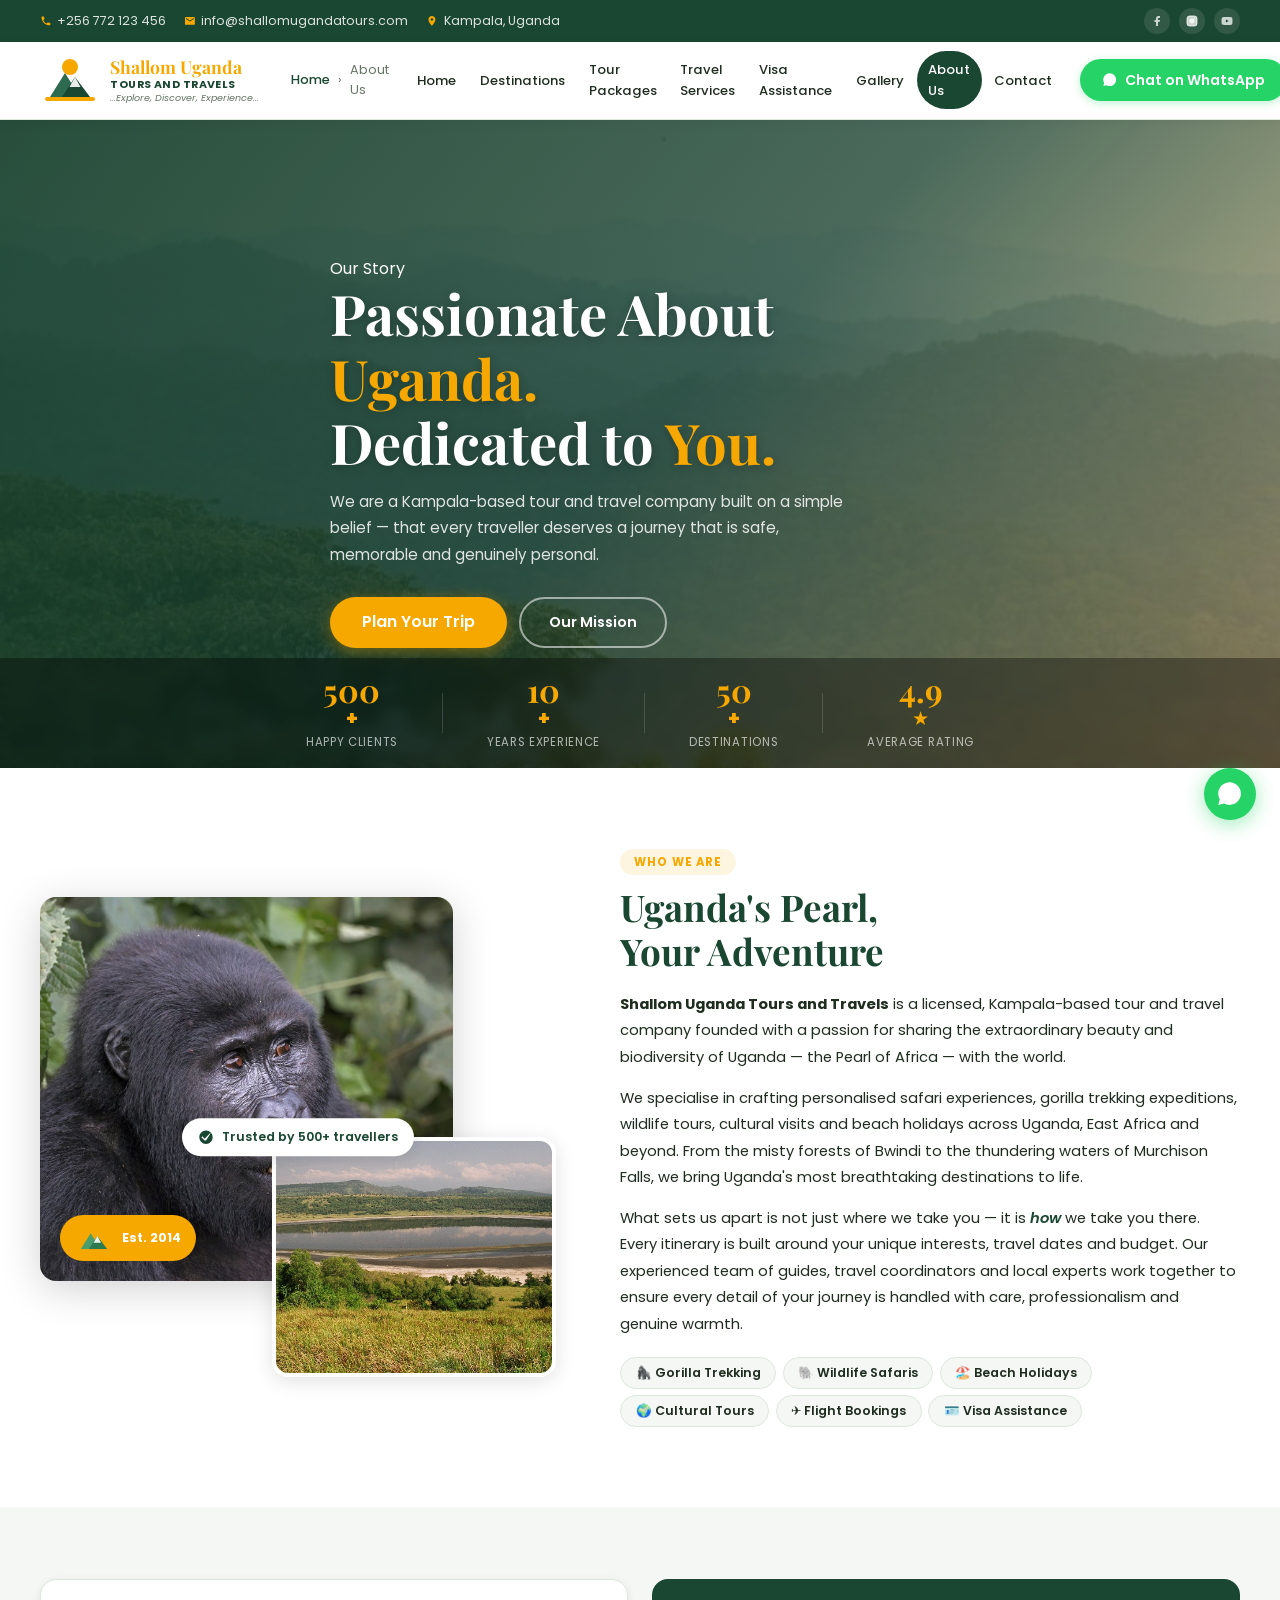
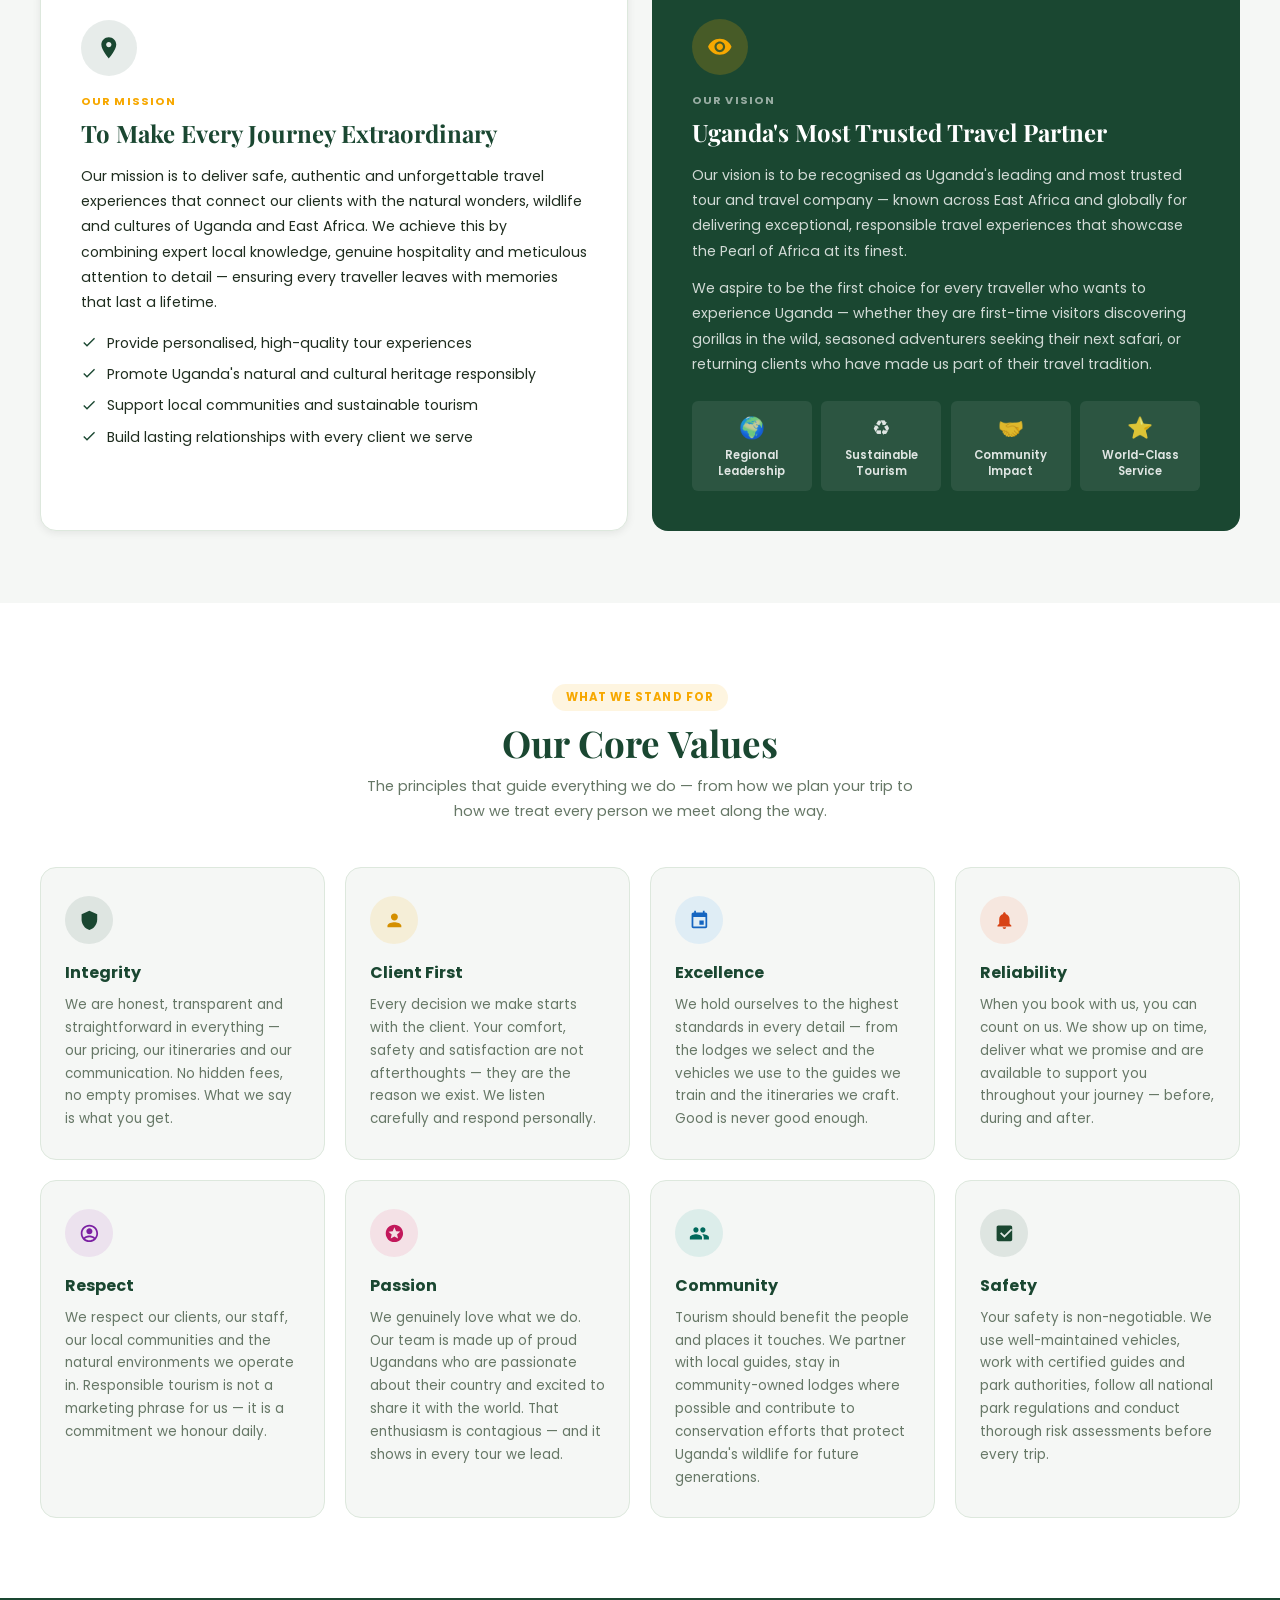
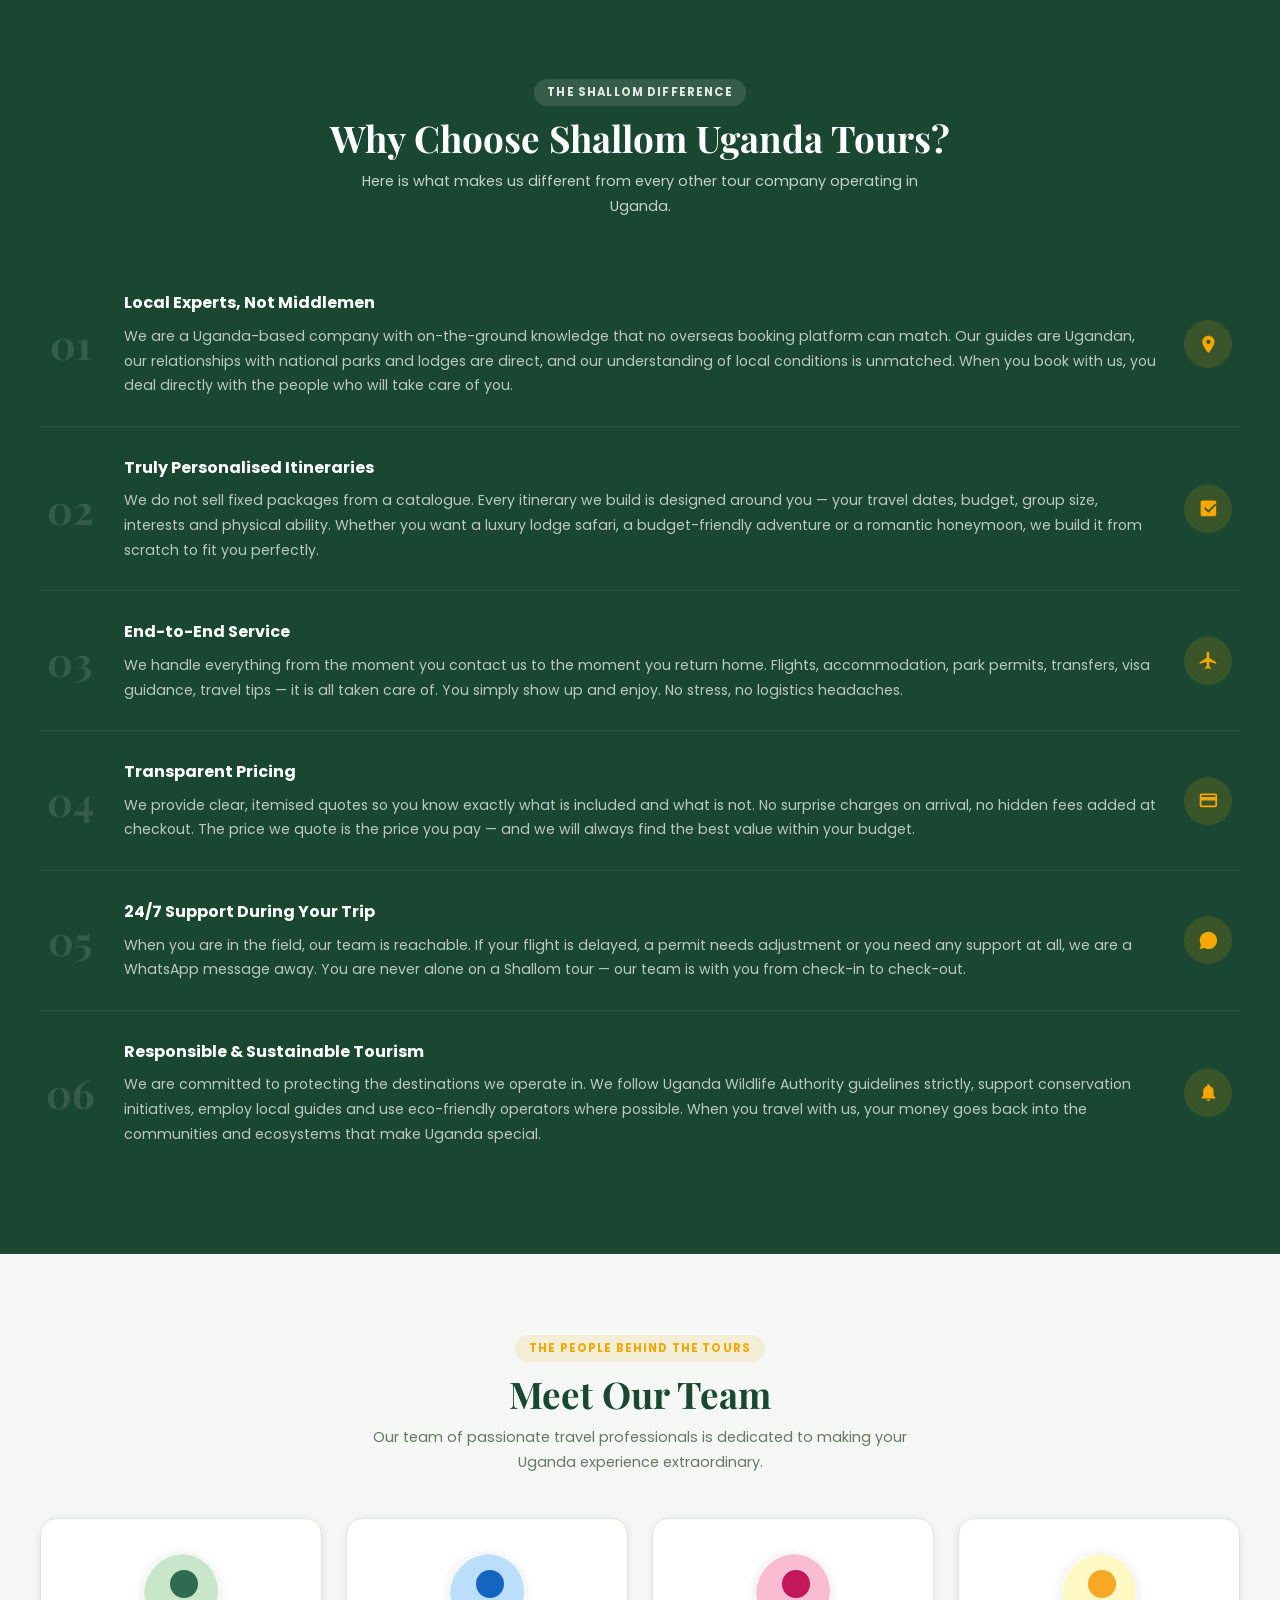
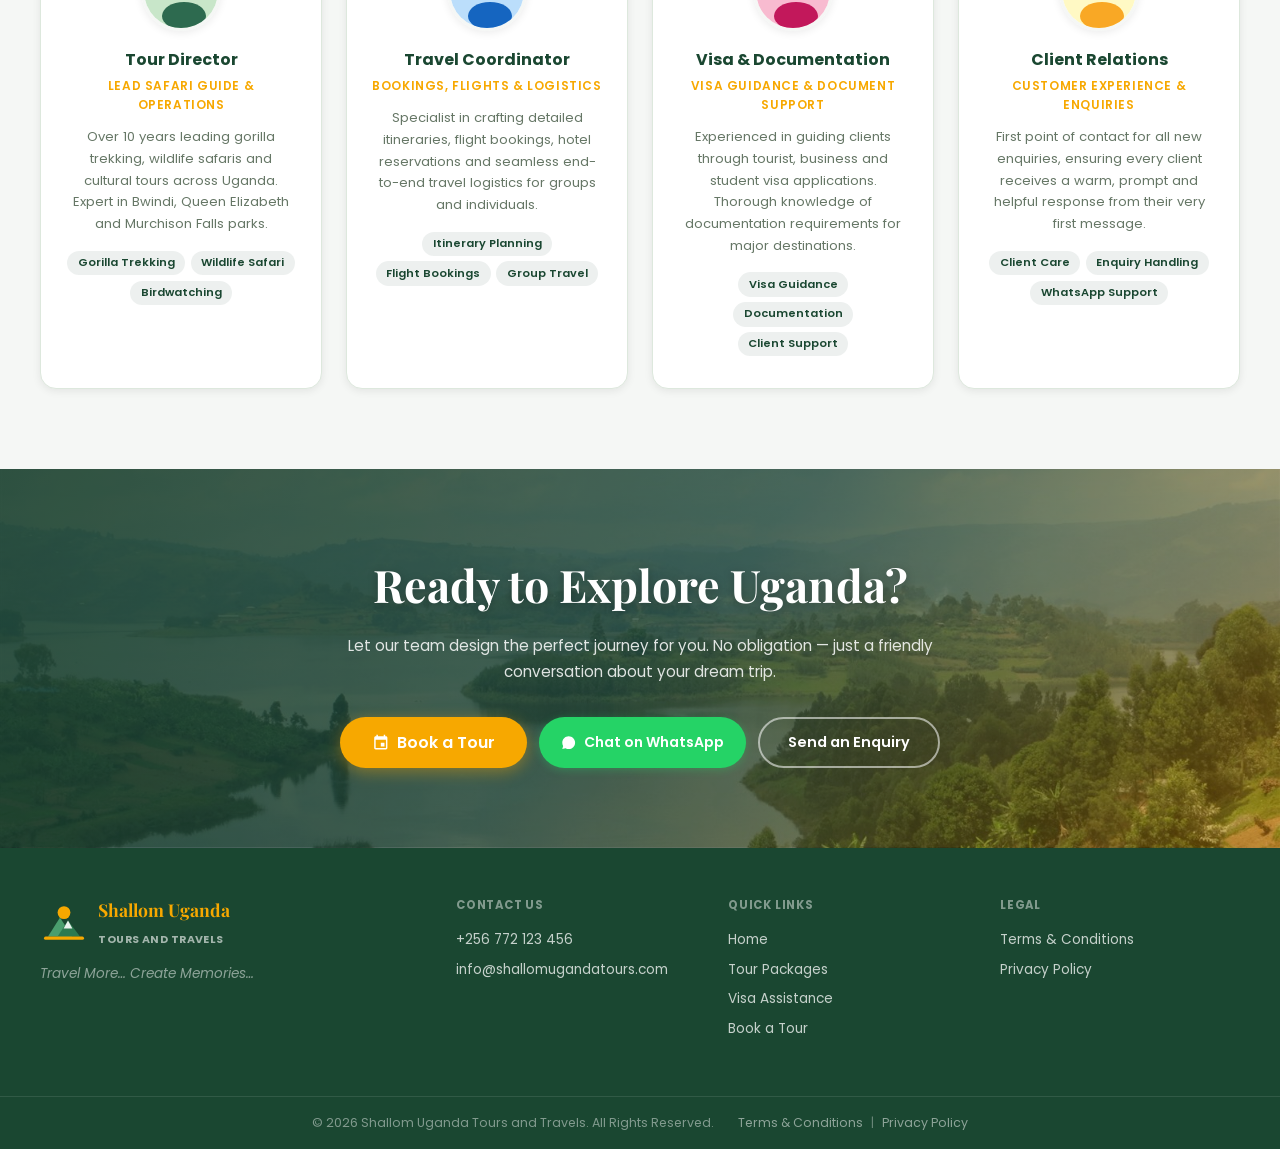
<file: about.html>
<!DOCTYPE html>
<html lang="en">
<head>
  <meta charset="UTF-8" />
  <meta name="viewport" content="width=device-width, initial-scale=1.0" />
  <meta name="description" content="About Shallom Uganda Tours and Travels — Our story, mission, vision, core values and why we are Uganda's trusted travel partner." />
  <meta property="og:type" content="website" />
  <meta property="og:title" content="About Us — Shallom Uganda Tours and Travels" />
  <meta property="og:description" content="Our story, mission, vision, core values and why we are Uganda's trusted travel partner." />
  <link rel="icon" type="image/svg+xml" href="data:image/svg+xml,%3Csvg xmlns='http://www.w3.org/2000/svg' viewBox='0 0 60 50'%3E%3Ccircle cx='30' cy='12' r='8' fill='%23f7a800'/%3E%3Cpolygon points='10,42 25,18 40,42' fill='%232d6a4f'/%3E%3Cpolygon points='22,42 35,22 50,42' fill='%231a4731'/%3E%3Cpolygon points='35,22 40.5,32 29.5,32' fill='%23fff' opacity='.9'/%3E%3Crect x='5' y='42' width='50' height='4' rx='2' fill='%23f7a800'/%3E%3C/svg%3E" />
  <title>About Us — Shallom Uganda Tours and Travels</title>
  <link rel="stylesheet" href="css/style.css" />
  <link rel="stylesheet" href="css/about.css" />
  <link rel="preconnect" href="https://fonts.googleapis.com" />
  <link rel="preconnect" href="https://fonts.gstatic.com" crossorigin />
  <link href="https://fonts.googleapis.com/css2?family=Poppins:wght@400;500;600;700;800&family=Playfair+Display:wght@700&display=swap" rel="stylesheet" />
</head>
<body class="loaded">

  <!-- TOP BAR -->
  <div class="topbar">
    <div class="container topbar__inner">
      <div class="topbar__left">
        <a href="tel:+256772123456" class="topbar__item">
          <svg class="topbar__icon" viewBox="0 0 24 24" aria-hidden="true"><path d="M6.6 10.8c1.4 2.8 3.8 5.1 6.6 6.6l2.2-2.2c.27-.27.67-.36 1.02-.24 1.12.37 2.33.57 3.58.57.55 0 1 .45 1 1V20c0 .55-.45 1-1 1C10.56 21 3 13.44 3 4c0-.55.45-1 1-1h3.5c.55 0 1 .45 1 1 0 1.25.2 2.45.57 3.57.11.35.03.74-.24 1.01L6.6 10.8z"/></svg>
          +256 772 123 456
        </a>
        <a href="mailto:info@shallomugandatours.com" class="topbar__item">
          <svg class="topbar__icon" viewBox="0 0 24 24" aria-hidden="true"><path d="M20 4H4c-1.1 0-2 .9-2 2v12c0 1.1.9 2 2 2h16c1.1 0 2-.9 2-2V6c0-1.1-.9-2-2-2zm0 4l-8 5-8-5V6l8 5 8-5v2z"/></svg>
          info@shallomugandatours.com
        </a>
        <span class="topbar__item">
          <svg class="topbar__icon" viewBox="0 0 24 24" aria-hidden="true"><path d="M12 2C8.13 2 5 5.13 5 9c0 5.25 7 13 7 13s7-7.75 7-13c0-3.87-3.13-7-7-7zm0 9.5c-1.38 0-2.5-1.12-2.5-2.5s1.12-2.5 2.5-2.5 2.5 1.12 2.5 2.5-1.12 2.5-2.5 2.5z"/></svg>
          Kampala, Uganda
        </span>
      </div>
      <div class="topbar__right">
        <a href="https://www.facebook.com/shallomugandatours" class="topbar__social" aria-label="Facebook"><svg viewBox="0 0 24 24" aria-hidden="true"><path d="M18 2h-3a5 5 0 0 0-5 5v3H7v4h3v8h4v-8h3l1-4h-4V7a1 1 0 0 1 1-1h3z"/></svg></a>
        <a href="https://www.instagram.com/shallomugandatours" class="topbar__social" aria-label="Instagram"><svg viewBox="0 0 24 24" aria-hidden="true" fill="none" stroke="currentColor" stroke-width="2"><rect x="2" y="2" width="20" height="20" rx="5"/><circle cx="12" cy="12" r="4"/><circle cx="17.5" cy="6.5" r=".5" fill="currentColor"/></svg></a>
        <a href="https://www.youtube.com/@shallomugandatours" class="topbar__social" aria-label="YouTube"><svg viewBox="0 0 24 24" aria-hidden="true"><path d="M22.54 6.42a2.78 2.78 0 0 0-1.95-1.96C18.88 4 12 4 12 4s-6.88 0-8.59.46a2.78 2.78 0 0 0-1.95 1.96A29 29 0 0 0 1 12a29 29 0 0 0 .46 5.58A2.78 2.78 0 0 0 3.41 19.6C5.12 20 12 20 12 20s6.88 0 8.59-.46a2.78 2.78 0 0 0 1.95-1.95A29 29 0 0 0 23 12a29 29 0 0 0-.46-5.58z"/><polygon points="9.75 15.02 15.5 12 9.75 8.98 9.75 15.02" fill="#1a4731"/></svg></a>
      </div>
    </div>
  </div>

  <!-- HEADER -->
  <header class="header" role="banner">
    <div class="container header__inner">
      <a href="index.html" class="logo" aria-label="Shallom Uganda Tours — home">
        <div class="logo__icon" aria-hidden="true">
          <svg viewBox="0 0 60 50" width="60" height="50">
            <circle cx="30" cy="12" r="8" fill="#f7a800"/>
            <polygon points="10,42 25,18 40,42" fill="#2d6a4f"/>
            <polygon points="22,42 35,22 50,42" fill="#1a4731"/>
            <polygon points="35,22 40.5,32 29.5,32" fill="#fff" opacity=".9"/>
            <rect x="5" y="42" width="50" height="4" rx="2" fill="#f7a800"/>
          </svg>
        </div>
        <div class="logo__text">
          <span class="logo__name">Shallom Uganda</span>
          <span class="logo__sub">Tours and Travels</span>
          <span class="logo__tag">...Explore, Discover, Experience...</span>
        </div>
      </a>
      <nav class="about-breadcrumb" aria-label="Breadcrumb">
        <a href="index.html">Home</a>
        <span aria-hidden="true">›</span>
        <span aria-current="page">About Us</span>
      </nav>
            <button class="nav-toggle" id="nav-toggle" aria-label="Toggle navigation" aria-expanded="false" aria-controls="main-nav"><span></span><span></span><span></span></button>
      <nav class="nav" id="main-nav" aria-label="Main navigation">
        <ul class="nav__list">
          <li class="nav__item"><a href="index.html" class="nav__link">Home</a></li>
          <li class="nav__item"><a href="destinations.html" class="nav__link">Destinations</a></li>
          <li class="nav__item"><a href="packages.html" class="nav__link">Tour Packages</a></li>
          <li class="nav__item"><a href="services.html" class="nav__link">Travel Services</a></li>
          <li class="nav__item"><a href="visa.html" class="nav__link">Visa Assistance</a></li>
          <li class="nav__item"><a href="gallery.html" class="nav__link">Gallery</a></li>
          <li class="nav__item nav__item--active"><a href="about.html" class="nav__link">About Us</a></li>
          <li class="nav__item"><a href="contact.html" class="nav__link">Contact</a></li>
        </ul>
      </nav>
      <div class="header__cta">
        <a href="https://wa.me/256772123456" target="_blank" rel="noopener noreferrer" class="btn btn--wa">
          <svg class="btn__icon" viewBox="0 0 24 24" aria-hidden="true"><path d="M17.472 14.382c-.297-.149-1.758-.867-2.03-.967-.273-.099-.471-.148-.67.15-.197.297-.767.966-.94 1.164-.173.199-.347.223-.644.075-.297-.15-1.255-.463-2.39-1.475-.883-.788-1.48-1.761-1.653-2.059-.173-.297-.018-.458.13-.606.134-.133.298-.347.446-.52.149-.174.198-.298.298-.497.099-.198.05-.371-.025-.52-.075-.149-.669-1.612-.916-2.207-.242-.579-.487-.5-.669-.51-.173-.008-.371-.01-.57-.01-.198 0-.52.074-.792.372-.272.297-1.04 1.016-1.04 2.479 0 1.462 1.065 2.875 1.213 3.074.149.198 2.096 3.2 5.077 4.487.709.306 1.262.489 1.694.625.712.227 1.36.195 1.871.118.571-.085 1.758-.719 2.006-1.413.248-.694.248-1.289.173-1.413-.074-.124-.272-.198-.57-.347z"/><path d="M11.998 2C6.477 2 2 6.477 2 12c0 1.838.493 3.562 1.355 5.055L2 22l5.079-1.33A9.943 9.943 0 0 0 12 22c5.523 0 10-4.477 10-10S17.523 2 11.998 2z"/></svg>
          Chat on WhatsApp
        </a>
        <a href="booking.html" class="btn btn--book">Book a Tour</a>
      </div>
    </div>
  </header>

  <main>

    <!-- ============================================================
         HERO
    ============================================================ -->
    <section class="about-hero" aria-labelledby="about-hero-title">
      <div class="about-hero__bg" aria-hidden="true"></div>
      <div class="about-hero__overlay" aria-hidden="true"></div>
      <div class="container about-hero__content">
        <span class="about-hero__label">Our Story</span>
        <h1 id="about-hero-title" class="about-hero__title">
          Passionate About <span>Uganda.</span><br/>
          Dedicated to <span>You.</span>
        </h1>
        <p class="about-hero__sub">We are a Kampala-based tour and travel company built on a simple belief — that every traveller deserves a journey that is safe, memorable and genuinely personal.</p>
        <div class="about-hero__cta">
          <a href="booking.html" class="btn btn--hero">Plan Your Trip</a>
          <a href="#mission" class="btn btn--outline-white">Our Mission</a>
        </div>
      </div>

      <!-- Quick stat strip -->
      <div class="about-hero__stats">
        <div class="container about-hero__stats-inner">
          <div class="about-stat">
            <strong class="about-stat__num" data-target="500">0</strong>
            <span class="about-stat__suffix">+</span>
            <span class="about-stat__label">Happy Clients</span>
          </div>
          <div class="about-stat__div" aria-hidden="true"></div>
          <div class="about-stat">
            <strong class="about-stat__num" data-target="10">0</strong>
            <span class="about-stat__suffix">+</span>
            <span class="about-stat__label">Years Experience</span>
          </div>
          <div class="about-stat__div" aria-hidden="true"></div>
          <div class="about-stat">
            <strong class="about-stat__num" data-target="50">0</strong>
            <span class="about-stat__suffix">+</span>
            <span class="about-stat__label">Destinations</span>
          </div>
          <div class="about-stat__div" aria-hidden="true"></div>
          <div class="about-stat">
            <strong class="about-stat__num" data-target="4.9">0</strong>
            <span class="about-stat__suffix">★</span>
            <span class="about-stat__label">Average Rating</span>
          </div>
        </div>
      </div>
    </section>

    <!-- ============================================================
         COMPANY INTRODUCTION
    ============================================================ -->
    <section class="about-intro" aria-labelledby="intro-title">
      <div class="container about-intro__inner">

        <!-- Image side -->
        <div class="about-intro__visual" aria-hidden="true">
          <div class="about-intro__img-main about-intro__img-main--placeholder">
            <div class="about-intro__img-badge">
              <svg viewBox="0 0 60 50" width="40" height="34">
                <circle cx="30" cy="12" r="8" fill="#f7a800"/>
                <polygon points="10,42 25,18 40,42" fill="#4a9e6e"/>
                <polygon points="22,42 35,22 50,42" fill="#2d7a50"/>
                <polygon points="35,22 40.5,32 29.5,32" fill="#fff" opacity=".9"/>
                <rect x="5" y="42" width="50" height="4" rx="2" fill="#f7a800"/>
              </svg>
              <span>Est. 2014</span>
            </div>
          </div>
          <div class="about-intro__img-secondary about-intro__img-secondary--placeholder"></div>
          <div class="about-intro__experience-pill">
            <svg viewBox="0 0 24 24" aria-hidden="true"><path d="M12 2C6.48 2 2 6.48 2 12s4.48 10 10 10 10-4.48 10-10S17.52 2 12 2zm-2 15l-5-5 1.41-1.41L10 14.17l7.59-7.59L19 6l-7 11z"/></svg>
            <span>Trusted by 500+ travellers</span>
          </div>
        </div>

        <!-- Text side -->
        <div class="about-intro__text">
          <span class="about-label">Who We Are</span>
          <h2 id="intro-title" class="about-intro__title">
            Uganda's Pearl, <br/>Your Adventure
          </h2>
          <p><strong>Shallom Uganda Tours and Travels</strong> is a licensed, Kampala-based tour and travel company founded with a passion for sharing the extraordinary beauty and biodiversity of Uganda — the Pearl of Africa — with the world.</p>
          <p>We specialise in crafting personalised safari experiences, gorilla trekking expeditions, wildlife tours, cultural visits and beach holidays across Uganda, East Africa and beyond. From the misty forests of Bwindi to the thundering waters of Murchison Falls, we bring Uganda's most breathtaking destinations to life.</p>
          <p>What sets us apart is not just where we take you — it is <em>how</em> we take you there. Every itinerary is built around your unique interests, travel dates and budget. Our experienced team of guides, travel coordinators and local experts work together to ensure every detail of your journey is handled with care, professionalism and genuine warmth.</p>

          <div class="about-intro__tags">
            <span class="about-tag">🦍 Gorilla Trekking</span>
            <span class="about-tag">🐘 Wildlife Safaris</span>
            <span class="about-tag">🏖️ Beach Holidays</span>
            <span class="about-tag">🌍 Cultural Tours</span>
            <span class="about-tag">✈️ Flight Bookings</span>
            <span class="about-tag">🪪 Visa Assistance</span>
          </div>
        </div>

      </div>
    </section>

    <!-- ============================================================
         MISSION & VISION
    ============================================================ -->
    <section class="about-mv" id="mission" aria-labelledby="mv-title">
      <div class="container">
        <div class="about-mv__grid">

          <!-- Mission -->
          <div class="about-mv__card about-mv__card--mission">
            <div class="about-mv__icon" aria-hidden="true">
              <svg viewBox="0 0 24 24"><path d="M12 2C8.13 2 5 5.13 5 9c0 5.25 7 13 7 13s7-7.75 7-13c0-3.87-3.13-7-7-7zm0 9.5c-1.38 0-2.5-1.12-2.5-2.5s1.12-2.5 2.5-2.5 2.5 1.12 2.5 2.5-1.12 2.5-2.5 2.5z"/></svg>
            </div>
            <span class="about-mv__label">Our Mission</span>
            <h2 id="mv-title" class="about-mv__title">To Make Every Journey Extraordinary</h2>
            <p class="about-mv__text">Our mission is to deliver safe, authentic and unforgettable travel experiences that connect our clients with the natural wonders, wildlife and cultures of Uganda and East Africa. We achieve this by combining expert local knowledge, genuine hospitality and meticulous attention to detail — ensuring every traveller leaves with memories that last a lifetime.</p>
            <ul class="about-mv__list">
              <li>
                <svg viewBox="0 0 24 24" aria-hidden="true"><path d="M9 16.17L4.83 12l-1.42 1.41L9 19 21 7l-1.41-1.41z"/></svg>
                Provide personalised, high-quality tour experiences
              </li>
              <li>
                <svg viewBox="0 0 24 24" aria-hidden="true"><path d="M9 16.17L4.83 12l-1.42 1.41L9 19 21 7l-1.41-1.41z"/></svg>
                Promote Uganda's natural and cultural heritage responsibly
              </li>
              <li>
                <svg viewBox="0 0 24 24" aria-hidden="true"><path d="M9 16.17L4.83 12l-1.42 1.41L9 19 21 7l-1.41-1.41z"/></svg>
                Support local communities and sustainable tourism
              </li>
              <li>
                <svg viewBox="0 0 24 24" aria-hidden="true"><path d="M9 16.17L4.83 12l-1.42 1.41L9 19 21 7l-1.41-1.41z"/></svg>
                Build lasting relationships with every client we serve
              </li>
            </ul>
          </div>

          <!-- Vision -->
          <div class="about-mv__card about-mv__card--vision">
            <div class="about-mv__icon" aria-hidden="true">
              <svg viewBox="0 0 24 24"><path d="M12 4.5C7 4.5 2.73 7.61 1 12c1.73 4.39 6 7.5 11 7.5s9.27-3.11 11-7.5c-1.73-4.39-6-7.5-11-7.5zM12 17c-2.76 0-5-2.24-5-5s2.24-5 5-5 5 2.24 5 5-2.24 5-5 5zm0-8c-1.66 0-3 1.34-3 3s1.34 3 3 3 3-1.34 3-3-1.34-3-3-3z"/></svg>
            </div>
            <span class="about-mv__label">Our Vision</span>
            <h2 class="about-mv__title">Uganda's Most Trusted Travel Partner</h2>
            <p class="about-mv__text">Our vision is to be recognised as Uganda's leading and most trusted tour and travel company — known across East Africa and globally for delivering exceptional, responsible travel experiences that showcase the Pearl of Africa at its finest.</p>
            <p class="about-mv__text">We aspire to be the first choice for every traveller who wants to experience Uganda — whether they are first-time visitors discovering gorillas in the wild, seasoned adventurers seeking their next safari, or returning clients who have made us part of their travel tradition.</p>
            <div class="about-mv__vision-pillars">
              <div class="about-mv__pillar">
                <span>🌍</span>
                <span>Regional<br/>Leadership</span>
              </div>
              <div class="about-mv__pillar">
                <span>♻️</span>
                <span>Sustainable<br/>Tourism</span>
              </div>
              <div class="about-mv__pillar">
                <span>🤝</span>
                <span>Community<br/>Impact</span>
              </div>
              <div class="about-mv__pillar">
                <span>⭐</span>
                <span>World-Class<br/>Service</span>
              </div>
            </div>
          </div>

        </div>
      </div>
    </section>

    <!-- ============================================================
         CORE VALUES
    ============================================================ -->
    <section class="about-values" aria-labelledby="values-title">
      <div class="container">
        <div class="about-section-head">
          <span class="about-label">What We Stand For</span>
          <h2 id="values-title" class="about-section-head__title">Our Core Values</h2>
          <p class="about-section-head__sub">The principles that guide everything we do — from how we plan your trip to how we treat every person we meet along the way.</p>
        </div>

        <div class="values-grid">

          <div class="value-card">
            <div class="value-card__icon value-card__icon--1" aria-hidden="true">
              <svg viewBox="0 0 24 24"><path d="M12 1L3 5v6c0 5.55 3.84 10.74 9 12 5.16-1.26 9-6.45 9-12V5l-9-4z"/></svg>
            </div>
            <h3 class="value-card__name">Integrity</h3>
            <p class="value-card__desc">We are honest, transparent and straightforward in everything — our pricing, our itineraries and our communication. No hidden fees, no empty promises. What we say is what you get.</p>
          </div>

          <div class="value-card">
            <div class="value-card__icon value-card__icon--2" aria-hidden="true">
              <svg viewBox="0 0 24 24"><path d="M12 12c2.21 0 4-1.79 4-4s-1.79-4-4-4-4 1.79-4 4 1.79 4 4 4zm0 2c-2.67 0-8 1.34-8 4v2h16v-2c0-2.66-5.33-4-8-4z"/></svg>
            </div>
            <h3 class="value-card__name">Client First</h3>
            <p class="value-card__desc">Every decision we make starts with the client. Your comfort, safety and satisfaction are not afterthoughts — they are the reason we exist. We listen carefully and respond personally.</p>
          </div>

          <div class="value-card">
            <div class="value-card__icon value-card__icon--3" aria-hidden="true">
              <svg viewBox="0 0 24 24"><path d="M17 12h-5v5h5v-5zM16 1v2H8V1H6v2H5c-1.11 0-1.99.9-1.99 2L3 19c0 1.1.89 2 2 2h14c1.1 0 2-.9 2-2V5c0-1.1-.9-2-2-2h-1V1h-2zm3 18H5V8h14v11z"/></svg>
            </div>
            <h3 class="value-card__name">Excellence</h3>
            <p class="value-card__desc">We hold ourselves to the highest standards in every detail — from the lodges we select and the vehicles we use to the guides we train and the itineraries we craft. Good is never good enough.</p>
          </div>

          <div class="value-card">
            <div class="value-card__icon value-card__icon--4" aria-hidden="true">
              <svg viewBox="0 0 24 24"><path d="M12 22c1.1 0 2-.9 2-2h-4c0 1.1.9 2 2 2zm6-6v-5c0-3.07-1.64-5.64-4.5-6.32V4c0-.83-.67-1.5-1.5-1.5s-1.5.67-1.5 1.5v.68C7.63 5.36 6 7.92 6 11v5l-2 2v1h16v-1l-2-2z"/></svg>
            </div>
            <h3 class="value-card__name">Reliability</h3>
            <p class="value-card__desc">When you book with us, you can count on us. We show up on time, deliver what we promise and are available to support you throughout your journey — before, during and after.</p>
          </div>

          <div class="value-card">
            <div class="value-card__icon value-card__icon--5" aria-hidden="true">
              <svg viewBox="0 0 24 24"><path d="M12 2C6.48 2 2 6.48 2 12s4.48 10 10 10 10-4.48 10-10S17.52 2 12 2zM7.07 18.28c.43-.9 3.05-1.78 4.93-1.78s4.51.88 4.93 1.78C15.57 19.36 13.86 20 12 20s-3.57-.64-4.93-1.72zm11.29-1.45c-1.43-1.74-4.9-2.33-6.36-2.33s-4.93.59-6.36 2.33A7.95 7.95 0 0 1 4 12c0-4.41 3.59-8 8-8s8 3.59 8 8c0 1.82-.62 3.49-1.64 4.83zM12 6c-1.94 0-3.5 1.56-3.5 3.5S10.06 13 12 13s3.5-1.56 3.5-3.5S13.94 6 12 6z"/></svg>
            </div>
            <h3 class="value-card__name">Respect</h3>
            <p class="value-card__desc">We respect our clients, our staff, our local communities and the natural environments we operate in. Responsible tourism is not a marketing phrase for us — it is a commitment we honour daily.</p>
          </div>

          <div class="value-card">
            <div class="value-card__icon value-card__icon--6" aria-hidden="true">
              <svg viewBox="0 0 24 24"><path d="M11.99 2C6.47 2 2 6.48 2 12s4.47 10 9.99 10C17.52 22 22 17.52 22 12S17.52 2 11.99 2zm4.24 16L12 15.45 7.77 18l1.12-4.81-3.73-3.23 4.92-.42L12 5l1.92 4.53 4.92.42-3.73 3.23L16.23 18z"/></svg>
            </div>
            <h3 class="value-card__name">Passion</h3>
            <p class="value-card__desc">We genuinely love what we do. Our team is made up of proud Ugandans who are passionate about their country and excited to share it with the world. That enthusiasm is contagious — and it shows in every tour we lead.</p>
          </div>

          <div class="value-card">
            <div class="value-card__icon value-card__icon--7" aria-hidden="true">
              <svg viewBox="0 0 24 24"><path d="M16 11c1.66 0 2.99-1.34 2.99-3S17.66 5 16 5c-1.66 0-3 1.34-3 3s1.34 3 3 3zm-8 0c1.66 0 2.99-1.34 2.99-3S9.66 5 8 5C6.34 5 5 6.34 5 8s1.34 3 3 3zm0 2c-2.33 0-7 1.17-7 3.5V19h14v-2.5c0-2.33-4.67-3.5-7-3.5zm8 0c-.29 0-.62.02-.97.05 1.16.84 1.97 1.97 1.97 3.45V19h6v-2.5c0-2.33-4.67-3.5-7-3.5z"/></svg>
            </div>
            <h3 class="value-card__name">Community</h3>
            <p class="value-card__desc">Tourism should benefit the people and places it touches. We partner with local guides, stay in community-owned lodges where possible and contribute to conservation efforts that protect Uganda's wildlife for future generations.</p>
          </div>

          <div class="value-card">
            <div class="value-card__icon value-card__icon--8" aria-hidden="true">
              <svg viewBox="0 0 24 24"><path d="M19 3H5c-1.1 0-2 .9-2 2v14c0 1.1.9 2 2 2h14c1.1 0 2-.9 2-2V5c0-1.1-.9-2-2-2zm-7 14l-5-5 1.41-1.41L12 14.17l7.59-7.59L21 8l-9 9z"/></svg>
            </div>
            <h3 class="value-card__name">Safety</h3>
            <p class="value-card__desc">Your safety is non-negotiable. We use well-maintained vehicles, work with certified guides and park authorities, follow all national park regulations and conduct thorough risk assessments before every trip.</p>
          </div>

        </div>
      </div>
    </section>

    <!-- ============================================================
         WHY CHOOSE SHALLOM
    ============================================================ -->
    <section class="about-why" aria-labelledby="why-title">
      <div class="container">
        <div class="about-section-head about-section-head--light">
          <span class="about-label about-label--light">The Shallom Difference</span>
          <h2 id="why-title" class="about-section-head__title about-section-head__title--light">Why Choose Shallom Uganda Tours?</h2>
          <p class="about-section-head__sub about-section-head__sub--light">Here is what makes us different from every other tour company operating in Uganda.</p>
        </div>

        <div class="why-features">

          <div class="why-feature">
            <div class="why-feature__num" aria-hidden="true">01</div>
            <div class="why-feature__content">
              <h3>Local Experts, Not Middlemen</h3>
              <p>We are a Uganda-based company with on-the-ground knowledge that no overseas booking platform can match. Our guides are Ugandan, our relationships with national parks and lodges are direct, and our understanding of local conditions is unmatched. When you book with us, you deal directly with the people who will take care of you.</p>
            </div>
            <div class="why-feature__icon" aria-hidden="true">
              <svg viewBox="0 0 24 24"><path d="M12 2C8.13 2 5 5.13 5 9c0 5.25 7 13 7 13s7-7.75 7-13c0-3.87-3.13-7-7-7zm0 9.5c-1.38 0-2.5-1.12-2.5-2.5s1.12-2.5 2.5-2.5 2.5 1.12 2.5 2.5-1.12 2.5-2.5 2.5z"/></svg>
            </div>
          </div>

          <div class="why-feature">
            <div class="why-feature__num" aria-hidden="true">02</div>
            <div class="why-feature__content">
              <h3>Truly Personalised Itineraries</h3>
              <p>We do not sell fixed packages from a catalogue. Every itinerary we build is designed around you — your travel dates, budget, group size, interests and physical ability. Whether you want a luxury lodge safari, a budget-friendly adventure or a romantic honeymoon, we build it from scratch to fit you perfectly.</p>
            </div>
            <div class="why-feature__icon" aria-hidden="true">
              <svg viewBox="0 0 24 24"><path d="M19 3H5c-1.1 0-2 .9-2 2v14c0 1.1.9 2 2 2h14c1.1 0 2-.9 2-2V5c0-1.1-.9-2-2-2zm-7 14l-5-5 1.41-1.41L12 14.17l7.59-7.59L21 8l-9 9z"/></svg>
            </div>
          </div>

          <div class="why-feature">
            <div class="why-feature__num" aria-hidden="true">03</div>
            <div class="why-feature__content">
              <h3>End-to-End Service</h3>
              <p>We handle everything from the moment you contact us to the moment you return home. Flights, accommodation, park permits, transfers, visa guidance, travel tips — it is all taken care of. You simply show up and enjoy. No stress, no logistics headaches.</p>
            </div>
            <div class="why-feature__icon" aria-hidden="true">
              <svg viewBox="0 0 24 24"><path d="M21 16v-2l-8-5V3.5c0-.83-.67-1.5-1.5-1.5S10 2.67 10 3.5V9l-8 5v2l8-2.5V19l-2 1.5V22l3.5-1 3.5 1v-1.5L13 19v-5.5l8 2.5z"/></svg>
            </div>
          </div>

          <div class="why-feature">
            <div class="why-feature__num" aria-hidden="true">04</div>
            <div class="why-feature__content">
              <h3>Transparent Pricing</h3>
              <p>We provide clear, itemised quotes so you know exactly what is included and what is not. No surprise charges on arrival, no hidden fees added at checkout. The price we quote is the price you pay — and we will always find the best value within your budget.</p>
            </div>
            <div class="why-feature__icon" aria-hidden="true">
              <svg viewBox="0 0 24 24"><path d="M20 4H4c-1.11 0-2 .89-2 2v12c0 1.11.89 2 2 2h16c1.11 0 2-.89 2-2V6c0-1.11-.89-2-2-2zm0 14H4v-6h16v6zm0-10H4V6h16v2z"/></svg>
            </div>
          </div>

          <div class="why-feature">
            <div class="why-feature__num" aria-hidden="true">05</div>
            <div class="why-feature__content">
              <h3>24/7 Support During Your Trip</h3>
              <p>When you are in the field, our team is reachable. If your flight is delayed, a permit needs adjustment or you need any support at all, we are a WhatsApp message away. You are never alone on a Shallom tour — our team is with you from check-in to check-out.</p>
            </div>
            <div class="why-feature__icon" aria-hidden="true">
              <svg viewBox="0 0 24 24"><path d="M17.472 14.382c-.297-.149-1.758-.867-2.03-.967-.273-.099-.471-.148-.67.15-.197.297-.767.966-.94 1.164-.173.199-.347.223-.644.075-.297-.15-1.255-.463-2.39-1.475-.883-.788-1.48-1.761-1.653-2.059-.173-.297-.018-.458.13-.606.134-.133.298-.347.446-.52.149-.174.198-.298.298-.497.099-.198.05-.371-.025-.52-.075-.149-.669-1.612-.916-2.207-.242-.579-.487-.5-.669-.51-.173-.008-.371-.01-.57-.01-.198 0-.52.074-.792.372-.272.297-1.04 1.016-1.04 2.479 0 1.462 1.065 2.875 1.213 3.074.149.198 2.096 3.2 5.077 4.487.709.306 1.262.489 1.694.625.712.227 1.36.195 1.871.118.571-.085 1.758-.719 2.006-1.413.248-.694.248-1.289.173-1.413-.074-.124-.272-.198-.57-.347z"/><path d="M11.998 2C6.477 2 2 6.477 2 12c0 1.838.493 3.562 1.355 5.055L2 22l5.079-1.33A9.943 9.943 0 0 0 12 22c5.523 0 10-4.477 10-10S17.523 2 11.998 2z"/></svg>
            </div>
          </div>

          <div class="why-feature">
            <div class="why-feature__num" aria-hidden="true">06</div>
            <div class="why-feature__content">
              <h3>Responsible &amp; Sustainable Tourism</h3>
              <p>We are committed to protecting the destinations we operate in. We follow Uganda Wildlife Authority guidelines strictly, support conservation initiatives, employ local guides and use eco-friendly operators where possible. When you travel with us, your money goes back into the communities and ecosystems that make Uganda special.</p>
            </div>
            <div class="why-feature__icon" aria-hidden="true">
              <svg viewBox="0 0 24 24"><path d="M12 22c1.1 0 2-.9 2-2h-4c0 1.1.9 2 2 2zm6-6v-5c0-3.07-1.64-5.64-4.5-6.32V4c0-.83-.67-1.5-1.5-1.5s-1.5.67-1.5 1.5v.68C7.63 5.36 6 7.92 6 11v5l-2 2v1h16v-1l-2-2z"/></svg>
            </div>
          </div>

        </div>
      </div>
    </section>

    <!-- ============================================================
         TEAM SECTION
    ============================================================ -->
    <section class="about-team" aria-labelledby="team-title">
      <div class="container">
        <div class="about-section-head">
          <span class="about-label">The People Behind the Tours</span>
          <h2 id="team-title" class="about-section-head__title">Meet Our Team</h2>
          <p class="about-section-head__sub">Our team of passionate travel professionals is dedicated to making your Uganda experience extraordinary.</p>
        </div>

        <div class="team-grid">
          <div class="team-card">
            <div class="team-card__avatar team-card__avatar--1" aria-hidden="true">
              <svg viewBox="0 0 80 80" width="80" height="80">
                <circle cx="40" cy="40" r="40" fill="#c8e6c9"/>
                <circle cx="40" cy="30" r="14" fill="#2d6a4f"/>
                <ellipse cx="40" cy="62" rx="22" ry="14" fill="#2d6a4f"/>
              </svg>
            </div>
            <h3 class="team-card__name">Tour Director</h3>
            <span class="team-card__role">Lead Safari Guide &amp; Operations</span>
            <p class="team-card__bio">Over 10 years leading gorilla trekking, wildlife safaris and cultural tours across Uganda. Expert in Bwindi, Queen Elizabeth and Murchison Falls parks.</p>
            <div class="team-card__skills">
              <span>Gorilla Trekking</span>
              <span>Wildlife Safari</span>
              <span>Birdwatching</span>
            </div>
          </div>

          <div class="team-card">
            <div class="team-card__avatar team-card__avatar--2" aria-hidden="true">
              <svg viewBox="0 0 80 80" width="80" height="80">
                <circle cx="40" cy="40" r="40" fill="#bbdefb"/>
                <circle cx="40" cy="30" r="14" fill="#1565c0"/>
                <ellipse cx="40" cy="62" rx="22" ry="14" fill="#1565c0"/>
              </svg>
            </div>
            <h3 class="team-card__name">Travel Coordinator</h3>
            <span class="team-card__role">Bookings, Flights &amp; Logistics</span>
            <p class="team-card__bio">Specialist in crafting detailed itineraries, flight bookings, hotel reservations and seamless end-to-end travel logistics for groups and individuals.</p>
            <div class="team-card__skills">
              <span>Itinerary Planning</span>
              <span>Flight Bookings</span>
              <span>Group Travel</span>
            </div>
          </div>

          <div class="team-card">
            <div class="team-card__avatar team-card__avatar--3" aria-hidden="true">
              <svg viewBox="0 0 80 80" width="80" height="80">
                <circle cx="40" cy="40" r="40" fill="#f8bbd0"/>
                <circle cx="40" cy="30" r="14" fill="#c2185b"/>
                <ellipse cx="40" cy="62" rx="22" ry="14" fill="#c2185b"/>
              </svg>
            </div>
            <h3 class="team-card__name">Visa &amp; Documentation</h3>
            <span class="team-card__role">Visa Guidance &amp; Document Support</span>
            <p class="team-card__bio">Experienced in guiding clients through tourist, business and student visa applications. Thorough knowledge of documentation requirements for major destinations.</p>
            <div class="team-card__skills">
              <span>Visa Guidance</span>
              <span>Documentation</span>
              <span>Client Support</span>
            </div>
          </div>

          <div class="team-card">
            <div class="team-card__avatar team-card__avatar--4" aria-hidden="true">
              <svg viewBox="0 0 80 80" width="80" height="80">
                <circle cx="40" cy="40" r="40" fill="#fff9c4"/>
                <circle cx="40" cy="30" r="14" fill="#f9a825"/>
                <ellipse cx="40" cy="62" rx="22" ry="14" fill="#f9a825"/>
              </svg>
            </div>
            <h3 class="team-card__name">Client Relations</h3>
            <span class="team-card__role">Customer Experience &amp; Enquiries</span>
            <p class="team-card__bio">First point of contact for all new enquiries, ensuring every client receives a warm, prompt and helpful response from their very first message.</p>
            <div class="team-card__skills">
              <span>Client Care</span>
              <span>Enquiry Handling</span>
              <span>WhatsApp Support</span>
            </div>
          </div>
        </div>
      </div>
    </section>

    <!-- ============================================================
         CTA BANNER
    ============================================================ -->
    <section class="about-cta" aria-labelledby="cta-title">
      <div class="about-cta__bg" aria-hidden="true"></div>
      <div class="about-cta__overlay" aria-hidden="true"></div>
      <div class="container about-cta__content">
        <h2 id="cta-title" class="about-cta__title">Ready to Explore Uganda?</h2>
        <p class="about-cta__sub">Let our team design the perfect journey for you. No obligation — just a friendly conversation about your dream trip.</p>
        <div class="about-cta__actions">
          <a href="booking.html" class="btn btn--hero">
            <svg class="btn__icon" viewBox="0 0 24 24" aria-hidden="true"><path d="M17 12h-5v5h5v-5zM16 1v2H8V1H6v2H5c-1.11 0-1.99.9-1.99 2L3 19c0 1.1.89 2 2 2h14c1.1 0 2-.9 2-2V5c0-1.1-.9-2-2-2h-1V1h-2zm3 18H5V8h14v11z"/></svg>
            Book a Tour
          </a>
          <a href="https://wa.me/256772123456?text=Hello%2C%20I%27d%20like%20to%20find%20out%20more%20about%20your%20tours." target="_blank" rel="noopener noreferrer" class="btn btn--wa btn--lg">
            <svg class="btn__icon" viewBox="0 0 24 24" aria-hidden="true"><path d="M17.472 14.382c-.297-.149-1.758-.867-2.03-.967-.273-.099-.471-.148-.67.15-.197.297-.767.966-.94 1.164-.173.199-.347.223-.644.075-.297-.15-1.255-.463-2.39-1.475-.883-.788-1.48-1.761-1.653-2.059-.173-.297-.018-.458.13-.606.134-.133.298-.347.446-.52.149-.174.198-.298.298-.497.099-.198.05-.371-.025-.52-.075-.149-.669-1.612-.916-2.207-.242-.579-.487-.5-.669-.51-.173-.008-.371-.01-.57-.01-.198 0-.52.074-.792.372-.272.297-1.04 1.016-1.04 2.479 0 1.462 1.065 2.875 1.213 3.074.149.198 2.096 3.2 5.077 4.487.709.306 1.262.489 1.694.625.712.227 1.36.195 1.871.118.571-.085 1.758-.719 2.006-1.413.248-.694.248-1.289.173-1.413-.074-.124-.272-.198-.57-.347z"/><path d="M11.998 2C6.477 2 2 6.477 2 12c0 1.838.493 3.562 1.355 5.055L2 22l5.079-1.33A9.943 9.943 0 0 0 12 22c5.523 0 10-4.477 10-10S17.523 2 11.998 2z"/></svg>
            Chat on WhatsApp
          </a>
          <a href="index.html#contact" class="btn btn--outline-white">Send an Enquiry</a>
        </div>
      </div>
    </section>

  </main>

  <!-- FOOTER -->
  <footer class="footer" role="contentinfo">
    <div class="footer__main">
      <div class="container footer__grid">
        <div class="footer__brand">
          <div class="footer__logo">
            <div class="logo__icon logo__icon--sm" aria-hidden="true">
              <svg viewBox="0 0 60 50" width="48" height="40">
                <circle cx="30" cy="12" r="8" fill="#f7a800"/>
                <polygon points="10,42 25,18 40,42" fill="#4a9e6e"/>
                <polygon points="22,42 35,22 50,42" fill="#2d7a50"/>
                <polygon points="35,22 40.5,32 29.5,32" fill="#fff" opacity=".9"/>
                <rect x="5" y="42" width="50" height="4" rx="2" fill="#f7a800"/>
              </svg>
            </div>
            <div>
              <span class="logo__name">Shallom Uganda</span><br/>
              <span class="logo__sub">Tours and Travels</span>
            </div>
          </div>
          <p class="footer__tagline"><em>Travel More… Create Memories…</em></p>
        </div>
        <div class="footer__col">
          <h4 class="footer__col-title">Contact Us</h4>
          <a href="tel:+256772123456" class="footer__link">+256 772 123 456</a>
          <a href="mailto:info@shallomugandatours.com" class="footer__link">info@shallomugandatours.com</a>
        </div>
        <div class="footer__col">
          <h4 class="footer__col-title">Quick Links</h4>
          <a href="index.html" class="footer__link">Home</a>
          <a href="index.html#packages" class="footer__link">Tour Packages</a>
          <a href="visa.html" class="footer__link">Visa Assistance</a>
          <a href="booking.html" class="footer__link">Book a Tour</a>
        </div>
        <div class="footer__col">
          <h4 class="footer__col-title">Legal</h4>
          <a href="terms.html" class="footer__link">Terms &amp; Conditions</a>
          <a href="privacy.html" class="footer__link">Privacy Policy</a>
        </div>
      </div>
    </div>
    <div class="footer__bottom">
      <div class="container footer__bottom-inner">
        <p>&copy; <span id="footer-year"></span> Shallom Uganda Tours and Travels. All Rights Reserved.</p>
        <nav aria-label="Legal">
          <a href="terms.html" class="footer__legal-link">Terms &amp; Conditions</a>
          <span aria-hidden="true">|</span>
          <a href="privacy.html" class="footer__legal-link">Privacy Policy</a>
        </nav>
      </div>
    </div>
  </footer>

  <!-- Floating WhatsApp -->
  <a href="https://wa.me/256772123456" target="_blank" rel="noopener noreferrer" class="wa-float" aria-label="Chat on WhatsApp">
    <svg viewBox="0 0 24 24" aria-hidden="true"><path d="M17.472 14.382c-.297-.149-1.758-.867-2.03-.967-.273-.099-.471-.148-.67.15-.197.297-.767.966-.94 1.164-.173.199-.347.223-.644.075-.297-.15-1.255-.463-2.39-1.475-.883-.788-1.48-1.761-1.653-2.059-.173-.297-.018-.458.13-.606.134-.133.298-.347.446-.52.149-.174.198-.298.298-.497.099-.198.05-.371-.025-.52-.075-.149-.669-1.612-.916-2.207-.242-.579-.487-.5-.669-.51-.173-.008-.371-.01-.57-.01-.198 0-.52.074-.792.372-.272.297-1.04 1.016-1.04 2.479 0 1.462 1.065 2.875 1.213 3.074.149.198 2.096 3.2 5.077 4.487.709.306 1.262.489 1.694.625.712.227 1.36.195 1.871.118.571-.085 1.758-.719 2.006-1.413.248-.694.248-1.289.173-1.413-.074-.124-.272-.198-.57-.347z"/><path d="M11.998 2C6.477 2 2 6.477 2 12c0 1.838.493 3.562 1.355 5.055L2 22l5.079-1.33A9.943 9.943 0 0 0 12 22c5.523 0 10-4.477 10-10S17.523 2 11.998 2z"/></svg>
    <span class="wa-float__tooltip">Chat with us</span>
  </a>

  <script>
    document.getElementById('footer-year').textContent = new Date().getFullYear();

    // Animated counters
    function animateCounter(el) {
      const target = parseFloat(el.dataset.target);
      const isDecimal = target % 1 !== 0;
      const duration = 1800;
      const start = performance.now();
      function step(now) {
        const p = Math.min((now - start) / duration, 1);
        const eased = 1 - Math.pow(1 - p, 3);
        el.textContent = isDecimal ? (eased * target).toFixed(1) : Math.floor(eased * target);
        if (p < 1) requestAnimationFrame(step);
        else el.textContent = isDecimal ? target.toFixed(1) : target;
      }
      requestAnimationFrame(step);
    }

    if ('IntersectionObserver' in window) {
      const statsSection = document.querySelector('.about-hero__stats');
      if (statsSection) {
        const obs = new IntersectionObserver(entries => {
          if (entries[0].isIntersecting) {
            document.querySelectorAll('.about-stat__num').forEach(animateCounter);
            obs.disconnect();
          }
        }, { threshold: 0.5 });
        obs.observe(statsSection);
      }

      // Scroll reveal
      const style = document.createElement('style');
      style.textContent = `.reveal{opacity:0;transform:translateY(26px);transition:opacity .55s ease,transform .55s ease}.reveal.in-view{opacity:1;transform:none}`;
      document.head.appendChild(style);
      const els = document.querySelectorAll('.value-card,.why-feature,.team-card,.about-mv__card');
      els.forEach((el, i) => { el.classList.add('reveal'); el.style.transitionDelay = `${(i % 4) * 70}ms`; });
      const io = new IntersectionObserver(entries => {
        entries.forEach(en => { if (en.isIntersecting) { en.target.classList.add('in-view'); io.unobserve(en.target); } });
      }, { threshold: 0.1 });
      els.forEach(el => io.observe(el));
    }
  </script>
</body>
</html>
</file>
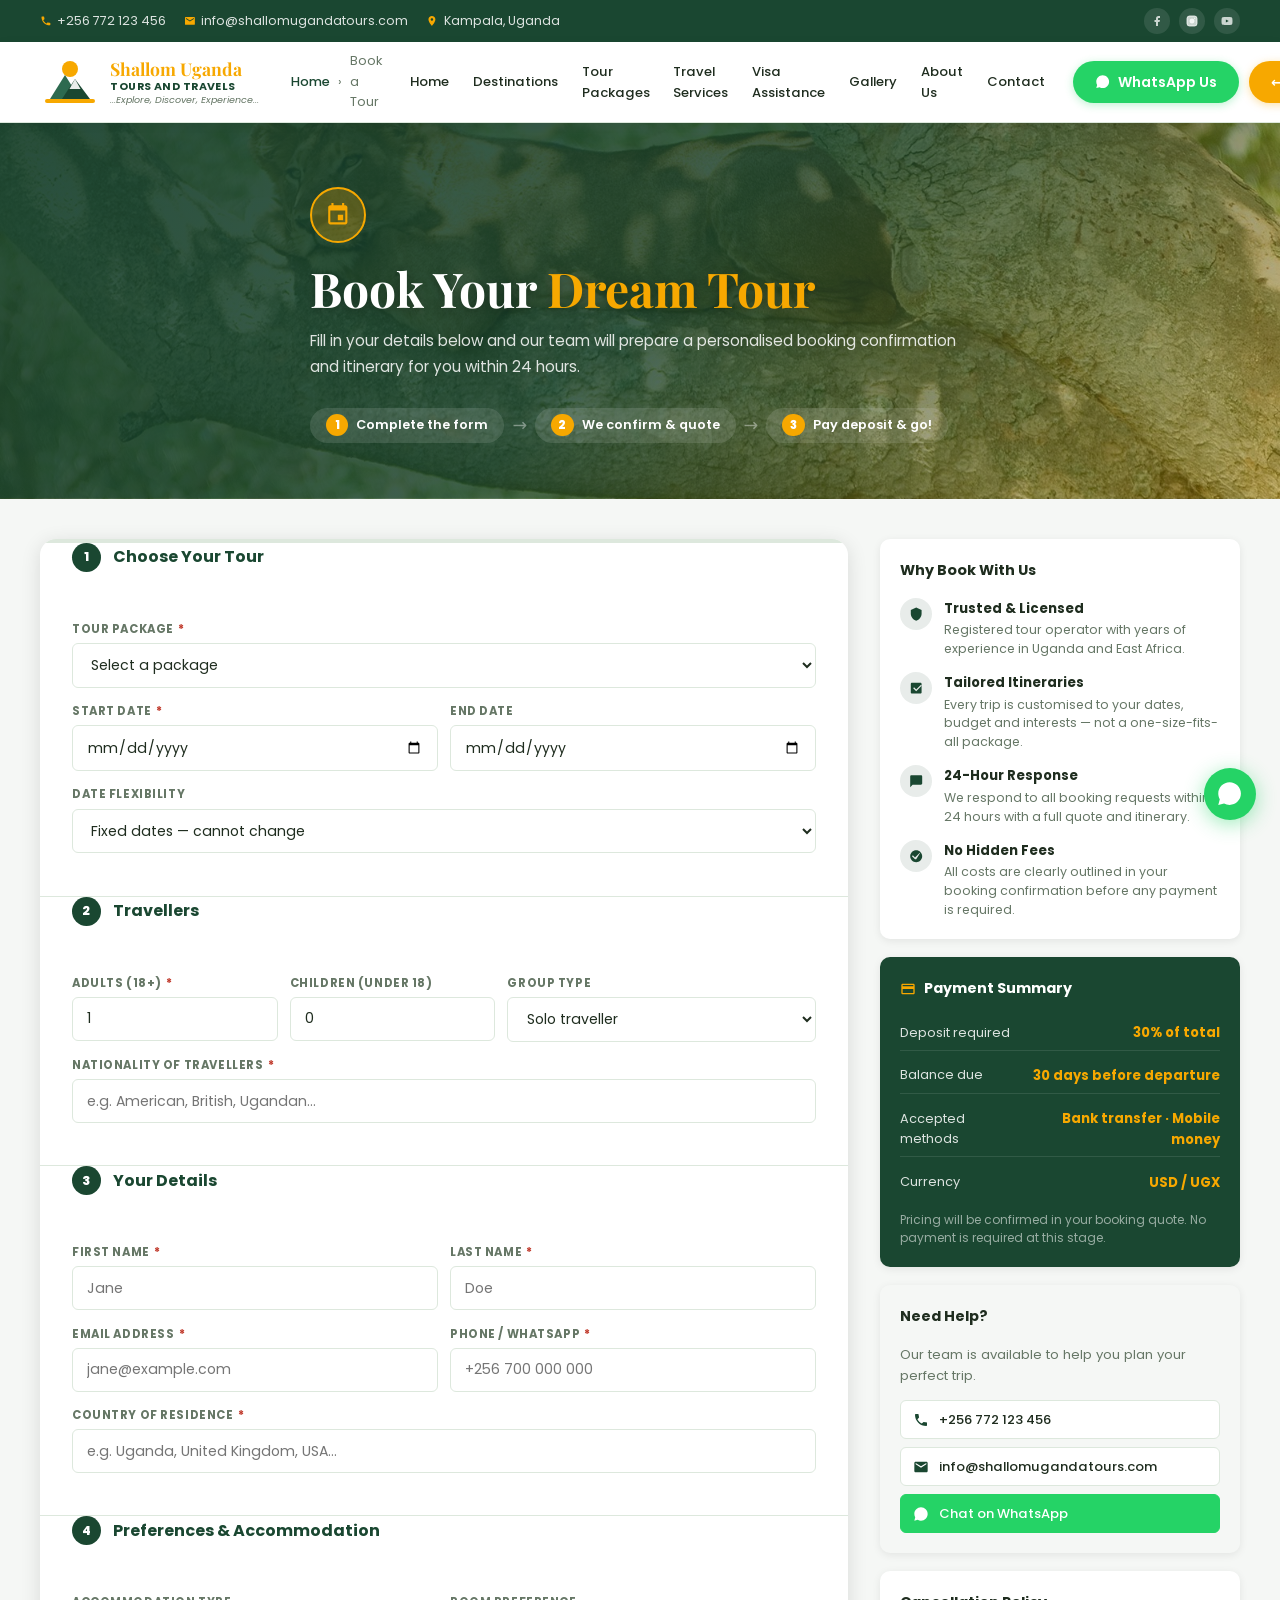
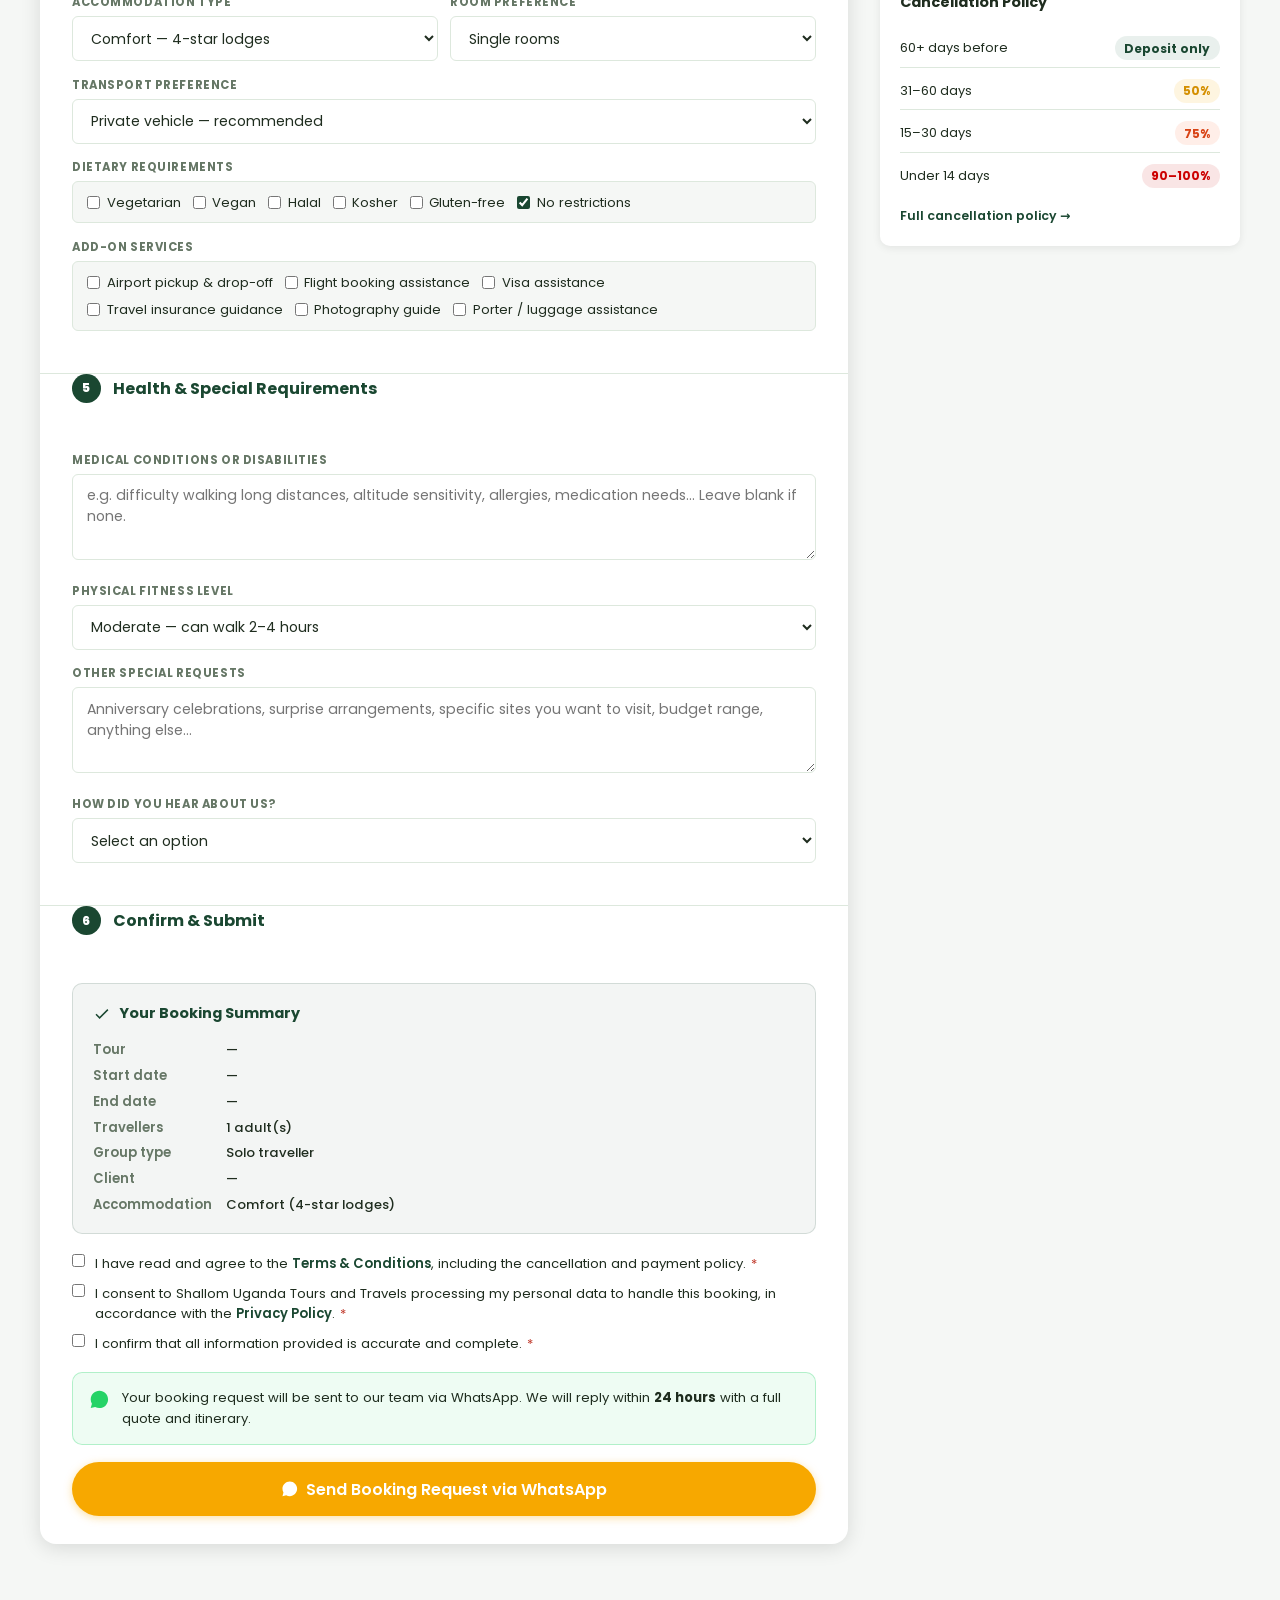
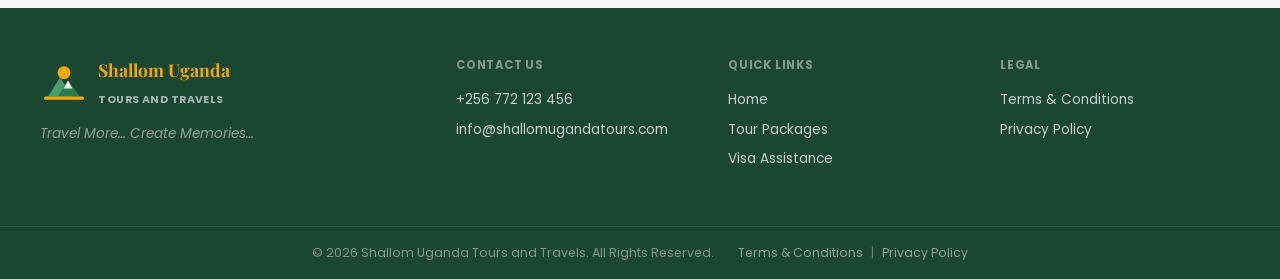
<file: booking.html>
<!DOCTYPE html>
<html lang="en">
<head>
  <meta charset="UTF-8" />
  <meta name="viewport" content="width=device-width, initial-scale=1.0" />
  <meta name="description" content="Book a Tour — Shallom Uganda Tours and Travels. Complete your booking request and receive a confirmation from our team." />
  <meta property="og:type" content="website" />
  <meta property="og:title" content="Book a Tour — Shallom Uganda Tours and Travels" />
  <meta property="og:description" content="Complete your booking request and receive a confirmation from our team." />
  <link rel="icon" type="image/svg+xml" href="data:image/svg+xml,%3Csvg xmlns='http://www.w3.org/2000/svg' viewBox='0 0 60 50'%3E%3Ccircle cx='30' cy='12' r='8' fill='%23f7a800'/%3E%3Cpolygon points='10,42 25,18 40,42' fill='%232d6a4f'/%3E%3Cpolygon points='22,42 35,22 50,42' fill='%231a4731'/%3E%3Cpolygon points='35,22 40.5,32 29.5,32' fill='%23fff' opacity='.9'/%3E%3Crect x='5' y='42' width='50' height='4' rx='2' fill='%23f7a800'/%3E%3C/svg%3E" />
  <title>Book a Tour — Shallom Uganda Tours and Travels</title>
  <link rel="stylesheet" href="css/style.css" />
  <link rel="stylesheet" href="css/booking.css" />
  <link rel="preconnect" href="https://fonts.googleapis.com" />
  <link rel="preconnect" href="https://fonts.gstatic.com" crossorigin />
  <link href="https://fonts.googleapis.com/css2?family=Poppins:wght@400;500;600;700;800&family=Playfair+Display:wght@700&display=swap" rel="stylesheet" />
</head>
<body class="loaded">

  <!-- TOP BAR -->
  <div class="topbar">
    <div class="container topbar__inner">
      <div class="topbar__left">
        <a href="tel:+256772123456" class="topbar__item">
          <svg class="topbar__icon" viewBox="0 0 24 24" aria-hidden="true"><path d="M6.6 10.8c1.4 2.8 3.8 5.1 6.6 6.6l2.2-2.2c.27-.27.67-.36 1.02-.24 1.12.37 2.33.57 3.58.57.55 0 1 .45 1 1V20c0 .55-.45 1-1 1C10.56 21 3 13.44 3 4c0-.55.45-1 1-1h3.5c.55 0 1 .45 1 1 0 1.25.2 2.45.57 3.57.11.35.03.74-.24 1.01L6.6 10.8z"/></svg>
          +256 772 123 456
        </a>
        <a href="mailto:info@shallomugandatours.com" class="topbar__item">
          <svg class="topbar__icon" viewBox="0 0 24 24" aria-hidden="true"><path d="M20 4H4c-1.1 0-2 .9-2 2v12c0 1.1.9 2 2 2h16c1.1 0 2-.9 2-2V6c0-1.1-.9-2-2-2zm0 4l-8 5-8-5V6l8 5 8-5v2z"/></svg>
          info@shallomugandatours.com
        </a>
        <span class="topbar__item">
          <svg class="topbar__icon" viewBox="0 0 24 24" aria-hidden="true"><path d="M12 2C8.13 2 5 5.13 5 9c0 5.25 7 13 7 13s7-7.75 7-13c0-3.87-3.13-7-7-7zm0 9.5c-1.38 0-2.5-1.12-2.5-2.5s1.12-2.5 2.5-2.5 2.5 1.12 2.5 2.5-1.12 2.5-2.5 2.5z"/></svg>
          Kampala, Uganda
        </span>
      </div>
      <div class="topbar__right">
        <a href="https://www.facebook.com/shallomugandatours" class="topbar__social" aria-label="Facebook"><svg viewBox="0 0 24 24" aria-hidden="true"><path d="M18 2h-3a5 5 0 0 0-5 5v3H7v4h3v8h4v-8h3l1-4h-4V7a1 1 0 0 1 1-1h3z"/></svg></a>
        <a href="https://www.instagram.com/shallomugandatours" class="topbar__social" aria-label="Instagram"><svg viewBox="0 0 24 24" aria-hidden="true" fill="none" stroke="currentColor" stroke-width="2"><rect x="2" y="2" width="20" height="20" rx="5"/><circle cx="12" cy="12" r="4"/><circle cx="17.5" cy="6.5" r=".5" fill="currentColor"/></svg></a>
        <a href="https://www.youtube.com/@shallomugandatours" class="topbar__social" aria-label="YouTube"><svg viewBox="0 0 24 24" aria-hidden="true"><path d="M22.54 6.42a2.78 2.78 0 0 0-1.95-1.96C18.88 4 12 4 12 4s-6.88 0-8.59.46a2.78 2.78 0 0 0-1.95 1.96A29 29 0 0 0 1 12a29 29 0 0 0 .46 5.58A2.78 2.78 0 0 0 3.41 19.6C5.12 20 12 20 12 20s6.88 0 8.59-.46a2.78 2.78 0 0 0 1.95-1.95A29 29 0 0 0 23 12a29 29 0 0 0-.46-5.58z"/><polygon points="9.75 15.02 15.5 12 9.75 8.98 9.75 15.02" fill="#1a4731"/></svg></a>
      </div>
    </div>
  </div>

  <!-- HEADER -->
  <header class="header" role="banner">
    <div class="container header__inner">
      <a href="index.html" class="logo" aria-label="Shallom Uganda Tours — home">
        <div class="logo__icon" aria-hidden="true">
          <svg viewBox="0 0 60 50" width="60" height="50">
            <circle cx="30" cy="12" r="8" fill="#f7a800"/>
            <polygon points="10,42 25,18 40,42" fill="#2d6a4f"/>
            <polygon points="22,42 35,22 50,42" fill="#1a4731"/>
            <polygon points="35,22 40.5,32 29.5,32" fill="#fff" opacity=".9"/>
            <rect x="5" y="42" width="50" height="4" rx="2" fill="#f7a800"/>
          </svg>
        </div>
        <div class="logo__text">
          <span class="logo__name">Shallom Uganda</span>
          <span class="logo__sub">Tours and Travels</span>
          <span class="logo__tag">...Explore, Discover, Experience...</span>
        </div>
      </a>
      <nav class="bk-breadcrumb" aria-label="Breadcrumb">
        <a href="index.html">Home</a>
        <span aria-hidden="true">›</span>
        <span aria-current="page">Book a Tour</span>
      </nav>
            <button class="nav-toggle" id="nav-toggle" aria-label="Toggle navigation" aria-expanded="false" aria-controls="main-nav"><span></span><span></span><span></span></button>
      <nav class="nav" id="main-nav" aria-label="Main navigation">
        <ul class="nav__list">
          <li class="nav__item"><a href="index.html" class="nav__link">Home</a></li>
          <li class="nav__item"><a href="destinations.html" class="nav__link">Destinations</a></li>
          <li class="nav__item"><a href="packages.html" class="nav__link">Tour Packages</a></li>
          <li class="nav__item"><a href="services.html" class="nav__link">Travel Services</a></li>
          <li class="nav__item"><a href="visa.html" class="nav__link">Visa Assistance</a></li>
          <li class="nav__item"><a href="gallery.html" class="nav__link">Gallery</a></li>
          <li class="nav__item"><a href="about.html" class="nav__link">About Us</a></li>
          <li class="nav__item"><a href="contact.html" class="nav__link">Contact</a></li>
        </ul>
      </nav>
      <div class="header__cta">
        <a href="https://wa.me/256772123456?text=Hello%2C%20I%27d%20like%20to%20book%20a%20tour." target="_blank" rel="noopener noreferrer" class="btn btn--wa">
          <svg class="btn__icon" viewBox="0 0 24 24" aria-hidden="true"><path d="M17.472 14.382c-.297-.149-1.758-.867-2.03-.967-.273-.099-.471-.148-.67.15-.197.297-.767.966-.94 1.164-.173.199-.347.223-.644.075-.297-.15-1.255-.463-2.39-1.475-.883-.788-1.48-1.761-1.653-2.059-.173-.297-.018-.458.13-.606.134-.133.298-.347.446-.52.149-.174.198-.298.298-.497.099-.198.05-.371-.025-.52-.075-.149-.669-1.612-.916-2.207-.242-.579-.487-.5-.669-.51-.173-.008-.371-.01-.57-.01-.198 0-.52.074-.792.372-.272.297-1.04 1.016-1.04 2.479 0 1.462 1.065 2.875 1.213 3.074.149.198 2.096 3.2 5.077 4.487.709.306 1.262.489 1.694.625.712.227 1.36.195 1.871.118.571-.085 1.758-.719 2.006-1.413.248-.694.248-1.289.173-1.413-.074-.124-.272-.198-.57-.347z"/><path d="M11.998 2C6.477 2 2 6.477 2 12c0 1.838.493 3.562 1.355 5.055L2 22l5.079-1.33A9.943 9.943 0 0 0 12 22c5.523 0 10-4.477 10-10S17.523 2 11.998 2z"/></svg>
          WhatsApp Us
        </a>
        <a href="index.html" class="btn btn--book">← Home</a>
      </div>
    </div>
  </header>

  <main>

    <!-- ============================================================
         HERO
    ============================================================ -->
    <section class="bk-hero" aria-labelledby="bk-hero-title">
      <div class="bk-hero__bg" aria-hidden="true"></div>
      <div class="bk-hero__overlay" aria-hidden="true"></div>
      <div class="container bk-hero__content">
        <div class="bk-hero__icon" aria-hidden="true">
          <svg viewBox="0 0 24 24"><path d="M17 12h-5v5h5v-5zM16 1v2H8V1H6v2H5c-1.11 0-1.99.9-1.99 2L3 19c0 1.1.89 2 2 2h14c1.1 0 2-.9 2-2V5c0-1.1-.9-2-2-2h-1V1h-2zm3 18H5V8h14v11z"/></svg>
        </div>
        <h1 id="bk-hero-title" class="bk-hero__title">Book Your <span>Dream Tour</span></h1>
        <p class="bk-hero__sub">Fill in your details below and our team will prepare a personalised booking confirmation and itinerary for you within 24 hours.</p>
        <div class="bk-hero__steps" aria-label="Booking process">
          <div class="bk-hero__step">
            <span class="bk-hero__step-num">1</span>
            <span>Complete the form</span>
          </div>
          <span class="bk-hero__step-sep" aria-hidden="true">→</span>
          <div class="bk-hero__step">
            <span class="bk-hero__step-num">2</span>
            <span>We confirm &amp; quote</span>
          </div>
          <span class="bk-hero__step-sep" aria-hidden="true">→</span>
          <div class="bk-hero__step">
            <span class="bk-hero__step-num">3</span>
            <span>Pay deposit &amp; go!</span>
          </div>
        </div>
      </div>
    </section>

    <!-- ============================================================
         MAIN BOOKING LAYOUT
    ============================================================ -->
    <section class="bk-main" aria-label="Booking form and information">
      <div class="container bk-layout">

        <!-- ===== LEFT: FORM ===== -->
        <div class="bk-form-wrap">
          <form class="bk-form" id="booking-form" novalidate>

            <!-- Progress bar -->
            <div class="bk-progress" aria-label="Form progress">
              <div class="bk-progress__bar" id="bk-progress-bar" style="width:0%"></div>
            </div>

            <!-- STEP 1: Choose your tour -->
            <fieldset class="bk-step" id="bk-step-1" data-step="1">
              <legend class="bk-step__legend">
                <span class="bk-step__num">1</span>
                Choose Your Tour
              </legend>

              <div class="fg">
                <label class="fg__label" for="bk-package">Tour Package <span class="fg__req">*</span></label>
                <select class="fg__input" id="bk-package" name="package" required>
                  <option value="">Select a package</option>
                  <optgroup label="Uganda Safaris">
                    <option value="Gorilla Trekking Adventure — 3 Days Bwindi">🦍 Gorilla Trekking Adventure (3 Days)</option>
                    <option value="Classic Safari Experience — 5 Days Queen Elizabeth NP">🐘 Classic Safari Experience (5 Days)</option>
                    <option value="Murchison Falls Safari — 4 Days">🌊 Murchison Falls Safari (4 Days)</option>
                    <option value="Chimpanzee Tracking — Kibale Forest">🐒 Chimpanzee Tracking — Kibale Forest</option>
                    <option value="Uganda Big Five Safari — 7 Days">🦁 Uganda Big Five Safari (7 Days)</option>
                  </optgroup>
                  <optgroup label="Beach & Island">
                    <option value="Zanzibar Beach Holiday — 7 Days">🏖️ Zanzibar Beach Holiday (7 Days)</option>
                    <option value="Lake Bunyonyi Retreat — 3 Days">🛶 Lake Bunyonyi Retreat (3 Days)</option>
                  </optgroup>
                  <optgroup label="Combined Packages">
                    <option value="Gorilla & Safari Combo — 7 Days">🦍🐘 Gorilla &amp; Safari Combo (7 Days)</option>
                    <option value="Uganda & Rwanda Gorilla Safari — 6 Days">🌍 Uganda &amp; Rwanda Gorilla Safari (6 Days)</option>
                  </optgroup>
                  <option value="Custom Trip — I'll describe below">✏️ Custom Trip (describe below)</option>
                </select>
              </div>

              <div class="fg fg--row">
                <div class="fg">
                  <label class="fg__label" for="bk-start">Start Date <span class="fg__req">*</span></label>
                  <input class="fg__input" id="bk-start" name="start_date" type="date" required />
                </div>
                <div class="fg">
                  <label class="fg__label" for="bk-end">End Date</label>
                  <input class="fg__input" id="bk-end" name="end_date" type="date" />
                </div>
              </div>

              <div class="fg">
                <label class="fg__label" for="bk-flexibility">Date Flexibility</label>
                <select class="fg__input" id="bk-flexibility" name="flexibility">
                  <option value="Fixed dates">Fixed dates — cannot change</option>
                  <option value="Flexible ±3 days">Flexible ± 3 days</option>
                  <option value="Flexible ±1 week">Flexible ± 1 week</option>
                  <option value="Very flexible">Very flexible — open to suggestions</option>
                </select>
              </div>
            </fieldset>

            <!-- STEP 2: Travellers -->
            <fieldset class="bk-step" id="bk-step-2" data-step="2">
              <legend class="bk-step__legend">
                <span class="bk-step__num">2</span>
                Travellers
              </legend>

              <div class="bk-travellers-row">
                <div class="fg">
                  <label class="fg__label" for="bk-adults">Adults (18+) <span class="fg__req">*</span></label>
                  <input class="fg__input" id="bk-adults" name="adults" type="number" min="1" max="50" value="1" required />
                </div>
                <div class="fg">
                  <label class="fg__label" for="bk-children">Children (under 18)</label>
                  <input class="fg__input" id="bk-children" name="children" type="number" min="0" max="20" value="0" />
                </div>
                <div class="fg">
                  <label class="fg__label" for="bk-group-type">Group Type</label>
                  <select class="fg__input" id="bk-group-type" name="group_type">
                    <option value="Solo traveller">Solo traveller</option>
                    <option value="Couple">Couple</option>
                    <option value="Family">Family</option>
                    <option value="Friends group">Friends group</option>
                    <option value="Corporate / Organisation">Corporate / Organisation</option>
                    <option value="Honeymoon">Honeymoon</option>
                  </select>
                </div>
              </div>

              <div class="fg">
                <label class="fg__label" for="bk-nationality">Nationality of Travellers <span class="fg__req">*</span></label>
                <input class="fg__input" id="bk-nationality" name="nationality" type="text" placeholder="e.g. American, British, Ugandan…" required />
              </div>
            </fieldset>

            <!-- STEP 3: Personal Details -->
            <fieldset class="bk-step" id="bk-step-3" data-step="3">
              <legend class="bk-step__legend">
                <span class="bk-step__num">3</span>
                Your Details
              </legend>

              <div class="fg fg--row">
                <div class="fg">
                  <label class="fg__label" for="bk-fname">First Name <span class="fg__req">*</span></label>
                  <input class="fg__input" id="bk-fname" name="first_name" type="text" placeholder="Jane" autocomplete="given-name" required />
                </div>
                <div class="fg">
                  <label class="fg__label" for="bk-lname">Last Name <span class="fg__req">*</span></label>
                  <input class="fg__input" id="bk-lname" name="last_name" type="text" placeholder="Doe" autocomplete="family-name" required />
                </div>
              </div>

              <div class="fg fg--row">
                <div class="fg">
                  <label class="fg__label" for="bk-email">Email Address <span class="fg__req">*</span></label>
                  <input class="fg__input" id="bk-email" name="email" type="email" placeholder="jane@example.com" autocomplete="email" required />
                </div>
                <div class="fg">
                  <label class="fg__label" for="bk-phone">Phone / WhatsApp <span class="fg__req">*</span></label>
                  <input class="fg__input" id="bk-phone" name="phone" type="tel" placeholder="+256 700 000 000" autocomplete="tel" required />
                </div>
              </div>

              <div class="fg">
                <label class="fg__label" for="bk-country">Country of Residence <span class="fg__req">*</span></label>
                <input class="fg__input" id="bk-country" name="country" type="text" placeholder="e.g. Uganda, United Kingdom, USA…" autocomplete="country-name" required />
              </div>
            </fieldset>

            <!-- STEP 4: Preferences & Accommodation -->
            <fieldset class="bk-step" id="bk-step-4" data-step="4">
              <legend class="bk-step__legend">
                <span class="bk-step__num">4</span>
                Preferences &amp; Accommodation
              </legend>

              <div class="fg fg--row">
                <div class="fg">
                  <label class="fg__label" for="bk-accom">Accommodation Type</label>
                  <select class="fg__input" id="bk-accom" name="accommodation">
                    <option value="Budget (guesthouses / campsites)">Budget — guesthouses / campsites</option>
                    <option value="Mid-range (3-star lodges)">Mid-range — 3-star lodges</option>
                    <option value="Comfort (4-star lodges)" selected>Comfort — 4-star lodges</option>
                    <option value="Luxury (5-star / premium lodges)">Luxury — 5-star / premium lodges</option>
                    <option value="Mixed">Mixed / flexible</option>
                  </select>
                </div>
                <div class="fg">
                  <label class="fg__label" for="bk-room">Room Preference</label>
                  <select class="fg__input" id="bk-room" name="room_type">
                    <option value="Single rooms">Single rooms</option>
                    <option value="Double / Twin rooms">Double / Twin rooms</option>
                    <option value="Family rooms">Family rooms</option>
                    <option value="Mix — to be advised">Mix — to be advised</option>
                  </select>
                </div>
              </div>

              <div class="fg">
                <label class="fg__label" for="bk-transport">Transport Preference</label>
                <select class="fg__input" id="bk-transport" name="transport">
                  <option value="Private vehicle (recommended)">Private vehicle — recommended</option>
                  <option value="Shared shuttle / group vehicle">Shared shuttle / group vehicle</option>
                  <option value="Self-drive (car hire)">Self-drive (car hire)</option>
                  <option value="Domestic flights included">Include domestic flights where possible</option>
                </select>
              </div>

              <div class="fg">
                <label class="fg__label">Dietary Requirements</label>
                <div class="bk-checkgroup">
                  <label class="bk-check"><input type="checkbox" name="dietary" value="Vegetarian" /> Vegetarian</label>
                  <label class="bk-check"><input type="checkbox" name="dietary" value="Vegan" /> Vegan</label>
                  <label class="bk-check"><input type="checkbox" name="dietary" value="Halal" /> Halal</label>
                  <label class="bk-check"><input type="checkbox" name="dietary" value="Kosher" /> Kosher</label>
                  <label class="bk-check"><input type="checkbox" name="dietary" value="Gluten-free" /> Gluten-free</label>
                  <label class="bk-check"><input type="checkbox" name="dietary" value="No restrictions" checked /> No restrictions</label>
                </div>
              </div>

              <div class="fg">
                <label class="fg__label">Add-on Services</label>
                <div class="bk-checkgroup">
                  <label class="bk-check"><input type="checkbox" name="addons" value="Airport pickup &amp; drop-off" /> Airport pickup &amp; drop-off</label>
                  <label class="bk-check"><input type="checkbox" name="addons" value="Flight booking assistance" /> Flight booking assistance</label>
                  <label class="bk-check"><input type="checkbox" name="addons" value="Visa assistance" /> Visa assistance</label>
                  <label class="bk-check"><input type="checkbox" name="addons" value="Travel insurance guidance" /> Travel insurance guidance</label>
                  <label class="bk-check"><input type="checkbox" name="addons" value="Photography guide" /> Photography guide</label>
                  <label class="bk-check"><input type="checkbox" name="addons" value="Porter / luggage assistance" /> Porter / luggage assistance</label>
                </div>
              </div>
            </fieldset>

            <!-- STEP 5: Health & Special Needs -->
            <fieldset class="bk-step" id="bk-step-5" data-step="5">
              <legend class="bk-step__legend">
                <span class="bk-step__num">5</span>
                Health &amp; Special Requirements
              </legend>

              <div class="fg">
                <label class="fg__label" for="bk-health">Medical Conditions or Disabilities</label>
                <textarea class="fg__input fg__textarea" id="bk-health" name="health" rows="3" placeholder="e.g. difficulty walking long distances, altitude sensitivity, allergies, medication needs… Leave blank if none."></textarea>
              </div>

              <div class="fg">
                <label class="fg__label" for="bk-fitness">Physical Fitness Level</label>
                <select class="fg__input" id="bk-fitness" name="fitness">
                  <option value="Low — gentle walks only">Low — gentle walks only</option>
                  <option value="Moderate — can walk 2–4 hrs" selected>Moderate — can walk 2–4 hours</option>
                  <option value="Good — comfortable with full-day hikes">Good — comfortable with full-day hikes</option>
                  <option value="High — experienced hiker / trekker">High — experienced hiker / trekker</option>
                </select>
              </div>

              <div class="fg">
                <label class="fg__label" for="bk-special">Other Special Requests</label>
                <textarea class="fg__input fg__textarea" id="bk-special" name="special_requests" rows="3" placeholder="Anniversary celebrations, surprise arrangements, specific sites you want to visit, budget range, anything else…"></textarea>
              </div>

              <div class="fg">
                <label class="fg__label" for="bk-hear">How did you hear about us?</label>
                <select class="fg__input" id="bk-hear" name="how_heard">
                  <option value="">Select an option</option>
                  <option value="Google search">Google search</option>
                  <option value="Social media (Facebook / Instagram)">Social media (Facebook / Instagram)</option>
                  <option value="Friend or family referral">Friend or family referral</option>
                  <option value="Travel agent">Travel agent</option>
                  <option value="Repeat client">Repeat client</option>
                  <option value="Other">Other</option>
                </select>
              </div>
            </fieldset>

            <!-- STEP 6: Terms & Confirmation -->
            <fieldset class="bk-step" id="bk-step-6" data-step="6">
              <legend class="bk-step__legend">
                <span class="bk-step__num">6</span>
                Confirm &amp; Submit
              </legend>

              <!-- Summary box (filled by JS) -->
              <div class="bk-summary" id="bk-summary" aria-label="Booking summary">
                <h3 class="bk-summary__title">
                  <svg viewBox="0 0 24 24" aria-hidden="true"><path d="M9 16.17L4.83 12l-1.42 1.41L9 19 21 7l-1.41-1.41z"/></svg>
                  Your Booking Summary
                </h3>
                <div class="bk-summary__grid" id="bk-summary-grid">
                  <!-- populated by JS -->
                </div>
              </div>

              <div class="bk-terms-checks">
                <label class="bk-check bk-check--terms">
                  <input type="checkbox" id="bk-terms" name="terms" required />
                  <span>I have read and agree to the <a href="terms.html" target="_blank">Terms &amp; Conditions</a>, including the cancellation and payment policy. <span class="fg__req">*</span></span>
                </label>
                <label class="bk-check bk-check--terms">
                  <input type="checkbox" id="bk-privacy" name="privacy" required />
                  <span>I consent to Shallom Uganda Tours and Travels processing my personal data to handle this booking, in accordance with the <a href="privacy.html" target="_blank">Privacy Policy</a>. <span class="fg__req">*</span></span>
                </label>
                <label class="bk-check bk-check--terms">
                  <input type="checkbox" id="bk-accurate" name="accurate" required />
                  <span>I confirm that all information provided is accurate and complete. <span class="fg__req">*</span></span>
                </label>
              </div>

              <div class="bk-whatsapp-note">
                <svg viewBox="0 0 24 24" aria-hidden="true"><path d="M17.472 14.382c-.297-.149-1.758-.867-2.03-.967-.273-.099-.471-.148-.67.15-.197.297-.767.966-.94 1.164-.173.199-.347.223-.644.075-.297-.15-1.255-.463-2.39-1.475-.883-.788-1.48-1.761-1.653-2.059-.173-.297-.018-.458.13-.606.134-.133.298-.347.446-.52.149-.174.198-.298.298-.497.099-.198.05-.371-.025-.52-.075-.149-.669-1.612-.916-2.207-.242-.579-.487-.5-.669-.51-.173-.008-.371-.01-.57-.01-.198 0-.52.074-.792.372-.272.297-1.04 1.016-1.04 2.479 0 1.462 1.065 2.875 1.213 3.074.149.198 2.096 3.2 5.077 4.487.709.306 1.262.489 1.694.625.712.227 1.36.195 1.871.118.571-.085 1.758-.719 2.006-1.413.248-.694.248-1.289.173-1.413-.074-.124-.272-.198-.57-.347z"/><path d="M11.998 2C6.477 2 2 6.477 2 12c0 1.838.493 3.562 1.355 5.055L2 22l5.079-1.33A9.943 9.943 0 0 0 12 22c5.523 0 10-4.477 10-10S17.523 2 11.998 2z"/></svg>
                <p>Your booking request will be sent to our team via WhatsApp. We will reply within <strong>24 hours</strong> with a full quote and itinerary.</p>
              </div>

              <button type="submit" class="btn btn--book btn--full bk-submit-btn">
                <svg class="btn__icon" viewBox="0 0 24 24" aria-hidden="true"><path d="M17.472 14.382c-.297-.149-1.758-.867-2.03-.967-.273-.099-.471-.148-.67.15-.197.297-.767.966-.94 1.164-.173.199-.347.223-.644.075-.297-.15-1.255-.463-2.39-1.475-.883-.788-1.48-1.761-1.653-2.059-.173-.297-.018-.458.13-.606.134-.133.298-.347.446-.52.149-.174.198-.298.298-.497.099-.198.05-.371-.025-.52-.075-.149-.669-1.612-.916-2.207-.242-.579-.487-.5-.669-.51-.173-.008-.371-.01-.57-.01-.198 0-.52.074-.792.372-.272.297-1.04 1.016-1.04 2.479 0 1.462 1.065 2.875 1.213 3.074.149.198 2.096 3.2 5.077 4.487.709.306 1.262.489 1.694.625.712.227 1.36.195 1.871.118.571-.085 1.758-.719 2.006-1.413.248-.694.248-1.289.173-1.413-.074-.124-.272-.198-.57-.347z"/><path d="M11.998 2C6.477 2 2 6.477 2 12c0 1.838.493 3.562 1.355 5.055L2 22l5.079-1.33A9.943 9.943 0 0 0 12 22c5.523 0 10-4.477 10-10S17.523 2 11.998 2z"/></svg>
                Send Booking Request via WhatsApp
              </button>

            </fieldset>

          </form>
        </div>

        <!-- ===== RIGHT: SIDEBAR ===== -->
        <aside class="bk-sidebar" aria-label="Booking information">

          <!-- Why book with us -->
          <div class="bk-sidebar__card">
            <h3 class="bk-sidebar__title">Why Book With Us</h3>
            <ul class="bk-why-list">
              <li>
                <span class="bk-why-list__icon" aria-hidden="true"><svg viewBox="0 0 24 24"><path d="M12 1L3 5v6c0 5.55 3.84 10.74 9 12 5.16-1.26 9-6.45 9-12V5l-9-4z"/></svg></span>
                <div><strong>Trusted &amp; Licensed</strong><p>Registered tour operator with years of experience in Uganda and East Africa.</p></div>
              </li>
              <li>
                <span class="bk-why-list__icon" aria-hidden="true"><svg viewBox="0 0 24 24"><path d="M19 3H5c-1.1 0-2 .9-2 2v14c0 1.1.9 2 2 2h14c1.1 0 2-.9 2-2V5c0-1.1-.9-2-2-2zm-7 14l-5-5 1.41-1.41L12 14.17l7.59-7.59L21 8l-9 9z"/></svg></span>
                <div><strong>Tailored Itineraries</strong><p>Every trip is customised to your dates, budget and interests — not a one-size-fits-all package.</p></div>
              </li>
              <li>
                <span class="bk-why-list__icon" aria-hidden="true"><svg viewBox="0 0 24 24"><path d="M20 2H4c-1.1 0-2 .9-2 2v18l4-4h14c1.1 0 2-.9 2-2V4c0-1.1-.9-2-2-2z"/></svg></span>
                <div><strong>24-Hour Response</strong><p>We respond to all booking requests within 24 hours with a full quote and itinerary.</p></div>
              </li>
              <li>
                <span class="bk-why-list__icon" aria-hidden="true"><svg viewBox="0 0 24 24"><path d="M12 2C6.48 2 2 6.48 2 12s4.48 10 10 10 10-4.48 10-10S17.52 2 12 2zm-2 15l-5-5 1.41-1.41L10 14.17l7.59-7.59L19 6l-7 11z"/></svg></span>
                <div><strong>No Hidden Fees</strong><p>All costs are clearly outlined in your booking confirmation before any payment is required.</p></div>
              </li>
            </ul>
          </div>

          <!-- Payment info -->
          <div class="bk-sidebar__card bk-sidebar__card--payment">
            <h3 class="bk-sidebar__title">
              <svg viewBox="0 0 24 24" aria-hidden="true"><path d="M20 4H4c-1.11 0-2 .89-2 2v12c0 1.11.89 2 2 2h16c1.11 0 2-.89 2-2V6c0-1.11-.89-2-2-2zm0 14H4v-6h16v6zm0-10H4V6h16v2z"/></svg>
              Payment Summary
            </h3>
            <div class="bk-payment-info">
              <div class="bk-payment-row">
                <span>Deposit required</span>
                <span class="bk-payment-val">30% of total</span>
              </div>
              <div class="bk-payment-row">
                <span>Balance due</span>
                <span class="bk-payment-val">30 days before departure</span>
              </div>
              <div class="bk-payment-row">
                <span>Accepted methods</span>
                <span class="bk-payment-val">Bank transfer · Mobile money</span>
              </div>
              <div class="bk-payment-row">
                <span>Currency</span>
                <span class="bk-payment-val">USD / UGX</span>
              </div>
            </div>
            <p class="bk-payment-note">Pricing will be confirmed in your booking quote. No payment is required at this stage.</p>
          </div>

          <!-- Contact -->
          <div class="bk-sidebar__card bk-sidebar__card--contact">
            <h3 class="bk-sidebar__title">Need Help?</h3>
            <p class="bk-sidebar__text">Our team is available to help you plan your perfect trip.</p>
            <div class="bk-contact-list">
              <a href="tel:+256772123456" class="bk-contact-item">
                <svg viewBox="0 0 24 24" aria-hidden="true"><path d="M6.6 10.8c1.4 2.8 3.8 5.1 6.6 6.6l2.2-2.2c.27-.27.67-.36 1.02-.24 1.12.37 2.33.57 3.58.57.55 0 1 .45 1 1V20c0 .55-.45 1-1 1C10.56 21 3 13.44 3 4c0-.55.45-1 1-1h3.5c.55 0 1 .45 1 1 0 1.25.2 2.45.57 3.57.11.35.03.74-.24 1.01L6.6 10.8z"/></svg>
                +256 772 123 456
              </a>
              <a href="mailto:info@shallomugandatours.com" class="bk-contact-item">
                <svg viewBox="0 0 24 24" aria-hidden="true"><path d="M20 4H4c-1.1 0-2 .9-2 2v12c0 1.1.9 2 2 2h16c1.1 0 2-.9 2-2V6c0-1.1-.9-2-2-2zm0 4l-8 5-8-5V6l8 5 8-5v2z"/></svg>
                info@shallomugandatours.com
              </a>
              <a href="https://wa.me/256772123456?text=Hello%2C%20I%20need%20help%20with%20my%20booking." target="_blank" rel="noopener noreferrer" class="bk-contact-item bk-contact-item--wa">
                <svg viewBox="0 0 24 24" aria-hidden="true"><path d="M17.472 14.382c-.297-.149-1.758-.867-2.03-.967-.273-.099-.471-.148-.67.15-.197.297-.767.966-.94 1.164-.173.199-.347.223-.644.075-.297-.15-1.255-.463-2.39-1.475-.883-.788-1.48-1.761-1.653-2.059-.173-.297-.018-.458.13-.606.134-.133.298-.347.446-.52.149-.174.198-.298.298-.497.099-.198.05-.371-.025-.52-.075-.149-.669-1.612-.916-2.207-.242-.579-.487-.5-.669-.51-.173-.008-.371-.01-.57-.01-.198 0-.52.074-.792.372-.272.297-1.04 1.016-1.04 2.479 0 1.462 1.065 2.875 1.213 3.074.149.198 2.096 3.2 5.077 4.487.709.306 1.262.489 1.694.625.712.227 1.36.195 1.871.118.571-.085 1.758-.719 2.006-1.413.248-.694.248-1.289.173-1.413-.074-.124-.272-.198-.57-.347z"/><path d="M11.998 2C6.477 2 2 6.477 2 12c0 1.838.493 3.562 1.355 5.055L2 22l5.079-1.33A9.943 9.943 0 0 0 12 22c5.523 0 10-4.477 10-10S17.523 2 11.998 2z"/></svg>
                Chat on WhatsApp
              </a>
            </div>
          </div>

          <!-- Cancellation summary -->
          <div class="bk-sidebar__card">
            <h3 class="bk-sidebar__title">Cancellation Policy</h3>
            <div class="bk-cancel-list">
              <div class="bk-cancel-row"><span>60+ days before</span><span class="bk-cancel-fee bk-cancel-fee--low">Deposit only</span></div>
              <div class="bk-cancel-row"><span>31–60 days</span><span class="bk-cancel-fee bk-cancel-fee--med">50%</span></div>
              <div class="bk-cancel-row"><span>15–30 days</span><span class="bk-cancel-fee bk-cancel-fee--high">75%</span></div>
              <div class="bk-cancel-row"><span>Under 14 days</span><span class="bk-cancel-fee bk-cancel-fee--full">90–100%</span></div>
            </div>
            <a href="terms.html" class="bk-sidebar__more">Full cancellation policy →</a>
          </div>

        </aside>
      </div>
    </section>

    <!-- ============================================================
         SUCCESS STATE (shown after submission)
    ============================================================ -->
    <section class="bk-success" id="bk-success" hidden aria-live="polite">
      <div class="container bk-success__inner">
        <div class="bk-success__icon" aria-hidden="true">
          <svg viewBox="0 0 24 24"><path d="M9 16.17L4.83 12l-1.42 1.41L9 19 21 7l-1.41-1.41z"/></svg>
        </div>
        <h2 class="bk-success__title">Booking Request Sent!</h2>
        <p class="bk-success__msg">Your booking request has been sent to our team via WhatsApp. We will review your details and get back to you within <strong>24 hours</strong> with a full quote and personalised itinerary.</p>

        <div class="bk-success__ref">
          <span>Reference number:</span>
          <strong id="bk-ref-num">—</strong>
        </div>

        <div class="bk-success__next">
          <h3>What happens next?</h3>
          <ol>
            <li>Our team reviews your booking request and checks availability.</li>
            <li>We send you a personalised itinerary and pricing via WhatsApp or email.</li>
            <li>You confirm the itinerary and pay the 30% deposit to secure your dates.</li>
            <li>We issue your official booking confirmation document.</li>
            <li>Balance payment is due 30 days before departure.</li>
          </ol>
        </div>

        <div class="bk-success__actions">
          <a href="index.html" class="btn btn--book">Back to Home</a>
          <a href="https://wa.me/256772123456" target="_blank" rel="noopener noreferrer" class="btn btn--wa">
            <svg class="btn__icon" viewBox="0 0 24 24" aria-hidden="true"><path d="M17.472 14.382c-.297-.149-1.758-.867-2.03-.967-.273-.099-.471-.148-.67.15-.197.297-.767.966-.94 1.164-.173.199-.347.223-.644.075-.297-.15-1.255-.463-2.39-1.475-.883-.788-1.48-1.761-1.653-2.059-.173-.297-.018-.458.13-.606.134-.133.298-.347.446-.52.149-.174.198-.298.298-.497.099-.198.05-.371-.025-.52-.075-.149-.669-1.612-.916-2.207-.242-.579-.487-.5-.669-.51-.173-.008-.371-.01-.57-.01-.198 0-.52.074-.792.372-.272.297-1.04 1.016-1.04 2.479 0 1.462 1.065 2.875 1.213 3.074.149.198 2.096 3.2 5.077 4.487.709.306 1.262.489 1.694.625.712.227 1.36.195 1.871.118.571-.085 1.758-.719 2.006-1.413.248-.694.248-1.289.173-1.413-.074-.124-.272-.198-.57-.347z"/><path d="M11.998 2C6.477 2 2 6.477 2 12c0 1.838.493 3.562 1.355 5.055L2 22l5.079-1.33A9.943 9.943 0 0 0 12 22c5.523 0 10-4.477 10-10S17.523 2 11.998 2z"/></svg>
            Follow up on WhatsApp
          </a>
        </div>
      </div>
    </section>

  </main>

  <!-- FOOTER -->
  <footer class="footer" role="contentinfo">
    <div class="footer__main">
      <div class="container footer__grid">
        <div class="footer__brand">
          <div class="footer__logo">
            <div class="logo__icon logo__icon--sm" aria-hidden="true">
              <svg viewBox="0 0 60 50" width="48" height="40">
                <circle cx="30" cy="12" r="8" fill="#f7a800"/>
                <polygon points="10,42 25,18 40,42" fill="#4a9e6e"/>
                <polygon points="22,42 35,22 50,42" fill="#2d7a50"/>
                <polygon points="35,22 40.5,32 29.5,32" fill="#fff" opacity=".9"/>
                <rect x="5" y="42" width="50" height="4" rx="2" fill="#f7a800"/>
              </svg>
            </div>
            <div>
              <span class="logo__name">Shallom Uganda</span><br/>
              <span class="logo__sub">Tours and Travels</span>
            </div>
          </div>
          <p class="footer__tagline"><em>Travel More… Create Memories…</em></p>
        </div>
        <div class="footer__col">
          <h4 class="footer__col-title">Contact Us</h4>
          <a href="tel:+256772123456" class="footer__link">+256 772 123 456</a>
          <a href="mailto:info@shallomugandatours.com" class="footer__link">info@shallomugandatours.com</a>
        </div>
        <div class="footer__col">
          <h4 class="footer__col-title">Quick Links</h4>
          <a href="index.html" class="footer__link">Home</a>
          <a href="index.html#packages" class="footer__link">Tour Packages</a>
          <a href="visa.html" class="footer__link">Visa Assistance</a>
        </div>
        <div class="footer__col">
          <h4 class="footer__col-title">Legal</h4>
          <a href="terms.html" class="footer__link">Terms &amp; Conditions</a>
          <a href="privacy.html" class="footer__link">Privacy Policy</a>
        </div>
      </div>
    </div>
    <div class="footer__bottom">
      <div class="container footer__bottom-inner">
        <p>&copy; <span id="footer-year"></span> Shallom Uganda Tours and Travels. All Rights Reserved.</p>
        <nav aria-label="Legal">
          <a href="terms.html" class="footer__legal-link">Terms &amp; Conditions</a>
          <span aria-hidden="true">|</span>
          <a href="privacy.html" class="footer__legal-link">Privacy Policy</a>
        </nav>
      </div>
    </div>
  </footer>

  <!-- Floating WhatsApp -->
  <a href="https://wa.me/256772123456?text=Hello%2C%20I%27d%20like%20to%20book%20a%20tour." target="_blank" rel="noopener noreferrer" class="wa-float" aria-label="Chat on WhatsApp">
    <svg viewBox="0 0 24 24" aria-hidden="true"><path d="M17.472 14.382c-.297-.149-1.758-.867-2.03-.967-.273-.099-.471-.148-.67.15-.197.297-.767.966-.94 1.164-.173.199-.347.223-.644.075-.297-.15-1.255-.463-2.39-1.475-.883-.788-1.48-1.761-1.653-2.059-.173-.297-.018-.458.13-.606.134-.133.298-.347.446-.52.149-.174.198-.298.298-.497.099-.198.05-.371-.025-.52-.075-.149-.669-1.612-.916-2.207-.242-.579-.487-.5-.669-.51-.173-.008-.371-.01-.57-.01-.198 0-.52.074-.792.372-.272.297-1.04 1.016-1.04 2.479 0 1.462 1.065 2.875 1.213 3.074.149.198 2.096 3.2 5.077 4.487.709.306 1.262.489 1.694.625.712.227 1.36.195 1.871.118.571-.085 1.758-.719 2.006-1.413.248-.694.248-1.289.173-1.413-.074-.124-.272-.198-.57-.347z"/><path d="M11.998 2C6.477 2 2 6.477 2 12c0 1.838.493 3.562 1.355 5.055L2 22l5.079-1.33A9.943 9.943 0 0 0 12 22c5.523 0 10-4.477 10-10S17.523 2 11.998 2z"/></svg>
    <span class="wa-float__tooltip">Book a tour</span>
  </a>

  <script src="js/booking.js"></script>
</body>
</html>
</file>
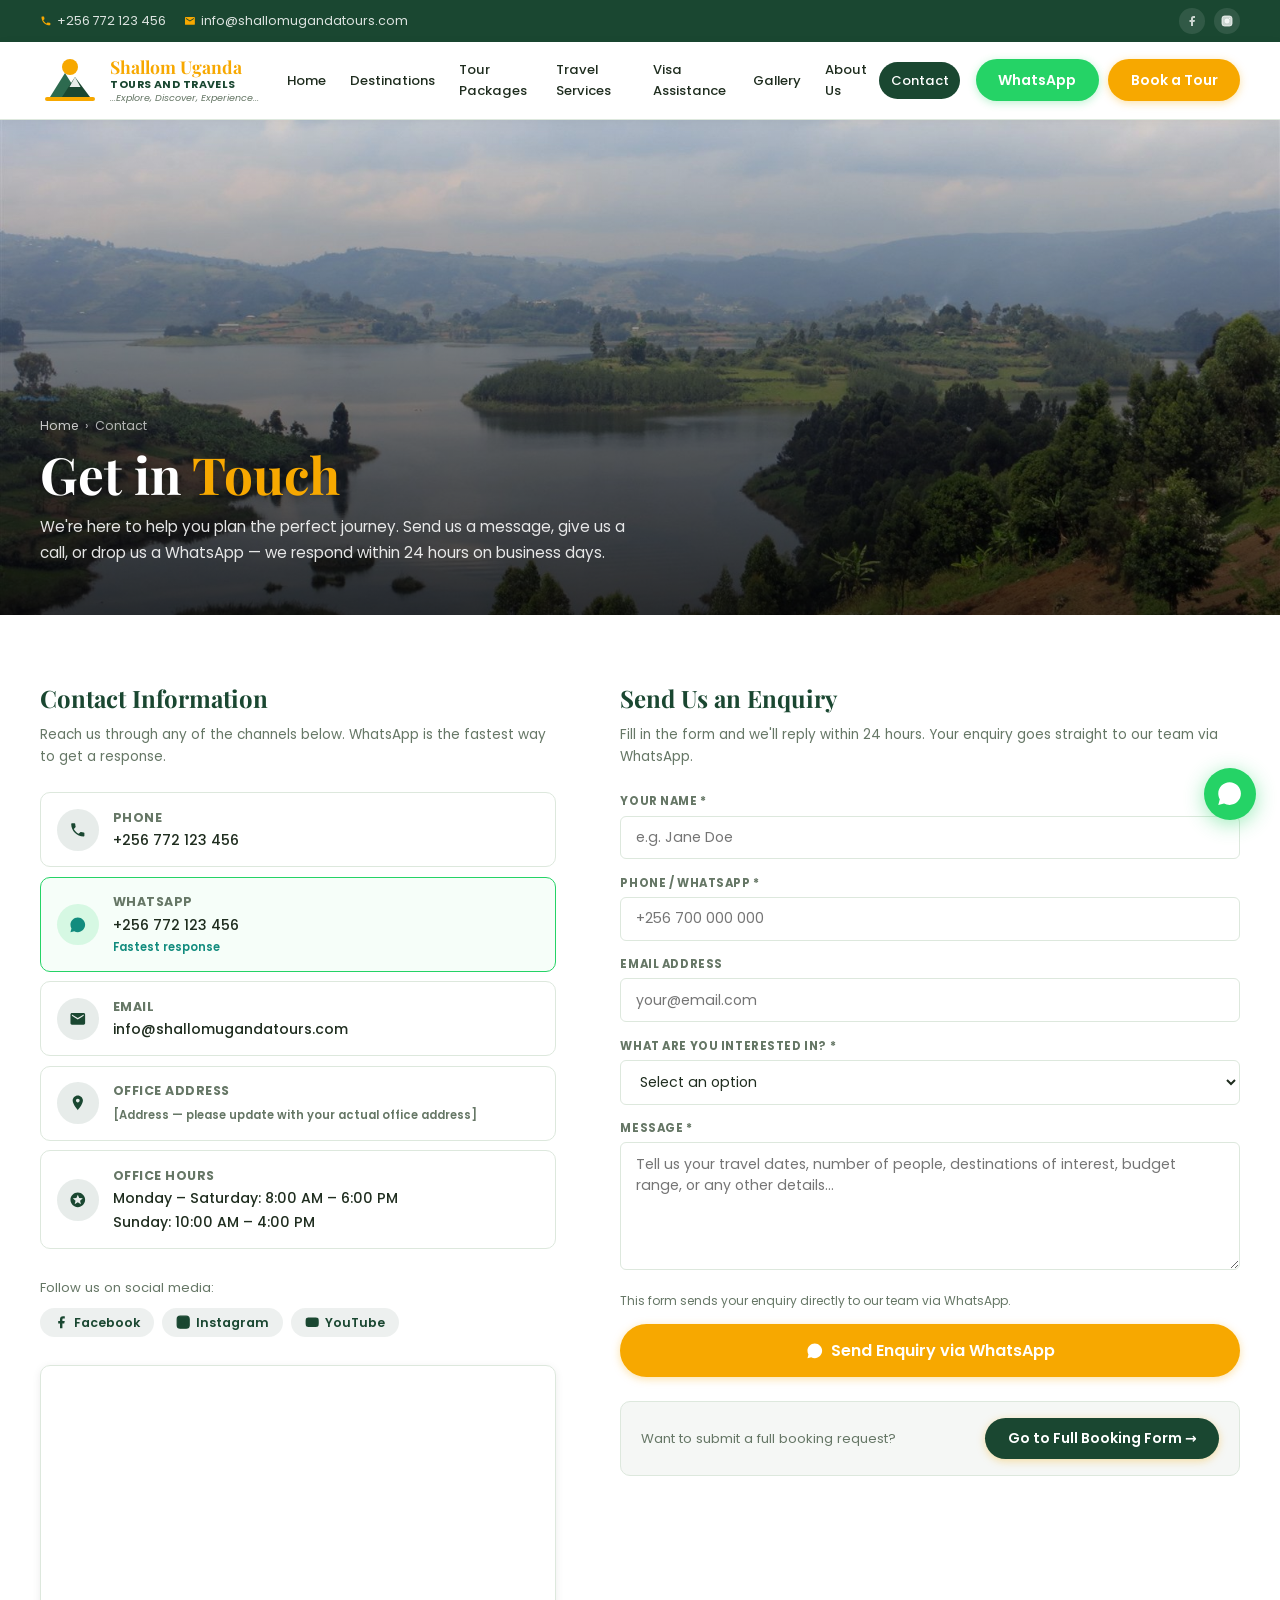
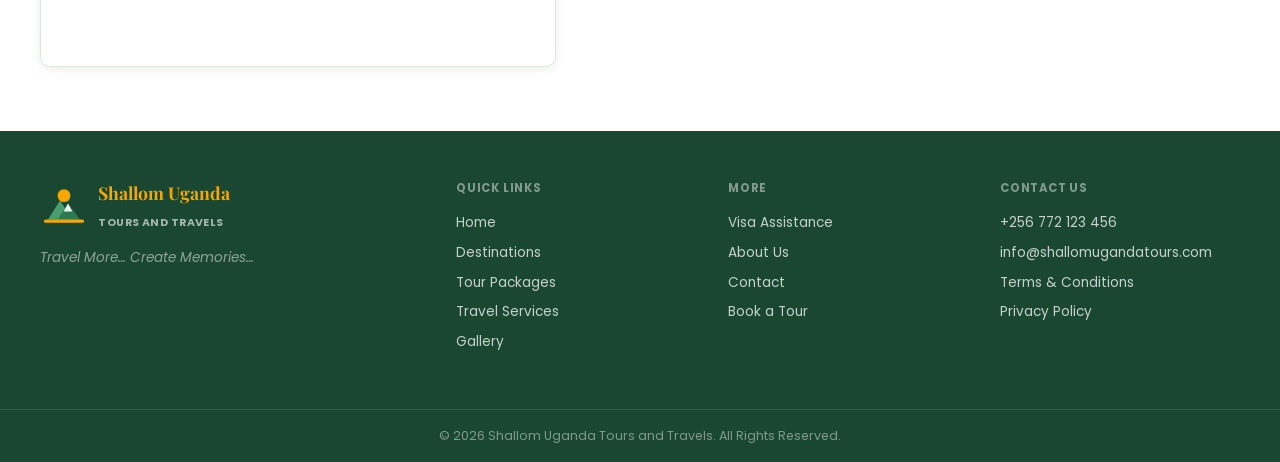
<file: contact.html>
<!DOCTYPE html>
<html lang="en">
<head>
  <meta charset="UTF-8" />
  <meta name="viewport" content="width=device-width, initial-scale=1.0" />
  <meta name="description" content="Contact Shallom Uganda Tours and Travels — Phone, WhatsApp, email, physical address and enquiry form. We respond within 24 hours." />
  <meta property="og:title" content="Contact Us — Shallom Uganda Tours and Travels" />
  <meta property="og:image" content="images/lake-bunyonyi.jpg" />
  <link rel="icon" type="image/svg+xml" href="data:image/svg+xml,%3Csvg xmlns='http://www.w3.org/2000/svg' viewBox='0 0 60 50'%3E%3Ccircle cx='30' cy='12' r='8' fill='%23f7a800'/%3E%3Cpolygon points='10,42 25,18 40,42' fill='%232d6a4f'/%3E%3Cpolygon points='22,42 35,22 50,42' fill='%231a4731'/%3E%3Cpolygon points='35,22 40.5,32 29.5,32' fill='%23fff' opacity='.9'/%3E%3Crect x='5' y='42' width='50' height='4' rx='2' fill='%23f7a800'/%3E%3C/svg%3E" />
  <title>Contact Us — Shallom Uganda Tours and Travels</title>
  <link rel="stylesheet" href="css/style.css" />
  <link rel="stylesheet" href="css/destinations.css" />
  <link rel="preconnect" href="https://fonts.googleapis.com" />
  <link rel="preconnect" href="https://fonts.gstatic.com" crossorigin />
  <link href="https://fonts.googleapis.com/css2?family=Poppins:wght@400;500;600;700;800&family=Playfair+Display:wght@700&display=swap" rel="stylesheet" />
</head>
<body class="loaded">

  <div class="topbar"><div class="container topbar__inner"><div class="topbar__left"><a href="tel:+256772123456" class="topbar__item"><svg class="topbar__icon" viewBox="0 0 24 24" aria-hidden="true"><path d="M6.6 10.8c1.4 2.8 3.8 5.1 6.6 6.6l2.2-2.2c.27-.27.67-.36 1.02-.24 1.12.37 2.33.57 3.58.57.55 0 1 .45 1 1V20c0 .55-.45 1-1 1C10.56 21 3 13.44 3 4c0-.55.45-1 1-1h3.5c.55 0 1 .45 1 1 0 1.25.2 2.45.57 3.57.11.35.03.74-.24 1.01L6.6 10.8z"/></svg>+256 772 123 456</a><a href="mailto:info@shallomugandatours.com" class="topbar__item"><svg class="topbar__icon" viewBox="0 0 24 24" aria-hidden="true"><path d="M20 4H4c-1.1 0-2 .9-2 2v12c0 1.1.9 2 2 2h16c1.1 0 2-.9 2-2V6c0-1.1-.9-2-2-2zm0 4l-8 5-8-5V6l8 5 8-5v2z"/></svg>info@shallomugandatours.com</a></div><div class="topbar__right"><a href="https://www.facebook.com/shallomugandatours" class="topbar__social" aria-label="Facebook"><svg viewBox="0 0 24 24" aria-hidden="true"><path d="M18 2h-3a5 5 0 0 0-5 5v3H7v4h3v8h4v-8h3l1-4h-4V7a1 1 0 0 1 1-1h3z"/></svg></a><a href="https://www.instagram.com/shallomugandatours" class="topbar__social" aria-label="Instagram"><svg viewBox="0 0 24 24" aria-hidden="true" fill="none" stroke="currentColor" stroke-width="2"><rect x="2" y="2" width="20" height="20" rx="5"/><circle cx="12" cy="12" r="4"/><circle cx="17.5" cy="6.5" r=".5" fill="currentColor"/></svg></a></div></div></div>

  <header class="header" role="banner">
    <div class="container header__inner">
      <a href="index.html" class="logo" aria-label="Shallom Uganda Tours — home"><div class="logo__icon" aria-hidden="true"><svg viewBox="0 0 60 50" width="60" height="50"><circle cx="30" cy="12" r="8" fill="#f7a800"/><polygon points="10,42 25,18 40,42" fill="#2d6a4f"/><polygon points="22,42 35,22 50,42" fill="#1a4731"/><polygon points="35,22 40.5,32 29.5,32" fill="#fff" opacity=".9"/><rect x="5" y="42" width="50" height="4" rx="2" fill="#f7a800"/></svg></div><div class="logo__text"><span class="logo__name">Shallom Uganda</span><span class="logo__sub">Tours and Travels</span><span class="logo__tag">...Explore, Discover, Experience...</span></div></a>
      <button class="nav-toggle" id="nav-toggle" aria-label="Toggle navigation" aria-expanded="false" aria-controls="main-nav"><span></span><span></span><span></span></button>
      <nav class="nav" id="main-nav" aria-label="Main navigation"><ul class="nav__list">
        <li class="nav__item"><a href="index.html" class="nav__link">Home</a></li>
        <li class="nav__item"><a href="destinations.html" class="nav__link">Destinations</a></li>
        <li class="nav__item"><a href="packages.html" class="nav__link">Tour Packages</a></li>
        <li class="nav__item"><a href="services.html" class="nav__link">Travel Services</a></li>
        <li class="nav__item"><a href="visa.html" class="nav__link">Visa Assistance</a></li>
        <li class="nav__item"><a href="gallery.html" class="nav__link">Gallery</a></li>
        <li class="nav__item"><a href="about.html" class="nav__link">About Us</a></li>
        <li class="nav__item nav__item--active"><a href="contact.html" class="nav__link">Contact</a></li>
      </ul></nav>
      <div class="header__cta"><a href="https://wa.me/256772123456" target="_blank" rel="noopener noreferrer" class="btn btn--wa">WhatsApp</a><a href="booking.html" class="btn btn--book">Book a Tour</a></div>
    </div>
  </header>

  <main>
    <!-- HERO -->
    <section class="page-hero page-hero--contact" aria-labelledby="contact-hero-title">
      <div class="page-hero__overlay"></div>
      <div class="container page-hero__content">
        <nav class="breadcrumb" aria-label="Breadcrumb"><a href="index.html">Home</a><span>›</span><span aria-current="page">Contact</span></nav>
        <h1 id="contact-hero-title" class="page-hero__title">Get in <span>Touch</span></h1>
        <p class="page-hero__sub">We're here to help you plan the perfect journey. Send us a message, give us a call, or drop us a WhatsApp — we respond within 24 hours on business days.</p>
      </div>
    </section>

    <!-- CONTACT CONTENT -->
    <section class="contact-page" aria-label="Contact information and form">
      <div class="container contact-page__inner">

        <!-- LEFT: INFO + MAP -->
        <div class="contact-page__info">
          <h2 class="contact-page__title">Contact Information</h2>
          <p class="contact-page__sub">Reach us through any of the channels below. WhatsApp is the fastest way to get a response.</p>

          <div class="contact-cards">
            <a href="tel:+256772123456" class="contact-card">
              <div class="contact-card__icon"><svg viewBox="0 0 24 24" aria-hidden="true"><path d="M6.6 10.8c1.4 2.8 3.8 5.1 6.6 6.6l2.2-2.2c.27-.27.67-.36 1.02-.24 1.12.37 2.33.57 3.58.57.55 0 1 .45 1 1V20c0 .55-.45 1-1 1C10.56 21 3 13.44 3 4c0-.55.45-1 1-1h3.5c.55 0 1 .45 1 1 0 1.25.2 2.45.57 3.57.11.35.03.74-.24 1.01L6.6 10.8z"/></svg></div>
              <div><strong>Phone</strong><span>+256 772 123 456</span></div>
            </a>
            <a href="https://wa.me/256772123456" target="_blank" rel="noopener noreferrer" class="contact-card contact-card--wa">
              <div class="contact-card__icon"><svg viewBox="0 0 24 24" aria-hidden="true"><path d="M17.472 14.382c-.297-.149-1.758-.867-2.03-.967-.273-.099-.471-.148-.67.15-.197.297-.767.966-.94 1.164-.173.199-.347.223-.644.075-.297-.15-1.255-.463-2.39-1.475-.883-.788-1.48-1.761-1.653-2.059-.173-.297-.018-.458.13-.606.134-.133.298-.347.446-.52.149-.174.198-.298.298-.497.099-.198.05-.371-.025-.52-.075-.149-.669-1.612-.916-2.207-.242-.579-.487-.5-.669-.51-.173-.008-.371-.01-.57-.01-.198 0-.52.074-.792.372-.272.297-1.04 1.016-1.04 2.479 0 1.462 1.065 2.875 1.213 3.074.149.198 2.096 3.2 5.077 4.487.709.306 1.262.489 1.694.625.712.227 1.36.195 1.871.118.571-.085 1.758-.719 2.006-1.413.248-.694.248-1.289.173-1.413-.074-.124-.272-.198-.57-.347z"/><path d="M11.998 2C6.477 2 2 6.477 2 12c0 1.838.493 3.562 1.355 5.055L2 22l5.079-1.33A9.943 9.943 0 0 0 12 22c5.523 0 10-4.477 10-10S17.523 2 11.998 2z"/></svg></div>
              <div><strong>WhatsApp</strong><span>+256 772 123 456</span><em>Fastest response</em></div>
            </a>
            <a href="mailto:info@shallomugandatours.com" class="contact-card">
              <div class="contact-card__icon"><svg viewBox="0 0 24 24" aria-hidden="true"><path d="M20 4H4c-1.1 0-2 .9-2 2v12c0 1.1.9 2 2 2h16c1.1 0 2-.9 2-2V6c0-1.1-.9-2-2-2zm0 4l-8 5-8-5V6l8 5 8-5v2z"/></svg></div>
              <div><strong>Email</strong><span>info@shallomugandatours.com</span></div>
            </a>
            <div class="contact-card">
              <div class="contact-card__icon"><svg viewBox="0 0 24 24" aria-hidden="true"><path d="M12 2C8.13 2 5 5.13 5 9c0 5.25 7 13 7 13s7-7.75 7-13c0-3.87-3.13-7-7-7zm0 9.5c-1.38 0-2.5-1.12-2.5-2.5s1.12-2.5 2.5-2.5 2.5 1.12 2.5 2.5-1.12 2.5-2.5 2.5z"/></svg></div>
              <div><strong>Office Address</strong><span><!-- [PLACEHOLDER: Enter your physical address in Kampala, Uganda] --><em style="color:var(--text-muted);">[Address — please update with your actual office address]</em></span></div>
            </div>
            <div class="contact-card">
              <div class="contact-card__icon"><svg viewBox="0 0 24 24" aria-hidden="true"><path d="M11.99 2C6.47 2 2 6.48 2 12s4.47 10 9.99 10C17.52 22 22 17.52 22 12S17.52 2 11.99 2zm4.24 16L12 15.45 7.77 18l1.12-4.81-3.73-3.23 4.92-.42L12 5l1.92 4.53 4.92.42-3.73 3.23L16.23 18z"/></svg></div>
              <div><strong>Office Hours</strong><span>Monday – Saturday: 8:00 AM – 6:00 PM</span><span>Sunday: 10:00 AM – 4:00 PM</span></div>
            </div>
          </div>

          <!-- SOCIAL -->
          <div class="contact-social">
            <p>Follow us on social media:</p>
            <div class="contact-social__links">
              <a href="https://www.facebook.com/shallomugandatours" target="_blank" rel="noopener noreferrer" class="contact-social__link" aria-label="Facebook">
                <svg viewBox="0 0 24 24" aria-hidden="true"><path d="M18 2h-3a5 5 0 0 0-5 5v3H7v4h3v8h4v-8h3l1-4h-4V7a1 1 0 0 1 1-1h3z"/></svg> Facebook
              </a>
              <a href="https://www.instagram.com/shallomugandatours" target="_blank" rel="noopener noreferrer" class="contact-social__link" aria-label="Instagram">
                <svg viewBox="0 0 24 24" aria-hidden="true" fill="none" stroke="currentColor" stroke-width="2"><rect x="2" y="2" width="20" height="20" rx="5"/><circle cx="12" cy="12" r="4"/></svg> Instagram
              </a>
              <a href="https://www.youtube.com/@shallomugandatours" target="_blank" rel="noopener noreferrer" class="contact-social__link" aria-label="YouTube">
                <svg viewBox="0 0 24 24" aria-hidden="true"><path d="M22.54 6.42a2.78 2.78 0 0 0-1.95-1.96C18.88 4 12 4 12 4s-6.88 0-8.59.46a2.78 2.78 0 0 0-1.95 1.96A29 29 0 0 0 1 12a29 29 0 0 0 .46 5.58A2.78 2.78 0 0 0 3.41 19.6C5.12 20 12 20 12 20s6.88 0 8.59-.46a2.78 2.78 0 0 0 1.95-1.95A29 29 0 0 0 23 12a29 29 0 0 0-.46-5.58z"/><polygon points="9.75 15.02 15.5 12 9.75 8.98 9.75 15.02" fill="currentColor"/></svg> YouTube
              </a>
            </div>
          </div>

          <!-- MAP -->
          <div class="contact-map">
            <iframe title="Shallom Uganda Tours — Kampala" src="https://maps.google.com/maps?q=Kampala%2C%20Uganda&t=&z=13&ie=UTF8&iwloc=&output=embed" loading="lazy" referrerpolicy="no-referrer-when-downgrade" aria-label="Map of Kampala, Uganda"></iframe>
          </div>
        </div>

        <!-- RIGHT: FORM -->
        <div class="contact-page__form-wrap">
          <h2 class="contact-page__title">Send Us an Enquiry</h2>
          <p class="contact-page__sub">Fill in the form and we'll reply within 24 hours. Your enquiry goes straight to our team via WhatsApp.</p>

          <form class="contact-form" id="contact-form" novalidate>
            <div class="fg">
              <label class="fg__label" for="ct-name">Your Name <span class="fg__req">*</span></label>
              <input class="fg__input" id="ct-name" name="name" type="text" placeholder="e.g. Jane Doe" autocomplete="name" required />
            </div>
            <div class="fg">
              <label class="fg__label" for="ct-phone">Phone / WhatsApp <span class="fg__req">*</span></label>
              <input class="fg__input" id="ct-phone" name="phone" type="tel" placeholder="+256 700 000 000" autocomplete="tel" required />
            </div>
            <div class="fg">
              <label class="fg__label" for="ct-email">Email Address</label>
              <input class="fg__input" id="ct-email" name="email" type="email" placeholder="your@email.com" autocomplete="email" />
            </div>
            <div class="fg">
              <label class="fg__label" for="ct-interest">What are you interested in? <span class="fg__req">*</span></label>
              <select class="fg__input" id="ct-interest" name="interest" required>
                <option value="">Select an option</option>
                <option>Tour package enquiry</option>
                <option>Flight booking</option>
                <option>Hotel reservation</option>
                <option>Car hire / airport transfer</option>
                <option>Group or corporate travel</option>
                <option>Visa assistance</option>
                <option>Holiday planning</option>
                <option>Other</option>
              </select>
            </div>
            <div class="fg">
              <label class="fg__label" for="ct-msg">Message <span class="fg__req">*</span></label>
              <textarea class="fg__input fg__textarea" id="ct-msg" name="message" rows="5" placeholder="Tell us your travel dates, number of people, destinations of interest, budget range, or any other details…" required></textarea>
            </div>
            <p class="fg__note">This form sends your enquiry directly to our team via WhatsApp.</p>
            <button type="submit" class="btn btn--book btn--full" style="font-size:1rem;padding:.85rem 1.5rem;">
              <svg class="btn__icon" viewBox="0 0 24 24" aria-hidden="true"><path d="M17.472 14.382c-.297-.149-1.758-.867-2.03-.967-.273-.099-.471-.148-.67.15-.197.297-.767.966-.94 1.164-.173.199-.347.223-.644.075-.297-.15-1.255-.463-2.39-1.475-.883-.788-1.48-1.761-1.653-2.059-.173-.297-.018-.458.13-.606.134-.133.298-.347.446-.52.149-.174.198-.298.298-.497.099-.198.05-.371-.025-.52-.075-.149-.669-1.612-.916-2.207-.242-.579-.487-.5-.669-.51-.173-.008-.371-.01-.57-.01-.198 0-.52.074-.792.372-.272.297-1.04 1.016-1.04 2.479 0 1.462 1.065 2.875 1.213 3.074.149.198 2.096 3.2 5.077 4.487.709.306 1.262.489 1.694.625.712.227 1.36.195 1.871.118.571-.085 1.758-.719 2.006-1.413.248-.694.248-1.289.173-1.413-.074-.124-.272-.198-.57-.347z"/><path d="M11.998 2C6.477 2 2 6.477 2 12c0 1.838.493 3.562 1.355 5.055L2 22l5.079-1.33A9.943 9.943 0 0 0 12 22c5.523 0 10-4.477 10-10S17.523 2 11.998 2z"/></svg>
              Send Enquiry via WhatsApp
            </button>
          </form>

          <!-- Also book directly -->
          <div class="contact-alt-cta">
            <p>Want to submit a full booking request?</p>
            <a href="booking.html" class="btn btn--book" style="background:var(--green-dark);">Go to Full Booking Form →</a>
          </div>
        </div>

      </div>
    </section>
  </main>

  <footer class="footer" role="contentinfo"><div class="footer__main"><div class="container footer__grid"><div class="footer__brand"><div class="footer__logo"><div class="logo__icon logo__icon--sm" aria-hidden="true"><svg viewBox="0 0 60 50" width="48" height="40"><circle cx="30" cy="12" r="8" fill="#f7a800"/><polygon points="10,42 25,18 40,42" fill="#4a9e6e"/><polygon points="22,42 35,22 50,42" fill="#2d7a50"/><polygon points="35,22 40.5,32 29.5,32" fill="#fff" opacity=".9"/><rect x="5" y="42" width="50" height="4" rx="2" fill="#f7a800"/></svg></div><div><span class="logo__name">Shallom Uganda</span><br/><span class="logo__sub">Tours and Travels</span></div></div><p class="footer__tagline"><em>Travel More… Create Memories…</em></p></div><div class="footer__col"><h4 class="footer__col-title">Quick Links</h4><a href="index.html" class="footer__link">Home</a><a href="destinations.html" class="footer__link">Destinations</a><a href="packages.html" class="footer__link">Tour Packages</a><a href="services.html" class="footer__link">Travel Services</a><a href="gallery.html" class="footer__link">Gallery</a></div><div class="footer__col"><h4 class="footer__col-title">More</h4><a href="visa.html" class="footer__link">Visa Assistance</a><a href="about.html" class="footer__link">About Us</a><a href="contact.html" class="footer__link">Contact</a><a href="booking.html" class="footer__link">Book a Tour</a></div><div class="footer__col"><h4 class="footer__col-title">Contact Us</h4><a href="tel:+256772123456" class="footer__link">+256 772 123 456</a><a href="mailto:info@shallomugandatours.com" class="footer__link">info@shallomugandatours.com</a><a href="terms.html" class="footer__link">Terms &amp; Conditions</a><a href="privacy.html" class="footer__link">Privacy Policy</a></div></div></div><div class="footer__bottom"><div class="container footer__bottom-inner"><p>&copy; <span id="footer-year"></span> Shallom Uganda Tours and Travels. All Rights Reserved.</p></div></div></footer>
  <a href="https://wa.me/256772123456" target="_blank" rel="noopener noreferrer" class="wa-float" aria-label="Chat on WhatsApp"><svg viewBox="0 0 24 24" aria-hidden="true"><path d="M17.472 14.382c-.297-.149-1.758-.867-2.03-.967-.273-.099-.471-.148-.67.15-.197.297-.767.966-.94 1.164-.173.199-.347.223-.644.075-.297-.15-1.255-.463-2.39-1.475-.883-.788-1.48-1.761-1.653-2.059-.173-.297-.018-.458.13-.606.134-.133.298-.347.446-.52.149-.174.198-.298.298-.497.099-.198.05-.371-.025-.52-.075-.149-.669-1.612-.916-2.207-.242-.579-.487-.5-.669-.51-.173-.008-.371-.01-.57-.01-.198 0-.52.074-.792.372-.272.297-1.04 1.016-1.04 2.479 0 1.462 1.065 2.875 1.213 3.074.149.198 2.096 3.2 5.077 4.487.709.306 1.262.489 1.694.625.712.227 1.36.195 1.871.118.571-.085 1.758-.719 2.006-1.413.248-.694.248-1.289.173-1.413-.074-.124-.272-.198-.57-.347z"/><path d="M11.998 2C6.477 2 2 6.477 2 12c0 1.838.493 3.562 1.355 5.055L2 22l5.079-1.33A9.943 9.943 0 0 0 12 22c5.523 0 10-4.477 10-10S17.523 2 11.998 2z"/></svg><span class="wa-float__tooltip">Chat with us</span></a>
  <script src="js/nav.js"></script>
</body>
</html>
</file>
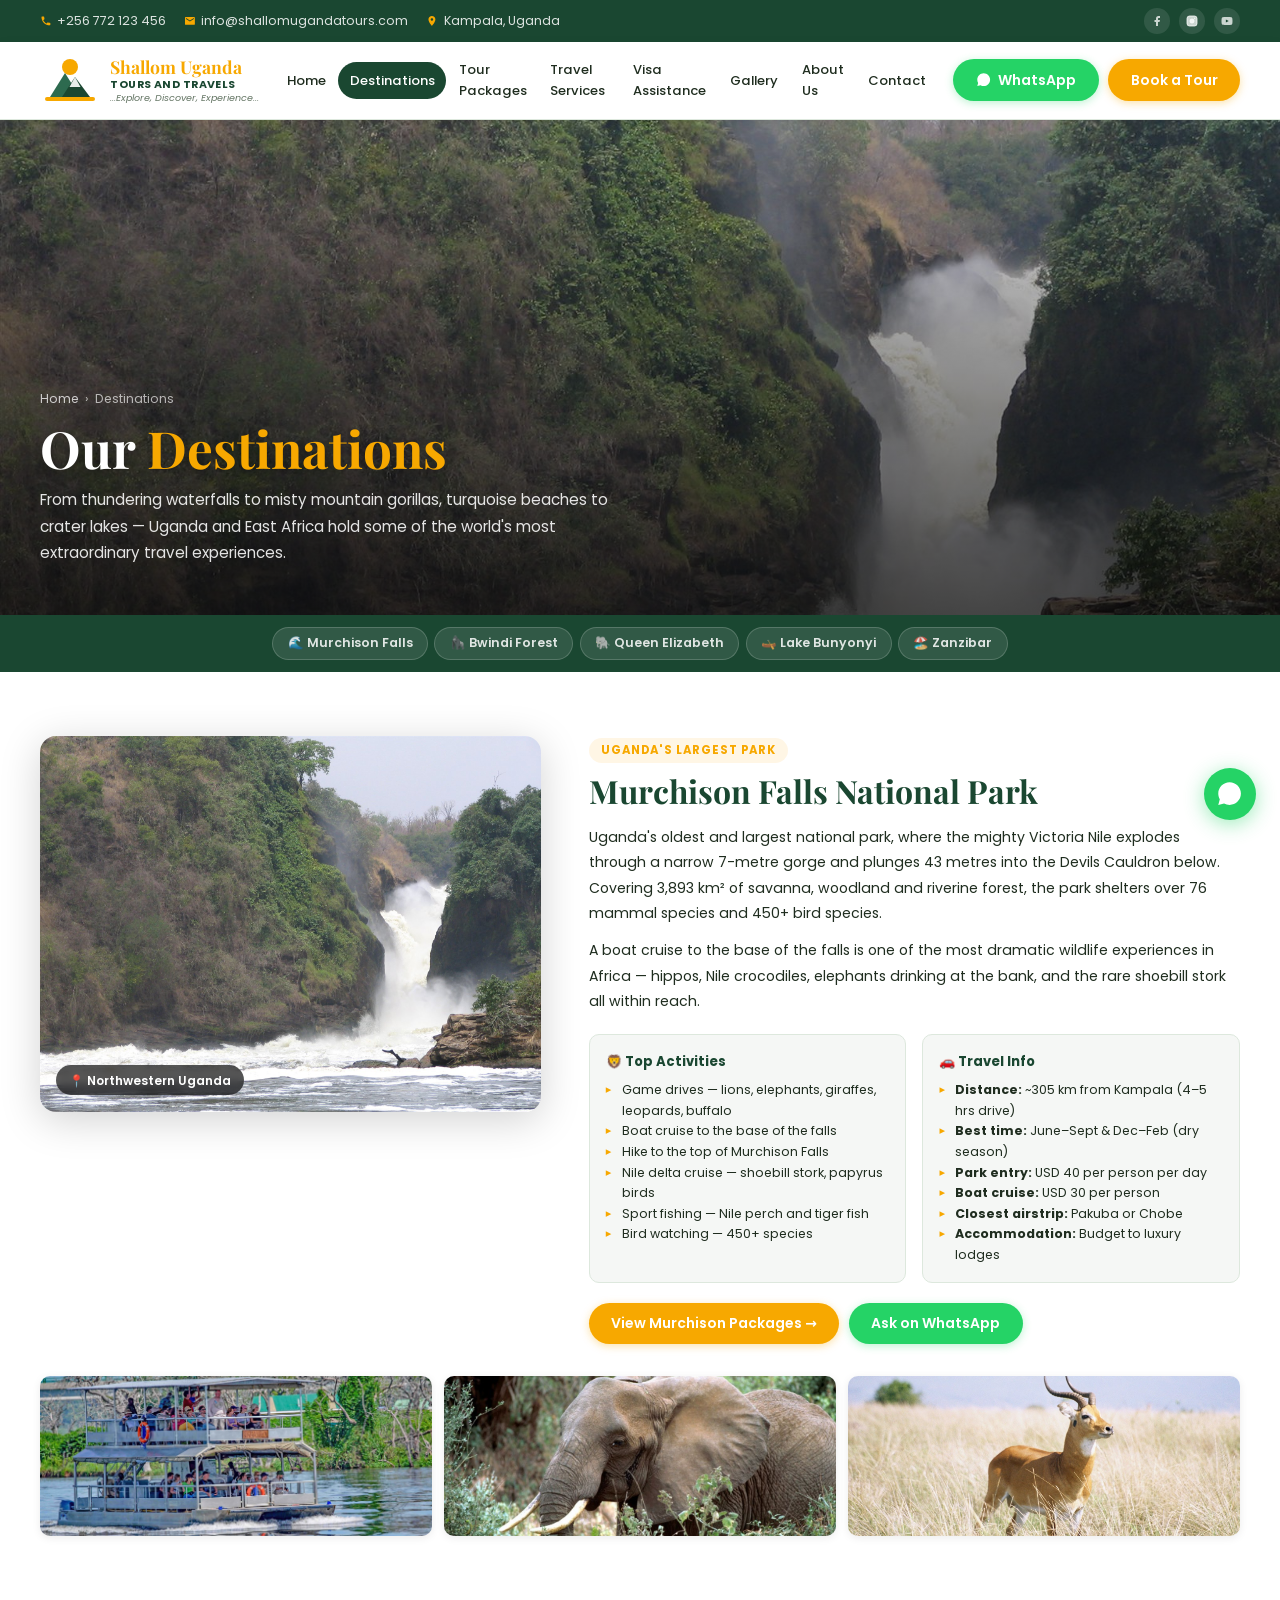
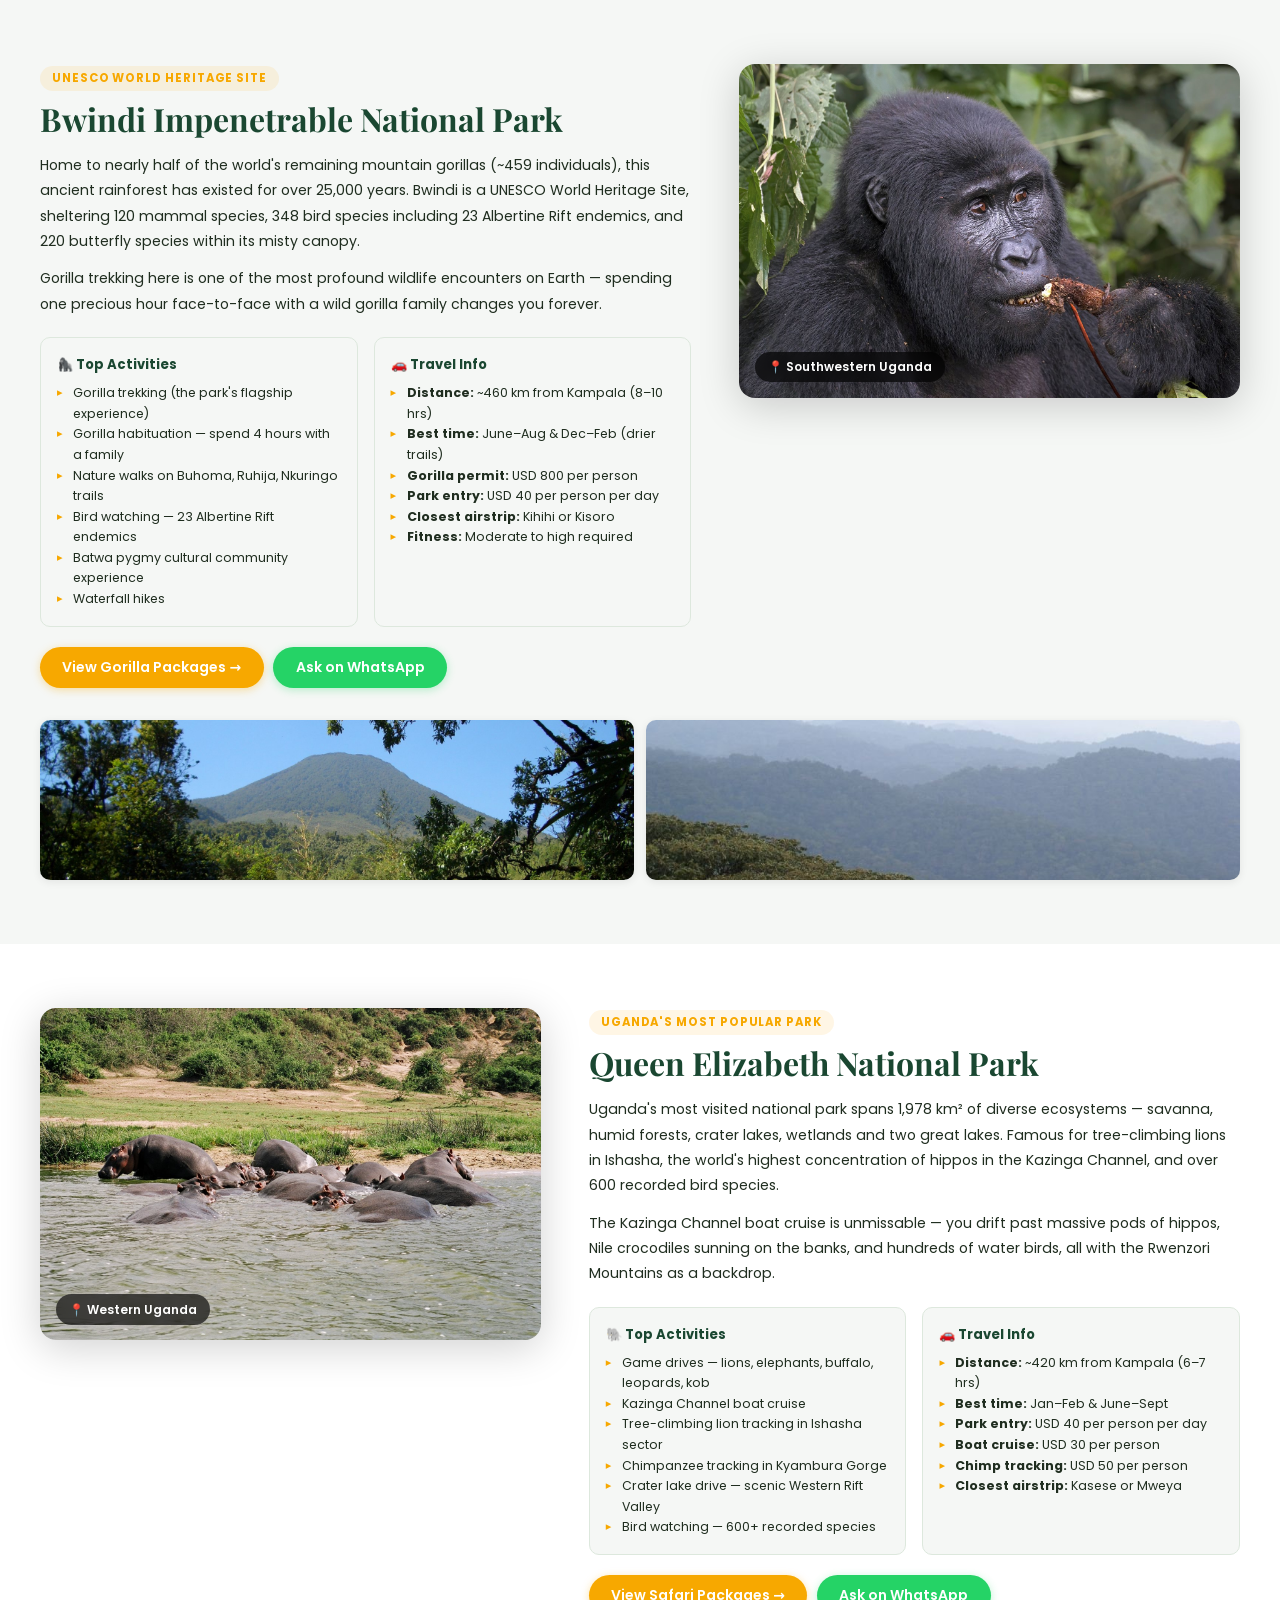
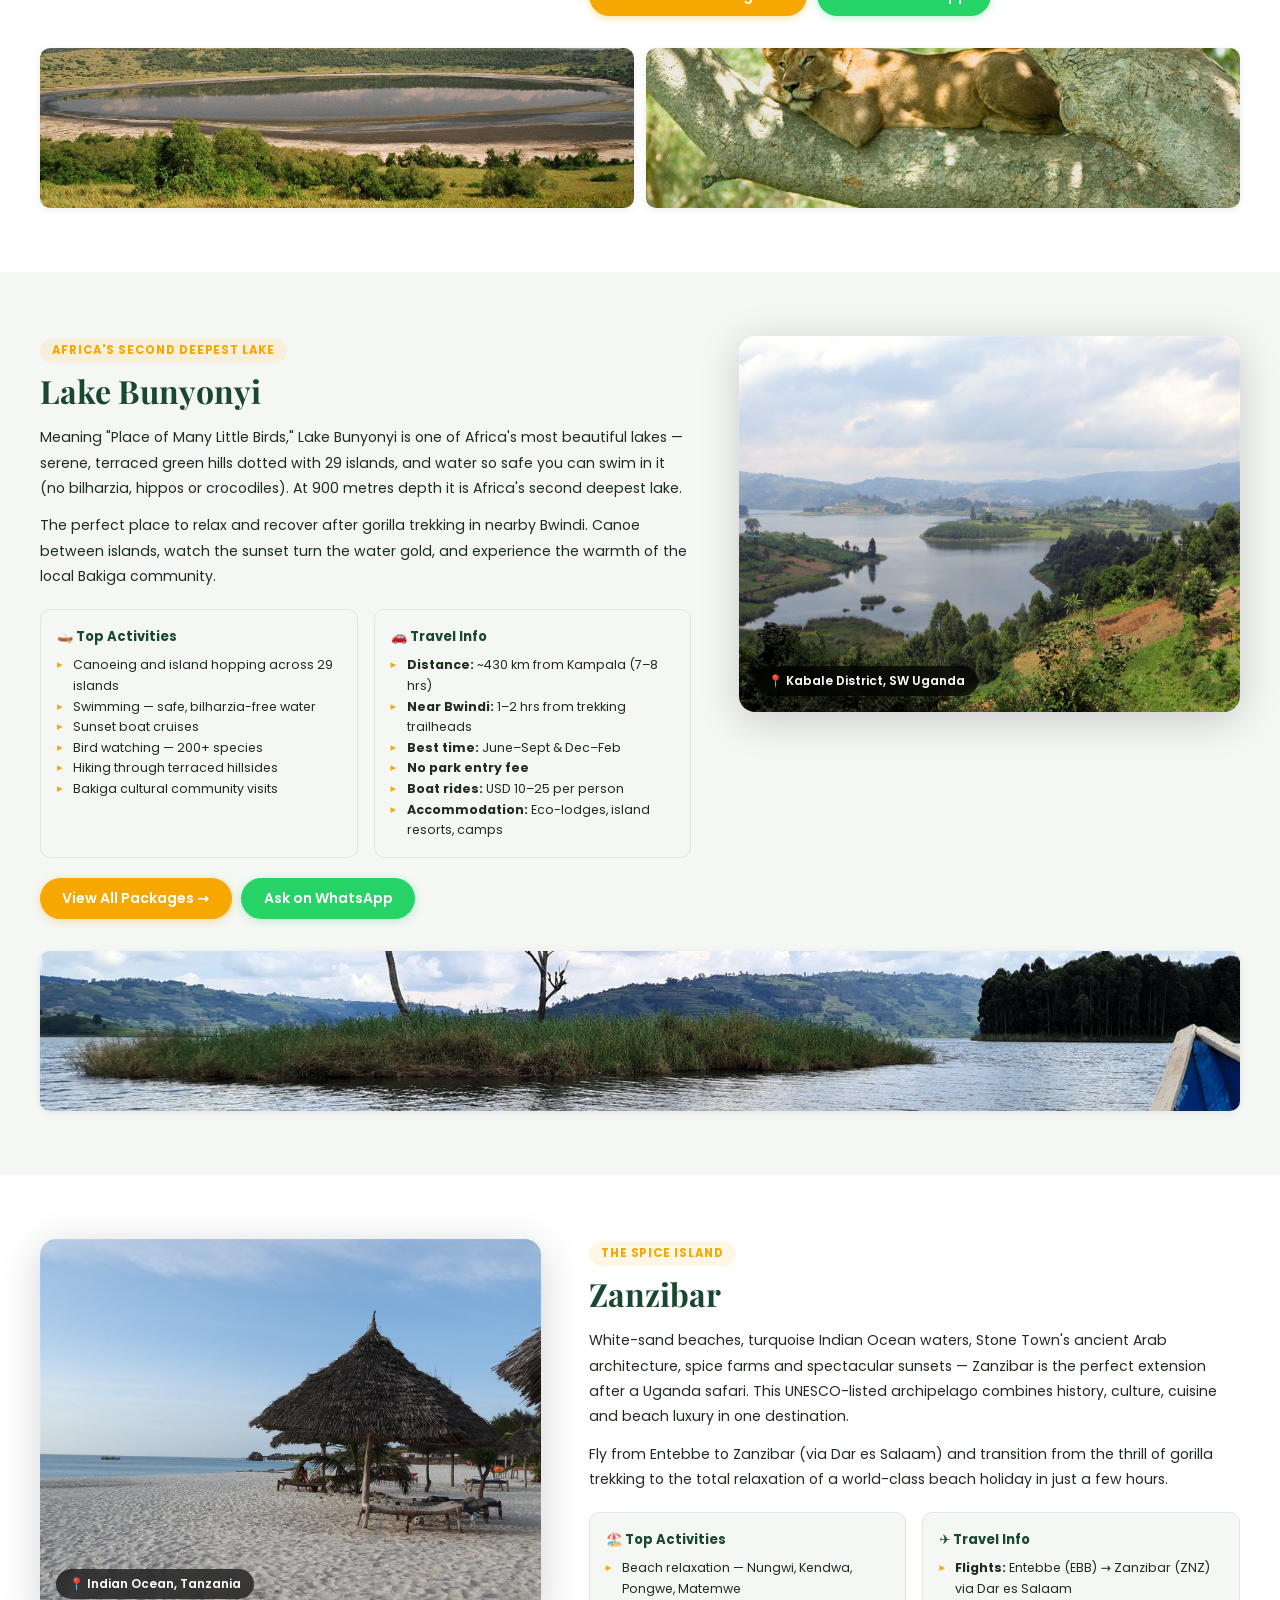
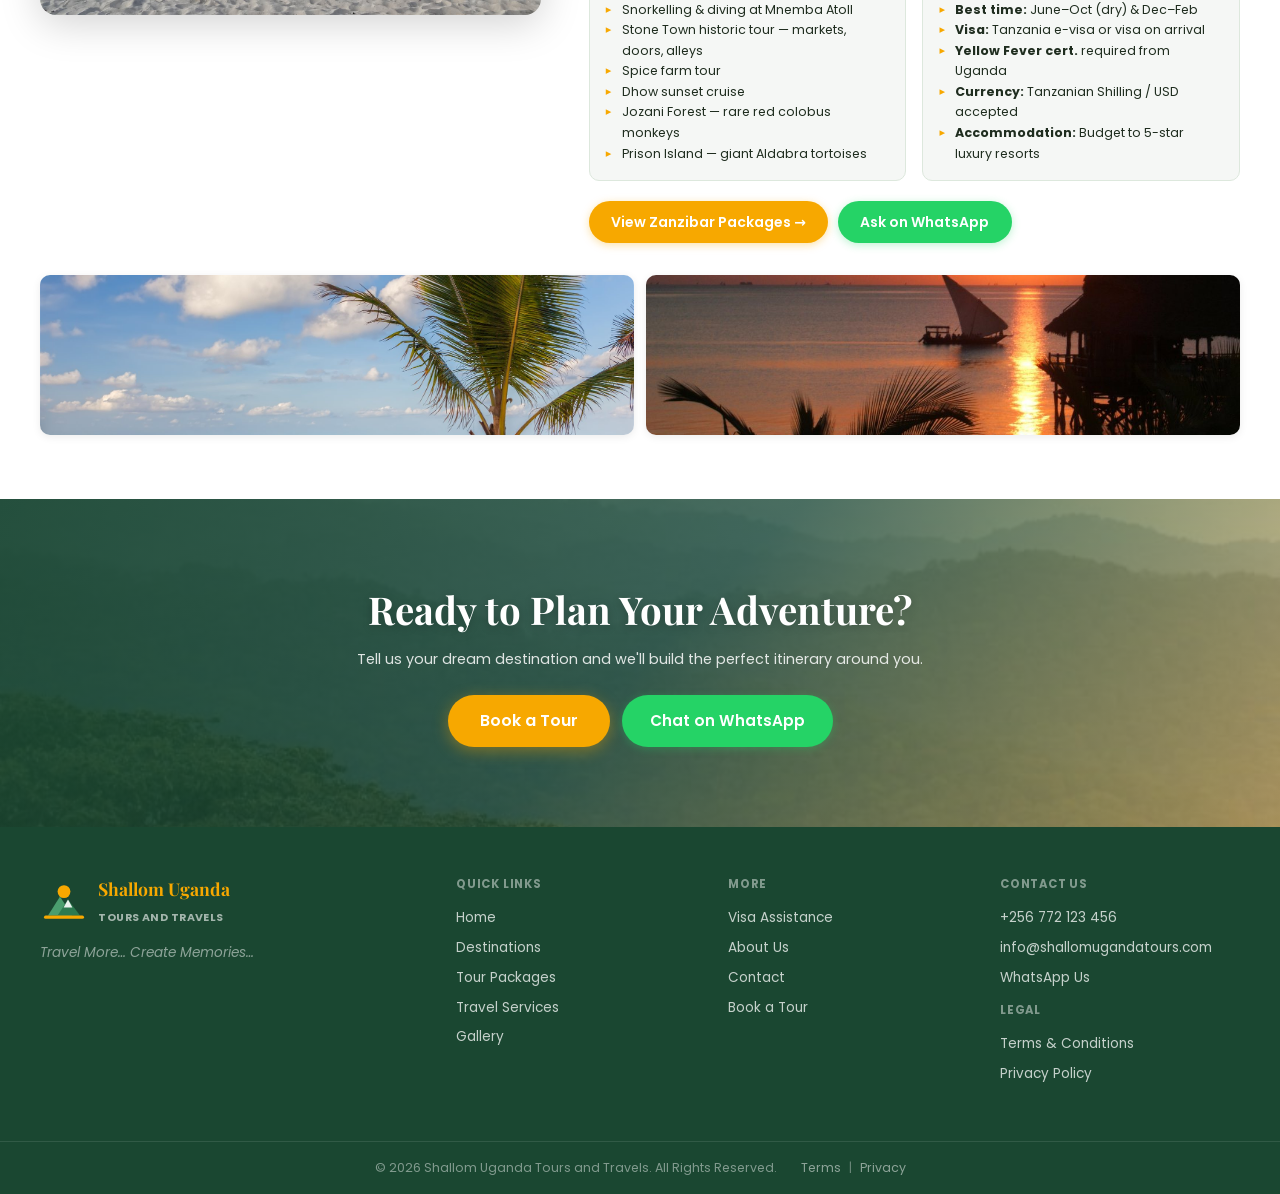
<file: destinations.html>
<!DOCTYPE html>
<html lang="en">
<head>
  <meta charset="UTF-8" />
  <meta name="viewport" content="width=device-width, initial-scale=1.0" />
  <meta name="description" content="Destinations — Shallom Uganda Tours. Murchison Falls, Bwindi Impenetrable Forest, Queen Elizabeth NP, Lake Bunyonyi and Zanzibar." />
  <meta property="og:title" content="Destinations — Shallom Uganda Tours and Travels" />
  <meta property="og:description" content="Explore Uganda's top safari destinations — gorilla trekking, waterfalls, wildlife, beaches and more." />
  <meta property="og:image" content="images/murchison-falls.jpg" />
  <link rel="icon" type="image/svg+xml" href="data:image/svg+xml,%3Csvg xmlns='http://www.w3.org/2000/svg' viewBox='0 0 60 50'%3E%3Ccircle cx='30' cy='12' r='8' fill='%23f7a800'/%3E%3Cpolygon points='10,42 25,18 40,42' fill='%232d6a4f'/%3E%3Cpolygon points='22,42 35,22 50,42' fill='%231a4731'/%3E%3Cpolygon points='35,22 40.5,32 29.5,32' fill='%23fff' opacity='.9'/%3E%3Crect x='5' y='42' width='50' height='4' rx='2' fill='%23f7a800'/%3E%3C/svg%3E" />
  <title>Destinations — Shallom Uganda Tours and Travels</title>
  <link rel="stylesheet" href="css/style.css" />
  <link rel="stylesheet" href="css/destinations.css" />
  <link rel="preconnect" href="https://fonts.googleapis.com" />
  <link rel="preconnect" href="https://fonts.gstatic.com" crossorigin />
  <link href="https://fonts.googleapis.com/css2?family=Poppins:wght@400;500;600;700;800&family=Playfair+Display:wght@700&display=swap" rel="stylesheet" />
</head>
<body class="loaded">

  <!-- TOP BAR -->
  <div class="topbar">
    <div class="container topbar__inner">
      <div class="topbar__left">
        <a href="tel:+256772123456" class="topbar__item"><svg class="topbar__icon" viewBox="0 0 24 24" aria-hidden="true"><path d="M6.6 10.8c1.4 2.8 3.8 5.1 6.6 6.6l2.2-2.2c.27-.27.67-.36 1.02-.24 1.12.37 2.33.57 3.58.57.55 0 1 .45 1 1V20c0 .55-.45 1-1 1C10.56 21 3 13.44 3 4c0-.55.45-1 1-1h3.5c.55 0 1 .45 1 1 0 1.25.2 2.45.57 3.57.11.35.03.74-.24 1.01L6.6 10.8z"/></svg>+256 772 123 456</a>
        <a href="mailto:info@shallomugandatours.com" class="topbar__item"><svg class="topbar__icon" viewBox="0 0 24 24" aria-hidden="true"><path d="M20 4H4c-1.1 0-2 .9-2 2v12c0 1.1.9 2 2 2h16c1.1 0 2-.9 2-2V6c0-1.1-.9-2-2-2zm0 4l-8 5-8-5V6l8 5 8-5v2z"/></svg>info@shallomugandatours.com</a>
        <span class="topbar__item"><svg class="topbar__icon" viewBox="0 0 24 24" aria-hidden="true"><path d="M12 2C8.13 2 5 5.13 5 9c0 5.25 7 13 7 13s7-7.75 7-13c0-3.87-3.13-7-7-7zm0 9.5c-1.38 0-2.5-1.12-2.5-2.5s1.12-2.5 2.5-2.5 2.5 1.12 2.5 2.5-1.12 2.5-2.5 2.5z"/></svg>Kampala, Uganda</span>
      </div>
      <div class="topbar__right">
        <a href="https://www.facebook.com/shallomugandatours" class="topbar__social" aria-label="Facebook"><svg viewBox="0 0 24 24" aria-hidden="true"><path d="M18 2h-3a5 5 0 0 0-5 5v3H7v4h3v8h4v-8h3l1-4h-4V7a1 1 0 0 1 1-1h3z"/></svg></a>
        <a href="https://www.instagram.com/shallomugandatours" class="topbar__social" aria-label="Instagram"><svg viewBox="0 0 24 24" aria-hidden="true" fill="none" stroke="currentColor" stroke-width="2"><rect x="2" y="2" width="20" height="20" rx="5"/><circle cx="12" cy="12" r="4"/><circle cx="17.5" cy="6.5" r=".5" fill="currentColor"/></svg></a>
        <a href="https://www.youtube.com/@shallomugandatours" class="topbar__social" aria-label="YouTube"><svg viewBox="0 0 24 24" aria-hidden="true"><path d="M22.54 6.42a2.78 2.78 0 0 0-1.95-1.96C18.88 4 12 4 12 4s-6.88 0-8.59.46a2.78 2.78 0 0 0-1.95 1.96A29 29 0 0 0 1 12a29 29 0 0 0 .46 5.58A2.78 2.78 0 0 0 3.41 19.6C5.12 20 12 20 12 20s6.88 0 8.59-.46a2.78 2.78 0 0 0 1.95-1.95A29 29 0 0 0 23 12a29 29 0 0 0-.46-5.58z"/><polygon points="9.75 15.02 15.5 12 9.75 8.98 9.75 15.02" fill="#1a4731"/></svg></a>
      </div>
    </div>
  </div>

  <!-- HEADER -->
  <header class="header" role="banner">
    <div class="container header__inner">
      <a href="index.html" class="logo" aria-label="Shallom Uganda Tours — home">
        <div class="logo__icon" aria-hidden="true"><svg viewBox="0 0 60 50" width="60" height="50"><circle cx="30" cy="12" r="8" fill="#f7a800"/><polygon points="10,42 25,18 40,42" fill="#2d6a4f"/><polygon points="22,42 35,22 50,42" fill="#1a4731"/><polygon points="35,22 40.5,32 29.5,32" fill="#fff" opacity=".9"/><rect x="5" y="42" width="50" height="4" rx="2" fill="#f7a800"/></svg></div>
        <div class="logo__text"><span class="logo__name">Shallom Uganda</span><span class="logo__sub">Tours and Travels</span><span class="logo__tag">...Explore, Discover, Experience...</span></div>
      </a>
      <button class="nav-toggle" id="nav-toggle" aria-label="Toggle navigation" aria-expanded="false" aria-controls="main-nav"><span></span><span></span><span></span></button>
      <nav class="nav" id="main-nav" aria-label="Main navigation">
        <ul class="nav__list">
          <li class="nav__item"><a href="index.html" class="nav__link">Home</a></li>
          <li class="nav__item nav__item--active"><a href="destinations.html" class="nav__link">Destinations</a></li>
          <li class="nav__item"><a href="packages.html" class="nav__link">Tour Packages</a></li>
          <li class="nav__item"><a href="services.html" class="nav__link">Travel Services</a></li>
          <li class="nav__item"><a href="visa.html" class="nav__link">Visa Assistance</a></li>
          <li class="nav__item"><a href="gallery.html" class="nav__link">Gallery</a></li>
          <li class="nav__item"><a href="about.html" class="nav__link">About Us</a></li>
          <li class="nav__item"><a href="contact.html" class="nav__link">Contact</a></li>
        </ul>
      </nav>
      <div class="header__cta">
        <a href="https://wa.me/256772123456" target="_blank" rel="noopener noreferrer" class="btn btn--wa"><svg class="btn__icon" viewBox="0 0 24 24" aria-hidden="true"><path d="M17.472 14.382c-.297-.149-1.758-.867-2.03-.967-.273-.099-.471-.148-.67.15-.197.297-.767.966-.94 1.164-.173.199-.347.223-.644.075-.297-.15-1.255-.463-2.39-1.475-.883-.788-1.48-1.761-1.653-2.059-.173-.297-.018-.458.13-.606.134-.133.298-.347.446-.52.149-.174.198-.298.298-.497.099-.198.05-.371-.025-.52-.075-.149-.669-1.612-.916-2.207-.242-.579-.487-.5-.669-.51-.173-.008-.371-.01-.57-.01-.198 0-.52.074-.792.372-.272.297-1.04 1.016-1.04 2.479 0 1.462 1.065 2.875 1.213 3.074.149.198 2.096 3.2 5.077 4.487.709.306 1.262.489 1.694.625.712.227 1.36.195 1.871.118.571-.085 1.758-.719 2.006-1.413.248-.694.248-1.289.173-1.413-.074-.124-.272-.198-.57-.347z"/><path d="M11.998 2C6.477 2 2 6.477 2 12c0 1.838.493 3.562 1.355 5.055L2 22l5.079-1.33A9.943 9.943 0 0 0 12 22c5.523 0 10-4.477 10-10S17.523 2 11.998 2z"/></svg>WhatsApp</a>
        <a href="booking.html" class="btn btn--book">Book a Tour</a>
      </div>
    </div>
  </header>

  <main>

    <!-- HERO -->
    <section class="page-hero page-hero--destinations" aria-labelledby="dest-hero-title">
      <div class="page-hero__overlay"></div>
      <div class="container page-hero__content">
        <nav class="breadcrumb" aria-label="Breadcrumb"><a href="index.html">Home</a><span>›</span><span aria-current="page">Destinations</span></nav>
        <h1 id="dest-hero-title" class="page-hero__title">Our <span>Destinations</span></h1>
        <p class="page-hero__sub">From thundering waterfalls to misty mountain gorillas, turquoise beaches to crater lakes — Uganda and East Africa hold some of the world's most extraordinary travel experiences.</p>
      </div>
    </section>

    <!-- DESTINATION CARDS OVERVIEW -->
    <section class="dest-overview" aria-label="Destination overview">
      <div class="container">
        <div class="dest-nav-pills">
          <a href="#murchison" class="dest-pill">🌊 Murchison Falls</a>
          <a href="#bwindi" class="dest-pill">🦍 Bwindi Forest</a>
          <a href="#queen" class="dest-pill">🐘 Queen Elizabeth</a>
          <a href="#bunyonyi" class="dest-pill">🛶 Lake Bunyonyi</a>
          <a href="#zanzibar" class="dest-pill">🏖️ Zanzibar</a>
        </div>
      </div>
    </section>

    <!-- MURCHISON FALLS -->
    <section class="dest-section" id="murchison" aria-labelledby="murchison-title">
      <div class="container">
        <div class="dest-layout">
          <div class="dest-layout__media">
            <img src="images/murchison-falls.jpg" alt="Murchison Falls — the Nile exploding through a narrow gorge" class="dest-layout__img" loading="lazy" />
            <div class="dest-layout__badge">📍 Northwestern Uganda</div>
          </div>
          <div class="dest-layout__content">
            <span class="dest-label">Uganda's Largest Park</span>
            <h2 id="murchison-title" class="dest-layout__title">Murchison Falls National Park</h2>
            <p>Uganda's oldest and largest national park, where the mighty Victoria Nile explodes through a narrow 7-metre gorge and plunges 43 metres into the Devils Cauldron below. Covering 3,893 km² of savanna, woodland and riverine forest, the park shelters over 76 mammal species and 450+ bird species.</p>
            <p>A boat cruise to the base of the falls is one of the most dramatic wildlife experiences in Africa — hippos, Nile crocodiles, elephants drinking at the bank, and the rare shoebill stork all within reach.</p>
            <div class="dest-info-grid">
              <div class="dest-info-box">
                <h3>🦁 Top Activities</h3>
                <ul>
                  <li>Game drives — lions, elephants, giraffes, leopards, buffalo</li>
                  <li>Boat cruise to the base of the falls</li>
                  <li>Hike to the top of Murchison Falls</li>
                  <li>Nile delta cruise — shoebill stork, papyrus birds</li>
                  <li>Sport fishing — Nile perch and tiger fish</li>
                  <li>Bird watching — 450+ species</li>
                </ul>
              </div>
              <div class="dest-info-box">
                <h3>🚗 Travel Info</h3>
                <ul>
                  <li><strong>Distance:</strong> ~305 km from Kampala (4–5 hrs drive)</li>
                  <li><strong>Best time:</strong> June–Sept &amp; Dec–Feb (dry season)</li>
                  <li><strong>Park entry:</strong> USD 40 per person per day</li>
                  <li><strong>Boat cruise:</strong> USD 30 per person</li>
                  <li><strong>Closest airstrip:</strong> Pakuba or Chobe</li>
                  <li><strong>Accommodation:</strong> Budget to luxury lodges</li>
                </ul>
              </div>
            </div>
            <div class="dest-cta">
              <a href="packages.html#murchison-safari" class="btn btn--book">View Murchison Packages →</a>
              <a href="https://wa.me/256772123456?text=I%27d%20like%20to%20visit%20Murchison%20Falls%20National%20Park." target="_blank" rel="noopener noreferrer" class="btn btn--wa">Ask on WhatsApp</a>
            </div>
          </div>
        </div>
        <div class="dest-gallery-row">
          <img src="images/murchison-park.jpg" alt="Wildlife in Murchison Falls NP" loading="lazy" />
          <img src="images/elephant.jpg" alt="African elephant" loading="lazy" />
          <img src="images/uganda-kob.jpg" alt="Uganda Kob antelope" loading="lazy" />
        </div>
      </div>
    </section>

    <!-- BWINDI -->
    <section class="dest-section dest-section--alt" id="bwindi" aria-labelledby="bwindi-title">
      <div class="container">
        <div class="dest-layout dest-layout--reverse">
          <div class="dest-layout__media">
            <img src="images/gorilla.jpg" alt="Mountain gorilla in Bwindi Impenetrable Forest" class="dest-layout__img" loading="lazy" />
            <div class="dest-layout__badge">📍 Southwestern Uganda</div>
          </div>
          <div class="dest-layout__content">
            <span class="dest-label">UNESCO World Heritage Site</span>
            <h2 id="bwindi-title" class="dest-layout__title">Bwindi Impenetrable National Park</h2>
            <p>Home to nearly half of the world's remaining mountain gorillas (~459 individuals), this ancient rainforest has existed for over 25,000 years. Bwindi is a UNESCO World Heritage Site, sheltering 120 mammal species, 348 bird species including 23 Albertine Rift endemics, and 220 butterfly species within its misty canopy.</p>
            <p>Gorilla trekking here is one of the most profound wildlife encounters on Earth — spending one precious hour face-to-face with a wild gorilla family changes you forever.</p>
            <div class="dest-info-grid">
              <div class="dest-info-box">
                <h3>🦍 Top Activities</h3>
                <ul>
                  <li>Gorilla trekking (the park's flagship experience)</li>
                  <li>Gorilla habituation — spend 4 hours with a family</li>
                  <li>Nature walks on Buhoma, Ruhija, Nkuringo trails</li>
                  <li>Bird watching — 23 Albertine Rift endemics</li>
                  <li>Batwa pygmy cultural community experience</li>
                  <li>Waterfall hikes</li>
                </ul>
              </div>
              <div class="dest-info-box">
                <h3>🚗 Travel Info</h3>
                <ul>
                  <li><strong>Distance:</strong> ~460 km from Kampala (8–10 hrs)</li>
                  <li><strong>Best time:</strong> June–Aug &amp; Dec–Feb (drier trails)</li>
                  <li><strong>Gorilla permit:</strong> USD 800 per person</li>
                  <li><strong>Park entry:</strong> USD 40 per person per day</li>
                  <li><strong>Closest airstrip:</strong> Kihihi or Kisoro</li>
                  <li><strong>Fitness:</strong> Moderate to high required</li>
                </ul>
              </div>
            </div>
            <div class="dest-cta">
              <a href="packages.html#gorilla-trekking" class="btn btn--book">View Gorilla Packages →</a>
              <a href="https://wa.me/256772123456?text=I%27d%20like%20to%20book%20gorilla%20trekking%20in%20Bwindi." target="_blank" rel="noopener noreferrer" class="btn btn--wa">Ask on WhatsApp</a>
            </div>
          </div>
        </div>
        <div class="dest-gallery-row">
          <img src="images/bwindi-forest.jpg" alt="Bwindi Impenetrable Forest" loading="lazy" />
          <img src="images/bwindi-mountains.jpg" alt="Bwindi mountain landscape" loading="lazy" />
        </div>
      </div>
    </section>

    <!-- QUEEN ELIZABETH -->
    <section class="dest-section" id="queen" aria-labelledby="queen-title">
      <div class="container">
        <div class="dest-layout">
          <div class="dest-layout__media">
            <img src="images/kazinga-hippos.jpg" alt="Hippos in the Kazinga Channel, Queen Elizabeth NP" class="dest-layout__img" loading="lazy" />
            <div class="dest-layout__badge">📍 Western Uganda</div>
          </div>
          <div class="dest-layout__content">
            <span class="dest-label">Uganda's Most Popular Park</span>
            <h2 id="queen-title" class="dest-layout__title">Queen Elizabeth National Park</h2>
            <p>Uganda's most visited national park spans 1,978 km² of diverse ecosystems — savanna, humid forests, crater lakes, wetlands and two great lakes. Famous for tree-climbing lions in Ishasha, the world's highest concentration of hippos in the Kazinga Channel, and over 600 recorded bird species.</p>
            <p>The Kazinga Channel boat cruise is unmissable — you drift past massive pods of hippos, Nile crocodiles sunning on the banks, and hundreds of water birds, all with the Rwenzori Mountains as a backdrop.</p>
            <div class="dest-info-grid">
              <div class="dest-info-box">
                <h3>🐘 Top Activities</h3>
                <ul>
                  <li>Game drives — lions, elephants, buffalo, leopards, kob</li>
                  <li>Kazinga Channel boat cruise</li>
                  <li>Tree-climbing lion tracking in Ishasha sector</li>
                  <li>Chimpanzee tracking in Kyambura Gorge</li>
                  <li>Crater lake drive — scenic Western Rift Valley</li>
                  <li>Bird watching — 600+ recorded species</li>
                </ul>
              </div>
              <div class="dest-info-box">
                <h3>🚗 Travel Info</h3>
                <ul>
                  <li><strong>Distance:</strong> ~420 km from Kampala (6–7 hrs)</li>
                  <li><strong>Best time:</strong> Jan–Feb &amp; June–Sept</li>
                  <li><strong>Park entry:</strong> USD 40 per person per day</li>
                  <li><strong>Boat cruise:</strong> USD 30 per person</li>
                  <li><strong>Chimp tracking:</strong> USD 50 per person</li>
                  <li><strong>Closest airstrip:</strong> Kasese or Mweya</li>
                </ul>
              </div>
            </div>
            <div class="dest-cta">
              <a href="packages.html#classic-safari" class="btn btn--book">View Safari Packages →</a>
              <a href="https://wa.me/256772123456?text=I%27d%20like%20to%20visit%20Queen%20Elizabeth%20National%20Park." target="_blank" rel="noopener noreferrer" class="btn btn--wa">Ask on WhatsApp</a>
            </div>
          </div>
        </div>
        <div class="dest-gallery-row">
          <img src="images/crater-lake.jpg" alt="Crater lake in Queen Elizabeth NP" loading="lazy" />
          <img src="images/tree-lion.jpg" alt="Tree-climbing lion in Ishasha" loading="lazy" />
        </div>
      </div>
    </section>

    <!-- LAKE BUNYONYI -->
    <section class="dest-section dest-section--alt" id="bunyonyi" aria-labelledby="bunyonyi-title">
      <div class="container">
        <div class="dest-layout dest-layout--reverse">
          <div class="dest-layout__media">
            <img src="images/lake-bunyonyi.jpg" alt="Lake Bunyonyi — Place of Many Little Birds" class="dest-layout__img" loading="lazy" />
            <div class="dest-layout__badge">📍 Kabale District, SW Uganda</div>
          </div>
          <div class="dest-layout__content">
            <span class="dest-label">Africa's Second Deepest Lake</span>
            <h2 id="bunyonyi-title" class="dest-layout__title">Lake Bunyonyi</h2>
            <p>Meaning "Place of Many Little Birds," Lake Bunyonyi is one of Africa's most beautiful lakes — serene, terraced green hills dotted with 29 islands, and water so safe you can swim in it (no bilharzia, hippos or crocodiles). At 900 metres depth it is Africa's second deepest lake.</p>
            <p>The perfect place to relax and recover after gorilla trekking in nearby Bwindi. Canoe between islands, watch the sunset turn the water gold, and experience the warmth of the local Bakiga community.</p>
            <div class="dest-info-grid">
              <div class="dest-info-box">
                <h3>🛶 Top Activities</h3>
                <ul>
                  <li>Canoeing and island hopping across 29 islands</li>
                  <li>Swimming — safe, bilharzia-free water</li>
                  <li>Sunset boat cruises</li>
                  <li>Bird watching — 200+ species</li>
                  <li>Hiking through terraced hillsides</li>
                  <li>Bakiga cultural community visits</li>
                </ul>
              </div>
              <div class="dest-info-box">
                <h3>🚗 Travel Info</h3>
                <ul>
                  <li><strong>Distance:</strong> ~430 km from Kampala (7–8 hrs)</li>
                  <li><strong>Near Bwindi:</strong> 1–2 hrs from trekking trailheads</li>
                  <li><strong>Best time:</strong> June–Sept &amp; Dec–Feb</li>
                  <li><strong>No park entry fee</strong></li>
                  <li><strong>Boat rides:</strong> USD 10–25 per person</li>
                  <li><strong>Accommodation:</strong> Eco-lodges, island resorts, camps</li>
                </ul>
              </div>
            </div>
            <div class="dest-cta">
              <a href="packages.html" class="btn btn--book">View All Packages →</a>
              <a href="https://wa.me/256772123456?text=I%27d%20like%20to%20visit%20Lake%20Bunyonyi." target="_blank" rel="noopener noreferrer" class="btn btn--wa">Ask on WhatsApp</a>
            </div>
          </div>
        </div>
        <div class="dest-gallery-row">
          <img src="images/punishment-island.jpg" alt="Punishment Island, Lake Bunyonyi" loading="lazy" />
        </div>
      </div>
    </section>

    <!-- ZANZIBAR -->
    <section class="dest-section" id="zanzibar" aria-labelledby="zanzibar-title">
      <div class="container">
        <div class="dest-layout">
          <div class="dest-layout__media">
            <img src="images/zanzibar-kendwa.jpg" alt="Kendwa Beach, Zanzibar" class="dest-layout__img" loading="lazy" />
            <div class="dest-layout__badge">📍 Indian Ocean, Tanzania</div>
          </div>
          <div class="dest-layout__content">
            <span class="dest-label">The Spice Island</span>
            <h2 id="zanzibar-title" class="dest-layout__title">Zanzibar</h2>
            <p>White-sand beaches, turquoise Indian Ocean waters, Stone Town's ancient Arab architecture, spice farms and spectacular sunsets — Zanzibar is the perfect extension after a Uganda safari. This UNESCO-listed archipelago combines history, culture, cuisine and beach luxury in one destination.</p>
            <p>Fly from Entebbe to Zanzibar (via Dar es Salaam) and transition from the thrill of gorilla trekking to the total relaxation of a world-class beach holiday in just a few hours.</p>
            <div class="dest-info-grid">
              <div class="dest-info-box">
                <h3>🏖️ Top Activities</h3>
                <ul>
                  <li>Beach relaxation — Nungwi, Kendwa, Pongwe, Matemwe</li>
                  <li>Snorkelling &amp; diving at Mnemba Atoll</li>
                  <li>Stone Town historic tour — markets, doors, alleys</li>
                  <li>Spice farm tour</li>
                  <li>Dhow sunset cruise</li>
                  <li>Jozani Forest — rare red colobus monkeys</li>
                  <li>Prison Island — giant Aldabra tortoises</li>
                </ul>
              </div>
              <div class="dest-info-box">
                <h3>✈️ Travel Info</h3>
                <ul>
                  <li><strong>Flights:</strong> Entebbe (EBB) → Zanzibar (ZNZ) via Dar es Salaam</li>
                  <li><strong>Best time:</strong> June–Oct (dry) &amp; Dec–Feb</li>
                  <li><strong>Visa:</strong> Tanzania e-visa or visa on arrival</li>
                  <li><strong>Yellow Fever cert.</strong> required from Uganda</li>
                  <li><strong>Currency:</strong> Tanzanian Shilling / USD accepted</li>
                  <li><strong>Accommodation:</strong> Budget to 5-star luxury resorts</li>
                </ul>
              </div>
            </div>
            <div class="dest-cta">
              <a href="packages.html#zanzibar-beach" class="btn btn--book">View Zanzibar Packages →</a>
              <a href="https://wa.me/256772123456?text=I%27d%20like%20to%20visit%20Zanzibar." target="_blank" rel="noopener noreferrer" class="btn btn--wa">Ask on WhatsApp</a>
            </div>
          </div>
        </div>
        <div class="dest-gallery-row">
          <img src="images/zanzibar-pongwe.jpg" alt="Pongwe Beach, Zanzibar" loading="lazy" />
          <img src="images/zanzibar-sunset.jpg" alt="Zanzibar sunset" loading="lazy" />
        </div>
      </div>
    </section>

    <!-- CTA BANNER -->
    <section class="page-cta" aria-labelledby="dest-cta-title">
      <div class="page-cta__bg"></div>
      <div class="container page-cta__content">
        <h2 id="dest-cta-title">Ready to Plan Your Adventure?</h2>
        <p>Tell us your dream destination and we'll build the perfect itinerary around you.</p>
        <div class="page-cta__actions">
          <a href="booking.html" class="btn btn--hero">Book a Tour</a>
          <a href="https://wa.me/256772123456?text=I%27d%20like%20to%20enquire%20about%20a%20destination." target="_blank" rel="noopener noreferrer" class="btn btn--wa btn--lg">Chat on WhatsApp</a>
        </div>
      </div>
    </section>

  </main>

  <!-- FOOTER -->
  <footer class="footer" role="contentinfo">
    <div class="footer__main">
      <div class="container footer__grid">
        <div class="footer__brand">
          <div class="footer__logo"><div class="logo__icon logo__icon--sm" aria-hidden="true"><svg viewBox="0 0 60 50" width="48" height="40"><circle cx="30" cy="12" r="8" fill="#f7a800"/><polygon points="10,42 25,18 40,42" fill="#4a9e6e"/><polygon points="22,42 35,22 50,42" fill="#2d7a50"/><polygon points="35,22 40.5,32 29.5,32" fill="#fff" opacity=".9"/><rect x="5" y="42" width="50" height="4" rx="2" fill="#f7a800"/></svg></div><div><span class="logo__name">Shallom Uganda</span><br/><span class="logo__sub">Tours and Travels</span></div></div>
          <p class="footer__tagline"><em>Travel More… Create Memories…</em></p>
        </div>
        <div class="footer__col"><h4 class="footer__col-title">Quick Links</h4>
          <a href="index.html" class="footer__link">Home</a>
          <a href="destinations.html" class="footer__link">Destinations</a>
          <a href="packages.html" class="footer__link">Tour Packages</a>
          <a href="services.html" class="footer__link">Travel Services</a>
          <a href="gallery.html" class="footer__link">Gallery</a>
        </div>
        <div class="footer__col"><h4 class="footer__col-title">More</h4>
          <a href="visa.html" class="footer__link">Visa Assistance</a>
          <a href="about.html" class="footer__link">About Us</a>
          <a href="contact.html" class="footer__link">Contact</a>
          <a href="booking.html" class="footer__link">Book a Tour</a>
        </div>
        <div class="footer__col"><h4 class="footer__col-title">Contact Us</h4>
          <a href="tel:+256772123456" class="footer__link">+256 772 123 456</a>
          <a href="mailto:info@shallomugandatours.com" class="footer__link">info@shallomugandatours.com</a>
          <a href="https://wa.me/256772123456" target="_blank" rel="noopener noreferrer" class="footer__link">WhatsApp Us</a>
          <div class="footer__col"><h4 class="footer__col-title" style="margin-top:.75rem;">Legal</h4>
          <a href="terms.html" class="footer__link">Terms &amp; Conditions</a>
          <a href="privacy.html" class="footer__link">Privacy Policy</a></div>
        </div>
      </div>
    </div>
    <div class="footer__bottom"><div class="container footer__bottom-inner"><p>&copy; <span id="footer-year"></span> Shallom Uganda Tours and Travels. All Rights Reserved.</p><nav aria-label="Legal"><a href="terms.html" class="footer__legal-link">Terms</a><span aria-hidden="true">|</span><a href="privacy.html" class="footer__legal-link">Privacy</a></nav></div></div>
  </footer>

  <a href="https://wa.me/256772123456?text=Hello%2C%20I%20have%20a%20question%20about%20your%20destinations." target="_blank" rel="noopener noreferrer" class="wa-float" aria-label="Chat on WhatsApp"><svg viewBox="0 0 24 24" aria-hidden="true"><path d="M17.472 14.382c-.297-.149-1.758-.867-2.03-.967-.273-.099-.471-.148-.67.15-.197.297-.767.966-.94 1.164-.173.199-.347.223-.644.075-.297-.15-1.255-.463-2.39-1.475-.883-.788-1.48-1.761-1.653-2.059-.173-.297-.018-.458.13-.606.134-.133.298-.347.446-.52.149-.174.198-.298.298-.497.099-.198.05-.371-.025-.52-.075-.149-.669-1.612-.916-2.207-.242-.579-.487-.5-.669-.51-.173-.008-.371-.01-.57-.01-.198 0-.52.074-.792.372-.272.297-1.04 1.016-1.04 2.479 0 1.462 1.065 2.875 1.213 3.074.149.198 2.096 3.2 5.077 4.487.709.306 1.262.489 1.694.625.712.227 1.36.195 1.871.118.571-.085 1.758-.719 2.006-1.413.248-.694.248-1.289.173-1.413-.074-.124-.272-.198-.57-.347z"/><path d="M11.998 2C6.477 2 2 6.477 2 12c0 1.838.493 3.562 1.355 5.055L2 22l5.079-1.33A9.943 9.943 0 0 0 12 22c5.523 0 10-4.477 10-10S17.523 2 11.998 2z"/></svg><span class="wa-float__tooltip">Chat with us</span></a>

  <script src="js/nav.js"></script>
</body>
</html>
</file>
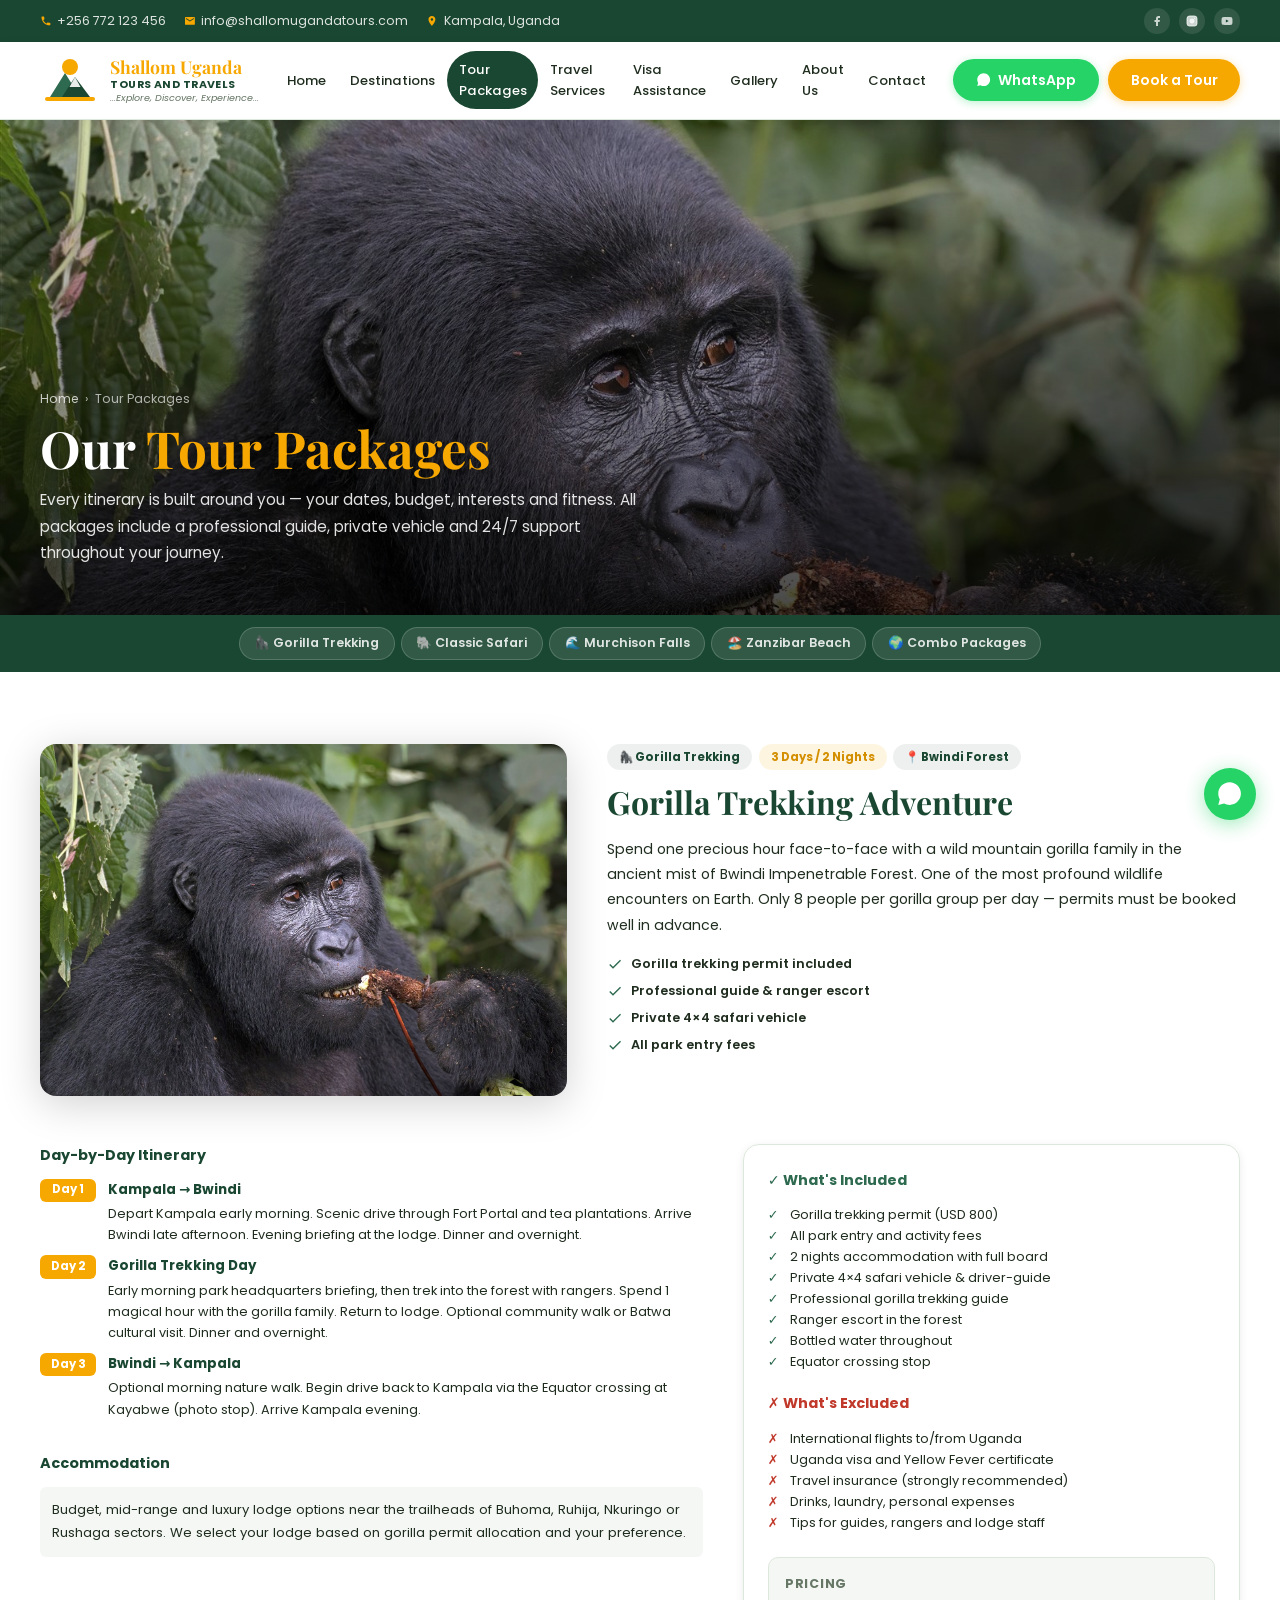
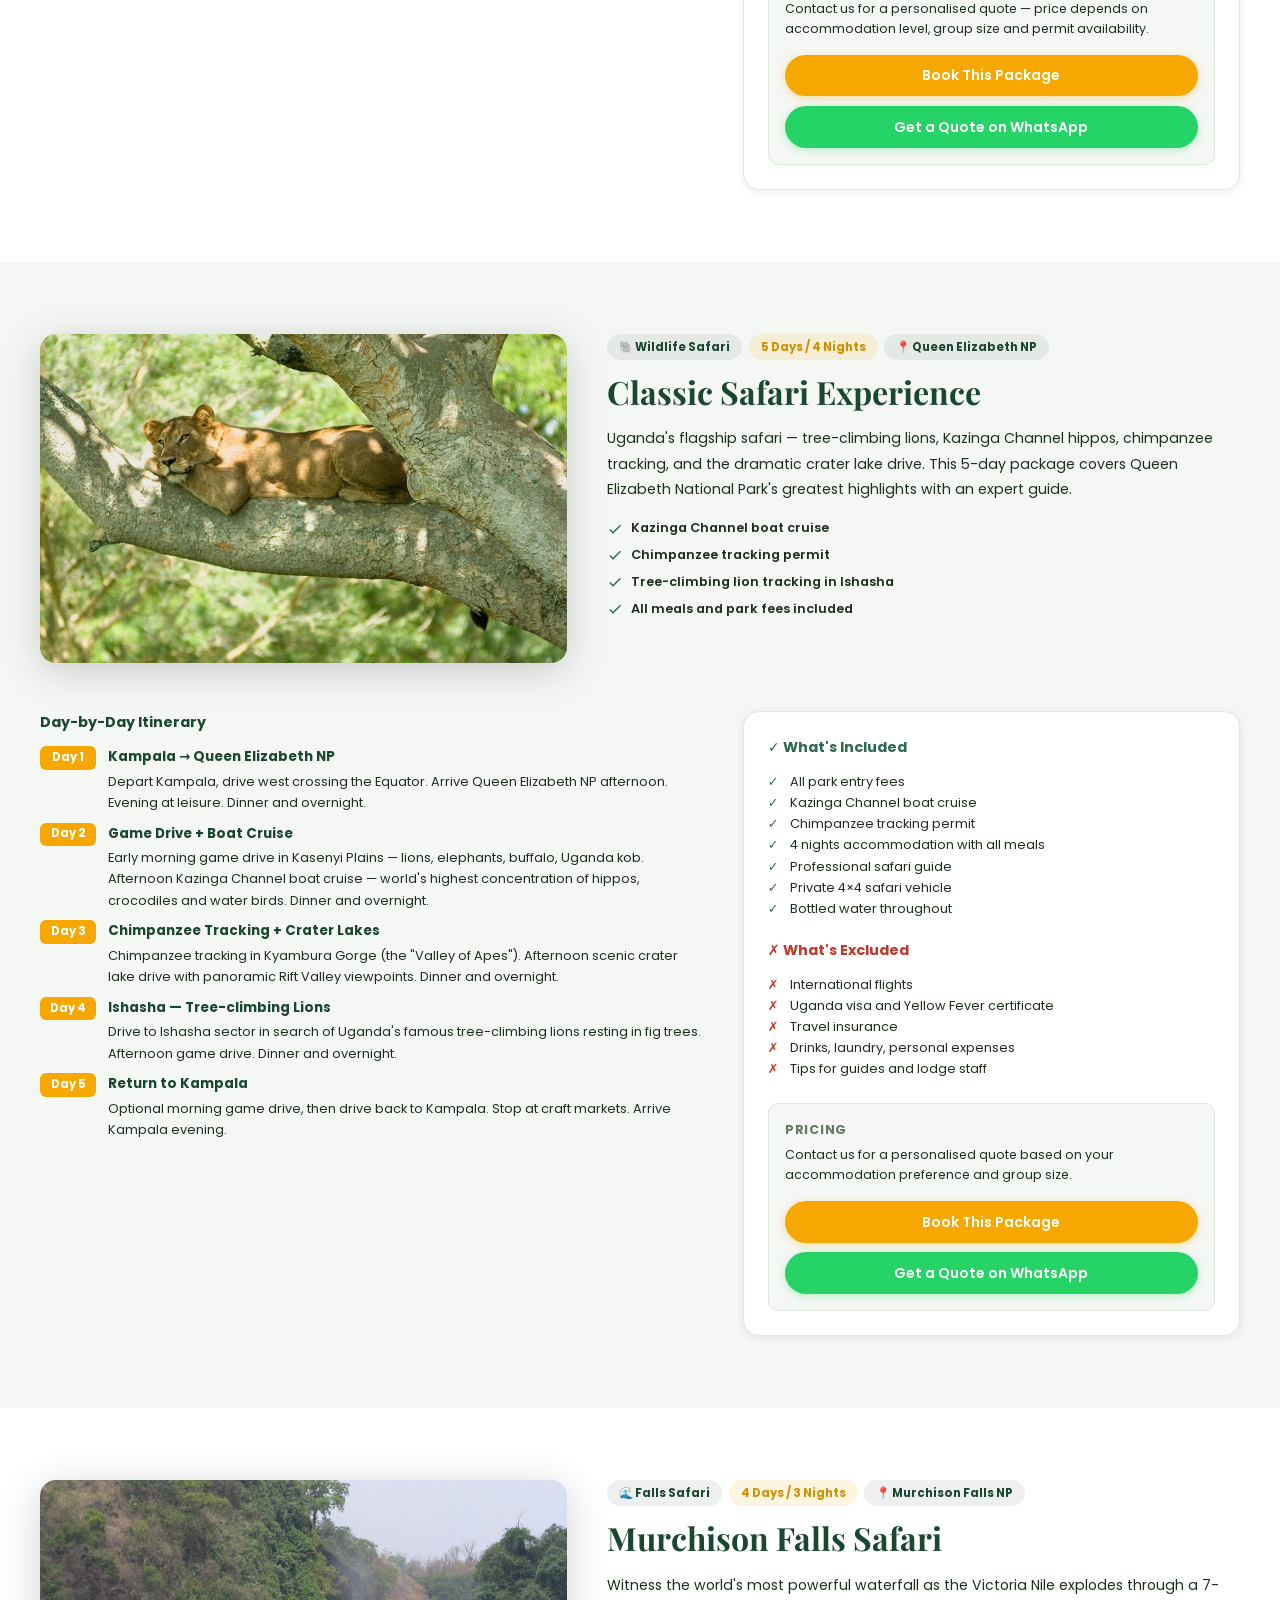
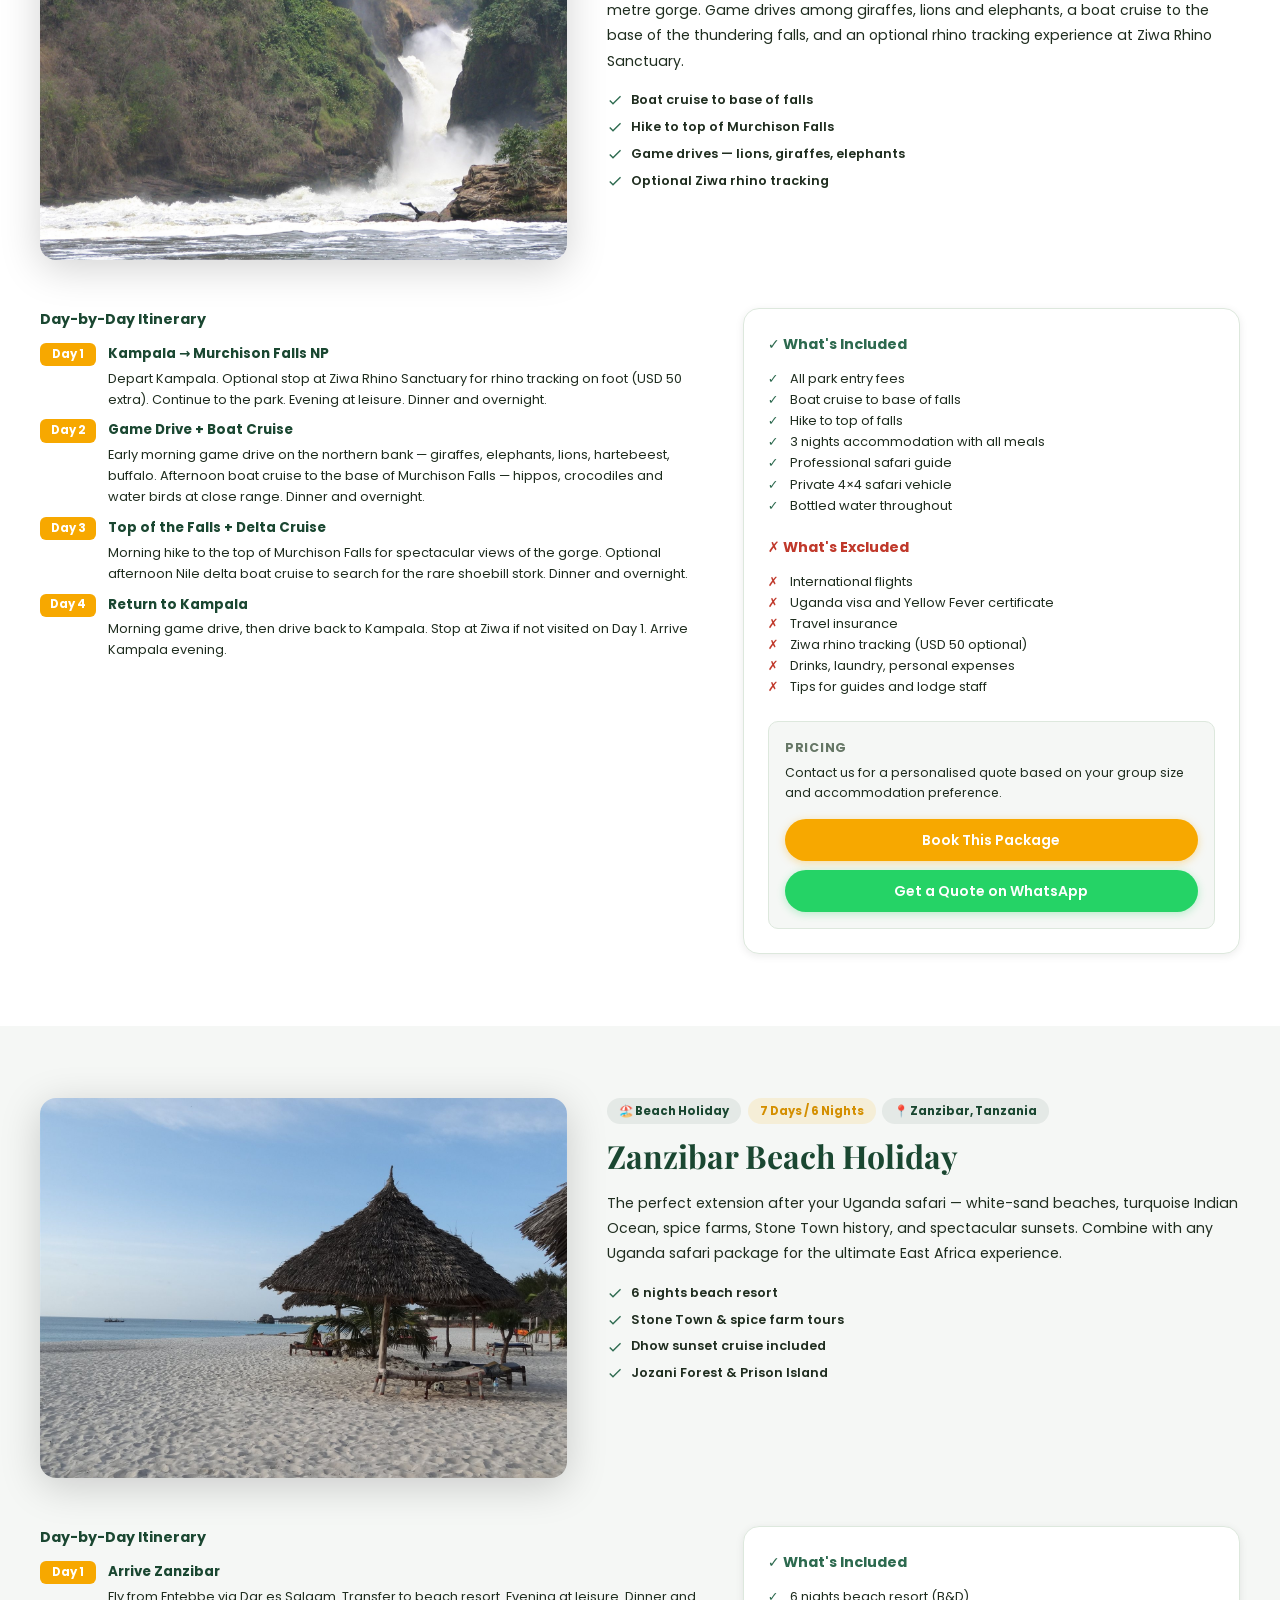
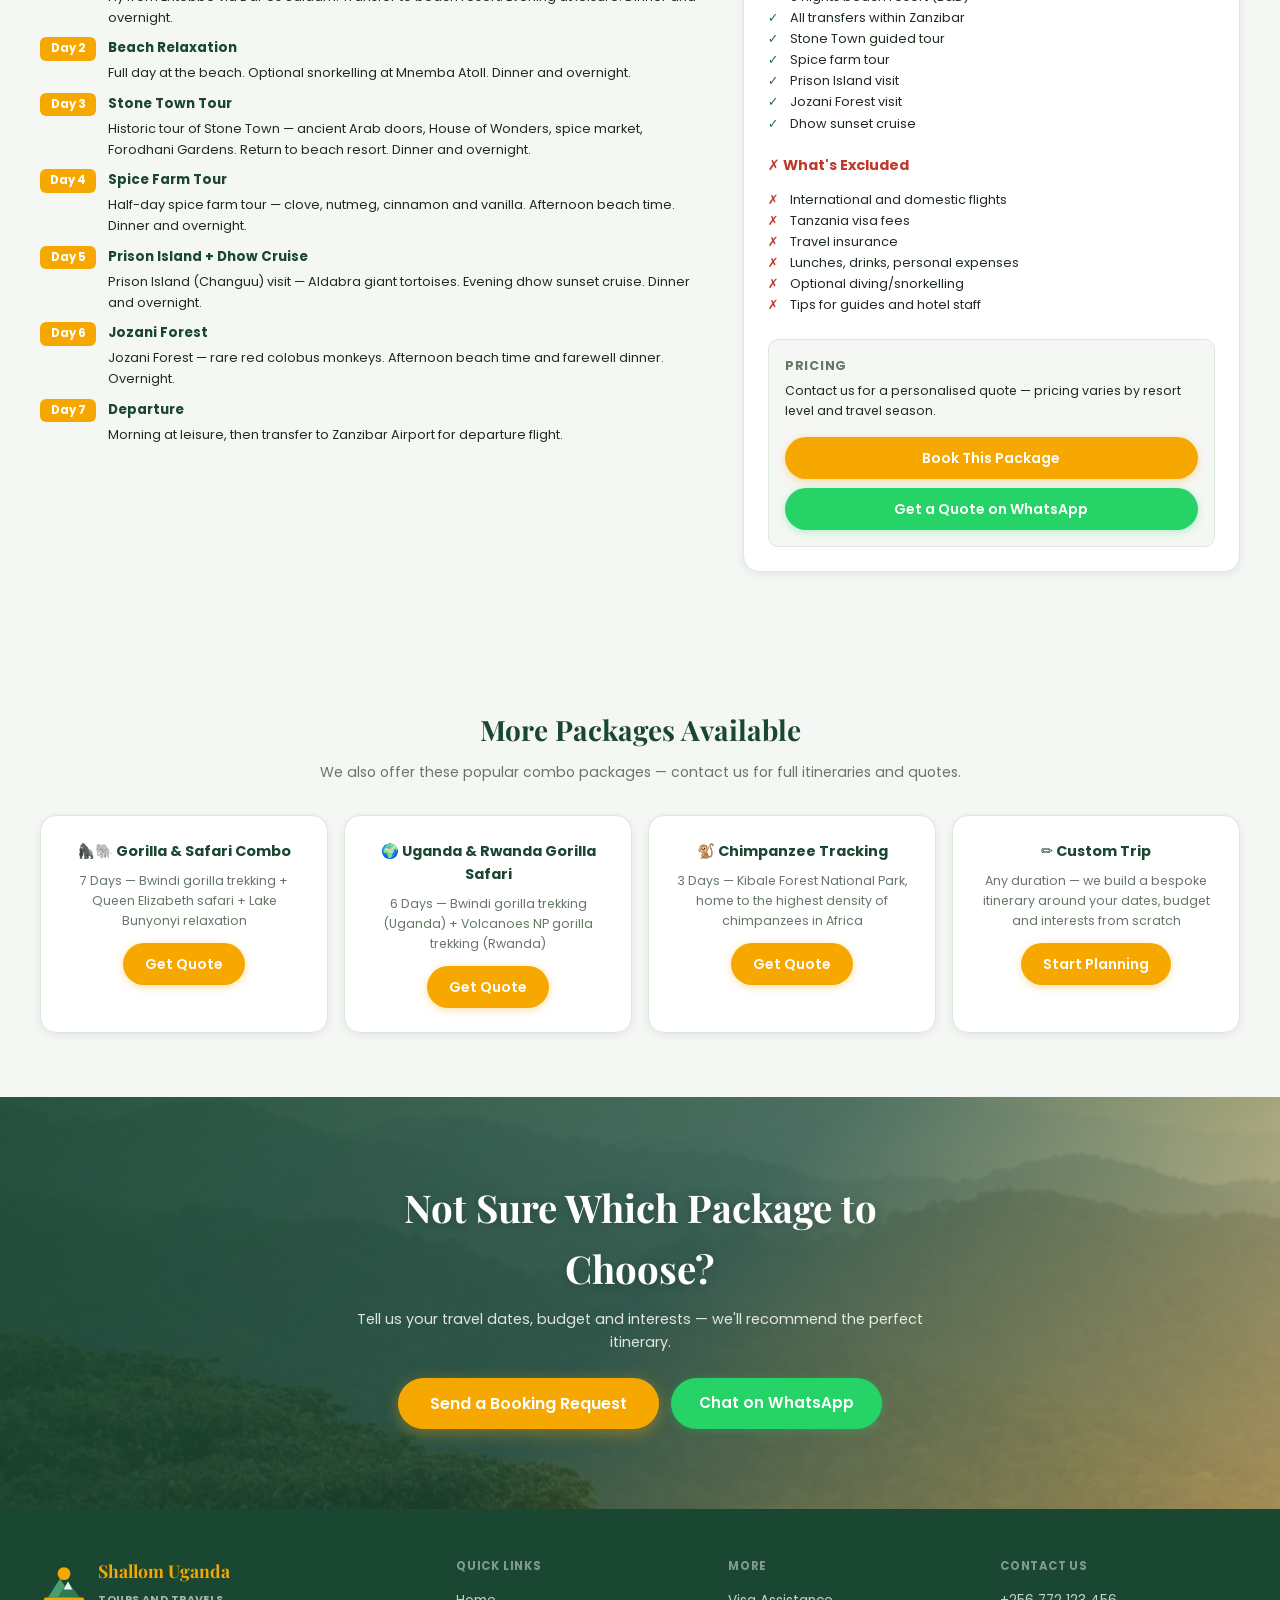
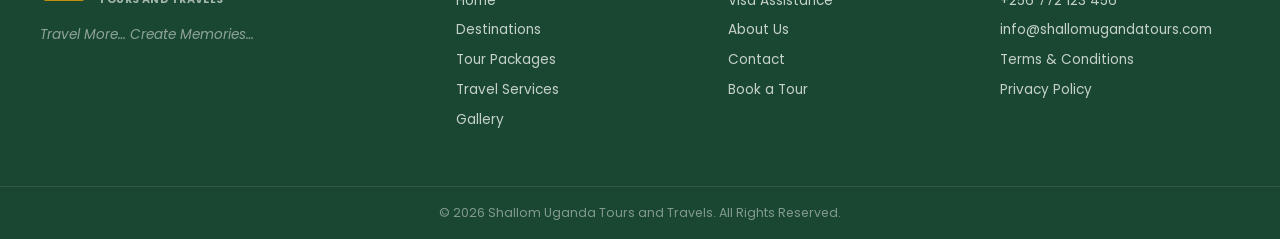
<file: packages.html>
<!DOCTYPE html>
<html lang="en">
<head>
  <meta charset="UTF-8" />
  <meta name="viewport" content="width=device-width, initial-scale=1.0" />
  <meta name="description" content="Tour Packages — Shallom Uganda Tours. Gorilla trekking, wildlife safaris, Murchison Falls, Zanzibar beach holidays and more with full day-by-day itineraries." />
  <meta property="og:title" content="Tour Packages — Shallom Uganda Tours and Travels" />
  <meta property="og:image" content="images/gorilla.jpg" />
  <link rel="icon" type="image/svg+xml" href="data:image/svg+xml,%3Csvg xmlns='http://www.w3.org/2000/svg' viewBox='0 0 60 50'%3E%3Ccircle cx='30' cy='12' r='8' fill='%23f7a800'/%3E%3Cpolygon points='10,42 25,18 40,42' fill='%232d6a4f'/%3E%3Cpolygon points='22,42 35,22 50,42' fill='%231a4731'/%3E%3Cpolygon points='35,22 40.5,32 29.5,32' fill='%23fff' opacity='.9'/%3E%3Crect x='5' y='42' width='50' height='4' rx='2' fill='%23f7a800'/%3E%3C/svg%3E" />
  <title>Tour Packages — Shallom Uganda Tours and Travels</title>
  <link rel="stylesheet" href="css/style.css" />
  <link rel="stylesheet" href="css/destinations.css" />
  <link rel="preconnect" href="https://fonts.googleapis.com" />
  <link rel="preconnect" href="https://fonts.gstatic.com" crossorigin />
  <link href="https://fonts.googleapis.com/css2?family=Poppins:wght@400;500;600;700;800&family=Playfair+Display:wght@700&display=swap" rel="stylesheet" />
</head>
<body class="loaded">

  <!-- TOP BAR -->
  <div class="topbar">
    <div class="container topbar__inner">
      <div class="topbar__left">
        <a href="tel:+256772123456" class="topbar__item"><svg class="topbar__icon" viewBox="0 0 24 24" aria-hidden="true"><path d="M6.6 10.8c1.4 2.8 3.8 5.1 6.6 6.6l2.2-2.2c.27-.27.67-.36 1.02-.24 1.12.37 2.33.57 3.58.57.55 0 1 .45 1 1V20c0 .55-.45 1-1 1C10.56 21 3 13.44 3 4c0-.55.45-1 1-1h3.5c.55 0 1 .45 1 1 0 1.25.2 2.45.57 3.57.11.35.03.74-.24 1.01L6.6 10.8z"/></svg>+256 772 123 456</a>
        <a href="mailto:info@shallomugandatours.com" class="topbar__item"><svg class="topbar__icon" viewBox="0 0 24 24" aria-hidden="true"><path d="M20 4H4c-1.1 0-2 .9-2 2v12c0 1.1.9 2 2 2h16c1.1 0 2-.9 2-2V6c0-1.1-.9-2-2-2zm0 4l-8 5-8-5V6l8 5 8-5v2z"/></svg>info@shallomugandatours.com</a>
        <span class="topbar__item"><svg class="topbar__icon" viewBox="0 0 24 24" aria-hidden="true"><path d="M12 2C8.13 2 5 5.13 5 9c0 5.25 7 13 7 13s7-7.75 7-13c0-3.87-3.13-7-7-7zm0 9.5c-1.38 0-2.5-1.12-2.5-2.5s1.12-2.5 2.5-2.5 2.5 1.12 2.5 2.5-1.12 2.5-2.5 2.5z"/></svg>Kampala, Uganda</span>
      </div>
      <div class="topbar__right">
        <a href="https://www.facebook.com/shallomugandatours" class="topbar__social" aria-label="Facebook"><svg viewBox="0 0 24 24" aria-hidden="true"><path d="M18 2h-3a5 5 0 0 0-5 5v3H7v4h3v8h4v-8h3l1-4h-4V7a1 1 0 0 1 1-1h3z"/></svg></a>
        <a href="https://www.instagram.com/shallomugandatours" class="topbar__social" aria-label="Instagram"><svg viewBox="0 0 24 24" aria-hidden="true" fill="none" stroke="currentColor" stroke-width="2"><rect x="2" y="2" width="20" height="20" rx="5"/><circle cx="12" cy="12" r="4"/><circle cx="17.5" cy="6.5" r=".5" fill="currentColor"/></svg></a>
        <a href="https://www.youtube.com/@shallomugandatours" class="topbar__social" aria-label="YouTube"><svg viewBox="0 0 24 24" aria-hidden="true"><path d="M22.54 6.42a2.78 2.78 0 0 0-1.95-1.96C18.88 4 12 4 12 4s-6.88 0-8.59.46a2.78 2.78 0 0 0-1.95 1.96A29 29 0 0 0 1 12a29 29 0 0 0 .46 5.58A2.78 2.78 0 0 0 3.41 19.6C5.12 20 12 20 12 20s6.88 0 8.59-.46a2.78 2.78 0 0 0 1.95-1.95A29 29 0 0 0 23 12a29 29 0 0 0-.46-5.58z"/><polygon points="9.75 15.02 15.5 12 9.75 8.98 9.75 15.02" fill="#1a4731"/></svg></a>
      </div>
    </div>
  </div>

  <!-- HEADER -->
  <header class="header" role="banner">
    <div class="container header__inner">
      <a href="index.html" class="logo" aria-label="Shallom Uganda Tours — home">
        <div class="logo__icon" aria-hidden="true"><svg viewBox="0 0 60 50" width="60" height="50"><circle cx="30" cy="12" r="8" fill="#f7a800"/><polygon points="10,42 25,18 40,42" fill="#2d6a4f"/><polygon points="22,42 35,22 50,42" fill="#1a4731"/><polygon points="35,22 40.5,32 29.5,32" fill="#fff" opacity=".9"/><rect x="5" y="42" width="50" height="4" rx="2" fill="#f7a800"/></svg></div>
        <div class="logo__text"><span class="logo__name">Shallom Uganda</span><span class="logo__sub">Tours and Travels</span><span class="logo__tag">...Explore, Discover, Experience...</span></div>
      </a>
      <button class="nav-toggle" id="nav-toggle" aria-label="Toggle navigation" aria-expanded="false" aria-controls="main-nav"><span></span><span></span><span></span></button>
      <nav class="nav" id="main-nav" aria-label="Main navigation">
        <ul class="nav__list">
          <li class="nav__item"><a href="index.html" class="nav__link">Home</a></li>
          <li class="nav__item"><a href="destinations.html" class="nav__link">Destinations</a></li>
          <li class="nav__item nav__item--active"><a href="packages.html" class="nav__link">Tour Packages</a></li>
          <li class="nav__item"><a href="services.html" class="nav__link">Travel Services</a></li>
          <li class="nav__item"><a href="visa.html" class="nav__link">Visa Assistance</a></li>
          <li class="nav__item"><a href="gallery.html" class="nav__link">Gallery</a></li>
          <li class="nav__item"><a href="about.html" class="nav__link">About Us</a></li>
          <li class="nav__item"><a href="contact.html" class="nav__link">Contact</a></li>
        </ul>
      </nav>
      <div class="header__cta">
        <a href="https://wa.me/256772123456" target="_blank" rel="noopener noreferrer" class="btn btn--wa"><svg class="btn__icon" viewBox="0 0 24 24" aria-hidden="true"><path d="M17.472 14.382c-.297-.149-1.758-.867-2.03-.967-.273-.099-.471-.148-.67.15-.197.297-.767.966-.94 1.164-.173.199-.347.223-.644.075-.297-.15-1.255-.463-2.39-1.475-.883-.788-1.48-1.761-1.653-2.059-.173-.297-.018-.458.13-.606.134-.133.298-.347.446-.52.149-.174.198-.298.298-.497.099-.198.05-.371-.025-.52-.075-.149-.669-1.612-.916-2.207-.242-.579-.487-.5-.669-.51-.173-.008-.371-.01-.57-.01-.198 0-.52.074-.792.372-.272.297-1.04 1.016-1.04 2.479 0 1.462 1.065 2.875 1.213 3.074.149.198 2.096 3.2 5.077 4.487.709.306 1.262.489 1.694.625.712.227 1.36.195 1.871.118.571-.085 1.758-.719 2.006-1.413.248-.694.248-1.289.173-1.413-.074-.124-.272-.198-.57-.347z"/><path d="M11.998 2C6.477 2 2 6.477 2 12c0 1.838.493 3.562 1.355 5.055L2 22l5.079-1.33A9.943 9.943 0 0 0 12 22c5.523 0 10-4.477 10-10S17.523 2 11.998 2z"/></svg>WhatsApp</a>
        <a href="booking.html" class="btn btn--book">Book a Tour</a>
      </div>
    </div>
  </header>

  <main>

    <!-- HERO -->
    <section class="page-hero page-hero--packages" aria-labelledby="pkg-hero-title">
      <div class="page-hero__overlay"></div>
      <div class="container page-hero__content">
        <nav class="breadcrumb" aria-label="Breadcrumb"><a href="index.html">Home</a><span>›</span><span aria-current="page">Tour Packages</span></nav>
        <h1 id="pkg-hero-title" class="page-hero__title">Our <span>Tour Packages</span></h1>
        <p class="page-hero__sub">Every itinerary is built around you — your dates, budget, interests and fitness. All packages include a professional guide, private vehicle and 24/7 support throughout your journey.</p>
      </div>
    </section>

    <!-- FILTER PILLS -->
    <section class="dest-overview" aria-label="Package navigation">
      <div class="container">
        <div class="dest-nav-pills">
          <a href="#gorilla-trekking" class="dest-pill">🦍 Gorilla Trekking</a>
          <a href="#classic-safari" class="dest-pill">🐘 Classic Safari</a>
          <a href="#murchison-safari" class="dest-pill">🌊 Murchison Falls</a>
          <a href="#zanzibar-beach" class="dest-pill">🏖️ Zanzibar Beach</a>
          <a href="#combo" class="dest-pill">🌍 Combo Packages</a>
        </div>
      </div>
    </section>

    <!-- PACKAGE: GORILLA TREKKING -->
    <section class="pkg-full" id="gorilla-trekking" aria-labelledby="gorilla-title">
      <div class="container">
        <div class="pkg-full__header">
          <img src="images/gorilla.jpg" alt="Mountain gorilla, Bwindi Impenetrable Forest" class="pkg-full__hero-img" loading="lazy" />
          <div class="pkg-full__intro">
            <div class="pkg-full__tags"><span class="pkg-tag">🦍 Gorilla Trekking</span><span class="pkg-tag pkg-tag--days">3 Days / 2 Nights</span><span class="pkg-tag">📍 Bwindi Forest</span></div>
            <h2 id="gorilla-title" class="pkg-full__title">Gorilla Trekking Adventure</h2>
            <p class="pkg-full__desc">Spend one precious hour face-to-face with a wild mountain gorilla family in the ancient mist of Bwindi Impenetrable Forest. One of the most profound wildlife encounters on Earth. Only 8 people per gorilla group per day — permits must be booked well in advance.</p>
            <div class="pkg-full__highlights">
              <div class="pkg-highlight"><svg viewBox="0 0 24 24" aria-hidden="true"><path d="M9 16.17L4.83 12l-1.42 1.41L9 19 21 7l-1.41-1.41z"/></svg>Gorilla trekking permit included</div>
              <div class="pkg-highlight"><svg viewBox="0 0 24 24" aria-hidden="true"><path d="M9 16.17L4.83 12l-1.42 1.41L9 19 21 7l-1.41-1.41z"/></svg>Professional guide &amp; ranger escort</div>
              <div class="pkg-highlight"><svg viewBox="0 0 24 24" aria-hidden="true"><path d="M9 16.17L4.83 12l-1.42 1.41L9 19 21 7l-1.41-1.41z"/></svg>Private 4×4 safari vehicle</div>
              <div class="pkg-highlight"><svg viewBox="0 0 24 24" aria-hidden="true"><path d="M9 16.17L4.83 12l-1.42 1.41L9 19 21 7l-1.41-1.41z"/></svg>All park entry fees</div>
            </div>
          </div>
        </div>
        <div class="pkg-full__body">
          <div class="pkg-full__left">
            <h3 class="pkg-section-title">Day-by-Day Itinerary</h3>
            <div class="itinerary">
              <div class="itinerary__day"><span class="itinerary__num">Day 1</span><div><strong>Kampala → Bwindi</strong><p>Depart Kampala early morning. Scenic drive through Fort Portal and tea plantations. Arrive Bwindi late afternoon. Evening briefing at the lodge. Dinner and overnight.</p></div></div>
              <div class="itinerary__day"><span class="itinerary__num">Day 2</span><div><strong>Gorilla Trekking Day</strong><p>Early morning park headquarters briefing, then trek into the forest with rangers. Spend 1 magical hour with the gorilla family. Return to lodge. Optional community walk or Batwa cultural visit. Dinner and overnight.</p></div></div>
              <div class="itinerary__day"><span class="itinerary__num">Day 3</span><div><strong>Bwindi → Kampala</strong><p>Optional morning nature walk. Begin drive back to Kampala via the Equator crossing at Kayabwe (photo stop). Arrive Kampala evening.</p></div></div>
            </div>
            <h3 class="pkg-section-title" style="margin-top:2rem;">Accommodation</h3>
            <p class="pkg-accom">Budget, mid-range and luxury lodge options near the trailheads of Buhoma, Ruhija, Nkuringo or Rushaga sectors. We select your lodge based on gorilla permit allocation and your preference.</p>
          </div>
          <div class="pkg-full__right">
            <div class="pkg-incl-box">
              <h3 class="pkg-section-title" style="color:var(--green);">✓ What's Included</h3>
              <ul class="pkg-list pkg-list--incl">
                <li>Gorilla trekking permit (USD 800)</li>
                <li>All park entry and activity fees</li>
                <li>2 nights accommodation with full board</li>
                <li>Private 4×4 safari vehicle &amp; driver-guide</li>
                <li>Professional gorilla trekking guide</li>
                <li>Ranger escort in the forest</li>
                <li>Bottled water throughout</li>
                <li>Equator crossing stop</li>
              </ul>
              <h3 class="pkg-section-title" style="color:#c0392b;margin-top:1.25rem;">✗ What's Excluded</h3>
              <ul class="pkg-list pkg-list--excl">
                <li>International flights to/from Uganda</li>
                <li>Uganda visa and Yellow Fever certificate</li>
                <li>Travel insurance (strongly recommended)</li>
                <li>Drinks, laundry, personal expenses</li>
                <li>Tips for guides, rangers and lodge staff</li>
              </ul>
              <div class="pkg-price-box">
                <p class="pkg-price-label">Pricing</p>
                <p class="pkg-price-note">Contact us for a personalised quote — price depends on accommodation level, group size and permit availability.</p>
                <div style="display:flex;gap:.6rem;flex-wrap:wrap;margin-top:1rem;">
                  <a href="booking.html?pkg=Gorilla+Trekking+Adventure" class="btn btn--book btn--full">Book This Package</a>
                  <a href="https://wa.me/256772123456?text=I%27d%20like%20a%20quote%20for%20the%20Gorilla%20Trekking%20Adventure%20(3%20Days)." target="_blank" rel="noopener noreferrer" class="btn btn--wa btn--full">Get a Quote on WhatsApp</a>
                </div>
              </div>
            </div>
          </div>
        </div>
      </div>
    </section>

    <!-- PACKAGE: CLASSIC SAFARI -->
    <section class="pkg-full pkg-full--alt" id="classic-safari" aria-labelledby="safari-title">
      <div class="container">
        <div class="pkg-full__header">
          <img src="images/tree-lion.jpg" alt="Tree-climbing lion, Queen Elizabeth NP" class="pkg-full__hero-img" loading="lazy" />
          <div class="pkg-full__intro">
            <div class="pkg-full__tags"><span class="pkg-tag">🐘 Wildlife Safari</span><span class="pkg-tag pkg-tag--days">5 Days / 4 Nights</span><span class="pkg-tag">📍 Queen Elizabeth NP</span></div>
            <h2 id="safari-title" class="pkg-full__title">Classic Safari Experience</h2>
            <p class="pkg-full__desc">Uganda's flagship safari — tree-climbing lions, Kazinga Channel hippos, chimpanzee tracking, and the dramatic crater lake drive. This 5-day package covers Queen Elizabeth National Park's greatest highlights with an expert guide.</p>
            <div class="pkg-full__highlights">
              <div class="pkg-highlight"><svg viewBox="0 0 24 24" aria-hidden="true"><path d="M9 16.17L4.83 12l-1.42 1.41L9 19 21 7l-1.41-1.41z"/></svg>Kazinga Channel boat cruise</div>
              <div class="pkg-highlight"><svg viewBox="0 0 24 24" aria-hidden="true"><path d="M9 16.17L4.83 12l-1.42 1.41L9 19 21 7l-1.41-1.41z"/></svg>Chimpanzee tracking permit</div>
              <div class="pkg-highlight"><svg viewBox="0 0 24 24" aria-hidden="true"><path d="M9 16.17L4.83 12l-1.42 1.41L9 19 21 7l-1.41-1.41z"/></svg>Tree-climbing lion tracking in Ishasha</div>
              <div class="pkg-highlight"><svg viewBox="0 0 24 24" aria-hidden="true"><path d="M9 16.17L4.83 12l-1.42 1.41L9 19 21 7l-1.41-1.41z"/></svg>All meals and park fees included</div>
            </div>
          </div>
        </div>
        <div class="pkg-full__body">
          <div class="pkg-full__left">
            <h3 class="pkg-section-title">Day-by-Day Itinerary</h3>
            <div class="itinerary">
              <div class="itinerary__day"><span class="itinerary__num">Day 1</span><div><strong>Kampala → Queen Elizabeth NP</strong><p>Depart Kampala, drive west crossing the Equator. Arrive Queen Elizabeth NP afternoon. Evening at leisure. Dinner and overnight.</p></div></div>
              <div class="itinerary__day"><span class="itinerary__num">Day 2</span><div><strong>Game Drive + Boat Cruise</strong><p>Early morning game drive in Kasenyi Plains — lions, elephants, buffalo, Uganda kob. Afternoon Kazinga Channel boat cruise — world's highest concentration of hippos, crocodiles and water birds. Dinner and overnight.</p></div></div>
              <div class="itinerary__day"><span class="itinerary__num">Day 3</span><div><strong>Chimpanzee Tracking + Crater Lakes</strong><p>Chimpanzee tracking in Kyambura Gorge (the "Valley of Apes"). Afternoon scenic crater lake drive with panoramic Rift Valley viewpoints. Dinner and overnight.</p></div></div>
              <div class="itinerary__day"><span class="itinerary__num">Day 4</span><div><strong>Ishasha — Tree-climbing Lions</strong><p>Drive to Ishasha sector in search of Uganda's famous tree-climbing lions resting in fig trees. Afternoon game drive. Dinner and overnight.</p></div></div>
              <div class="itinerary__day"><span class="itinerary__num">Day 5</span><div><strong>Return to Kampala</strong><p>Optional morning game drive, then drive back to Kampala. Stop at craft markets. Arrive Kampala evening.</p></div></div>
            </div>
          </div>
          <div class="pkg-full__right">
            <div class="pkg-incl-box">
              <h3 class="pkg-section-title" style="color:var(--green);">✓ What's Included</h3>
              <ul class="pkg-list pkg-list--incl">
                <li>All park entry fees</li>
                <li>Kazinga Channel boat cruise</li>
                <li>Chimpanzee tracking permit</li>
                <li>4 nights accommodation with all meals</li>
                <li>Professional safari guide</li>
                <li>Private 4×4 safari vehicle</li>
                <li>Bottled water throughout</li>
              </ul>
              <h3 class="pkg-section-title" style="color:#c0392b;margin-top:1.25rem;">✗ What's Excluded</h3>
              <ul class="pkg-list pkg-list--excl">
                <li>International flights</li>
                <li>Uganda visa and Yellow Fever certificate</li>
                <li>Travel insurance</li>
                <li>Drinks, laundry, personal expenses</li>
                <li>Tips for guides and lodge staff</li>
              </ul>
              <div class="pkg-price-box">
                <p class="pkg-price-label">Pricing</p>
                <p class="pkg-price-note">Contact us for a personalised quote based on your accommodation preference and group size.</p>
                <div style="display:flex;gap:.6rem;flex-wrap:wrap;margin-top:1rem;">
                  <a href="booking.html?pkg=Classic+Safari+Experience" class="btn btn--book btn--full">Book This Package</a>
                  <a href="https://wa.me/256772123456?text=I%27d%20like%20a%20quote%20for%20the%20Classic%20Safari%20(5%20Days)." target="_blank" rel="noopener noreferrer" class="btn btn--wa btn--full">Get a Quote on WhatsApp</a>
                </div>
              </div>
            </div>
          </div>
        </div>
      </div>
    </section>

    <!-- PACKAGE: MURCHISON FALLS -->
    <section class="pkg-full" id="murchison-safari" aria-labelledby="murchison-title">
      <div class="container">
        <div class="pkg-full__header">
          <img src="images/murchison-falls.jpg" alt="Murchison Falls, Victoria Nile" class="pkg-full__hero-img" loading="lazy" />
          <div class="pkg-full__intro">
            <div class="pkg-full__tags"><span class="pkg-tag">🌊 Falls Safari</span><span class="pkg-tag pkg-tag--days">4 Days / 3 Nights</span><span class="pkg-tag">📍 Murchison Falls NP</span></div>
            <h2 id="murchison-title" class="pkg-full__title">Murchison Falls Safari</h2>
            <p class="pkg-full__desc">Witness the world's most powerful waterfall as the Victoria Nile explodes through a 7-metre gorge. Game drives among giraffes, lions and elephants, a boat cruise to the base of the thundering falls, and an optional rhino tracking experience at Ziwa Rhino Sanctuary.</p>
            <div class="pkg-full__highlights">
              <div class="pkg-highlight"><svg viewBox="0 0 24 24" aria-hidden="true"><path d="M9 16.17L4.83 12l-1.42 1.41L9 19 21 7l-1.41-1.41z"/></svg>Boat cruise to base of falls</div>
              <div class="pkg-highlight"><svg viewBox="0 0 24 24" aria-hidden="true"><path d="M9 16.17L4.83 12l-1.42 1.41L9 19 21 7l-1.41-1.41z"/></svg>Hike to top of Murchison Falls</div>
              <div class="pkg-highlight"><svg viewBox="0 0 24 24" aria-hidden="true"><path d="M9 16.17L4.83 12l-1.42 1.41L9 19 21 7l-1.41-1.41z"/></svg>Game drives — lions, giraffes, elephants</div>
              <div class="pkg-highlight"><svg viewBox="0 0 24 24" aria-hidden="true"><path d="M9 16.17L4.83 12l-1.42 1.41L9 19 21 7l-1.41-1.41z"/></svg>Optional Ziwa rhino tracking</div>
            </div>
          </div>
        </div>
        <div class="pkg-full__body">
          <div class="pkg-full__left">
            <h3 class="pkg-section-title">Day-by-Day Itinerary</h3>
            <div class="itinerary">
              <div class="itinerary__day"><span class="itinerary__num">Day 1</span><div><strong>Kampala → Murchison Falls NP</strong><p>Depart Kampala. Optional stop at Ziwa Rhino Sanctuary for rhino tracking on foot (USD 50 extra). Continue to the park. Evening at leisure. Dinner and overnight.</p></div></div>
              <div class="itinerary__day"><span class="itinerary__num">Day 2</span><div><strong>Game Drive + Boat Cruise</strong><p>Early morning game drive on the northern bank — giraffes, elephants, lions, hartebeest, buffalo. Afternoon boat cruise to the base of Murchison Falls — hippos, crocodiles and water birds at close range. Dinner and overnight.</p></div></div>
              <div class="itinerary__day"><span class="itinerary__num">Day 3</span><div><strong>Top of the Falls + Delta Cruise</strong><p>Morning hike to the top of Murchison Falls for spectacular views of the gorge. Optional afternoon Nile delta boat cruise to search for the rare shoebill stork. Dinner and overnight.</p></div></div>
              <div class="itinerary__day"><span class="itinerary__num">Day 4</span><div><strong>Return to Kampala</strong><p>Morning game drive, then drive back to Kampala. Stop at Ziwa if not visited on Day 1. Arrive Kampala evening.</p></div></div>
            </div>
          </div>
          <div class="pkg-full__right">
            <div class="pkg-incl-box">
              <h3 class="pkg-section-title" style="color:var(--green);">✓ What's Included</h3>
              <ul class="pkg-list pkg-list--incl">
                <li>All park entry fees</li>
                <li>Boat cruise to base of falls</li>
                <li>Hike to top of falls</li>
                <li>3 nights accommodation with all meals</li>
                <li>Professional safari guide</li>
                <li>Private 4×4 safari vehicle</li>
                <li>Bottled water throughout</li>
              </ul>
              <h3 class="pkg-section-title" style="color:#c0392b;margin-top:1.25rem;">✗ What's Excluded</h3>
              <ul class="pkg-list pkg-list--excl">
                <li>International flights</li>
                <li>Uganda visa and Yellow Fever certificate</li>
                <li>Travel insurance</li>
                <li>Ziwa rhino tracking (USD 50 optional)</li>
                <li>Drinks, laundry, personal expenses</li>
                <li>Tips for guides and lodge staff</li>
              </ul>
              <div class="pkg-price-box">
                <p class="pkg-price-label">Pricing</p>
                <p class="pkg-price-note">Contact us for a personalised quote based on your group size and accommodation preference.</p>
                <div style="display:flex;gap:.6rem;flex-wrap:wrap;margin-top:1rem;">
                  <a href="booking.html?pkg=Murchison+Falls+Safari" class="btn btn--book btn--full">Book This Package</a>
                  <a href="https://wa.me/256772123456?text=I%27d%20like%20a%20quote%20for%20the%20Murchison%20Falls%20Safari%20(4%20Days)." target="_blank" rel="noopener noreferrer" class="btn btn--wa btn--full">Get a Quote on WhatsApp</a>
                </div>
              </div>
            </div>
          </div>
        </div>
      </div>
    </section>

    <!-- PACKAGE: ZANZIBAR -->
    <section class="pkg-full pkg-full--alt" id="zanzibar-beach" aria-labelledby="zanzibar-title">
      <div class="container">
        <div class="pkg-full__header">
          <img src="images/zanzibar-kendwa.jpg" alt="Kendwa Beach, Zanzibar" class="pkg-full__hero-img" loading="lazy" />
          <div class="pkg-full__intro">
            <div class="pkg-full__tags"><span class="pkg-tag">🏖️ Beach Holiday</span><span class="pkg-tag pkg-tag--days">7 Days / 6 Nights</span><span class="pkg-tag">📍 Zanzibar, Tanzania</span></div>
            <h2 id="zanzibar-title" class="pkg-full__title">Zanzibar Beach Holiday</h2>
            <p class="pkg-full__desc">The perfect extension after your Uganda safari — white-sand beaches, turquoise Indian Ocean, spice farms, Stone Town history, and spectacular sunsets. Combine with any Uganda safari package for the ultimate East Africa experience.</p>
            <div class="pkg-full__highlights">
              <div class="pkg-highlight"><svg viewBox="0 0 24 24" aria-hidden="true"><path d="M9 16.17L4.83 12l-1.42 1.41L9 19 21 7l-1.41-1.41z"/></svg>6 nights beach resort</div>
              <div class="pkg-highlight"><svg viewBox="0 0 24 24" aria-hidden="true"><path d="M9 16.17L4.83 12l-1.42 1.41L9 19 21 7l-1.41-1.41z"/></svg>Stone Town &amp; spice farm tours</div>
              <div class="pkg-highlight"><svg viewBox="0 0 24 24" aria-hidden="true"><path d="M9 16.17L4.83 12l-1.42 1.41L9 19 21 7l-1.41-1.41z"/></svg>Dhow sunset cruise included</div>
              <div class="pkg-highlight"><svg viewBox="0 0 24 24" aria-hidden="true"><path d="M9 16.17L4.83 12l-1.42 1.41L9 19 21 7l-1.41-1.41z"/></svg>Jozani Forest &amp; Prison Island</div>
            </div>
          </div>
        </div>
        <div class="pkg-full__body">
          <div class="pkg-full__left">
            <h3 class="pkg-section-title">Day-by-Day Itinerary</h3>
            <div class="itinerary">
              <div class="itinerary__day"><span class="itinerary__num">Day 1</span><div><strong>Arrive Zanzibar</strong><p>Fly from Entebbe via Dar es Salaam. Transfer to beach resort. Evening at leisure. Dinner and overnight.</p></div></div>
              <div class="itinerary__day"><span class="itinerary__num">Day 2</span><div><strong>Beach Relaxation</strong><p>Full day at the beach. Optional snorkelling at Mnemba Atoll. Dinner and overnight.</p></div></div>
              <div class="itinerary__day"><span class="itinerary__num">Day 3</span><div><strong>Stone Town Tour</strong><p>Historic tour of Stone Town — ancient Arab doors, House of Wonders, spice market, Forodhani Gardens. Return to beach resort. Dinner and overnight.</p></div></div>
              <div class="itinerary__day"><span class="itinerary__num">Day 4</span><div><strong>Spice Farm Tour</strong><p>Half-day spice farm tour — clove, nutmeg, cinnamon and vanilla. Afternoon beach time. Dinner and overnight.</p></div></div>
              <div class="itinerary__day"><span class="itinerary__num">Day 5</span><div><strong>Prison Island + Dhow Cruise</strong><p>Prison Island (Changuu) visit — Aldabra giant tortoises. Evening dhow sunset cruise. Dinner and overnight.</p></div></div>
              <div class="itinerary__day"><span class="itinerary__num">Day 6</span><div><strong>Jozani Forest</strong><p>Jozani Forest — rare red colobus monkeys. Afternoon beach time and farewell dinner. Overnight.</p></div></div>
              <div class="itinerary__day"><span class="itinerary__num">Day 7</span><div><strong>Departure</strong><p>Morning at leisure, then transfer to Zanzibar Airport for departure flight.</p></div></div>
            </div>
          </div>
          <div class="pkg-full__right">
            <div class="pkg-incl-box">
              <h3 class="pkg-section-title" style="color:var(--green);">✓ What's Included</h3>
              <ul class="pkg-list pkg-list--incl">
                <li>6 nights beach resort (B&amp;D)</li>
                <li>All transfers within Zanzibar</li>
                <li>Stone Town guided tour</li>
                <li>Spice farm tour</li>
                <li>Prison Island visit</li>
                <li>Jozani Forest visit</li>
                <li>Dhow sunset cruise</li>
              </ul>
              <h3 class="pkg-section-title" style="color:#c0392b;margin-top:1.25rem;">✗ What's Excluded</h3>
              <ul class="pkg-list pkg-list--excl">
                <li>International and domestic flights</li>
                <li>Tanzania visa fees</li>
                <li>Travel insurance</li>
                <li>Lunches, drinks, personal expenses</li>
                <li>Optional diving/snorkelling</li>
                <li>Tips for guides and hotel staff</li>
              </ul>
              <div class="pkg-price-box">
                <p class="pkg-price-label">Pricing</p>
                <p class="pkg-price-note">Contact us for a personalised quote — pricing varies by resort level and travel season.</p>
                <div style="display:flex;gap:.6rem;flex-wrap:wrap;margin-top:1rem;">
                  <a href="booking.html?pkg=Zanzibar+Beach+Holiday" class="btn btn--book btn--full">Book This Package</a>
                  <a href="https://wa.me/256772123456?text=I%27d%20like%20a%20quote%20for%20the%20Zanzibar%20Beach%20Holiday%20(7%20Days)." target="_blank" rel="noopener noreferrer" class="btn btn--wa btn--full">Get a Quote on WhatsApp</a>
                </div>
              </div>
            </div>
          </div>
        </div>
      </div>
    </section>

    <!-- COMBO PACKAGES TEASER -->
    <section class="pkg-combo" id="combo" aria-labelledby="combo-title">
      <div class="container">
        <h2 id="combo-title" class="pkg-combo__title">More Packages Available</h2>
        <p class="pkg-combo__sub">We also offer these popular combo packages — contact us for full itineraries and quotes.</p>
        <div class="pkg-combo__grid">
          <div class="pkg-combo__card"><h3>🦍🐘 Gorilla &amp; Safari Combo</h3><p>7 Days — Bwindi gorilla trekking + Queen Elizabeth safari + Lake Bunyonyi relaxation</p><a href="https://wa.me/256772123456?text=I%27d%20like%20a%20quote%20for%20the%20Gorilla%20and%20Safari%20Combo%207%20Days." target="_blank" rel="noopener noreferrer" class="btn btn--book" style="margin-top:.75rem;">Get Quote</a></div>
          <div class="pkg-combo__card"><h3>🌍 Uganda &amp; Rwanda Gorilla Safari</h3><p>6 Days — Bwindi gorilla trekking (Uganda) + Volcanoes NP gorilla trekking (Rwanda)</p><a href="https://wa.me/256772123456?text=I%27d%20like%20a%20quote%20for%20the%20Uganda%20Rwanda%20Gorilla%20Safari%206%20Days." target="_blank" rel="noopener noreferrer" class="btn btn--book" style="margin-top:.75rem;">Get Quote</a></div>
          <div class="pkg-combo__card"><h3>🐒 Chimpanzee Tracking</h3><p>3 Days — Kibale Forest National Park, home to the highest density of chimpanzees in Africa</p><a href="https://wa.me/256772123456?text=I%27d%20like%20a%20quote%20for%20Chimpanzee%20Tracking%20in%20Kibale." target="_blank" rel="noopener noreferrer" class="btn btn--book" style="margin-top:.75rem;">Get Quote</a></div>
          <div class="pkg-combo__card"><h3>✏️ Custom Trip</h3><p>Any duration — we build a bespoke itinerary around your dates, budget and interests from scratch</p><a href="booking.html" class="btn btn--book" style="margin-top:.75rem;">Start Planning</a></div>
        </div>
      </div>
    </section>

    <!-- CTA -->
    <section class="page-cta" aria-labelledby="pkg-cta-title">
      <div class="page-cta__bg"></div>
      <div class="container page-cta__content">
        <h2 id="pkg-cta-title">Not Sure Which Package to Choose?</h2>
        <p>Tell us your travel dates, budget and interests — we'll recommend the perfect itinerary.</p>
        <div class="page-cta__actions">
          <a href="booking.html" class="btn btn--hero">Send a Booking Request</a>
          <a href="https://wa.me/256772123456?text=I%27d%20like%20help%20choosing%20a%20tour%20package." target="_blank" rel="noopener noreferrer" class="btn btn--wa btn--lg">Chat on WhatsApp</a>
        </div>
      </div>
    </section>

  </main>

  <!-- FOOTER -->
  <footer class="footer" role="contentinfo">
    <div class="footer__main"><div class="container footer__grid">
      <div class="footer__brand"><div class="footer__logo"><div class="logo__icon logo__icon--sm" aria-hidden="true"><svg viewBox="0 0 60 50" width="48" height="40"><circle cx="30" cy="12" r="8" fill="#f7a800"/><polygon points="10,42 25,18 40,42" fill="#4a9e6e"/><polygon points="22,42 35,22 50,42" fill="#2d7a50"/><polygon points="35,22 40.5,32 29.5,32" fill="#fff" opacity=".9"/><rect x="5" y="42" width="50" height="4" rx="2" fill="#f7a800"/></svg></div><div><span class="logo__name">Shallom Uganda</span><br/><span class="logo__sub">Tours and Travels</span></div></div><p class="footer__tagline"><em>Travel More… Create Memories…</em></p></div>
      <div class="footer__col"><h4 class="footer__col-title">Quick Links</h4><a href="index.html" class="footer__link">Home</a><a href="destinations.html" class="footer__link">Destinations</a><a href="packages.html" class="footer__link">Tour Packages</a><a href="services.html" class="footer__link">Travel Services</a><a href="gallery.html" class="footer__link">Gallery</a></div>
      <div class="footer__col"><h4 class="footer__col-title">More</h4><a href="visa.html" class="footer__link">Visa Assistance</a><a href="about.html" class="footer__link">About Us</a><a href="contact.html" class="footer__link">Contact</a><a href="booking.html" class="footer__link">Book a Tour</a></div>
      <div class="footer__col"><h4 class="footer__col-title">Contact Us</h4><a href="tel:+256772123456" class="footer__link">+256 772 123 456</a><a href="mailto:info@shallomugandatours.com" class="footer__link">info@shallomugandatours.com</a><a href="terms.html" class="footer__link">Terms &amp; Conditions</a><a href="privacy.html" class="footer__link">Privacy Policy</a></div>
    </div></div>
    <div class="footer__bottom"><div class="container footer__bottom-inner"><p>&copy; <span id="footer-year"></span> Shallom Uganda Tours and Travels. All Rights Reserved.</p></div></div>
  </footer>

  <a href="https://wa.me/256772123456" target="_blank" rel="noopener noreferrer" class="wa-float" aria-label="Chat on WhatsApp"><svg viewBox="0 0 24 24" aria-hidden="true"><path d="M17.472 14.382c-.297-.149-1.758-.867-2.03-.967-.273-.099-.471-.148-.67.15-.197.297-.767.966-.94 1.164-.173.199-.347.223-.644.075-.297-.15-1.255-.463-2.39-1.475-.883-.788-1.48-1.761-1.653-2.059-.173-.297-.018-.458.13-.606.134-.133.298-.347.446-.52.149-.174.198-.298.298-.497.099-.198.05-.371-.025-.52-.075-.149-.669-1.612-.916-2.207-.242-.579-.487-.5-.669-.51-.173-.008-.371-.01-.57-.01-.198 0-.52.074-.792.372-.272.297-1.04 1.016-1.04 2.479 0 1.462 1.065 2.875 1.213 3.074.149.198 2.096 3.2 5.077 4.487.709.306 1.262.489 1.694.625.712.227 1.36.195 1.871.118.571-.085 1.758-.719 2.006-1.413.248-.694.248-1.289.173-1.413-.074-.124-.272-.198-.57-.347z"/><path d="M11.998 2C6.477 2 2 6.477 2 12c0 1.838.493 3.562 1.355 5.055L2 22l5.079-1.33A9.943 9.943 0 0 0 12 22c5.523 0 10-4.477 10-10S17.523 2 11.998 2z"/></svg><span class="wa-float__tooltip">Chat with us</span></a>
  <script src="js/nav.js"></script>
</body>
</html>
</file>
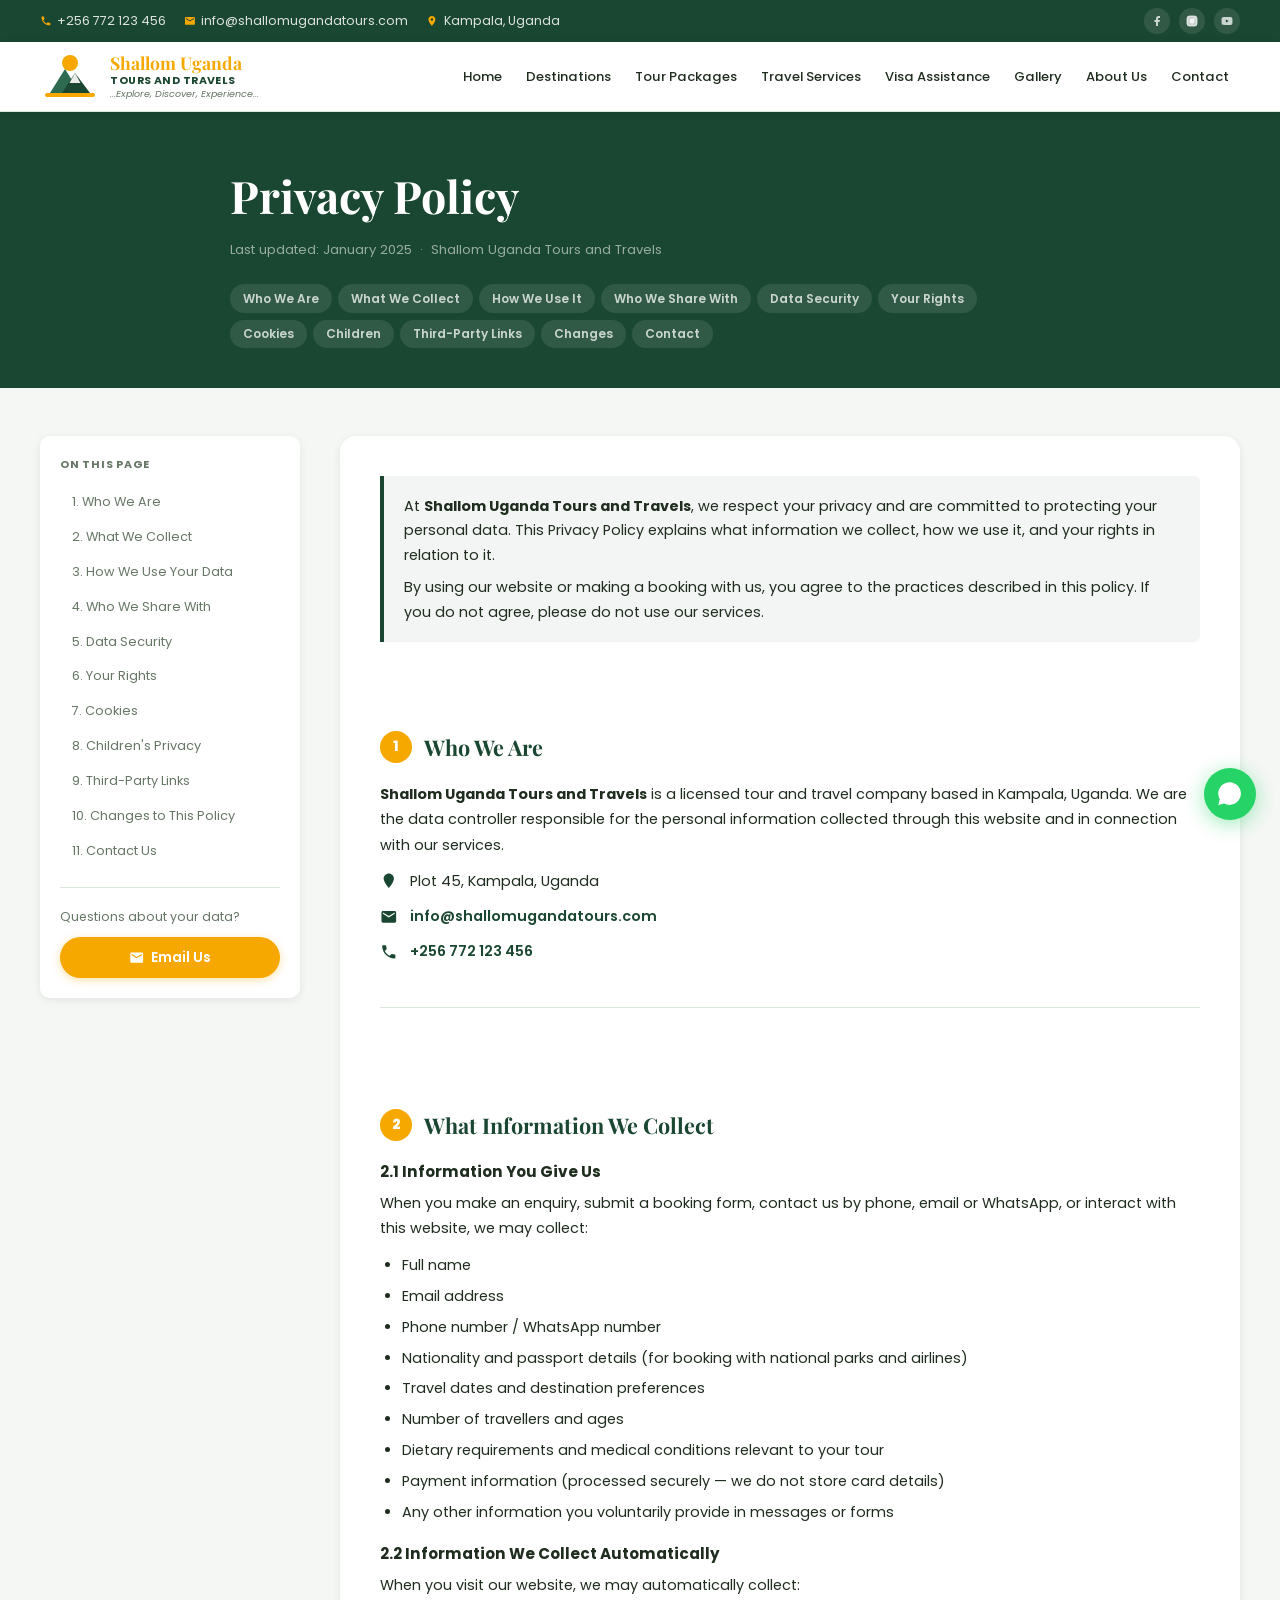
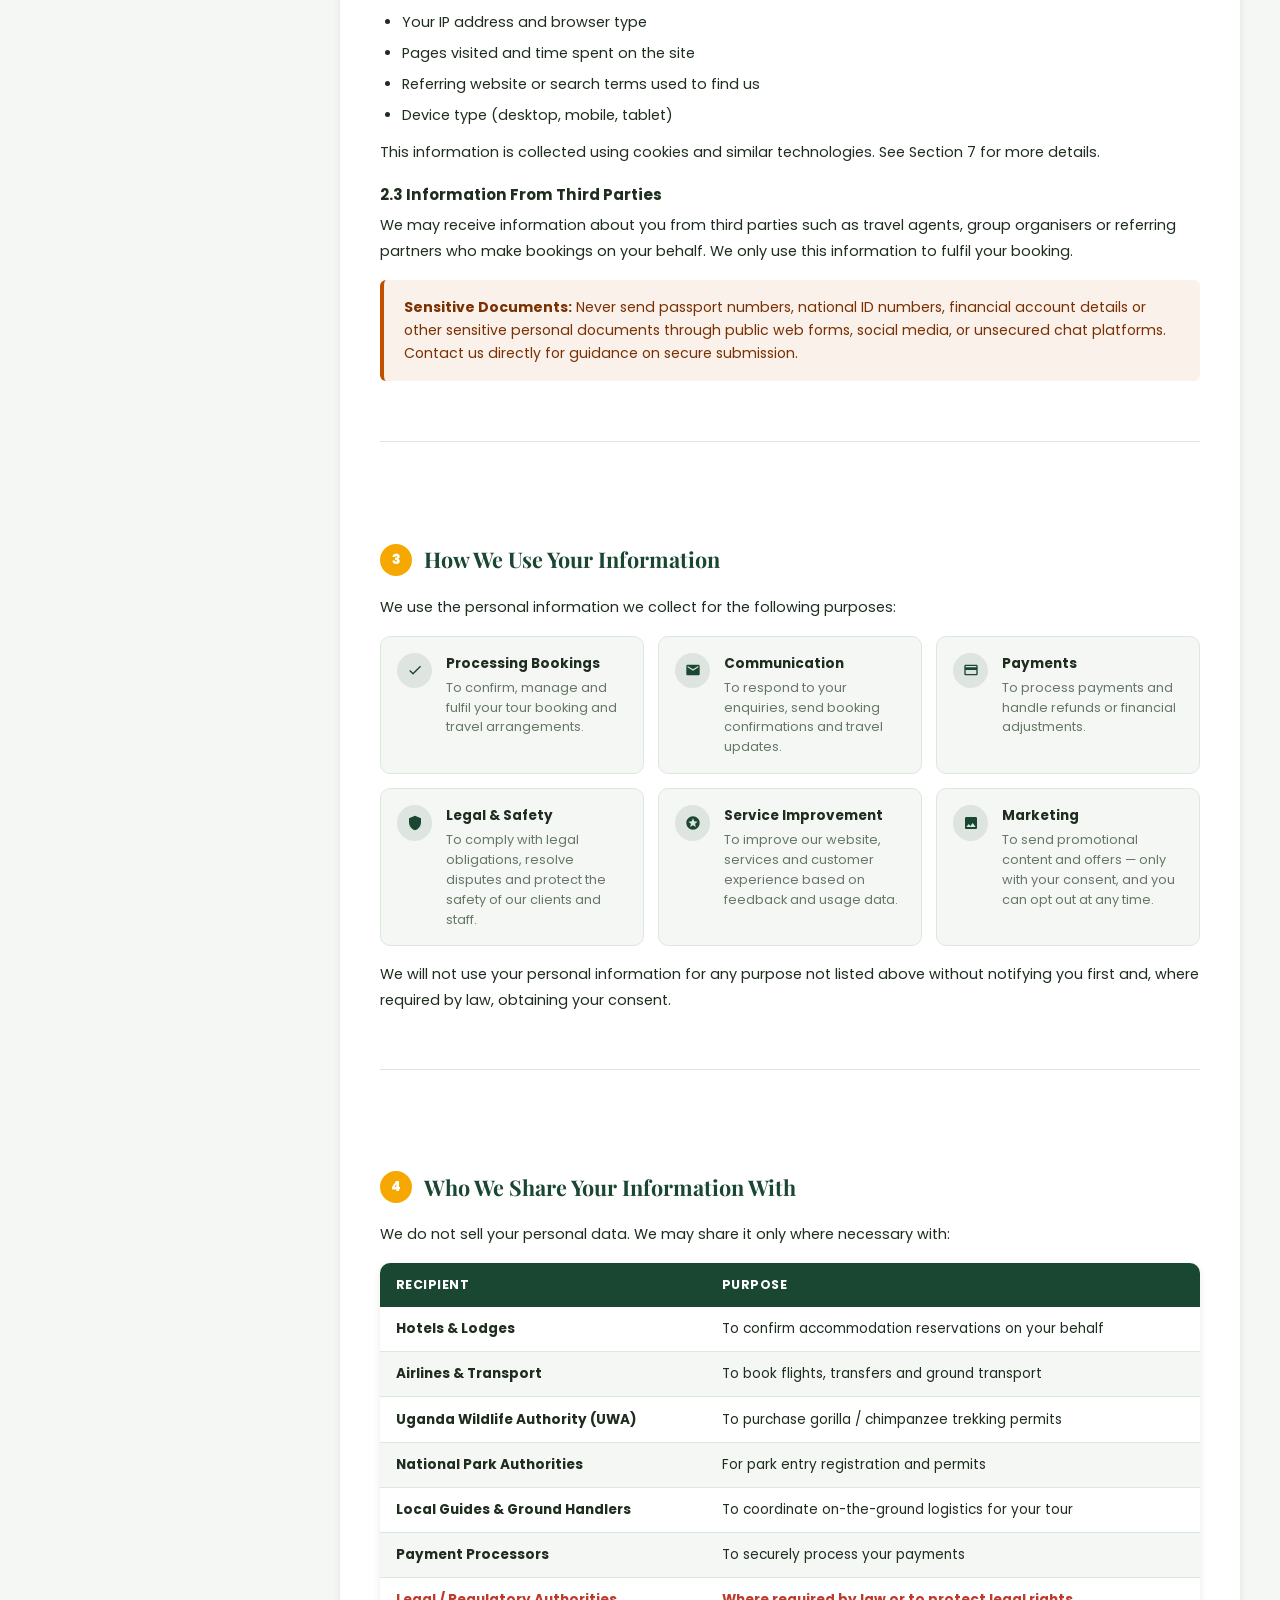
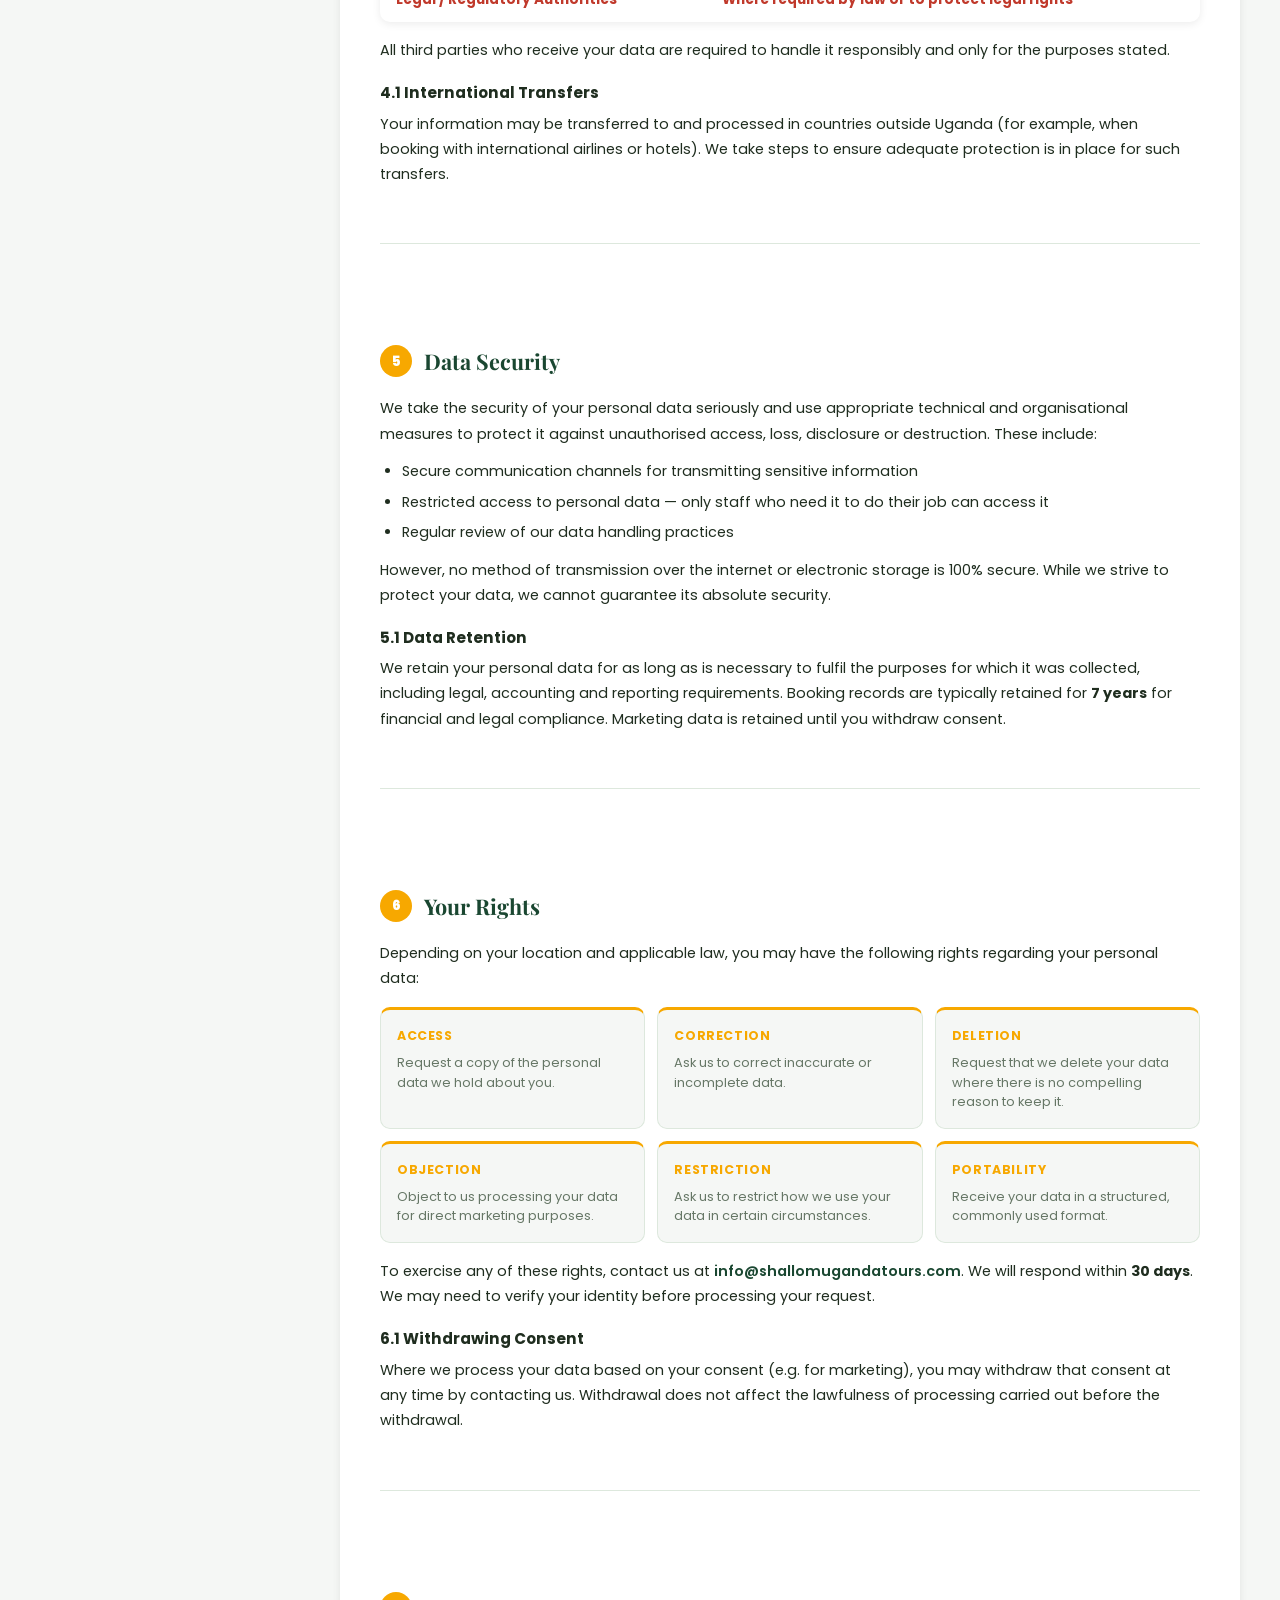
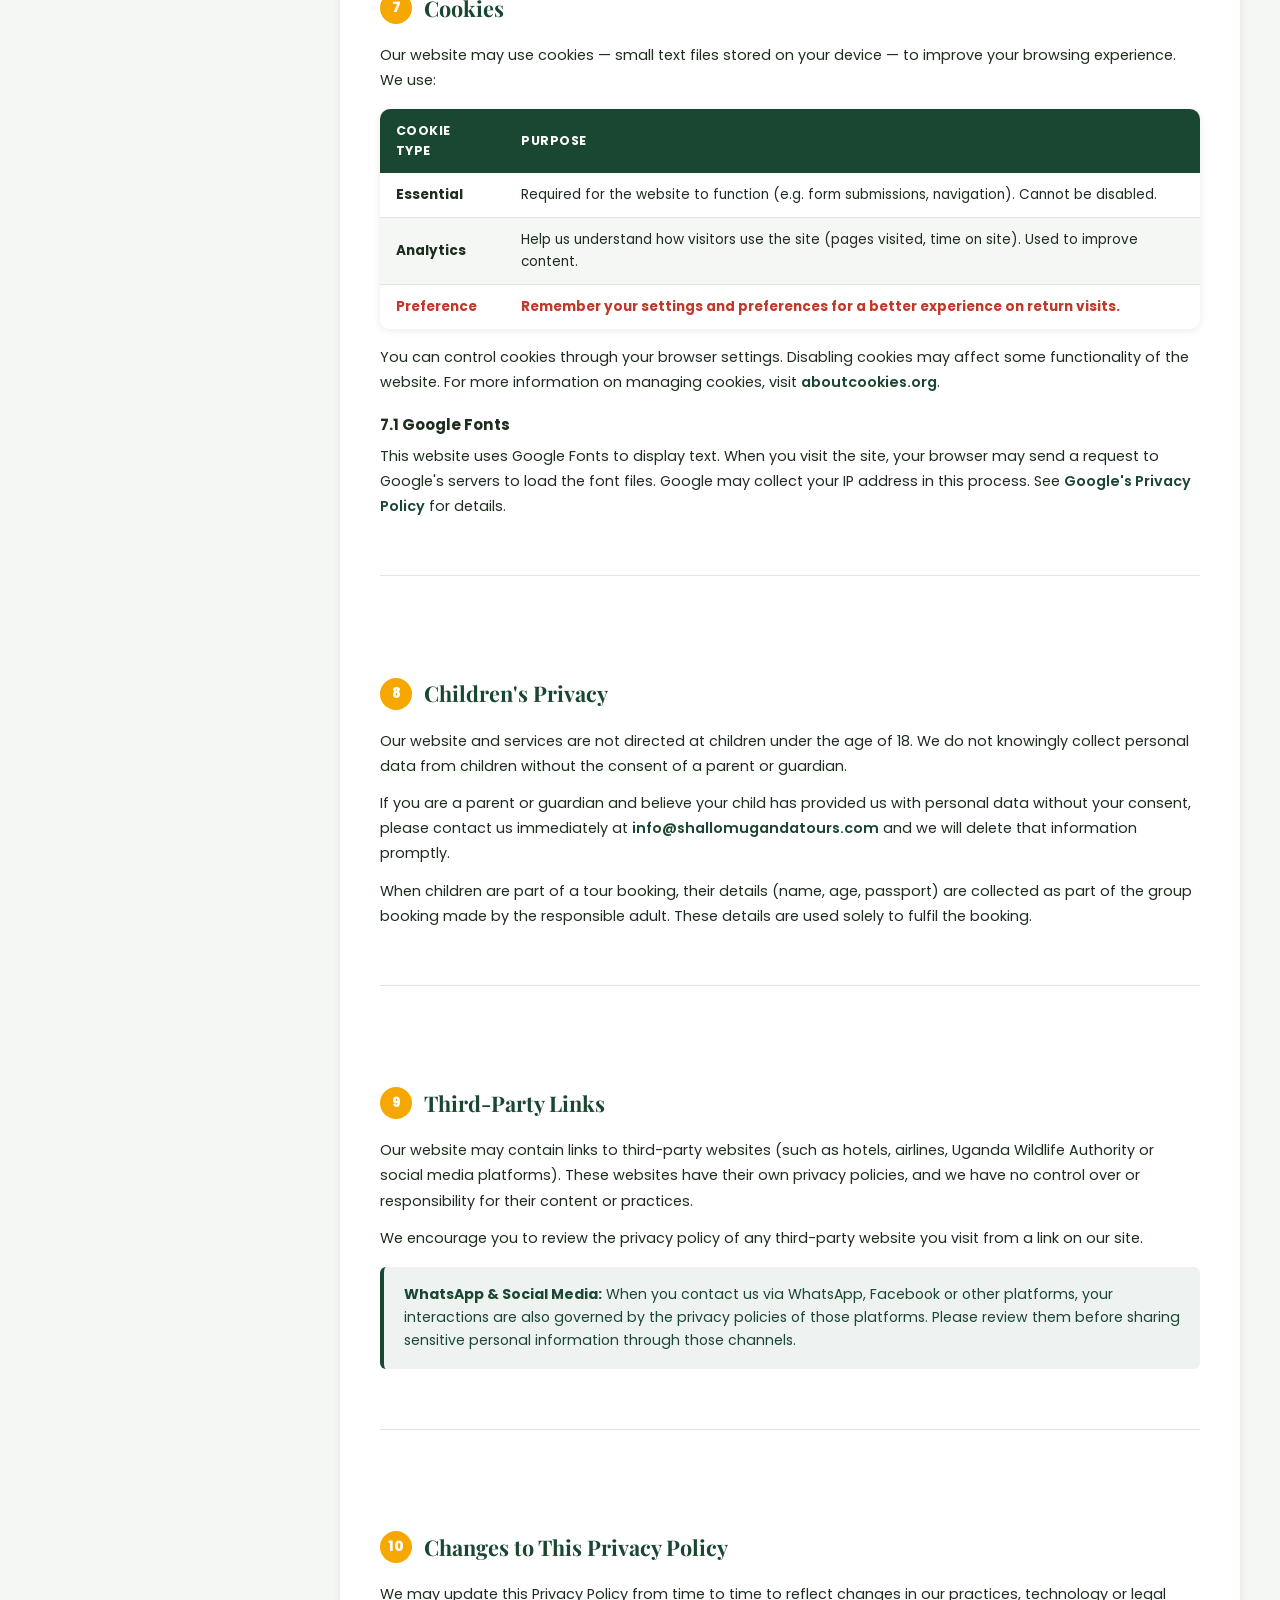
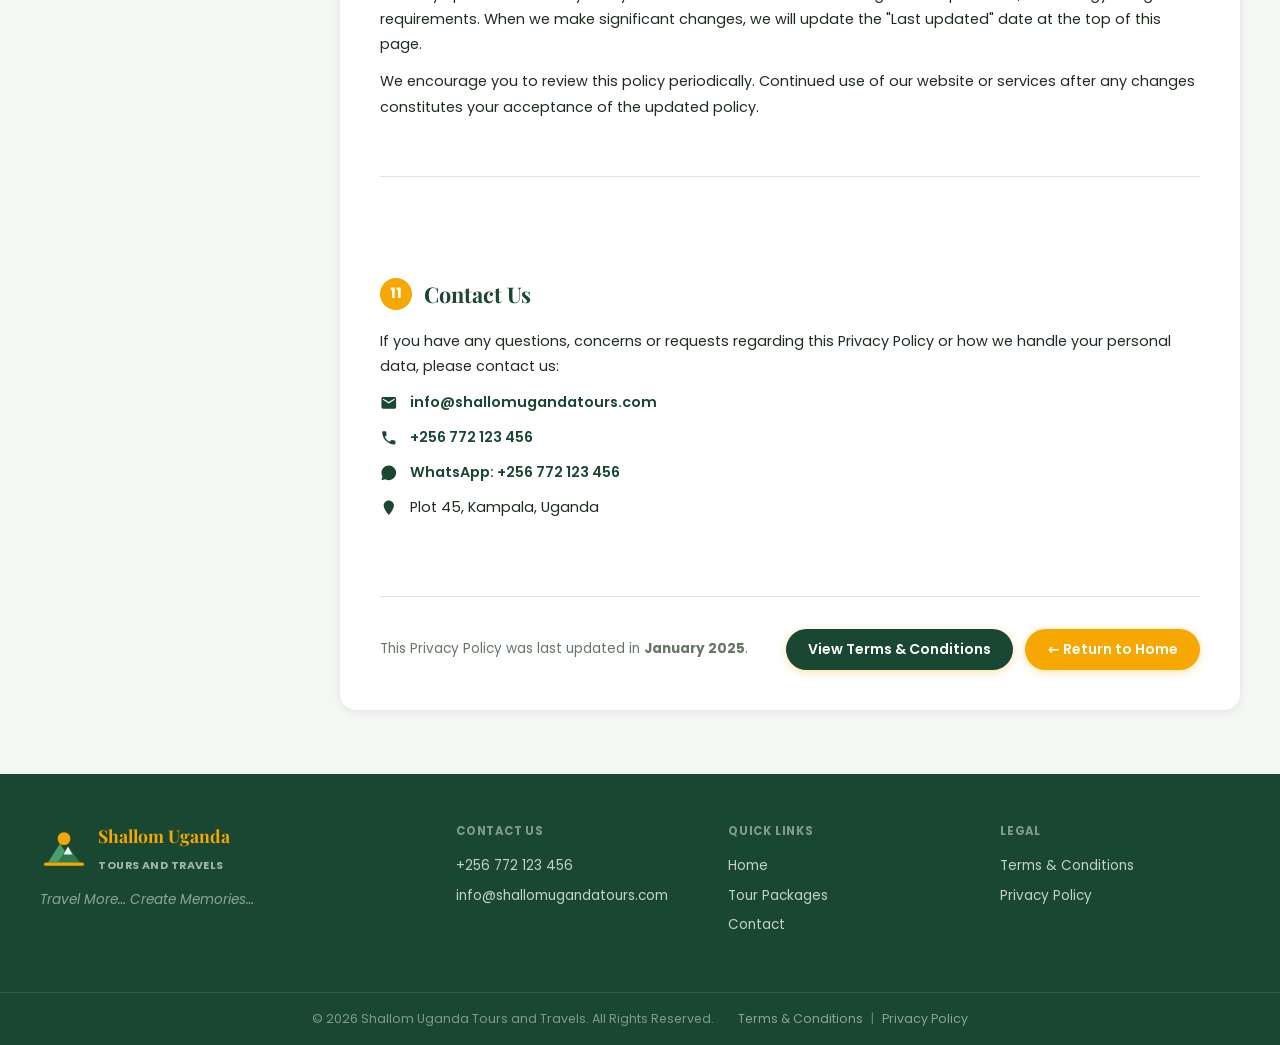
<file: privacy.html>
<!DOCTYPE html>
<html lang="en">
<head>
  <meta charset="UTF-8" />
  <meta name="viewport" content="width=device-width, initial-scale=1.0" />
  <meta name="description" content="Privacy Policy — Shallom Uganda Tours and Travels. Learn how we collect, use and protect your personal information." />
  <link rel="icon" type="image/svg+xml" href="data:image/svg+xml,%3Csvg xmlns='http://www.w3.org/2000/svg' viewBox='0 0 60 50'%3E%3Ccircle cx='30' cy='12' r='8' fill='%23f7a800'/%3E%3Cpolygon points='10,42 25,18 40,42' fill='%232d6a4f'/%3E%3Cpolygon points='22,42 35,22 50,42' fill='%231a4731'/%3E%3Cpolygon points='35,22 40.5,32 29.5,32' fill='%23fff' opacity='.9'/%3E%3Crect x='5' y='42' width='50' height='4' rx='2' fill='%23f7a800'/%3E%3C/svg%3E" />
  <title>Privacy Policy — Shallom Uganda Tours and Travels</title>
  <link rel="stylesheet" href="css/style.css" />
  <link rel="stylesheet" href="css/legal.css" />
  <link rel="preconnect" href="https://fonts.googleapis.com" />
  <link rel="preconnect" href="https://fonts.gstatic.com" crossorigin />
  <link href="https://fonts.googleapis.com/css2?family=Poppins:wght@400;500;600;700;800&family=Playfair+Display:wght@700&display=swap" rel="stylesheet" />
</head>
<body class="loaded">

  <!-- TOP BAR -->
  <div class="topbar">
    <div class="container topbar__inner">
      <div class="topbar__left">
        <a href="tel:+256772123456" class="topbar__item">
          <svg class="topbar__icon" viewBox="0 0 24 24" aria-hidden="true"><path d="M6.6 10.8c1.4 2.8 3.8 5.1 6.6 6.6l2.2-2.2c.27-.27.67-.36 1.02-.24 1.12.37 2.33.57 3.58.57.55 0 1 .45 1 1V20c0 .55-.45 1-1 1C10.56 21 3 13.44 3 4c0-.55.45-1 1-1h3.5c.55 0 1 .45 1 1 0 1.25.2 2.45.57 3.57.11.35.03.74-.24 1.01L6.6 10.8z"/></svg>
          +256 772 123 456
        </a>
        <a href="mailto:info@shallomugandatours.com" class="topbar__item">
          <svg class="topbar__icon" viewBox="0 0 24 24" aria-hidden="true"><path d="M20 4H4c-1.1 0-2 .9-2 2v12c0 1.1.9 2 2 2h16c1.1 0 2-.9 2-2V6c0-1.1-.9-2-2-2zm0 4l-8 5-8-5V6l8 5 8-5v2z"/></svg>
          info@shallomugandatours.com
        </a>
        <span class="topbar__item">
          <svg class="topbar__icon" viewBox="0 0 24 24" aria-hidden="true"><path d="M12 2C8.13 2 5 5.13 5 9c0 5.25 7 13 7 13s7-7.75 7-13c0-3.87-3.13-7-7-7zm0 9.5c-1.38 0-2.5-1.12-2.5-2.5s1.12-2.5 2.5-2.5 2.5 1.12 2.5 2.5-1.12 2.5-2.5 2.5z"/></svg>
          Kampala, Uganda
        </span>
      </div>
      <div class="topbar__right">
        <a href="https://www.facebook.com/shallomugandatours" class="topbar__social" aria-label="Facebook"><svg viewBox="0 0 24 24" aria-hidden="true"><path d="M18 2h-3a5 5 0 0 0-5 5v3H7v4h3v8h4v-8h3l1-4h-4V7a1 1 0 0 1 1-1h3z"/></svg></a>
        <a href="https://www.instagram.com/shallomugandatours" class="topbar__social" aria-label="Instagram"><svg viewBox="0 0 24 24" aria-hidden="true" fill="none" stroke="currentColor" stroke-width="2"><rect x="2" y="2" width="20" height="20" rx="5"/><circle cx="12" cy="12" r="4"/><circle cx="17.5" cy="6.5" r=".5" fill="currentColor"/></svg></a>
        <a href="https://www.youtube.com/@shallomugandatours" class="topbar__social" aria-label="YouTube"><svg viewBox="0 0 24 24" aria-hidden="true"><path d="M22.54 6.42a2.78 2.78 0 0 0-1.95-1.96C18.88 4 12 4 12 4s-6.88 0-8.59.46a2.78 2.78 0 0 0-1.95 1.96A29 29 0 0 0 1 12a29 29 0 0 0 .46 5.58A2.78 2.78 0 0 0 3.41 19.6C5.12 20 12 20 12 20s6.88 0 8.59-.46a2.78 2.78 0 0 0 1.95-1.95A29 29 0 0 0 23 12a29 29 0 0 0-.46-5.58z"/><polygon points="9.75 15.02 15.5 12 9.75 8.98 9.75 15.02" fill="#1a4731"/></svg></a>
      </div>
    </div>
  </div>

  <!-- HEADER -->
  <header class="header" role="banner">
    <div class="container header__inner">
      <a href="index.html" class="logo" aria-label="Shallom Uganda Tours — home">
        <div class="logo__icon" aria-hidden="true">
          <svg viewBox="0 0 60 50" width="60" height="50">
            <circle cx="30" cy="12" r="8" fill="#f7a800"/>
            <polygon points="10,42 25,18 40,42" fill="#2d6a4f"/>
            <polygon points="22,42 35,22 50,42" fill="#1a4731"/>
            <polygon points="35,22 40.5,32 29.5,32" fill="#fff" opacity=".9"/>
            <rect x="5" y="42" width="50" height="4" rx="2" fill="#f7a800"/>
          </svg>
        </div>
        <div class="logo__text">
          <span class="logo__name">Shallom Uganda</span>
          <span class="logo__sub">Tours and Travels</span>
          <span class="logo__tag">...Explore, Discover, Experience...</span>
        </div>
      </a>
      
      <button class="nav-toggle" id="nav-toggle" aria-label="Toggle navigation" aria-expanded="false" aria-controls="main-nav"><span></span><span></span><span></span></button>
      <nav class="nav" id="main-nav" aria-label="Main navigation"><ul class="nav__list"><li class="nav__item"><a href="index.html" class="nav__link">Home</a></li><li class="nav__item"><a href="destinations.html" class="nav__link">Destinations</a></li><li class="nav__item"><a href="packages.html" class="nav__link">Tour Packages</a></li><li class="nav__item"><a href="services.html" class="nav__link">Travel Services</a></li><li class="nav__item"><a href="visa.html" class="nav__link">Visa Assistance</a></li><li class="nav__item"><a href="gallery.html" class="nav__link">Gallery</a></li><li class="nav__item"><a href="about.html" class="nav__link">About Us</a></li><li class="nav__item"><a href="contact.html" class="nav__link">Contact</a></li></ul></nav>
    </div>
  </header>

  <!-- HERO BANNER -->
  <div class="legal-hero" role="banner">
    <div class="container legal-hero__inner">
      <h1 class="legal-hero__title">Privacy Policy</h1>
      <p class="legal-hero__meta">Last updated: January 2025 &nbsp;·&nbsp; Shallom Uganda Tours and Travels</p>
      <nav class="legal-toc" aria-label="Table of contents">
        <a href="#p1">Who We Are</a>
        <a href="#p2">What We Collect</a>
        <a href="#p3">How We Use It</a>
        <a href="#p4">Who We Share With</a>
        <a href="#p5">Data Security</a>
        <a href="#p6">Your Rights</a>
        <a href="#p7">Cookies</a>
        <a href="#p8">Children</a>
        <a href="#p9">Third-Party Links</a>
        <a href="#p10">Changes</a>
        <a href="#p11">Contact</a>
      </nav>
    </div>
  </div>

  <!-- CONTENT -->
  <main class="legal-wrap">
    <div class="container legal-layout">

      <!-- Sidebar -->
      <aside class="legal-sidebar" aria-label="Quick navigation">
        <div class="legal-sidebar__box">
          <p class="legal-sidebar__heading">On this page</p>
          <nav>
            <a class="legal-sidebar__link" href="#p1">1. Who We Are</a>
            <a class="legal-sidebar__link" href="#p2">2. What We Collect</a>
            <a class="legal-sidebar__link" href="#p3">3. How We Use Your Data</a>
            <a class="legal-sidebar__link" href="#p4">4. Who We Share With</a>
            <a class="legal-sidebar__link" href="#p5">5. Data Security</a>
            <a class="legal-sidebar__link" href="#p6">6. Your Rights</a>
            <a class="legal-sidebar__link" href="#p7">7. Cookies</a>
            <a class="legal-sidebar__link" href="#p8">8. Children's Privacy</a>
            <a class="legal-sidebar__link" href="#p9">9. Third-Party Links</a>
            <a class="legal-sidebar__link" href="#p10">10. Changes to This Policy</a>
            <a class="legal-sidebar__link" href="#p11">11. Contact Us</a>
          </nav>

          <div class="legal-sidebar__cta">
            <p>Questions about your data?</p>
            <a href="mailto:info@shallomugandatours.com" class="btn btn--book btn--full">
              <svg class="btn__icon" viewBox="0 0 24 24" aria-hidden="true"><path d="M20 4H4c-1.1 0-2 .9-2 2v12c0 1.1.9 2 2 2h16c1.1 0 2-.9 2-2V6c0-1.1-.9-2-2-2zm0 4l-8 5-8-5V6l8 5 8-5v2z"/></svg>
              Email Us
            </a>
          </div>
        </div>
      </aside>

      <!-- Document -->
      <article class="legal-doc" role="main">

        <div class="legal-intro">
          <p>At <strong>Shallom Uganda Tours and Travels</strong>, we respect your privacy and are committed to protecting your personal data. This Privacy Policy explains what information we collect, how we use it, and your rights in relation to it.</p>
          <p>By using our website or making a booking with us, you agree to the practices described in this policy. If you do not agree, please do not use our services.</p>
        </div>

        <!-- Section 1 -->
        <section id="p1" class="legal-section">
          <h2 class="legal-section__title">
            <span class="legal-section__num">1</span>
            Who We Are
          </h2>
          <p><strong>Shallom Uganda Tours and Travels</strong> is a licensed tour and travel company based in Kampala, Uganda. We are the data controller responsible for the personal information collected through this website and in connection with our services.</p>
          <div class="legal-contact" style="margin-top:.75rem;">
            <div class="legal-contact__item">
              <svg viewBox="0 0 24 24" aria-hidden="true"><path d="M12 2C8.13 2 5 5.13 5 9c0 5.25 7 13 7 13s7-7.75 7-13c0-3.87-3.13-7-7-7z"/></svg>
              <span>Plot 45, Kampala, Uganda</span>
            </div>
            <div class="legal-contact__item">
              <svg viewBox="0 0 24 24" aria-hidden="true"><path d="M20 4H4c-1.1 0-2 .9-2 2v12c0 1.1.9 2 2 2h16c1.1 0 2-.9 2-2V6c0-1.1-.9-2-2-2zm0 4l-8 5-8-5V6l8 5 8-5v2z"/></svg>
              <a href="mailto:info@shallomugandatours.com">info@shallomugandatours.com</a>
            </div>
            <div class="legal-contact__item">
              <svg viewBox="0 0 24 24" aria-hidden="true"><path d="M6.6 10.8c1.4 2.8 3.8 5.1 6.6 6.6l2.2-2.2c.27-.27.67-.36 1.02-.24 1.12.37 2.33.57 3.58.57.55 0 1 .45 1 1V20c0 .55-.45 1-1 1C10.56 21 3 13.44 3 4c0-.55.45-1 1-1h3.5c.55 0 1 .45 1 1 0 1.25.2 2.45.57 3.57.11.35.03.74-.24 1.01L6.6 10.8z"/></svg>
              <a href="tel:+256772123456">+256 772 123 456</a>
            </div>
          </div>
        </section>

        <!-- Section 2 -->
        <section id="p2" class="legal-section">
          <h2 class="legal-section__title">
            <span class="legal-section__num">2</span>
            What Information We Collect
          </h2>

          <h3>2.1 Information You Give Us</h3>
          <p>When you make an enquiry, submit a booking form, contact us by phone, email or WhatsApp, or interact with this website, we may collect:</p>
          <ul>
            <li>Full name</li>
            <li>Email address</li>
            <li>Phone number / WhatsApp number</li>
            <li>Nationality and passport details (for booking with national parks and airlines)</li>
            <li>Travel dates and destination preferences</li>
            <li>Number of travellers and ages</li>
            <li>Dietary requirements and medical conditions relevant to your tour</li>
            <li>Payment information (processed securely — we do not store card details)</li>
            <li>Any other information you voluntarily provide in messages or forms</li>
          </ul>

          <h3>2.2 Information We Collect Automatically</h3>
          <p>When you visit our website, we may automatically collect:</p>
          <ul>
            <li>Your IP address and browser type</li>
            <li>Pages visited and time spent on the site</li>
            <li>Referring website or search terms used to find us</li>
            <li>Device type (desktop, mobile, tablet)</li>
          </ul>
          <p>This information is collected using cookies and similar technologies. See Section 7 for more details.</p>

          <h3>2.3 Information From Third Parties</h3>
          <p>We may receive information about you from third parties such as travel agents, group organisers or referring partners who make bookings on your behalf. We only use this information to fulfil your booking.</p>

          <div class="legal-callout legal-callout--warning">
            <strong>Sensitive Documents:</strong> Never send passport numbers, national ID numbers, financial account details or other sensitive personal documents through public web forms, social media, or unsecured chat platforms. Contact us directly for guidance on secure submission.
          </div>
        </section>

        <!-- Section 3 -->
        <section id="p3" class="legal-section">
          <h2 class="legal-section__title">
            <span class="legal-section__num">3</span>
            How We Use Your Information
          </h2>
          <p>We use the personal information we collect for the following purposes:</p>

          <div class="privacy-purpose-grid">
            <div class="privacy-purpose">
              <div class="privacy-purpose__icon" aria-hidden="true">
                <svg viewBox="0 0 24 24"><path d="M9 16.17L4.83 12l-1.42 1.41L9 19 21 7l-1.41-1.41z"/></svg>
              </div>
              <div>
                <strong>Processing Bookings</strong>
                <p>To confirm, manage and fulfil your tour booking and travel arrangements.</p>
              </div>
            </div>
            <div class="privacy-purpose">
              <div class="privacy-purpose__icon" aria-hidden="true">
                <svg viewBox="0 0 24 24"><path d="M20 4H4c-1.1 0-2 .9-2 2v12c0 1.1.9 2 2 2h16c1.1 0 2-.9 2-2V6c0-1.1-.9-2-2-2zm0 4l-8 5-8-5V6l8 5 8-5v2z"/></svg>
              </div>
              <div>
                <strong>Communication</strong>
                <p>To respond to your enquiries, send booking confirmations and travel updates.</p>
              </div>
            </div>
            <div class="privacy-purpose">
              <div class="privacy-purpose__icon" aria-hidden="true">
                <svg viewBox="0 0 24 24"><path d="M20 4H4c-1.11 0-2 .89-2 2v12c0 1.11.89 2 2 2h16c1.11 0 2-.89 2-2V6c0-1.11-.89-2-2-2zm0 14H4v-6h16v6zm0-10H4V6h16v2z"/></svg>
              </div>
              <div>
                <strong>Payments</strong>
                <p>To process payments and handle refunds or financial adjustments.</p>
              </div>
            </div>
            <div class="privacy-purpose">
              <div class="privacy-purpose__icon" aria-hidden="true">
                <svg viewBox="0 0 24 24"><path d="M12 1L3 5v6c0 5.55 3.84 10.74 9 12 5.16-1.26 9-6.45 9-12V5l-9-4z"/></svg>
              </div>
              <div>
                <strong>Legal &amp; Safety</strong>
                <p>To comply with legal obligations, resolve disputes and protect the safety of our clients and staff.</p>
              </div>
            </div>
            <div class="privacy-purpose">
              <div class="privacy-purpose__icon" aria-hidden="true">
                <svg viewBox="0 0 24 24"><path d="M11.99 2C6.47 2 2 6.48 2 12s4.47 10 9.99 10C17.52 22 22 17.52 22 12S17.52 2 11.99 2zm4.24 16L12 15.45 7.77 18l1.12-4.81-3.73-3.23 4.92-.42L12 5l1.92 4.53 4.92.42-3.73 3.23L16.23 18z"/></svg>
              </div>
              <div>
                <strong>Service Improvement</strong>
                <p>To improve our website, services and customer experience based on feedback and usage data.</p>
              </div>
            </div>
            <div class="privacy-purpose">
              <div class="privacy-purpose__icon" aria-hidden="true">
                <svg viewBox="0 0 24 24"><path d="M21 19V5c0-1.1-.9-2-2-2H5c-1.1 0-2 .9-2 2v14c0 1.1.9 2 2 2h14c1.1 0 2-.9 2-2zM8.5 13.5l2.5 3.01L14.5 12l4.5 6H5l3.5-4.5z"/></svg>
              </div>
              <div>
                <strong>Marketing</strong>
                <p>To send promotional content and offers — only with your consent, and you can opt out at any time.</p>
              </div>
            </div>
          </div>

          <p style="margin-top:1rem;">We will not use your personal information for any purpose not listed above without notifying you first and, where required by law, obtaining your consent.</p>
        </section>

        <!-- Section 4 -->
        <section id="p4" class="legal-section">
          <h2 class="legal-section__title">
            <span class="legal-section__num">4</span>
            Who We Share Your Information With
          </h2>
          <p>We do not sell your personal data. We may share it only where necessary with:</p>

          <div class="legal-table-wrap">
            <table class="legal-table">
              <thead>
                <tr>
                  <th>Recipient</th>
                  <th>Purpose</th>
                </tr>
              </thead>
              <tbody>
                <tr>
                  <td><strong>Hotels &amp; Lodges</strong></td>
                  <td>To confirm accommodation reservations on your behalf</td>
                </tr>
                <tr>
                  <td><strong>Airlines &amp; Transport</strong></td>
                  <td>To book flights, transfers and ground transport</td>
                </tr>
                <tr>
                  <td><strong>Uganda Wildlife Authority (UWA)</strong></td>
                  <td>To purchase gorilla / chimpanzee trekking permits</td>
                </tr>
                <tr>
                  <td><strong>National Park Authorities</strong></td>
                  <td>For park entry registration and permits</td>
                </tr>
                <tr>
                  <td><strong>Local Guides &amp; Ground Handlers</strong></td>
                  <td>To coordinate on-the-ground logistics for your tour</td>
                </tr>
                <tr>
                  <td><strong>Payment Processors</strong></td>
                  <td>To securely process your payments</td>
                </tr>
                <tr>
                  <td><strong>Legal / Regulatory Authorities</strong></td>
                  <td>Where required by law or to protect legal rights</td>
                </tr>
              </tbody>
            </table>
          </div>

          <p>All third parties who receive your data are required to handle it responsibly and only for the purposes stated.</p>

          <h3>4.1 International Transfers</h3>
          <p>Your information may be transferred to and processed in countries outside Uganda (for example, when booking with international airlines or hotels). We take steps to ensure adequate protection is in place for such transfers.</p>
        </section>

        <!-- Section 5 -->
        <section id="p5" class="legal-section">
          <h2 class="legal-section__title">
            <span class="legal-section__num">5</span>
            Data Security
          </h2>
          <p>We take the security of your personal data seriously and use appropriate technical and organisational measures to protect it against unauthorised access, loss, disclosure or destruction. These include:</p>
          <ul>
            <li>Secure communication channels for transmitting sensitive information</li>
            <li>Restricted access to personal data — only staff who need it to do their job can access it</li>
            <li>Regular review of our data handling practices</li>
          </ul>
          <p>However, no method of transmission over the internet or electronic storage is 100% secure. While we strive to protect your data, we cannot guarantee its absolute security.</p>

          <h3>5.1 Data Retention</h3>
          <p>We retain your personal data for as long as is necessary to fulfil the purposes for which it was collected, including legal, accounting and reporting requirements. Booking records are typically retained for <strong>7 years</strong> for financial and legal compliance. Marketing data is retained until you withdraw consent.</p>
        </section>

        <!-- Section 6 -->
        <section id="p6" class="legal-section">
          <h2 class="legal-section__title">
            <span class="legal-section__num">6</span>
            Your Rights
          </h2>
          <p>Depending on your location and applicable law, you may have the following rights regarding your personal data:</p>

          <div class="privacy-rights-grid">
            <div class="privacy-right">
              <span class="privacy-right__label">Access</span>
              <p>Request a copy of the personal data we hold about you.</p>
            </div>
            <div class="privacy-right">
              <span class="privacy-right__label">Correction</span>
              <p>Ask us to correct inaccurate or incomplete data.</p>
            </div>
            <div class="privacy-right">
              <span class="privacy-right__label">Deletion</span>
              <p>Request that we delete your data where there is no compelling reason to keep it.</p>
            </div>
            <div class="privacy-right">
              <span class="privacy-right__label">Objection</span>
              <p>Object to us processing your data for direct marketing purposes.</p>
            </div>
            <div class="privacy-right">
              <span class="privacy-right__label">Restriction</span>
              <p>Ask us to restrict how we use your data in certain circumstances.</p>
            </div>
            <div class="privacy-right">
              <span class="privacy-right__label">Portability</span>
              <p>Receive your data in a structured, commonly used format.</p>
            </div>
          </div>

          <p>To exercise any of these rights, contact us at <a href="mailto:info@shallomugandatours.com" style="color:var(--green-dark);font-weight:600;">info@shallomugandatours.com</a>. We will respond within <strong>30 days</strong>. We may need to verify your identity before processing your request.</p>

          <h3>6.1 Withdrawing Consent</h3>
          <p>Where we process your data based on your consent (e.g. for marketing), you may withdraw that consent at any time by contacting us. Withdrawal does not affect the lawfulness of processing carried out before the withdrawal.</p>
        </section>

        <!-- Section 7 -->
        <section id="p7" class="legal-section">
          <h2 class="legal-section__title">
            <span class="legal-section__num">7</span>
            Cookies
          </h2>
          <p>Our website may use cookies — small text files stored on your device — to improve your browsing experience. We use:</p>

          <div class="legal-table-wrap">
            <table class="legal-table">
              <thead>
                <tr>
                  <th>Cookie Type</th>
                  <th>Purpose</th>
                </tr>
              </thead>
              <tbody>
                <tr>
                  <td><strong>Essential</strong></td>
                  <td>Required for the website to function (e.g. form submissions, navigation). Cannot be disabled.</td>
                </tr>
                <tr>
                  <td><strong>Analytics</strong></td>
                  <td>Help us understand how visitors use the site (pages visited, time on site). Used to improve content.</td>
                </tr>
                <tr>
                  <td><strong>Preference</strong></td>
                  <td>Remember your settings and preferences for a better experience on return visits.</td>
                </tr>
              </tbody>
            </table>
          </div>

          <p>You can control cookies through your browser settings. Disabling cookies may affect some functionality of the website. For more information on managing cookies, visit <a href="https://www.aboutcookies.org" target="_blank" rel="noopener noreferrer" style="color:var(--green-dark);font-weight:600;">aboutcookies.org</a>.</p>

          <h3>7.1 Google Fonts</h3>
          <p>This website uses Google Fonts to display text. When you visit the site, your browser may send a request to Google's servers to load the font files. Google may collect your IP address in this process. See <a href="https://policies.google.com/privacy" target="_blank" rel="noopener noreferrer" style="color:var(--green-dark);font-weight:600;">Google's Privacy Policy</a> for details.</p>
        </section>

        <!-- Section 8 -->
        <section id="p8" class="legal-section">
          <h2 class="legal-section__title">
            <span class="legal-section__num">8</span>
            Children's Privacy
          </h2>
          <p>Our website and services are not directed at children under the age of 18. We do not knowingly collect personal data from children without the consent of a parent or guardian.</p>
          <p>If you are a parent or guardian and believe your child has provided us with personal data without your consent, please contact us immediately at <a href="mailto:info@shallomugandatours.com" style="color:var(--green-dark);font-weight:600;">info@shallomugandatours.com</a> and we will delete that information promptly.</p>
          <p>When children are part of a tour booking, their details (name, age, passport) are collected as part of the group booking made by the responsible adult. These details are used solely to fulfil the booking.</p>
        </section>

        <!-- Section 9 -->
        <section id="p9" class="legal-section">
          <h2 class="legal-section__title">
            <span class="legal-section__num">9</span>
            Third-Party Links
          </h2>
          <p>Our website may contain links to third-party websites (such as hotels, airlines, Uganda Wildlife Authority or social media platforms). These websites have their own privacy policies, and we have no control over or responsibility for their content or practices.</p>
          <p>We encourage you to review the privacy policy of any third-party website you visit from a link on our site.</p>

          <div class="legal-callout legal-callout--info">
            <strong>WhatsApp &amp; Social Media:</strong> When you contact us via WhatsApp, Facebook or other platforms, your interactions are also governed by the privacy policies of those platforms. Please review them before sharing sensitive personal information through those channels.
          </div>
        </section>

        <!-- Section 10 -->
        <section id="p10" class="legal-section">
          <h2 class="legal-section__title">
            <span class="legal-section__num">10</span>
            Changes to This Privacy Policy
          </h2>
          <p>We may update this Privacy Policy from time to time to reflect changes in our practices, technology or legal requirements. When we make significant changes, we will update the "Last updated" date at the top of this page.</p>
          <p>We encourage you to review this policy periodically. Continued use of our website or services after any changes constitutes your acceptance of the updated policy.</p>
        </section>

        <!-- Section 11 -->
        <section id="p11" class="legal-section">
          <h2 class="legal-section__title">
            <span class="legal-section__num">11</span>
            Contact Us
          </h2>
          <p>If you have any questions, concerns or requests regarding this Privacy Policy or how we handle your personal data, please contact us:</p>
          <div class="legal-contact">
            <div class="legal-contact__item">
              <svg viewBox="0 0 24 24" aria-hidden="true"><path d="M20 4H4c-1.1 0-2 .9-2 2v12c0 1.1.9 2 2 2h16c1.1 0 2-.9 2-2V6c0-1.1-.9-2-2-2zm0 4l-8 5-8-5V6l8 5 8-5v2z"/></svg>
              <a href="mailto:info@shallomugandatours.com">info@shallomugandatours.com</a>
            </div>
            <div class="legal-contact__item">
              <svg viewBox="0 0 24 24" aria-hidden="true"><path d="M6.6 10.8c1.4 2.8 3.8 5.1 6.6 6.6l2.2-2.2c.27-.27.67-.36 1.02-.24 1.12.37 2.33.57 3.58.57.55 0 1 .45 1 1V20c0 .55-.45 1-1 1C10.56 21 3 13.44 3 4c0-.55.45-1 1-1h3.5c.55 0 1 .45 1 1 0 1.25.2 2.45.57 3.57.11.35.03.74-.24 1.01L6.6 10.8z"/></svg>
              <a href="tel:+256772123456">+256 772 123 456</a>
            </div>
            <div class="legal-contact__item">
              <svg viewBox="0 0 24 24" aria-hidden="true"><path d="M17.472 14.382c-.297-.149-1.758-.867-2.03-.967-.273-.099-.471-.148-.67.15-.197.297-.767.966-.94 1.164-.173.199-.347.223-.644.075-.297-.15-1.255-.463-2.39-1.475-.883-.788-1.48-1.761-1.653-2.059-.173-.297-.018-.458.13-.606.134-.133.298-.347.446-.52.149-.174.198-.298.298-.497.099-.198.05-.371-.025-.52-.075-.149-.669-1.612-.916-2.207-.242-.579-.487-.5-.669-.51-.173-.008-.371-.01-.57-.01-.198 0-.52.074-.792.372-.272.297-1.04 1.016-1.04 2.479 0 1.462 1.065 2.875 1.213 3.074.149.198 2.096 3.2 5.077 4.487.709.306 1.262.489 1.694.625.712.227 1.36.195 1.871.118.571-.085 1.758-.719 2.006-1.413.248-.694.248-1.289.173-1.413-.074-.124-.272-.198-.57-.347z"/><path d="M11.998 2C6.477 2 2 6.477 2 12c0 1.838.493 3.562 1.355 5.055L2 22l5.079-1.33A9.943 9.943 0 0 0 12 22c5.523 0 10-4.477 10-10S17.523 2 11.998 2z"/></svg>
              <a href="https://wa.me/256772123456" target="_blank" rel="noopener noreferrer">WhatsApp: +256 772 123 456</a>
            </div>
            <div class="legal-contact__item">
              <svg viewBox="0 0 24 24" aria-hidden="true"><path d="M12 2C8.13 2 5 5.13 5 9c0 5.25 7 13 7 13s7-7.75 7-13c0-3.87-3.13-7-7-7z"/></svg>
              <span>Plot 45, Kampala, Uganda</span>
            </div>
          </div>
        </section>

        <div class="legal-footer-note">
          <p>This Privacy Policy was last updated in <strong>January 2025</strong>.</p>
          <div style="display:flex;gap:.75rem;flex-wrap:wrap;">
            <a href="terms.html" class="btn btn--book" style="background:var(--green-dark);">View Terms &amp; Conditions</a>
            <a href="index.html" class="btn btn--book">← Return to Home</a>
          </div>
        </div>

      </article>
    </div>
  </main>

  <!-- FOOTER -->
  <footer class="footer" role="contentinfo">
    <div class="footer__main">
      <div class="container footer__grid">
        <div class="footer__brand">
          <div class="footer__logo">
            <div class="logo__icon logo__icon--sm" aria-hidden="true">
              <svg viewBox="0 0 60 50" width="48" height="40">
                <circle cx="30" cy="12" r="8" fill="#f7a800"/>
                <polygon points="10,42 25,18 40,42" fill="#4a9e6e"/>
                <polygon points="22,42 35,22 50,42" fill="#2d7a50"/>
                <polygon points="35,22 40.5,32 29.5,32" fill="#fff" opacity=".9"/>
                <rect x="5" y="42" width="50" height="4" rx="2" fill="#f7a800"/>
              </svg>
            </div>
            <div>
              <span class="logo__name">Shallom Uganda</span><br/>
              <span class="logo__sub">Tours and Travels</span>
            </div>
          </div>
          <p class="footer__tagline"><em>Travel More… Create Memories…</em></p>
        </div>
        <div class="footer__col">
          <h4 class="footer__col-title">Contact Us</h4>
          <a href="tel:+256772123456" class="footer__link">+256 772 123 456</a>
          <a href="mailto:info@shallomugandatours.com" class="footer__link">info@shallomugandatours.com</a>
        </div>
        <div class="footer__col">
          <h4 class="footer__col-title">Quick Links</h4>
          <a href="index.html" class="footer__link">Home</a>
          <a href="index.html#packages" class="footer__link">Tour Packages</a>
          <a href="index.html#contact" class="footer__link">Contact</a>
        </div>
        <div class="footer__col">
          <h4 class="footer__col-title">Legal</h4>
          <a href="terms.html" class="footer__link">Terms &amp; Conditions</a>
          <a href="privacy.html" class="footer__link" aria-current="page">Privacy Policy</a>
        </div>
      </div>
    </div>
    <div class="footer__bottom">
      <div class="container footer__bottom-inner">
        <p>&copy; <span id="footer-year"></span> Shallom Uganda Tours and Travels. All Rights Reserved.</p>
        <nav aria-label="Legal">
          <a href="terms.html" class="footer__legal-link">Terms &amp; Conditions</a>
          <span aria-hidden="true">|</span>
          <a href="privacy.html" class="footer__legal-link" aria-current="page">Privacy Policy</a>
        </nav>
      </div>
    </div>
  </footer>

  <!-- Floating WhatsApp -->
  <a href="https://wa.me/256772123456?text=Hello%2C%20I%20have%20a%20privacy%20question."
     target="_blank" rel="noopener noreferrer" class="wa-float" aria-label="Chat on WhatsApp">
    <svg viewBox="0 0 24 24" aria-hidden="true"><path d="M17.472 14.382c-.297-.149-1.758-.867-2.03-.967-.273-.099-.471-.148-.67.15-.197.297-.767.966-.94 1.164-.173.199-.347.223-.644.075-.297-.15-1.255-.463-2.39-1.475-.883-.788-1.48-1.761-1.653-2.059-.173-.297-.018-.458.13-.606.134-.133.298-.347.446-.52.149-.174.198-.298.298-.497.099-.198.05-.371-.025-.52-.075-.149-.669-1.612-.916-2.207-.242-.579-.487-.5-.669-.51-.173-.008-.371-.01-.57-.01-.198 0-.52.074-.792.372-.272.297-1.04 1.016-1.04 2.479 0 1.462 1.065 2.875 1.213 3.074.149.198 2.096 3.2 5.077 4.487.709.306 1.262.489 1.694.625.712.227 1.36.195 1.871.118.571-.085 1.758-.719 2.006-1.413.248-.694.248-1.289.173-1.413-.074-.124-.272-.198-.57-.347z"/><path d="M11.998 2C6.477 2 2 6.477 2 12c0 1.838.493 3.562 1.355 5.055L2 22l5.079-1.33A9.943 9.943 0 0 0 12 22c5.523 0 10-4.477 10-10S17.523 2 11.998 2z"/></svg>
    <span class="wa-float__tooltip">Ask a question</span>
  </a>

  <script>
    document.getElementById('footer-year').textContent = new Date().getFullYear();
    // Sidebar scroll spy
    const sections = document.querySelectorAll('.legal-section');
    const sideLinks = document.querySelectorAll('.legal-sidebar__link');
    window.addEventListener('scroll', () => {
      let current = '';
      sections.forEach(s => { if (window.scrollY >= s.offsetTop - 140) current = s.id; });
      sideLinks.forEach(l => {
        l.classList.toggle('active', l.getAttribute('href') === `#${current}`);
      });
    }, { passive: true });
  </script>
</body>
</html>
</file>
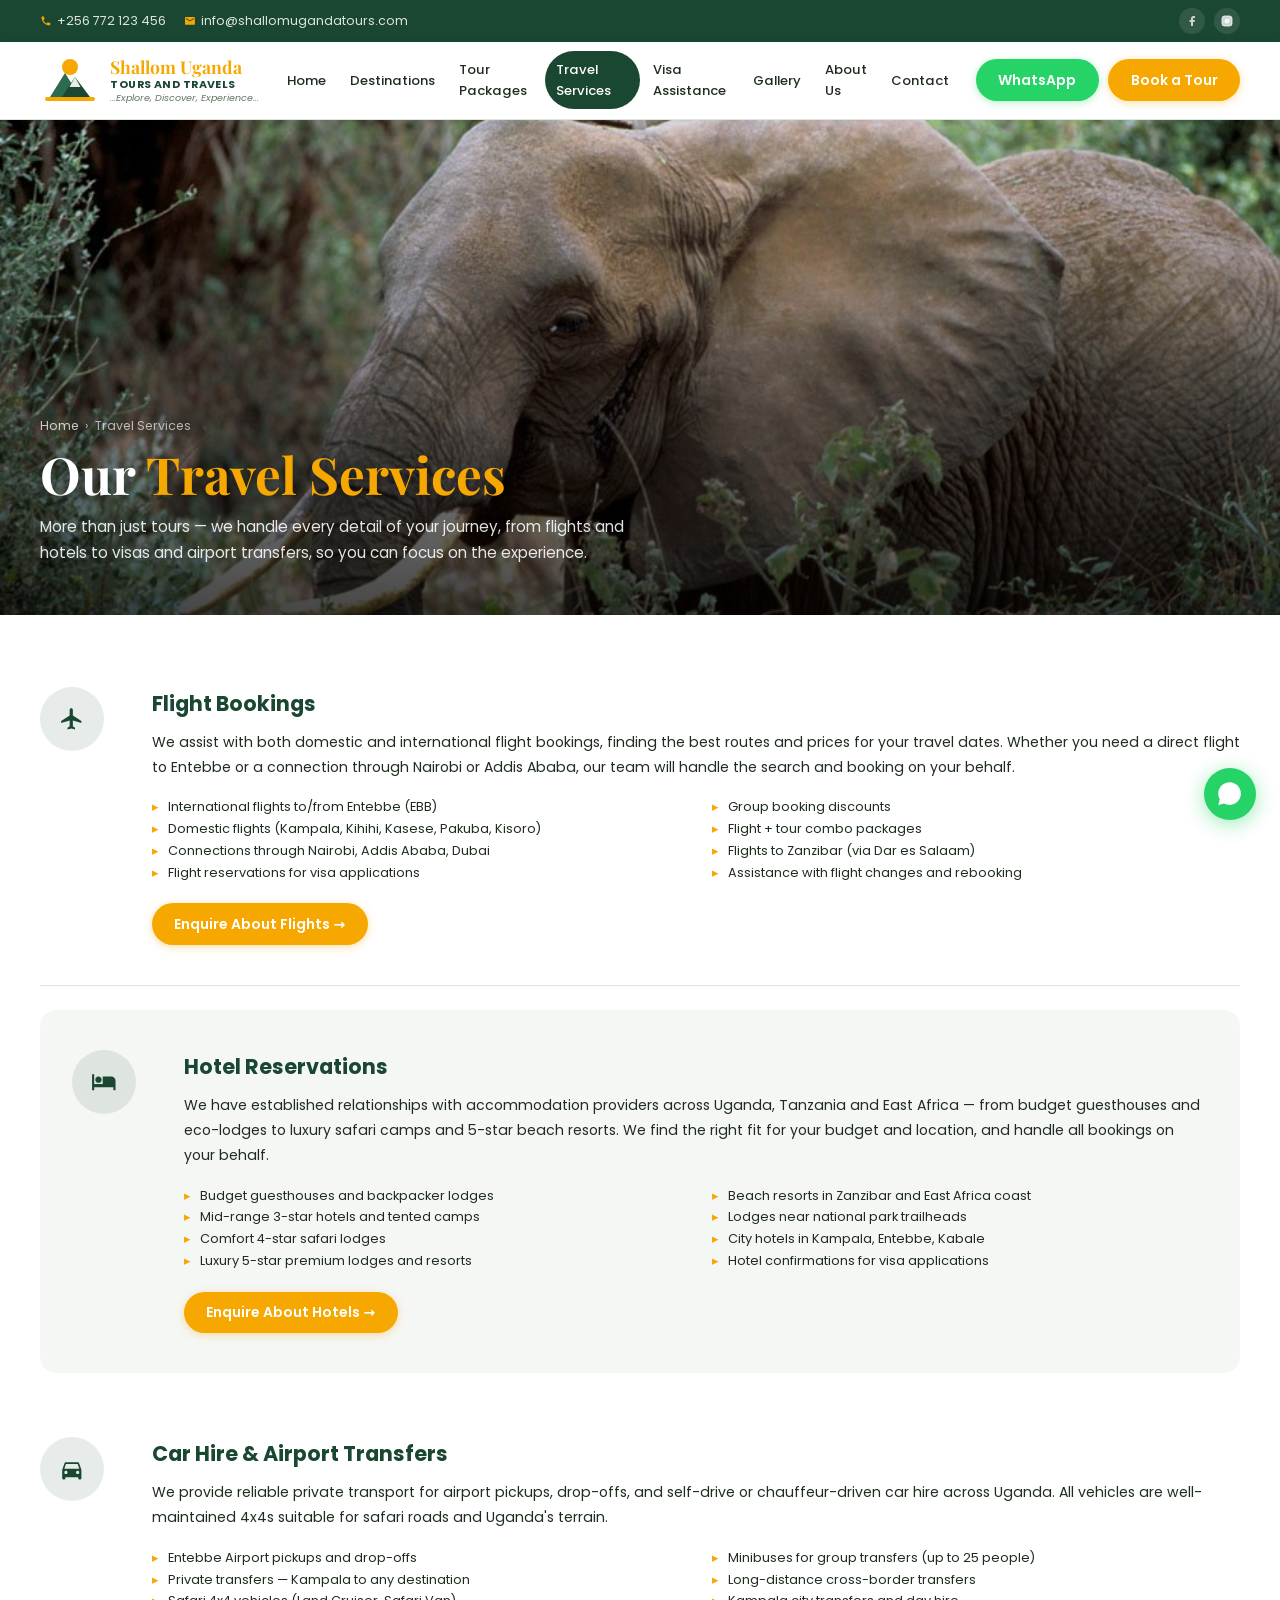
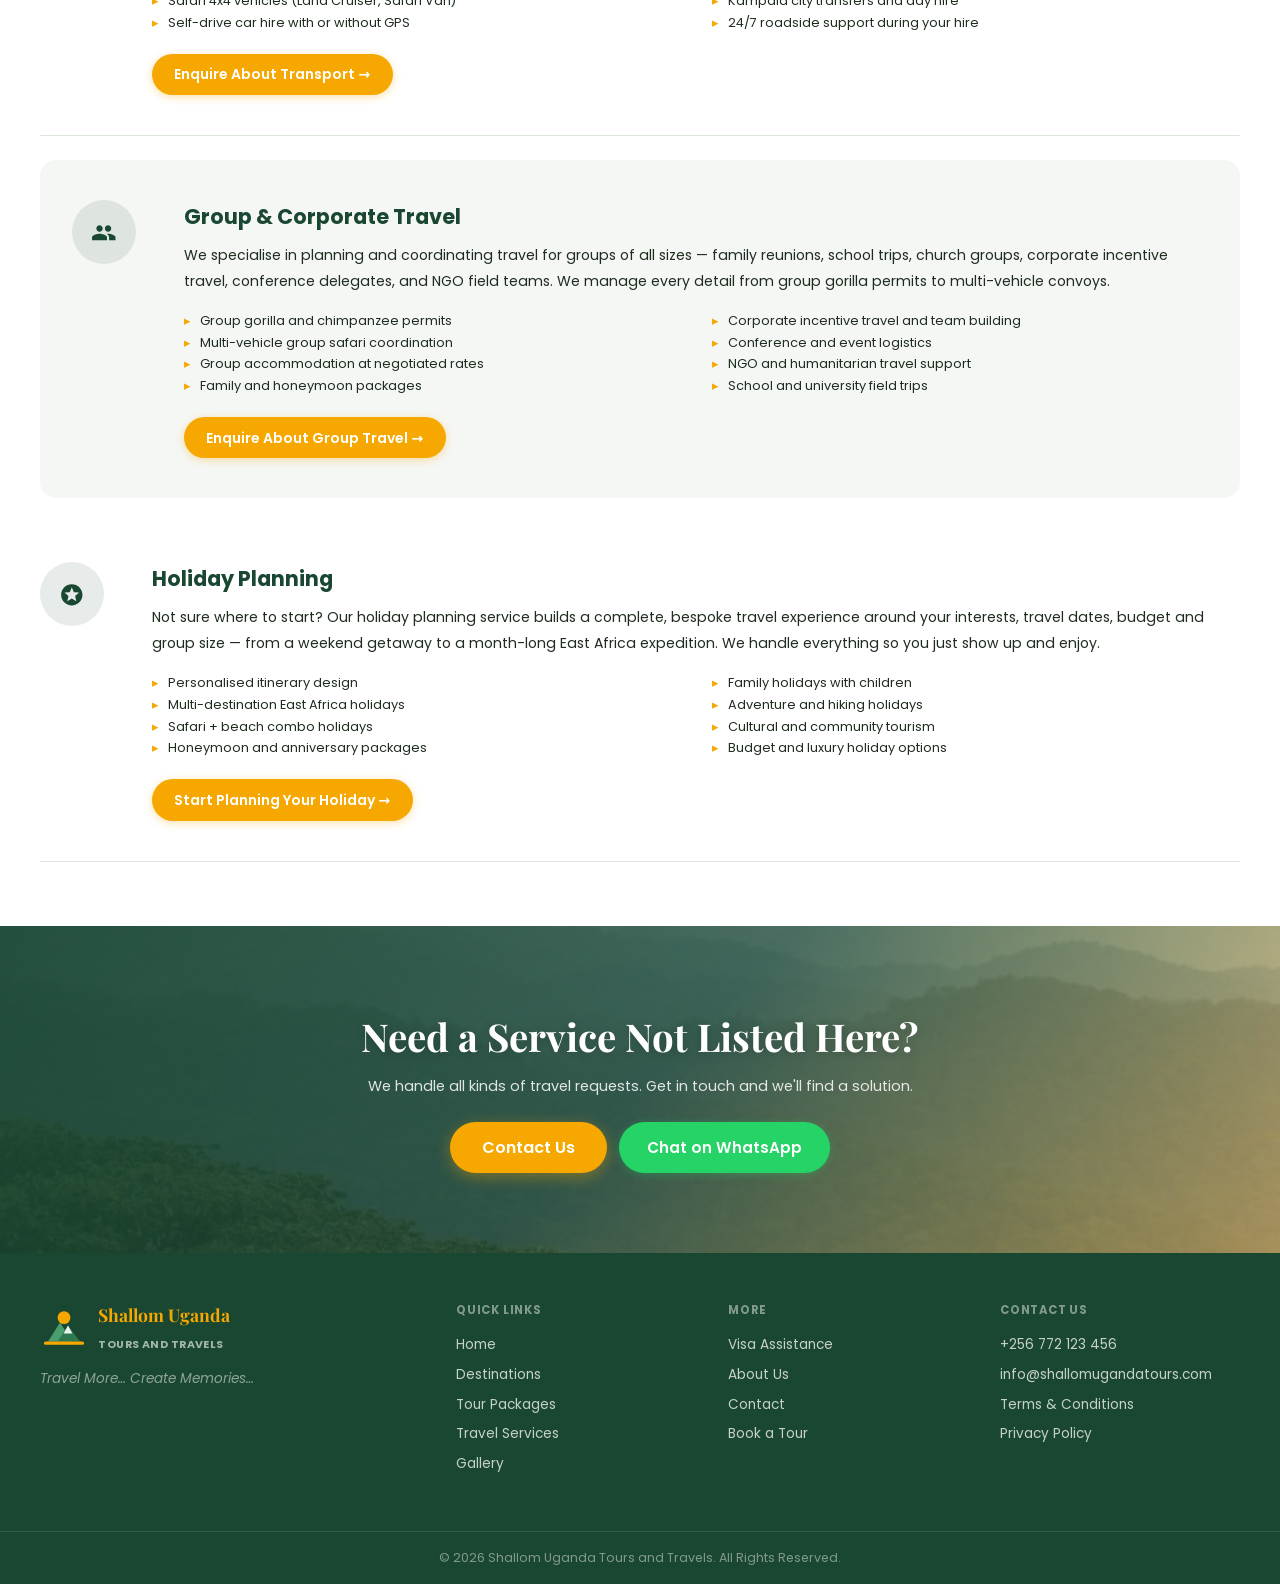
<file: services.html>
<!DOCTYPE html>
<html lang="en">
<head>
  <meta charset="UTF-8" />
  <meta name="viewport" content="width=device-width, initial-scale=1.0" />
  <meta name="description" content="Travel Services — Shallom Uganda Tours. Flight bookings, hotel reservations, car hire, airport transfers, group travel, corporate travel and holiday planning." />
  <meta property="og:title" content="Travel Services — Shallom Uganda Tours and Travels" />
  <meta property="og:image" content="images/murchison-park.jpg" />
  <link rel="icon" type="image/svg+xml" href="data:image/svg+xml,%3Csvg xmlns='http://www.w3.org/2000/svg' viewBox='0 0 60 50'%3E%3Ccircle cx='30' cy='12' r='8' fill='%23f7a800'/%3E%3Cpolygon points='10,42 25,18 40,42' fill='%232d6a4f'/%3E%3Cpolygon points='22,42 35,22 50,42' fill='%231a4731'/%3E%3Cpolygon points='35,22 40.5,32 29.5,32' fill='%23fff' opacity='.9'/%3E%3Crect x='5' y='42' width='50' height='4' rx='2' fill='%23f7a800'/%3E%3C/svg%3E" />
  <title>Travel Services — Shallom Uganda Tours and Travels</title>
  <link rel="stylesheet" href="css/style.css" />
  <link rel="stylesheet" href="css/destinations.css" />
  <link rel="preconnect" href="https://fonts.googleapis.com" />
  <link rel="preconnect" href="https://fonts.gstatic.com" crossorigin />
  <link href="https://fonts.googleapis.com/css2?family=Poppins:wght@400;500;600;700;800&family=Playfair+Display:wght@700&display=swap" rel="stylesheet" />
</head>
<body class="loaded">

  <div class="topbar"><div class="container topbar__inner"><div class="topbar__left"><a href="tel:+256772123456" class="topbar__item"><svg class="topbar__icon" viewBox="0 0 24 24" aria-hidden="true"><path d="M6.6 10.8c1.4 2.8 3.8 5.1 6.6 6.6l2.2-2.2c.27-.27.67-.36 1.02-.24 1.12.37 2.33.57 3.58.57.55 0 1 .45 1 1V20c0 .55-.45 1-1 1C10.56 21 3 13.44 3 4c0-.55.45-1 1-1h3.5c.55 0 1 .45 1 1 0 1.25.2 2.45.57 3.57.11.35.03.74-.24 1.01L6.6 10.8z"/></svg>+256 772 123 456</a><a href="mailto:info@shallomugandatours.com" class="topbar__item"><svg class="topbar__icon" viewBox="0 0 24 24" aria-hidden="true"><path d="M20 4H4c-1.1 0-2 .9-2 2v12c0 1.1.9 2 2 2h16c1.1 0 2-.9 2-2V6c0-1.1-.9-2-2-2zm0 4l-8 5-8-5V6l8 5 8-5v2z"/></svg>info@shallomugandatours.com</a></div><div class="topbar__right"><a href="https://www.facebook.com/shallomugandatours" class="topbar__social" aria-label="Facebook"><svg viewBox="0 0 24 24" aria-hidden="true"><path d="M18 2h-3a5 5 0 0 0-5 5v3H7v4h3v8h4v-8h3l1-4h-4V7a1 1 0 0 1 1-1h3z"/></svg></a><a href="https://www.instagram.com/shallomugandatours" class="topbar__social" aria-label="Instagram"><svg viewBox="0 0 24 24" aria-hidden="true" fill="none" stroke="currentColor" stroke-width="2"><rect x="2" y="2" width="20" height="20" rx="5"/><circle cx="12" cy="12" r="4"/><circle cx="17.5" cy="6.5" r=".5" fill="currentColor"/></svg></a></div></div></div>

  <header class="header" role="banner">
    <div class="container header__inner">
      <a href="index.html" class="logo" aria-label="Shallom Uganda Tours — home"><div class="logo__icon" aria-hidden="true"><svg viewBox="0 0 60 50" width="60" height="50"><circle cx="30" cy="12" r="8" fill="#f7a800"/><polygon points="10,42 25,18 40,42" fill="#2d6a4f"/><polygon points="22,42 35,22 50,42" fill="#1a4731"/><polygon points="35,22 40.5,32 29.5,32" fill="#fff" opacity=".9"/><rect x="5" y="42" width="50" height="4" rx="2" fill="#f7a800"/></svg></div><div class="logo__text"><span class="logo__name">Shallom Uganda</span><span class="logo__sub">Tours and Travels</span><span class="logo__tag">...Explore, Discover, Experience...</span></div></a>
      <button class="nav-toggle" id="nav-toggle" aria-label="Toggle navigation" aria-expanded="false" aria-controls="main-nav"><span></span><span></span><span></span></button>
      <nav class="nav" id="main-nav" aria-label="Main navigation"><ul class="nav__list">
        <li class="nav__item"><a href="index.html" class="nav__link">Home</a></li>
        <li class="nav__item"><a href="destinations.html" class="nav__link">Destinations</a></li>
        <li class="nav__item"><a href="packages.html" class="nav__link">Tour Packages</a></li>
        <li class="nav__item nav__item--active"><a href="services.html" class="nav__link">Travel Services</a></li>
        <li class="nav__item"><a href="visa.html" class="nav__link">Visa Assistance</a></li>
        <li class="nav__item"><a href="gallery.html" class="nav__link">Gallery</a></li>
        <li class="nav__item"><a href="about.html" class="nav__link">About Us</a></li>
        <li class="nav__item"><a href="contact.html" class="nav__link">Contact</a></li>
      </ul></nav>
      <div class="header__cta"><a href="https://wa.me/256772123456" target="_blank" rel="noopener noreferrer" class="btn btn--wa">WhatsApp</a><a href="booking.html" class="btn btn--book">Book a Tour</a></div>
    </div>
  </header>

  <main>
    <section class="page-hero page-hero--services" aria-labelledby="svc-hero-title">
      <div class="page-hero__overlay"></div>
      <div class="container page-hero__content">
        <nav class="breadcrumb" aria-label="Breadcrumb"><a href="index.html">Home</a><span>›</span><span aria-current="page">Travel Services</span></nav>
        <h1 id="svc-hero-title" class="page-hero__title">Our <span>Travel Services</span></h1>
        <p class="page-hero__sub">More than just tours — we handle every detail of your journey, from flights and hotels to visas and airport transfers, so you can focus on the experience.</p>
      </div>
    </section>

    <section class="services-full" aria-label="All travel services">
      <div class="container">

        <!-- FLIGHTS -->
        <div class="svc-full-card" id="flights">
          <div class="svc-full-card__icon"><svg viewBox="0 0 24 24" aria-hidden="true"><path d="M21 16v-2l-8-5V3.5c0-.83-.67-1.5-1.5-1.5S10 2.67 10 3.5V9l-8 5v2l8-2.5V19l-2 1.5V22l3.5-1 3.5 1v-1.5L13 19v-5.5l8 2.5z"/></svg></div>
          <div class="svc-full-card__body">
            <h2 class="svc-full-card__title">Flight Bookings</h2>
            <p>We assist with both domestic and international flight bookings, finding the best routes and prices for your travel dates. Whether you need a direct flight to Entebbe or a connection through Nairobi or Addis Ababa, our team will handle the search and booking on your behalf.</p>
            <div class="svc-full-card__list-grid">
              <ul>
                <li>International flights to/from Entebbe (EBB)</li>
                <li>Domestic flights (Kampala, Kihihi, Kasese, Pakuba, Kisoro)</li>
                <li>Connections through Nairobi, Addis Ababa, Dubai</li>
                <li>Flight reservations for visa applications</li>
              </ul>
              <ul>
                <li>Group booking discounts</li>
                <li>Flight + tour combo packages</li>
                <li>Flights to Zanzibar (via Dar es Salaam)</li>
                <li>Assistance with flight changes and rebooking</li>
              </ul>
            </div>
            <a href="https://wa.me/256772123456?text=I%20need%20help%20with%20a%20flight%20booking." target="_blank" rel="noopener noreferrer" class="btn btn--book">Enquire About Flights →</a>
          </div>
        </div>

        <!-- HOTELS -->
        <div class="svc-full-card svc-full-card--alt" id="hotels">
          <div class="svc-full-card__icon"><svg viewBox="0 0 24 24" aria-hidden="true"><path d="M7 13c1.66 0 3-1.34 3-3S8.66 7 7 7s-3 1.34-3 3 1.34 3 3 3zm12-6h-8v7H3V5H1v15h2v-3h18v3h2v-9c0-2.21-1.79-4-4-4z"/></svg></div>
          <div class="svc-full-card__body">
            <h2 class="svc-full-card__title">Hotel Reservations</h2>
            <p>We have established relationships with accommodation providers across Uganda, Tanzania and East Africa — from budget guesthouses and eco-lodges to luxury safari camps and 5-star beach resorts. We find the right fit for your budget and location, and handle all bookings on your behalf.</p>
            <div class="svc-full-card__list-grid">
              <ul>
                <li>Budget guesthouses and backpacker lodges</li>
                <li>Mid-range 3-star hotels and tented camps</li>
                <li>Comfort 4-star safari lodges</li>
                <li>Luxury 5-star premium lodges and resorts</li>
              </ul>
              <ul>
                <li>Beach resorts in Zanzibar and East Africa coast</li>
                <li>Lodges near national park trailheads</li>
                <li>City hotels in Kampala, Entebbe, Kabale</li>
                <li>Hotel confirmations for visa applications</li>
              </ul>
            </div>
            <a href="https://wa.me/256772123456?text=I%20need%20help%20with%20hotel%20reservations." target="_blank" rel="noopener noreferrer" class="btn btn--book">Enquire About Hotels →</a>
          </div>
        </div>

        <!-- CAR HIRE -->
        <div class="svc-full-card" id="car-hire">
          <div class="svc-full-card__icon"><svg viewBox="0 0 24 24" aria-hidden="true"><path d="M18.92 6.01C18.72 5.42 18.16 5 17.5 5h-11c-.66 0-1.21.42-1.42 1.01L3 12v8c0 .55.45 1 1 1h1c.55 0 1-.45 1-1v-1h12v1c0 .55.45 1 1 1h1c.55 0 1-.45 1-1v-8l-2.08-5.99zM6.5 16c-.83 0-1.5-.67-1.5-1.5S5.67 13 6.5 13s1.5.67 1.5 1.5S7.33 16 6.5 16zm11 0c-.83 0-1.5-.67-1.5-1.5s.67-1.5 1.5-1.5 1.5.67 1.5 1.5-.67 1.5-1.5 1.5zM5 11l1.5-4.5h11L19 11H5z"/></svg></div>
          <div class="svc-full-card__body">
            <h2 class="svc-full-card__title">Car Hire &amp; Airport Transfers</h2>
            <p>We provide reliable private transport for airport pickups, drop-offs, and self-drive or chauffeur-driven car hire across Uganda. All vehicles are well-maintained 4x4s suitable for safari roads and Uganda's terrain.</p>
            <div class="svc-full-card__list-grid">
              <ul>
                <li>Entebbe Airport pickups and drop-offs</li>
                <li>Private transfers — Kampala to any destination</li>
                <li>Safari 4x4 vehicles (Land Cruiser, Safari Van)</li>
                <li>Self-drive car hire with or without GPS</li>
              </ul>
              <ul>
                <li>Minibuses for group transfers (up to 25 people)</li>
                <li>Long-distance cross-border transfers</li>
                <li>Kampala city transfers and day hire</li>
                <li>24/7 roadside support during your hire</li>
              </ul>
            </div>
            <a href="https://wa.me/256772123456?text=I%20need%20car%20hire%20or%20airport%20transfer." target="_blank" rel="noopener noreferrer" class="btn btn--book">Enquire About Transport →</a>
          </div>
        </div>

        <!-- GROUP TRAVEL -->
        <div class="svc-full-card svc-full-card--alt" id="group-travel">
          <div class="svc-full-card__icon"><svg viewBox="0 0 24 24" aria-hidden="true"><path d="M16 11c1.66 0 2.99-1.34 2.99-3S17.66 5 16 5c-1.66 0-3 1.34-3 3s1.34 3 3 3zm-8 0c1.66 0 2.99-1.34 2.99-3S9.66 5 8 5C6.34 5 5 6.34 5 8s1.34 3 3 3zm0 2c-2.33 0-7 1.17-7 3.5V19h14v-2.5c0-2.33-4.67-3.5-7-3.5zm8 0c-.29 0-.62.02-.97.05 1.16.84 1.97 1.97 1.97 3.45V19h6v-2.5c0-2.33-4.67-3.5-7-3.5z"/></svg></div>
          <div class="svc-full-card__body">
            <h2 class="svc-full-card__title">Group &amp; Corporate Travel</h2>
            <p>We specialise in planning and coordinating travel for groups of all sizes — family reunions, school trips, church groups, corporate incentive travel, conference delegates, and NGO field teams. We manage every detail from group gorilla permits to multi-vehicle convoys.</p>
            <div class="svc-full-card__list-grid">
              <ul>
                <li>Group gorilla and chimpanzee permits</li>
                <li>Multi-vehicle group safari coordination</li>
                <li>Group accommodation at negotiated rates</li>
                <li>Family and honeymoon packages</li>
              </ul>
              <ul>
                <li>Corporate incentive travel and team building</li>
                <li>Conference and event logistics</li>
                <li>NGO and humanitarian travel support</li>
                <li>School and university field trips</li>
              </ul>
            </div>
            <a href="https://wa.me/256772123456?text=I%20need%20help%20planning%20group%20or%20corporate%20travel." target="_blank" rel="noopener noreferrer" class="btn btn--book">Enquire About Group Travel →</a>
          </div>
        </div>

        <!-- HOLIDAY PLANNING -->
        <div class="svc-full-card" id="holiday-planning">
          <div class="svc-full-card__icon"><svg viewBox="0 0 24 24" aria-hidden="true"><path d="M11.99 2C6.47 2 2 6.48 2 12s4.47 10 9.99 10C17.52 22 22 17.52 22 12S17.52 2 11.99 2zm4.24 16L12 15.45 7.77 18l1.12-4.81-3.73-3.23 4.92-.42L12 5l1.92 4.53 4.92.42-3.73 3.23L16.23 18z"/></svg></div>
          <div class="svc-full-card__body">
            <h2 class="svc-full-card__title">Holiday Planning</h2>
            <p>Not sure where to start? Our holiday planning service builds a complete, bespoke travel experience around your interests, travel dates, budget and group size — from a weekend getaway to a month-long East Africa expedition. We handle everything so you just show up and enjoy.</p>
            <div class="svc-full-card__list-grid">
              <ul>
                <li>Personalised itinerary design</li>
                <li>Multi-destination East Africa holidays</li>
                <li>Safari + beach combo holidays</li>
                <li>Honeymoon and anniversary packages</li>
              </ul>
              <ul>
                <li>Family holidays with children</li>
                <li>Adventure and hiking holidays</li>
                <li>Cultural and community tourism</li>
                <li>Budget and luxury holiday options</li>
              </ul>
            </div>
            <a href="booking.html" class="btn btn--book">Start Planning Your Holiday →</a>
          </div>
        </div>

      </div>
    </section>

    <!-- CTA -->
    <section class="page-cta" aria-labelledby="svc-cta-title">
      <div class="page-cta__bg"></div>
      <div class="container page-cta__content">
        <h2 id="svc-cta-title">Need a Service Not Listed Here?</h2>
        <p>We handle all kinds of travel requests. Get in touch and we'll find a solution.</p>
        <div class="page-cta__actions">
          <a href="contact.html" class="btn btn--hero">Contact Us</a>
          <a href="https://wa.me/256772123456?text=I%20need%20help%20with%20a%20travel%20service." target="_blank" rel="noopener noreferrer" class="btn btn--wa btn--lg">Chat on WhatsApp</a>
        </div>
      </div>
    </section>
  </main>

  <footer class="footer" role="contentinfo"><div class="footer__main"><div class="container footer__grid"><div class="footer__brand"><div class="footer__logo"><div class="logo__icon logo__icon--sm" aria-hidden="true"><svg viewBox="0 0 60 50" width="48" height="40"><circle cx="30" cy="12" r="8" fill="#f7a800"/><polygon points="10,42 25,18 40,42" fill="#4a9e6e"/><polygon points="22,42 35,22 50,42" fill="#2d7a50"/><polygon points="35,22 40.5,32 29.5,32" fill="#fff" opacity=".9"/><rect x="5" y="42" width="50" height="4" rx="2" fill="#f7a800"/></svg></div><div><span class="logo__name">Shallom Uganda</span><br/><span class="logo__sub">Tours and Travels</span></div></div><p class="footer__tagline"><em>Travel More… Create Memories…</em></p></div><div class="footer__col"><h4 class="footer__col-title">Quick Links</h4><a href="index.html" class="footer__link">Home</a><a href="destinations.html" class="footer__link">Destinations</a><a href="packages.html" class="footer__link">Tour Packages</a><a href="services.html" class="footer__link">Travel Services</a><a href="gallery.html" class="footer__link">Gallery</a></div><div class="footer__col"><h4 class="footer__col-title">More</h4><a href="visa.html" class="footer__link">Visa Assistance</a><a href="about.html" class="footer__link">About Us</a><a href="contact.html" class="footer__link">Contact</a><a href="booking.html" class="footer__link">Book a Tour</a></div><div class="footer__col"><h4 class="footer__col-title">Contact Us</h4><a href="tel:+256772123456" class="footer__link">+256 772 123 456</a><a href="mailto:info@shallomugandatours.com" class="footer__link">info@shallomugandatours.com</a><a href="terms.html" class="footer__link">Terms &amp; Conditions</a><a href="privacy.html" class="footer__link">Privacy Policy</a></div></div></div><div class="footer__bottom"><div class="container footer__bottom-inner"><p>&copy; <span id="footer-year"></span> Shallom Uganda Tours and Travels. All Rights Reserved.</p></div></div></footer>
  <a href="https://wa.me/256772123456" target="_blank" rel="noopener noreferrer" class="wa-float" aria-label="Chat on WhatsApp"><svg viewBox="0 0 24 24" aria-hidden="true"><path d="M17.472 14.382c-.297-.149-1.758-.867-2.03-.967-.273-.099-.471-.148-.67.15-.197.297-.767.966-.94 1.164-.173.199-.347.223-.644.075-.297-.15-1.255-.463-2.39-1.475-.883-.788-1.48-1.761-1.653-2.059-.173-.297-.018-.458.13-.606.134-.133.298-.347.446-.52.149-.174.198-.298.298-.497.099-.198.05-.371-.025-.52-.075-.149-.669-1.612-.916-2.207-.242-.579-.487-.5-.669-.51-.173-.008-.371-.01-.57-.01-.198 0-.52.074-.792.372-.272.297-1.04 1.016-1.04 2.479 0 1.462 1.065 2.875 1.213 3.074.149.198 2.096 3.2 5.077 4.487.709.306 1.262.489 1.694.625.712.227 1.36.195 1.871.118.571-.085 1.758-.719 2.006-1.413.248-.694.248-1.289.173-1.413-.074-.124-.272-.198-.57-.347z"/><path d="M11.998 2C6.477 2 2 6.477 2 12c0 1.838.493 3.562 1.355 5.055L2 22l5.079-1.33A9.943 9.943 0 0 0 12 22c5.523 0 10-4.477 10-10S17.523 2 11.998 2z"/></svg><span class="wa-float__tooltip">Chat with us</span></a>
  <script src="js/nav.js"></script>
</body>
</html>
</file>
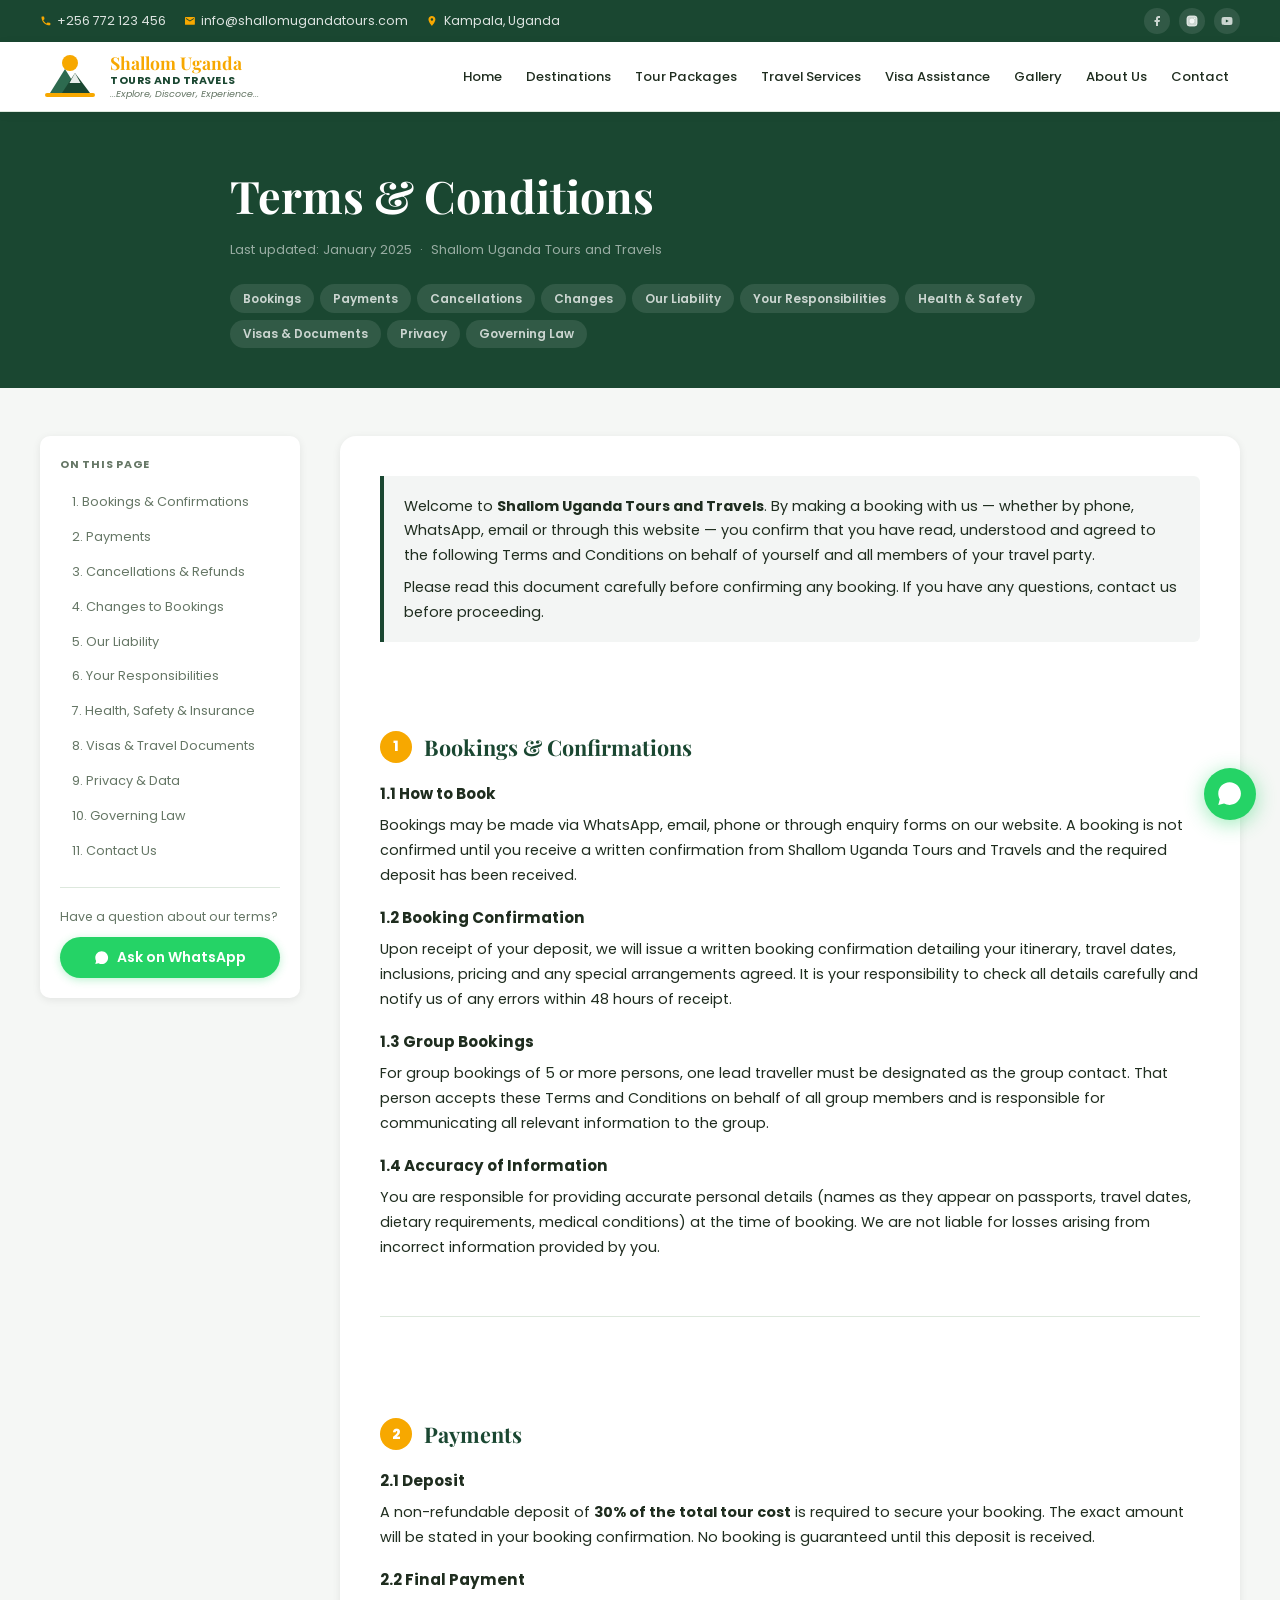
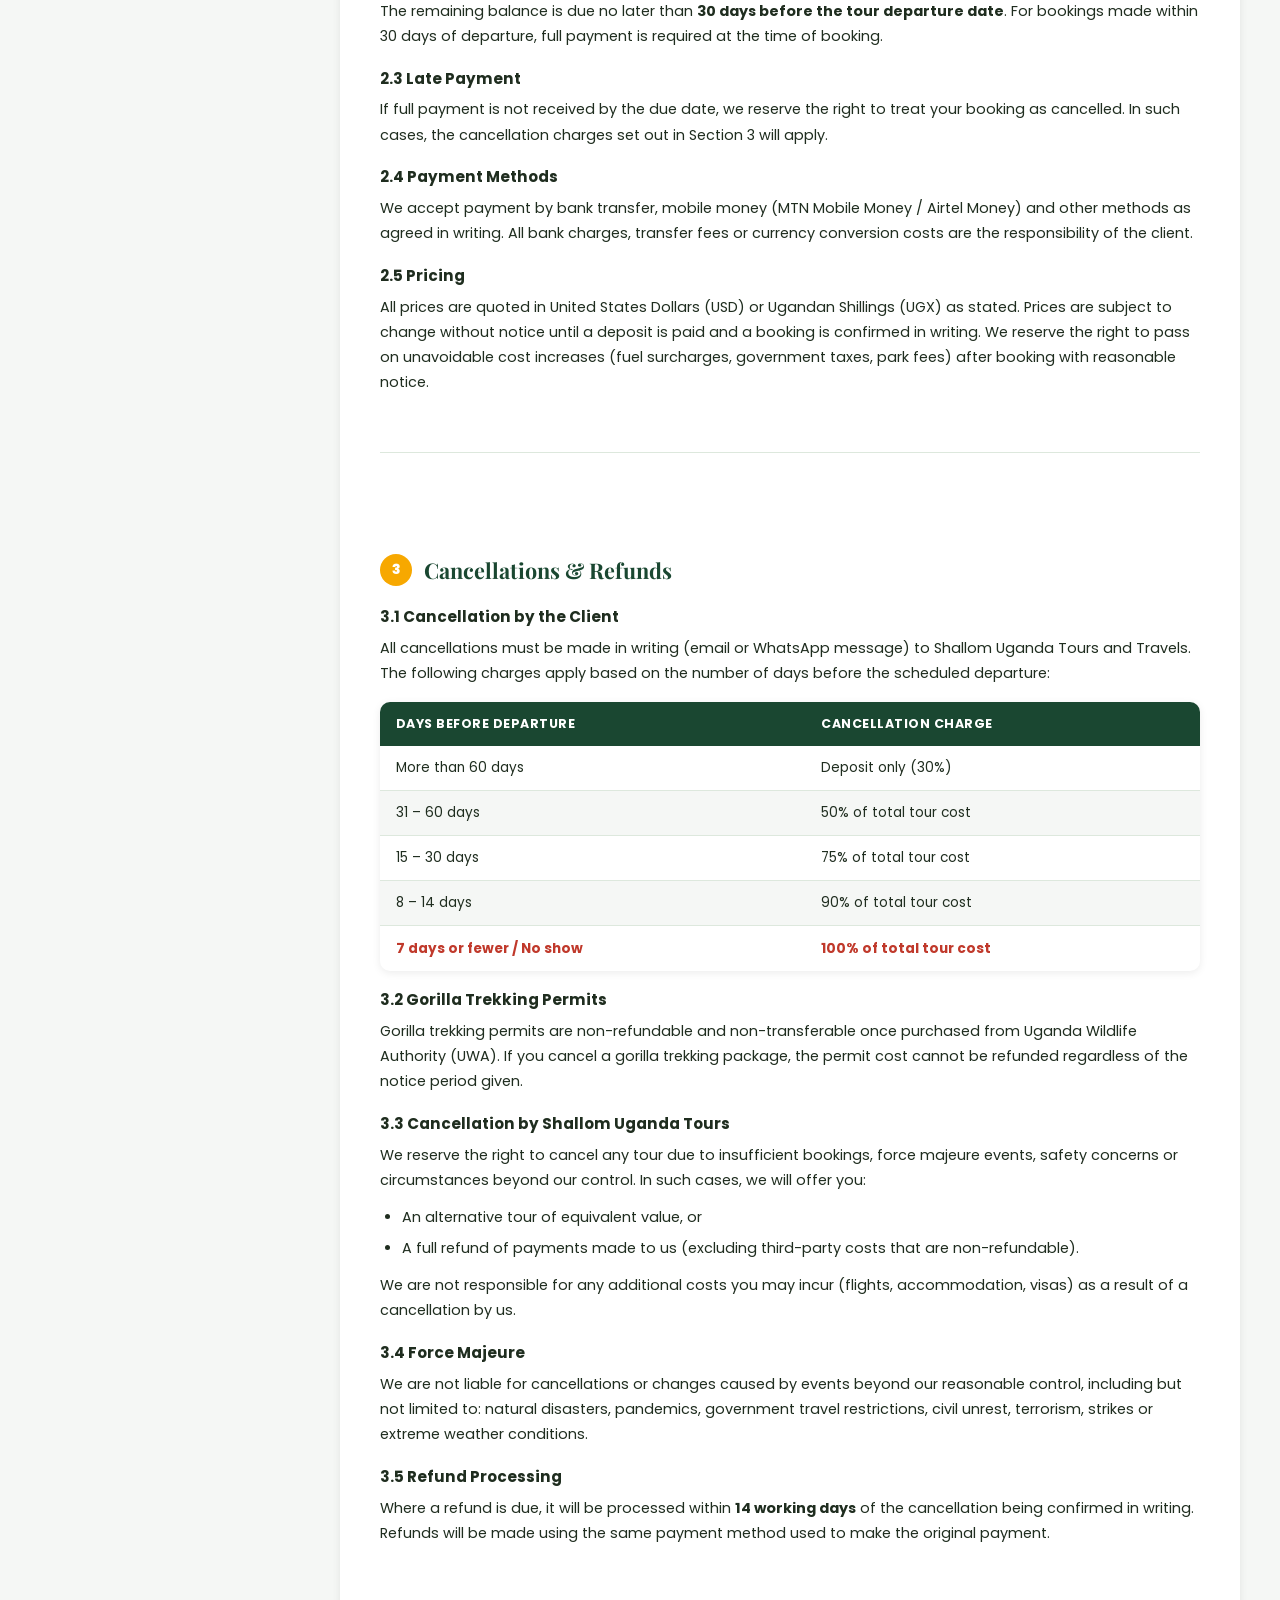
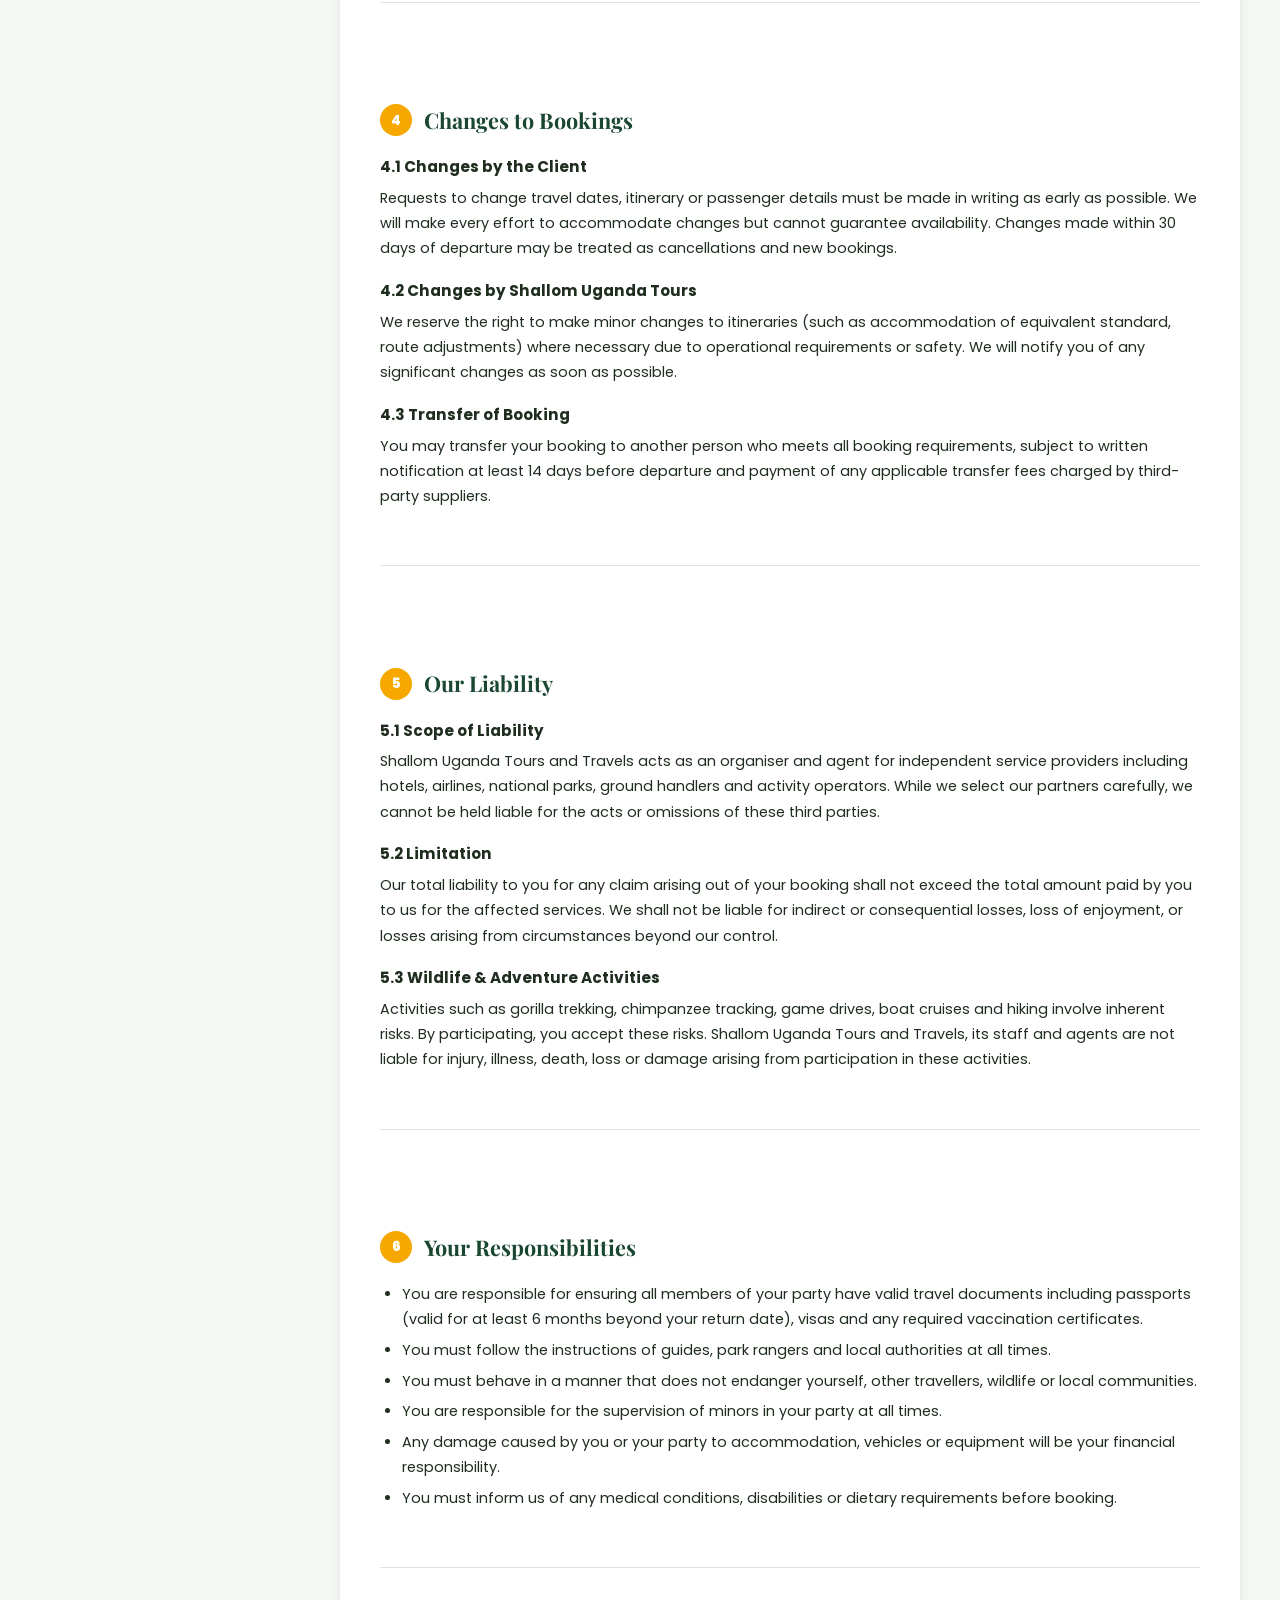
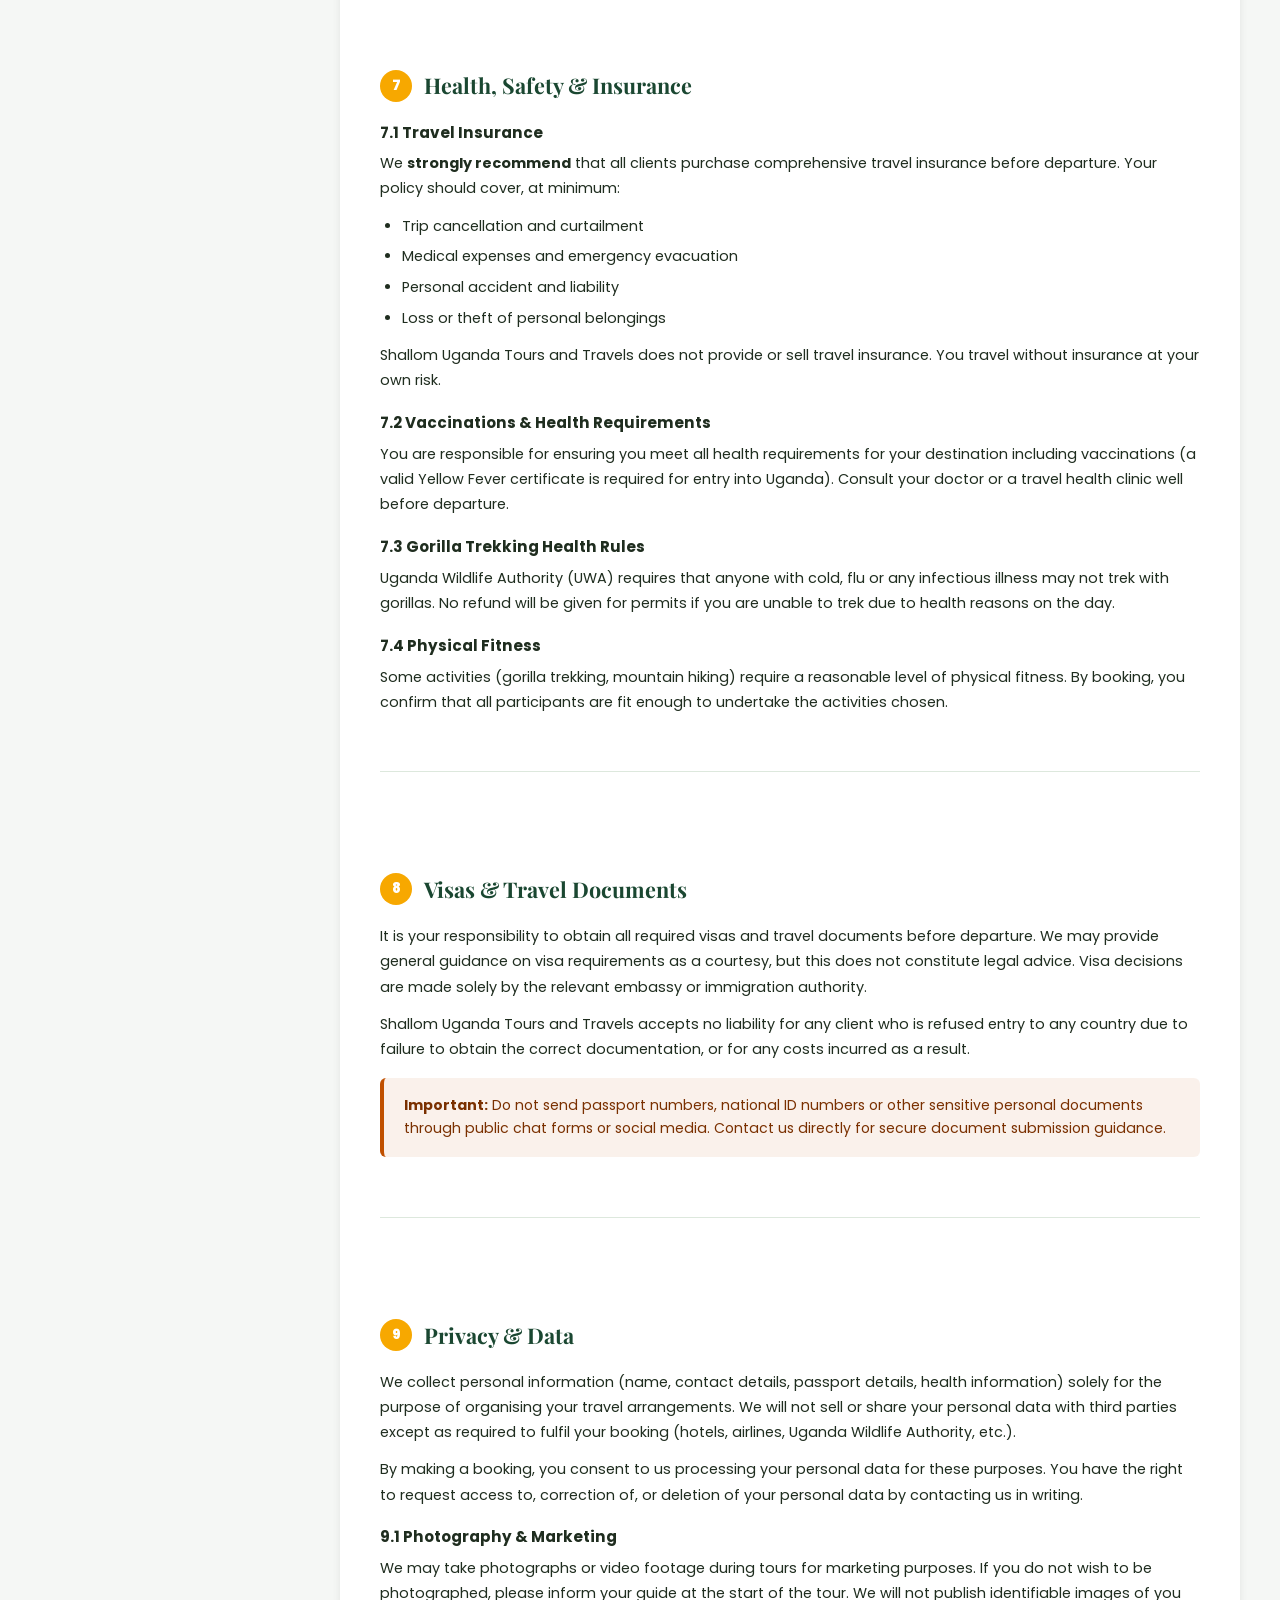
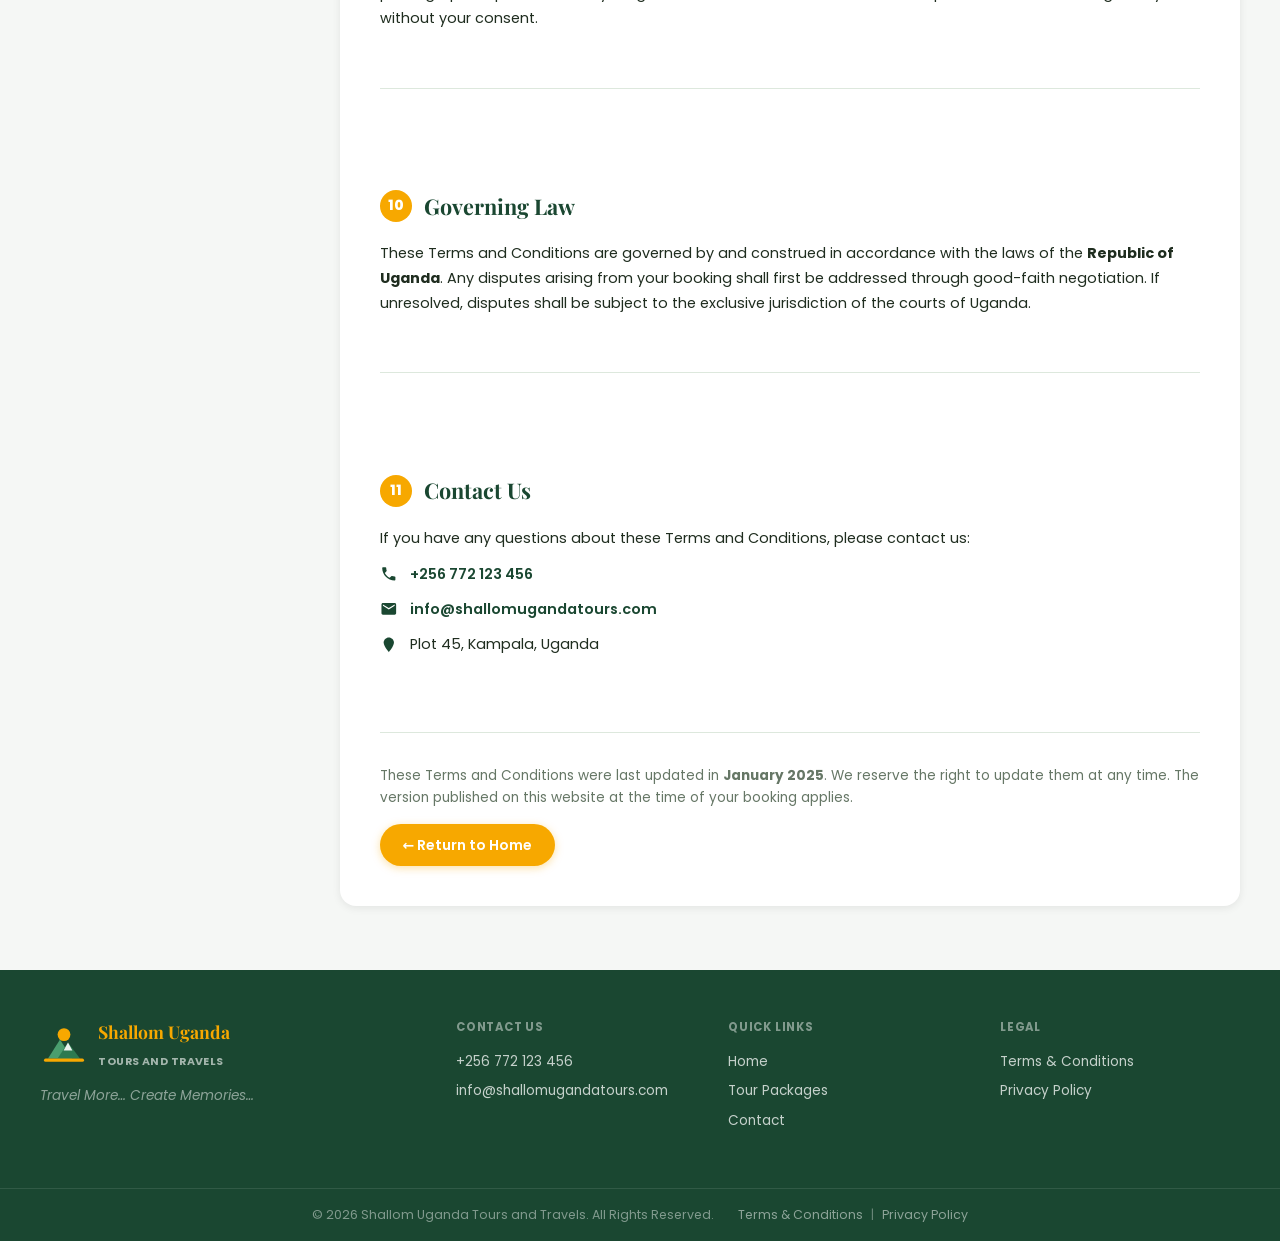
<file: terms.html>
<!DOCTYPE html>
<html lang="en">
<head>
  <meta charset="UTF-8" />
  <meta name="viewport" content="width=device-width, initial-scale=1.0" />
  <meta name="description" content="Terms and Conditions — Shallom Uganda Tours and Travels. Please read our booking terms, payment policy, cancellation rules and liability disclaimer." />
  <link rel="icon" type="image/svg+xml" href="data:image/svg+xml,%3Csvg xmlns='http://www.w3.org/2000/svg' viewBox='0 0 60 50'%3E%3Ccircle cx='30' cy='12' r='8' fill='%23f7a800'/%3E%3Cpolygon points='10,42 25,18 40,42' fill='%232d6a4f'/%3E%3Cpolygon points='22,42 35,22 50,42' fill='%231a4731'/%3E%3Cpolygon points='35,22 40.5,32 29.5,32' fill='%23fff' opacity='.9'/%3E%3Crect x='5' y='42' width='50' height='4' rx='2' fill='%23f7a800'/%3E%3C/svg%3E" />
  <title>Terms &amp; Conditions — Shallom Uganda Tours and Travels</title>
  <link rel="stylesheet" href="css/style.css" />
  <link rel="stylesheet" href="css/legal.css" />
  <link rel="preconnect" href="https://fonts.googleapis.com" />
  <link rel="preconnect" href="https://fonts.gstatic.com" crossorigin />
  <link href="https://fonts.googleapis.com/css2?family=Poppins:wght@400;500;600;700;800&family=Playfair+Display:wght@700&display=swap" rel="stylesheet" />
</head>
<body class="loaded">

  <!-- ============================================================
       TOP BAR
  ============================================================ -->
  <div class="topbar">
    <div class="container topbar__inner">
      <div class="topbar__left">
        <a href="tel:+256772123456" class="topbar__item">
          <svg class="topbar__icon" viewBox="0 0 24 24" aria-hidden="true"><path d="M6.6 10.8c1.4 2.8 3.8 5.1 6.6 6.6l2.2-2.2c.27-.27.67-.36 1.02-.24 1.12.37 2.33.57 3.58.57.55 0 1 .45 1 1V20c0 .55-.45 1-1 1C10.56 21 3 13.44 3 4c0-.55.45-1 1-1h3.5c.55 0 1 .45 1 1 0 1.25.2 2.45.57 3.57.11.35.03.74-.24 1.01L6.6 10.8z"/></svg>
          +256 772 123 456
        </a>
        <a href="mailto:info@shallomugandatours.com" class="topbar__item">
          <svg class="topbar__icon" viewBox="0 0 24 24" aria-hidden="true"><path d="M20 4H4c-1.1 0-2 .9-2 2v12c0 1.1.9 2 2 2h16c1.1 0 2-.9 2-2V6c0-1.1-.9-2-2-2zm0 4l-8 5-8-5V6l8 5 8-5v2z"/></svg>
          info@shallomugandatours.com
        </a>
        <span class="topbar__item">
          <svg class="topbar__icon" viewBox="0 0 24 24" aria-hidden="true"><path d="M12 2C8.13 2 5 5.13 5 9c0 5.25 7 13 7 13s7-7.75 7-13c0-3.87-3.13-7-7-7zm0 9.5c-1.38 0-2.5-1.12-2.5-2.5s1.12-2.5 2.5-2.5 2.5 1.12 2.5 2.5-1.12 2.5-2.5 2.5z"/></svg>
          Kampala, Uganda
        </span>
      </div>
      <div class="topbar__right">
        <a href="https://www.facebook.com/shallomugandatours" class="topbar__social" aria-label="Facebook"><svg viewBox="0 0 24 24" aria-hidden="true"><path d="M18 2h-3a5 5 0 0 0-5 5v3H7v4h3v8h4v-8h3l1-4h-4V7a1 1 0 0 1 1-1h3z"/></svg></a>
        <a href="https://www.instagram.com/shallomugandatours" class="topbar__social" aria-label="Instagram"><svg viewBox="0 0 24 24" aria-hidden="true" fill="none" stroke="currentColor" stroke-width="2"><rect x="2" y="2" width="20" height="20" rx="5"/><circle cx="12" cy="12" r="4"/><circle cx="17.5" cy="6.5" r=".5" fill="currentColor"/></svg></a>
        <a href="https://www.youtube.com/@shallomugandatours" class="topbar__social" aria-label="YouTube"><svg viewBox="0 0 24 24" aria-hidden="true"><path d="M22.54 6.42a2.78 2.78 0 0 0-1.95-1.96C18.88 4 12 4 12 4s-6.88 0-8.59.46a2.78 2.78 0 0 0-1.95 1.96A29 29 0 0 0 1 12a29 29 0 0 0 .46 5.58A2.78 2.78 0 0 0 3.41 19.6C5.12 20 12 20 12 20s6.88 0 8.59-.46a2.78 2.78 0 0 0 1.95-1.95A29 29 0 0 0 23 12a29 29 0 0 0-.46-5.58z"/><polygon points="9.75 15.02 15.5 12 9.75 8.98 9.75 15.02" fill="#1a4731"/></svg></a>
      </div>
    </div>
  </div>

  <!-- ============================================================
       HEADER
  ============================================================ -->
  <header class="header" role="banner">
    <div class="container header__inner">
      <a href="index.html" class="logo" aria-label="Shallom Uganda Tours — home">
        <div class="logo__icon" aria-hidden="true">
          <svg viewBox="0 0 60 50" width="60" height="50">
            <circle cx="30" cy="12" r="8" fill="#f7a800"/>
            <polygon points="10,42 25,18 40,42" fill="#2d6a4f"/>
            <polygon points="22,42 35,22 50,42" fill="#1a4731"/>
            <polygon points="35,22 40.5,32 29.5,32" fill="#fff" opacity=".9"/>
            <rect x="5" y="42" width="50" height="4" rx="2" fill="#f7a800"/>
          </svg>
        </div>
        <div class="logo__text">
          <span class="logo__name">Shallom Uganda</span>
          <span class="logo__sub">Tours and Travels</span>
          <span class="logo__tag">...Explore, Discover, Experience...</span>
        </div>
      </a>
      
      <button class="nav-toggle" id="nav-toggle" aria-label="Toggle navigation" aria-expanded="false" aria-controls="main-nav"><span></span><span></span><span></span></button>
      <nav class="nav" id="main-nav" aria-label="Main navigation"><ul class="nav__list"><li class="nav__item"><a href="index.html" class="nav__link">Home</a></li><li class="nav__item"><a href="destinations.html" class="nav__link">Destinations</a></li><li class="nav__item"><a href="packages.html" class="nav__link">Tour Packages</a></li><li class="nav__item"><a href="services.html" class="nav__link">Travel Services</a></li><li class="nav__item"><a href="visa.html" class="nav__link">Visa Assistance</a></li><li class="nav__item"><a href="gallery.html" class="nav__link">Gallery</a></li><li class="nav__item"><a href="about.html" class="nav__link">About Us</a></li><li class="nav__item"><a href="contact.html" class="nav__link">Contact</a></li></ul></nav>
    </div>
  </header>

  <!-- ============================================================
       HERO BANNER
  ============================================================ -->
  <div class="legal-hero" role="banner">
    <div class="container legal-hero__inner">
      <h1 class="legal-hero__title">Terms &amp; Conditions</h1>
      <p class="legal-hero__meta">Last updated: January 2025 &nbsp;·&nbsp; Shallom Uganda Tours and Travels</p>
      <nav class="legal-toc" aria-label="Table of contents">
        <a href="#s1">Bookings</a>
        <a href="#s2">Payments</a>
        <a href="#s3">Cancellations</a>
        <a href="#s4">Changes</a>
        <a href="#s5">Our Liability</a>
        <a href="#s6">Your Responsibilities</a>
        <a href="#s7">Health &amp; Safety</a>
        <a href="#s8">Visas &amp; Documents</a>
        <a href="#s9">Privacy</a>
        <a href="#s10">Governing Law</a>
      </nav>
    </div>
  </div>

  <!-- ============================================================
       CONTENT
  ============================================================ -->
  <main class="legal-wrap">
    <div class="container legal-layout">

      <!-- Sidebar TOC (desktop) -->
      <aside class="legal-sidebar" aria-label="Quick navigation">
        <div class="legal-sidebar__box">
          <p class="legal-sidebar__heading">On this page</p>
          <nav>
            <a class="legal-sidebar__link" href="#s1">1. Bookings &amp; Confirmations</a>
            <a class="legal-sidebar__link" href="#s2">2. Payments</a>
            <a class="legal-sidebar__link" href="#s3">3. Cancellations &amp; Refunds</a>
            <a class="legal-sidebar__link" href="#s4">4. Changes to Bookings</a>
            <a class="legal-sidebar__link" href="#s5">5. Our Liability</a>
            <a class="legal-sidebar__link" href="#s6">6. Your Responsibilities</a>
            <a class="legal-sidebar__link" href="#s7">7. Health, Safety &amp; Insurance</a>
            <a class="legal-sidebar__link" href="#s8">8. Visas &amp; Travel Documents</a>
            <a class="legal-sidebar__link" href="#s9">9. Privacy &amp; Data</a>
            <a class="legal-sidebar__link" href="#s10">10. Governing Law</a>
            <a class="legal-sidebar__link" href="#s11">11. Contact Us</a>
          </nav>

          <div class="legal-sidebar__cta">
            <p>Have a question about our terms?</p>
            <a href="https://wa.me/256772123456?text=Hello%2C%20I%20have%20a%20question%20about%20your%20terms%20and%20conditions."
               target="_blank" rel="noopener noreferrer" class="btn btn--wa btn--full">
              <svg class="btn__icon" viewBox="0 0 24 24" aria-hidden="true"><path d="M17.472 14.382c-.297-.149-1.758-.867-2.03-.967-.273-.099-.471-.148-.67.15-.197.297-.767.966-.94 1.164-.173.199-.347.223-.644.075-.297-.15-1.255-.463-2.39-1.475-.883-.788-1.48-1.761-1.653-2.059-.173-.297-.018-.458.13-.606.134-.133.298-.347.446-.52.149-.174.198-.298.298-.497.099-.198.05-.371-.025-.52-.075-.149-.669-1.612-.916-2.207-.242-.579-.487-.5-.669-.51-.173-.008-.371-.01-.57-.01-.198 0-.52.074-.792.372-.272.297-1.04 1.016-1.04 2.479 0 1.462 1.065 2.875 1.213 3.074.149.198 2.096 3.2 5.077 4.487.709.306 1.262.489 1.694.625.712.227 1.36.195 1.871.118.571-.085 1.758-.719 2.006-1.413.248-.694.248-1.289.173-1.413-.074-.124-.272-.198-.57-.347z"/><path d="M11.998 2C6.477 2 2 6.477 2 12c0 1.838.493 3.562 1.355 5.055L2 22l5.079-1.33A9.943 9.943 0 0 0 12 22c5.523 0 10-4.477 10-10S17.523 2 11.998 2z"/></svg>
              Ask on WhatsApp
            </a>
          </div>
        </div>
      </aside>

      <!-- Main document -->
      <article class="legal-doc" role="main">

        <div class="legal-intro">
          <p>Welcome to <strong>Shallom Uganda Tours and Travels</strong>. By making a booking with us — whether by phone, WhatsApp, email or through this website — you confirm that you have read, understood and agreed to the following Terms and Conditions on behalf of yourself and all members of your travel party.</p>
          <p>Please read this document carefully before confirming any booking. If you have any questions, contact us before proceeding.</p>
        </div>

        <!-- ---- Section 1 ---- -->
        <section id="s1" class="legal-section">
          <h2 class="legal-section__title">
            <span class="legal-section__num">1</span>
            Bookings &amp; Confirmations
          </h2>
          <h3>1.1 How to Book</h3>
          <p>Bookings may be made via WhatsApp, email, phone or through enquiry forms on our website. A booking is not confirmed until you receive a written confirmation from Shallom Uganda Tours and Travels and the required deposit has been received.</p>

          <h3>1.2 Booking Confirmation</h3>
          <p>Upon receipt of your deposit, we will issue a written booking confirmation detailing your itinerary, travel dates, inclusions, pricing and any special arrangements agreed. It is your responsibility to check all details carefully and notify us of any errors within 48 hours of receipt.</p>

          <h3>1.3 Group Bookings</h3>
          <p>For group bookings of 5 or more persons, one lead traveller must be designated as the group contact. That person accepts these Terms and Conditions on behalf of all group members and is responsible for communicating all relevant information to the group.</p>

          <h3>1.4 Accuracy of Information</h3>
          <p>You are responsible for providing accurate personal details (names as they appear on passports, travel dates, dietary requirements, medical conditions) at the time of booking. We are not liable for losses arising from incorrect information provided by you.</p>
        </section>

        <!-- ---- Section 2 ---- -->
        <section id="s2" class="legal-section">
          <h2 class="legal-section__title">
            <span class="legal-section__num">2</span>
            Payments
          </h2>
          <h3>2.1 Deposit</h3>
          <p>A non-refundable deposit of <strong>30% of the total tour cost</strong> is required to secure your booking. The exact amount will be stated in your booking confirmation. No booking is guaranteed until this deposit is received.</p>

          <h3>2.2 Final Payment</h3>
          <p>The remaining balance is due no later than <strong>30 days before the tour departure date</strong>. For bookings made within 30 days of departure, full payment is required at the time of booking.</p>

          <h3>2.3 Late Payment</h3>
          <p>If full payment is not received by the due date, we reserve the right to treat your booking as cancelled. In such cases, the cancellation charges set out in Section 3 will apply.</p>

          <h3>2.4 Payment Methods</h3>
          <p>We accept payment by bank transfer, mobile money (MTN Mobile Money / Airtel Money) and other methods as agreed in writing. All bank charges, transfer fees or currency conversion costs are the responsibility of the client.</p>

          <h3>2.5 Pricing</h3>
          <p>All prices are quoted in United States Dollars (USD) or Ugandan Shillings (UGX) as stated. Prices are subject to change without notice until a deposit is paid and a booking is confirmed in writing. We reserve the right to pass on unavoidable cost increases (fuel surcharges, government taxes, park fees) after booking with reasonable notice.</p>
        </section>

        <!-- ---- Section 3 ---- -->
        <section id="s3" class="legal-section">
          <h2 class="legal-section__title">
            <span class="legal-section__num">3</span>
            Cancellations &amp; Refunds
          </h2>

          <h3>3.1 Cancellation by the Client</h3>
          <p>All cancellations must be made in writing (email or WhatsApp message) to Shallom Uganda Tours and Travels. The following charges apply based on the number of days before the scheduled departure:</p>

          <div class="legal-table-wrap">
            <table class="legal-table">
              <thead>
                <tr>
                  <th>Days Before Departure</th>
                  <th>Cancellation Charge</th>
                </tr>
              </thead>
              <tbody>
                <tr><td>More than 60 days</td><td>Deposit only (30%)</td></tr>
                <tr><td>31 – 60 days</td><td>50% of total tour cost</td></tr>
                <tr><td>15 – 30 days</td><td>75% of total tour cost</td></tr>
                <tr><td>8 – 14 days</td><td>90% of total tour cost</td></tr>
                <tr><td>7 days or fewer / No show</td><td>100% of total tour cost</td></tr>
              </tbody>
            </table>
          </div>

          <h3>3.2 Gorilla Trekking Permits</h3>
          <p>Gorilla trekking permits are non-refundable and non-transferable once purchased from Uganda Wildlife Authority (UWA). If you cancel a gorilla trekking package, the permit cost cannot be refunded regardless of the notice period given.</p>

          <h3>3.3 Cancellation by Shallom Uganda Tours</h3>
          <p>We reserve the right to cancel any tour due to insufficient bookings, force majeure events, safety concerns or circumstances beyond our control. In such cases, we will offer you:</p>
          <ul>
            <li>An alternative tour of equivalent value, or</li>
            <li>A full refund of payments made to us (excluding third-party costs that are non-refundable).</li>
          </ul>
          <p>We are not responsible for any additional costs you may incur (flights, accommodation, visas) as a result of a cancellation by us.</p>

          <h3>3.4 Force Majeure</h3>
          <p>We are not liable for cancellations or changes caused by events beyond our reasonable control, including but not limited to: natural disasters, pandemics, government travel restrictions, civil unrest, terrorism, strikes or extreme weather conditions.</p>

          <h3>3.5 Refund Processing</h3>
          <p>Where a refund is due, it will be processed within <strong>14 working days</strong> of the cancellation being confirmed in writing. Refunds will be made using the same payment method used to make the original payment.</p>
        </section>

        <!-- ---- Section 4 ---- -->
        <section id="s4" class="legal-section">
          <h2 class="legal-section__title">
            <span class="legal-section__num">4</span>
            Changes to Bookings
          </h2>
          <h3>4.1 Changes by the Client</h3>
          <p>Requests to change travel dates, itinerary or passenger details must be made in writing as early as possible. We will make every effort to accommodate changes but cannot guarantee availability. Changes made within 30 days of departure may be treated as cancellations and new bookings.</p>

          <h3>4.2 Changes by Shallom Uganda Tours</h3>
          <p>We reserve the right to make minor changes to itineraries (such as accommodation of equivalent standard, route adjustments) where necessary due to operational requirements or safety. We will notify you of any significant changes as soon as possible.</p>

          <h3>4.3 Transfer of Booking</h3>
          <p>You may transfer your booking to another person who meets all booking requirements, subject to written notification at least 14 days before departure and payment of any applicable transfer fees charged by third-party suppliers.</p>
        </section>

        <!-- ---- Section 5 ---- -->
        <section id="s5" class="legal-section">
          <h2 class="legal-section__title">
            <span class="legal-section__num">5</span>
            Our Liability
          </h2>
          <h3>5.1 Scope of Liability</h3>
          <p>Shallom Uganda Tours and Travels acts as an organiser and agent for independent service providers including hotels, airlines, national parks, ground handlers and activity operators. While we select our partners carefully, we cannot be held liable for the acts or omissions of these third parties.</p>

          <h3>5.2 Limitation</h3>
          <p>Our total liability to you for any claim arising out of your booking shall not exceed the total amount paid by you to us for the affected services. We shall not be liable for indirect or consequential losses, loss of enjoyment, or losses arising from circumstances beyond our control.</p>

          <h3>5.3 Wildlife &amp; Adventure Activities</h3>
          <p>Activities such as gorilla trekking, chimpanzee tracking, game drives, boat cruises and hiking involve inherent risks. By participating, you accept these risks. Shallom Uganda Tours and Travels, its staff and agents are not liable for injury, illness, death, loss or damage arising from participation in these activities.</p>
        </section>

        <!-- ---- Section 6 ---- -->
        <section id="s6" class="legal-section">
          <h2 class="legal-section__title">
            <span class="legal-section__num">6</span>
            Your Responsibilities
          </h2>
          <ul>
            <li>You are responsible for ensuring all members of your party have valid travel documents including passports (valid for at least 6 months beyond your return date), visas and any required vaccination certificates.</li>
            <li>You must follow the instructions of guides, park rangers and local authorities at all times.</li>
            <li>You must behave in a manner that does not endanger yourself, other travellers, wildlife or local communities.</li>
            <li>You are responsible for the supervision of minors in your party at all times.</li>
            <li>Any damage caused by you or your party to accommodation, vehicles or equipment will be your financial responsibility.</li>
            <li>You must inform us of any medical conditions, disabilities or dietary requirements before booking.</li>
          </ul>
        </section>

        <!-- ---- Section 7 ---- -->
        <section id="s7" class="legal-section">
          <h2 class="legal-section__title">
            <span class="legal-section__num">7</span>
            Health, Safety &amp; Insurance
          </h2>
          <h3>7.1 Travel Insurance</h3>
          <p>We <strong>strongly recommend</strong> that all clients purchase comprehensive travel insurance before departure. Your policy should cover, at minimum:</p>
          <ul>
            <li>Trip cancellation and curtailment</li>
            <li>Medical expenses and emergency evacuation</li>
            <li>Personal accident and liability</li>
            <li>Loss or theft of personal belongings</li>
          </ul>
          <p>Shallom Uganda Tours and Travels does not provide or sell travel insurance. You travel without insurance at your own risk.</p>

          <h3>7.2 Vaccinations &amp; Health Requirements</h3>
          <p>You are responsible for ensuring you meet all health requirements for your destination including vaccinations (a valid Yellow Fever certificate is required for entry into Uganda). Consult your doctor or a travel health clinic well before departure.</p>

          <h3>7.3 Gorilla Trekking Health Rules</h3>
          <p>Uganda Wildlife Authority (UWA) requires that anyone with cold, flu or any infectious illness may not trek with gorillas. No refund will be given for permits if you are unable to trek due to health reasons on the day.</p>

          <h3>7.4 Physical Fitness</h3>
          <p>Some activities (gorilla trekking, mountain hiking) require a reasonable level of physical fitness. By booking, you confirm that all participants are fit enough to undertake the activities chosen.</p>
        </section>

        <!-- ---- Section 8 ---- -->
        <section id="s8" class="legal-section">
          <h2 class="legal-section__title">
            <span class="legal-section__num">8</span>
            Visas &amp; Travel Documents
          </h2>
          <p>It is your responsibility to obtain all required visas and travel documents before departure. We may provide general guidance on visa requirements as a courtesy, but this does not constitute legal advice. Visa decisions are made solely by the relevant embassy or immigration authority.</p>
          <p>Shallom Uganda Tours and Travels accepts no liability for any client who is refused entry to any country due to failure to obtain the correct documentation, or for any costs incurred as a result.</p>

          <div class="legal-callout legal-callout--warning">
            <strong>Important:</strong> Do not send passport numbers, national ID numbers or other sensitive personal documents through public chat forms or social media. Contact us directly for secure document submission guidance.
          </div>
        </section>

        <!-- ---- Section 9 ---- -->
        <section id="s9" class="legal-section">
          <h2 class="legal-section__title">
            <span class="legal-section__num">9</span>
            Privacy &amp; Data
          </h2>
          <p>We collect personal information (name, contact details, passport details, health information) solely for the purpose of organising your travel arrangements. We will not sell or share your personal data with third parties except as required to fulfil your booking (hotels, airlines, Uganda Wildlife Authority, etc.).</p>
          <p>By making a booking, you consent to us processing your personal data for these purposes. You have the right to request access to, correction of, or deletion of your personal data by contacting us in writing.</p>

          <h3>9.1 Photography &amp; Marketing</h3>
          <p>We may take photographs or video footage during tours for marketing purposes. If you do not wish to be photographed, please inform your guide at the start of the tour. We will not publish identifiable images of you without your consent.</p>
        </section>

        <!-- ---- Section 10 ---- -->
        <section id="s10" class="legal-section">
          <h2 class="legal-section__title">
            <span class="legal-section__num">10</span>
            Governing Law
          </h2>
          <p>These Terms and Conditions are governed by and construed in accordance with the laws of the <strong>Republic of Uganda</strong>. Any disputes arising from your booking shall first be addressed through good-faith negotiation. If unresolved, disputes shall be subject to the exclusive jurisdiction of the courts of Uganda.</p>
        </section>

        <!-- ---- Section 11 ---- -->
        <section id="s11" class="legal-section">
          <h2 class="legal-section__title">
            <span class="legal-section__num">11</span>
            Contact Us
          </h2>
          <p>If you have any questions about these Terms and Conditions, please contact us:</p>
          <div class="legal-contact">
            <div class="legal-contact__item">
              <svg viewBox="0 0 24 24" aria-hidden="true"><path d="M6.6 10.8c1.4 2.8 3.8 5.1 6.6 6.6l2.2-2.2c.27-.27.67-.36 1.02-.24 1.12.37 2.33.57 3.58.57.55 0 1 .45 1 1V20c0 .55-.45 1-1 1C10.56 21 3 13.44 3 4c0-.55.45-1 1-1h3.5c.55 0 1 .45 1 1 0 1.25.2 2.45.57 3.57.11.35.03.74-.24 1.01L6.6 10.8z"/></svg>
              <a href="tel:+256772123456">+256 772 123 456</a>
            </div>
            <div class="legal-contact__item">
              <svg viewBox="0 0 24 24" aria-hidden="true"><path d="M20 4H4c-1.1 0-2 .9-2 2v12c0 1.1.9 2 2 2h16c1.1 0 2-.9 2-2V6c0-1.1-.9-2-2-2zm0 4l-8 5-8-5V6l8 5 8-5v2z"/></svg>
              <a href="mailto:info@shallomugandatours.com">info@shallomugandatours.com</a>
            </div>
            <div class="legal-contact__item">
              <svg viewBox="0 0 24 24" aria-hidden="true"><path d="M12 2C8.13 2 5 5.13 5 9c0 5.25 7 13 7 13s7-7.75 7-13c0-3.87-3.13-7-7-7z"/></svg>
              <span>Plot 45, Kampala, Uganda</span>
            </div>
          </div>
        </section>

        <div class="legal-footer-note">
          <p>These Terms and Conditions were last updated in <strong>January 2025</strong>. We reserve the right to update them at any time. The version published on this website at the time of your booking applies.</p>
          <a href="index.html" class="btn btn--book">← Return to Home</a>
        </div>

      </article>
    </div>
  </main>

  <!-- ============================================================
       FOOTER
  ============================================================ -->
  <footer class="footer" role="contentinfo">
    <div class="footer__main">
      <div class="container footer__grid">
        <div class="footer__brand">
          <div class="footer__logo">
            <div class="logo__icon logo__icon--sm" aria-hidden="true">
              <svg viewBox="0 0 60 50" width="48" height="40">
                <circle cx="30" cy="12" r="8" fill="#f7a800"/>
                <polygon points="10,42 25,18 40,42" fill="#4a9e6e"/>
                <polygon points="22,42 35,22 50,42" fill="#2d7a50"/>
                <polygon points="35,22 40.5,32 29.5,32" fill="#fff" opacity=".9"/>
                <rect x="5" y="42" width="50" height="4" rx="2" fill="#f7a800"/>
              </svg>
            </div>
            <div>
              <span class="logo__name">Shallom Uganda</span><br/>
              <span class="logo__sub">Tours and Travels</span>
            </div>
          </div>
          <p class="footer__tagline"><em>Travel More… Create Memories…</em></p>
        </div>
        <div class="footer__col">
          <h4 class="footer__col-title">Contact Us</h4>
          <a href="tel:+256772123456" class="footer__link">+256 772 123 456</a>
          <a href="mailto:info@shallomugandatours.com" class="footer__link">info@shallomugandatours.com</a>
        </div>
        <div class="footer__col">
          <h4 class="footer__col-title">Quick Links</h4>
          <a href="index.html" class="footer__link">Home</a>
          <a href="index.html#packages" class="footer__link">Tour Packages</a>
          <a href="index.html#contact" class="footer__link">Contact</a>
        </div>
        <div class="footer__col">
          <h4 class="footer__col-title">Legal</h4>
          <a href="terms.html" class="footer__link" aria-current="page">Terms &amp; Conditions</a>
          <a href="privacy.html" class="footer__link">Privacy Policy</a>
        </div>
      </div>
    </div>
    <div class="footer__bottom">
      <div class="container footer__bottom-inner">
        <p>&copy; <span id="footer-year"></span> Shallom Uganda Tours and Travels. All Rights Reserved.</p>
        <nav aria-label="Legal">
          <a href="terms.html" class="footer__legal-link" aria-current="page">Terms &amp; Conditions</a>
          <span aria-hidden="true">|</span>
          <a href="privacy.html" class="footer__legal-link">Privacy Policy</a>
        </nav>
      </div>
    </div>
  </footer>

  <!-- Floating WhatsApp -->
  <a href="https://wa.me/256772123456?text=Hello%2C%20I%20have%20a%20question%20about%20your%20terms."
     target="_blank" rel="noopener noreferrer" class="wa-float" aria-label="Chat on WhatsApp">
    <svg viewBox="0 0 24 24" aria-hidden="true"><path d="M17.472 14.382c-.297-.149-1.758-.867-2.03-.967-.273-.099-.471-.148-.67.15-.197.297-.767.966-.94 1.164-.173.199-.347.223-.644.075-.297-.15-1.255-.463-2.39-1.475-.883-.788-1.48-1.761-1.653-2.059-.173-.297-.018-.458.13-.606.134-.133.298-.347.446-.52.149-.174.198-.298.298-.497.099-.198.05-.371-.025-.52-.075-.149-.669-1.612-.916-2.207-.242-.579-.487-.5-.669-.51-.173-.008-.371-.01-.57-.01-.198 0-.52.074-.792.372-.272.297-1.04 1.016-1.04 2.479 0 1.462 1.065 2.875 1.213 3.074.149.198 2.096 3.2 5.077 4.487.709.306 1.262.489 1.694.625.712.227 1.36.195 1.871.118.571-.085 1.758-.719 2.006-1.413.248-.694.248-1.289.173-1.413-.074-.124-.272-.198-.57-.347z"/><path d="M11.998 2C6.477 2 2 6.477 2 12c0 1.838.493 3.562 1.355 5.055L2 22l5.079-1.33A9.943 9.943 0 0 0 12 22c5.523 0 10-4.477 10-10S17.523 2 11.998 2z"/></svg>
    <span class="wa-float__tooltip">Ask a question</span>
  </a>

  <script>
    document.getElementById('footer-year').textContent = new Date().getFullYear();

    // Sidebar scroll spy
    const sections = document.querySelectorAll('.legal-section');
    const sideLinks = document.querySelectorAll('.legal-sidebar__link');
    window.addEventListener('scroll', () => {
      let current = '';
      sections.forEach(s => { if (window.scrollY >= s.offsetTop - 140) current = s.id; });
      sideLinks.forEach(l => {
        l.classList.toggle('active', l.getAttribute('href') === `#${current}`);
      });
    }, { passive: true });
  </script>
</body>
</html>
</file>
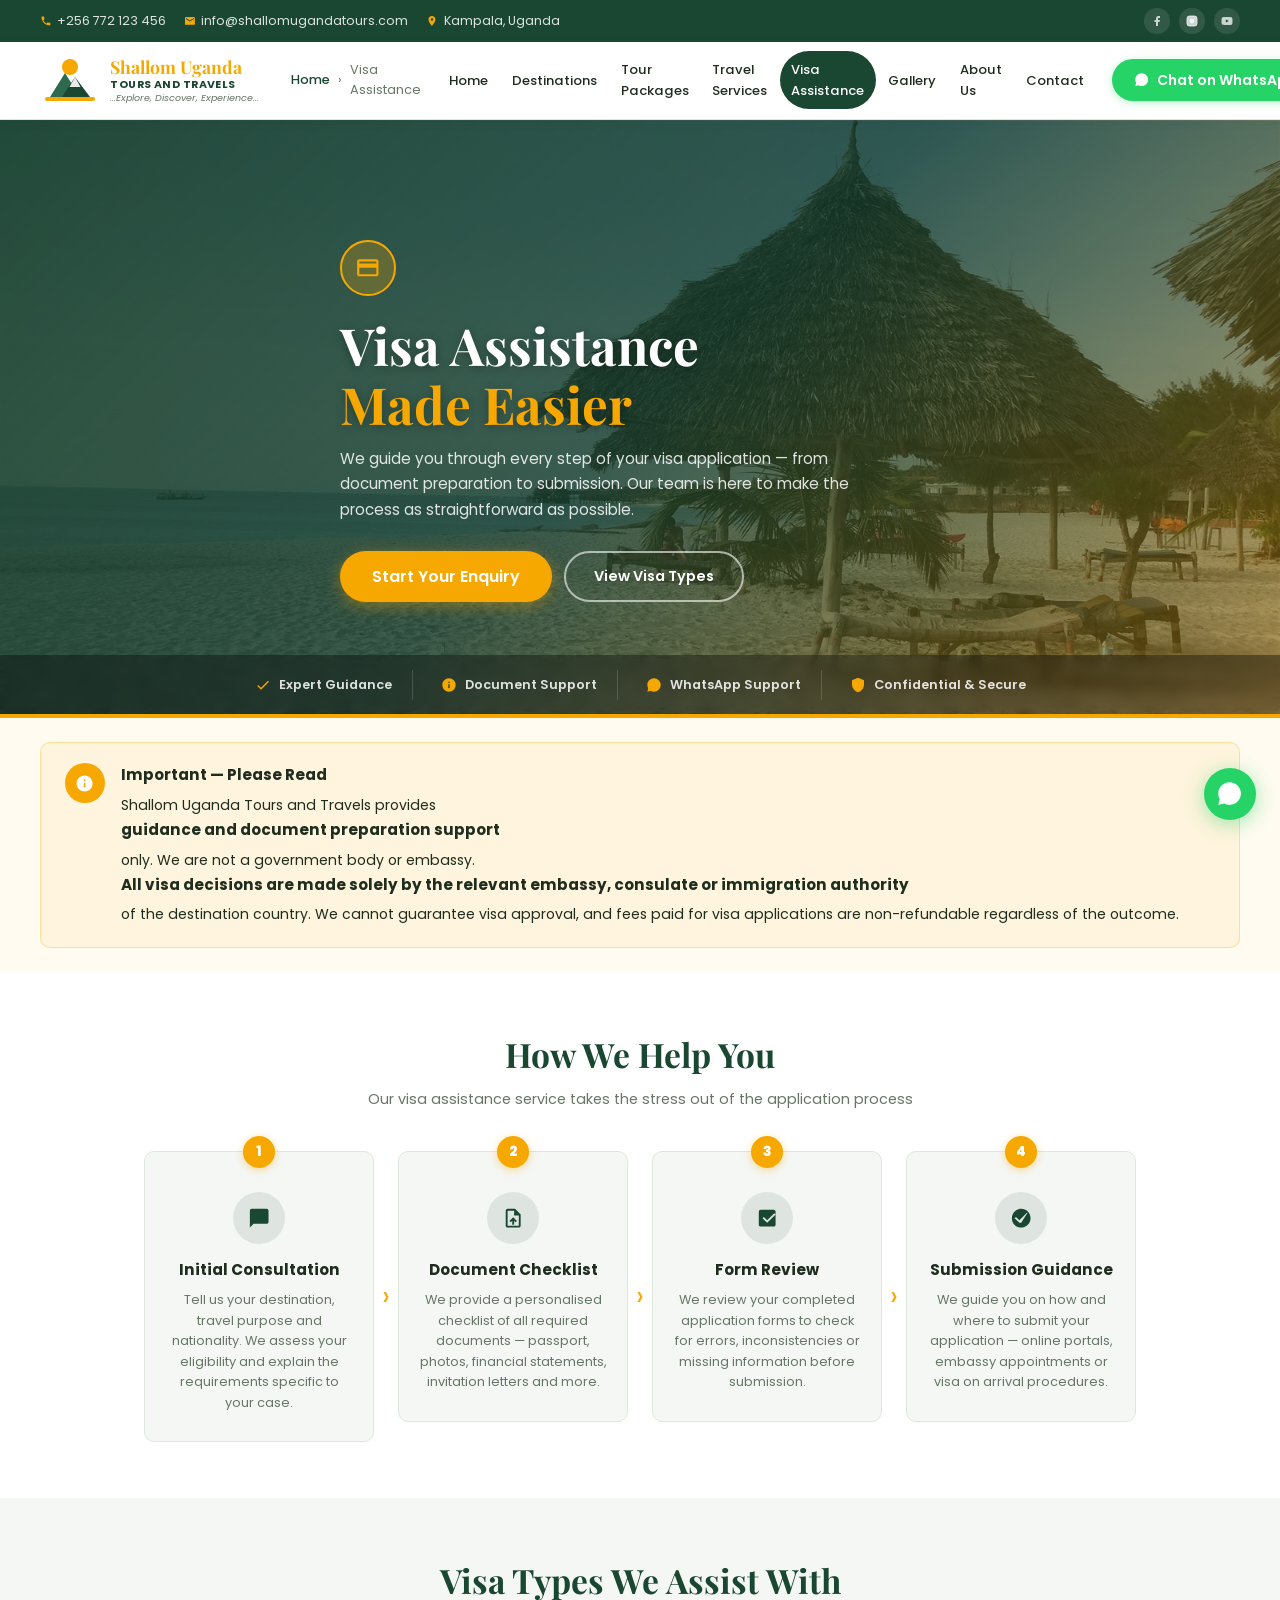
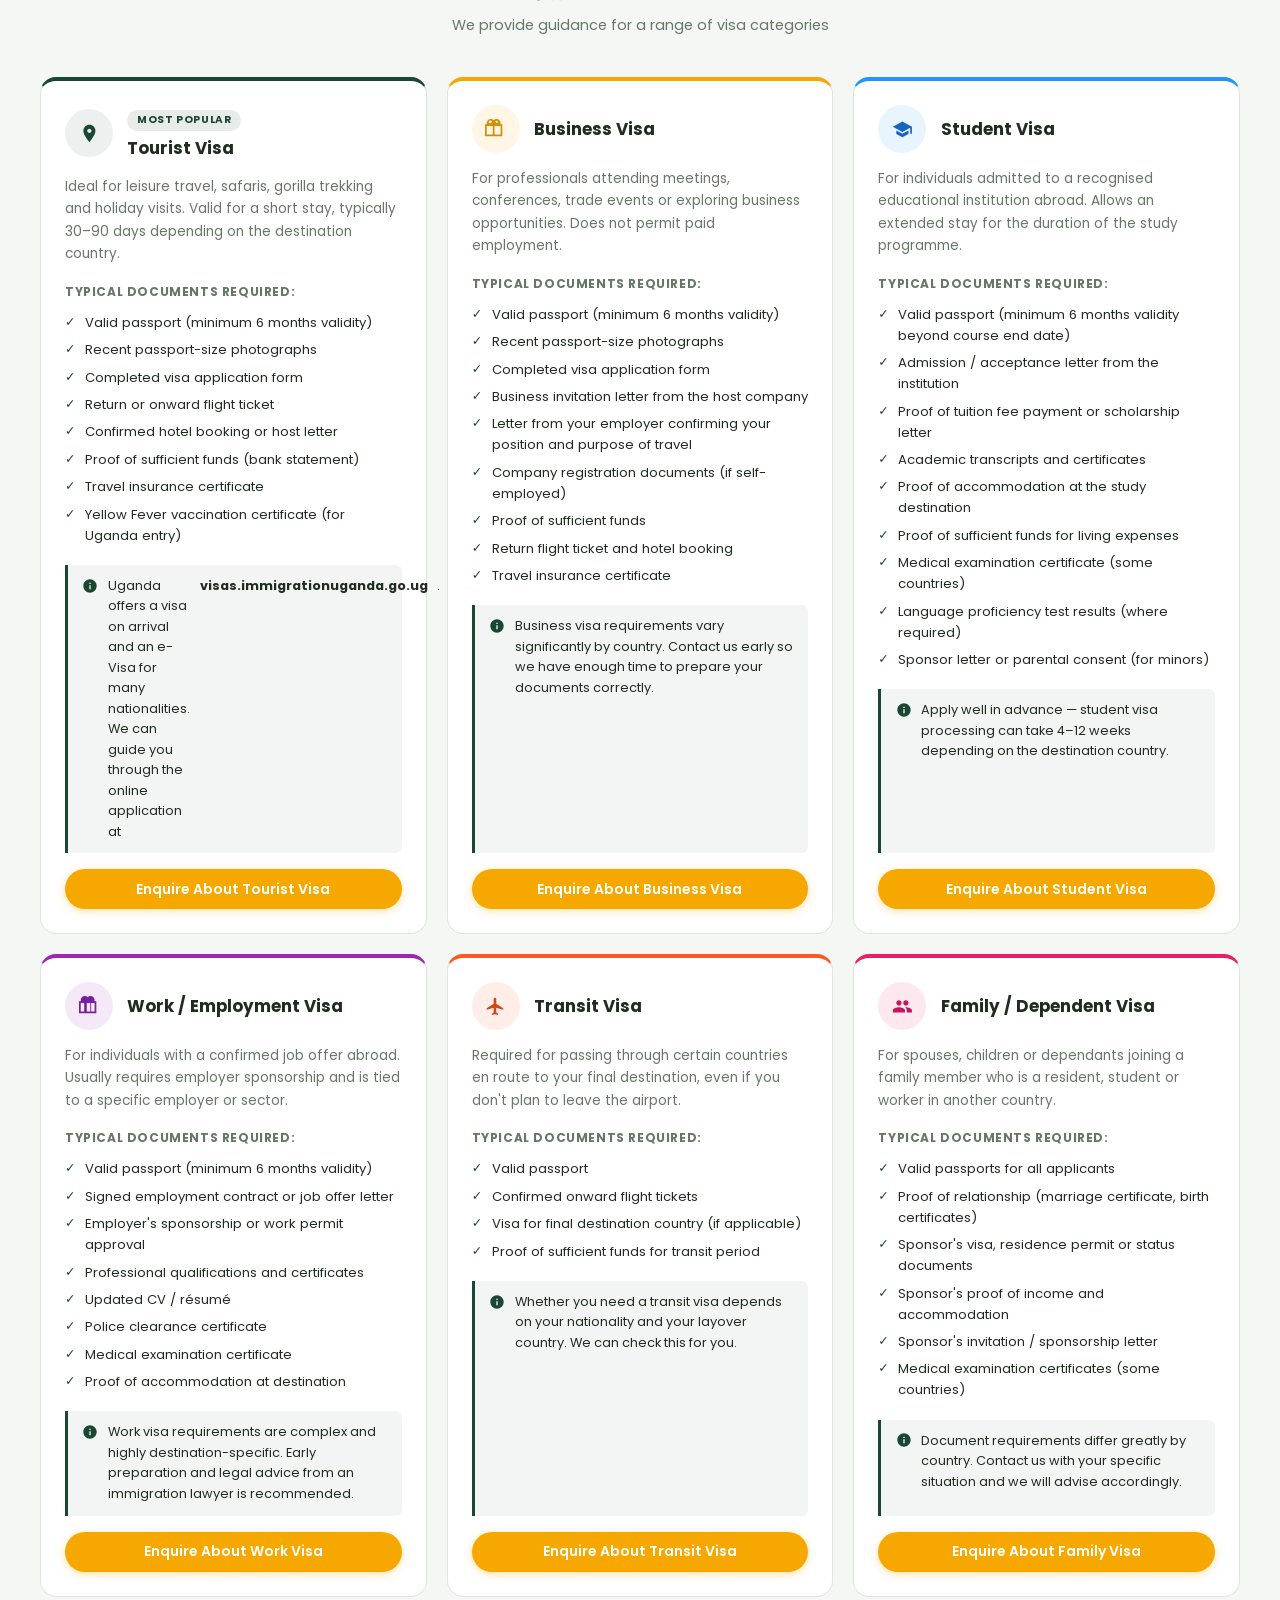
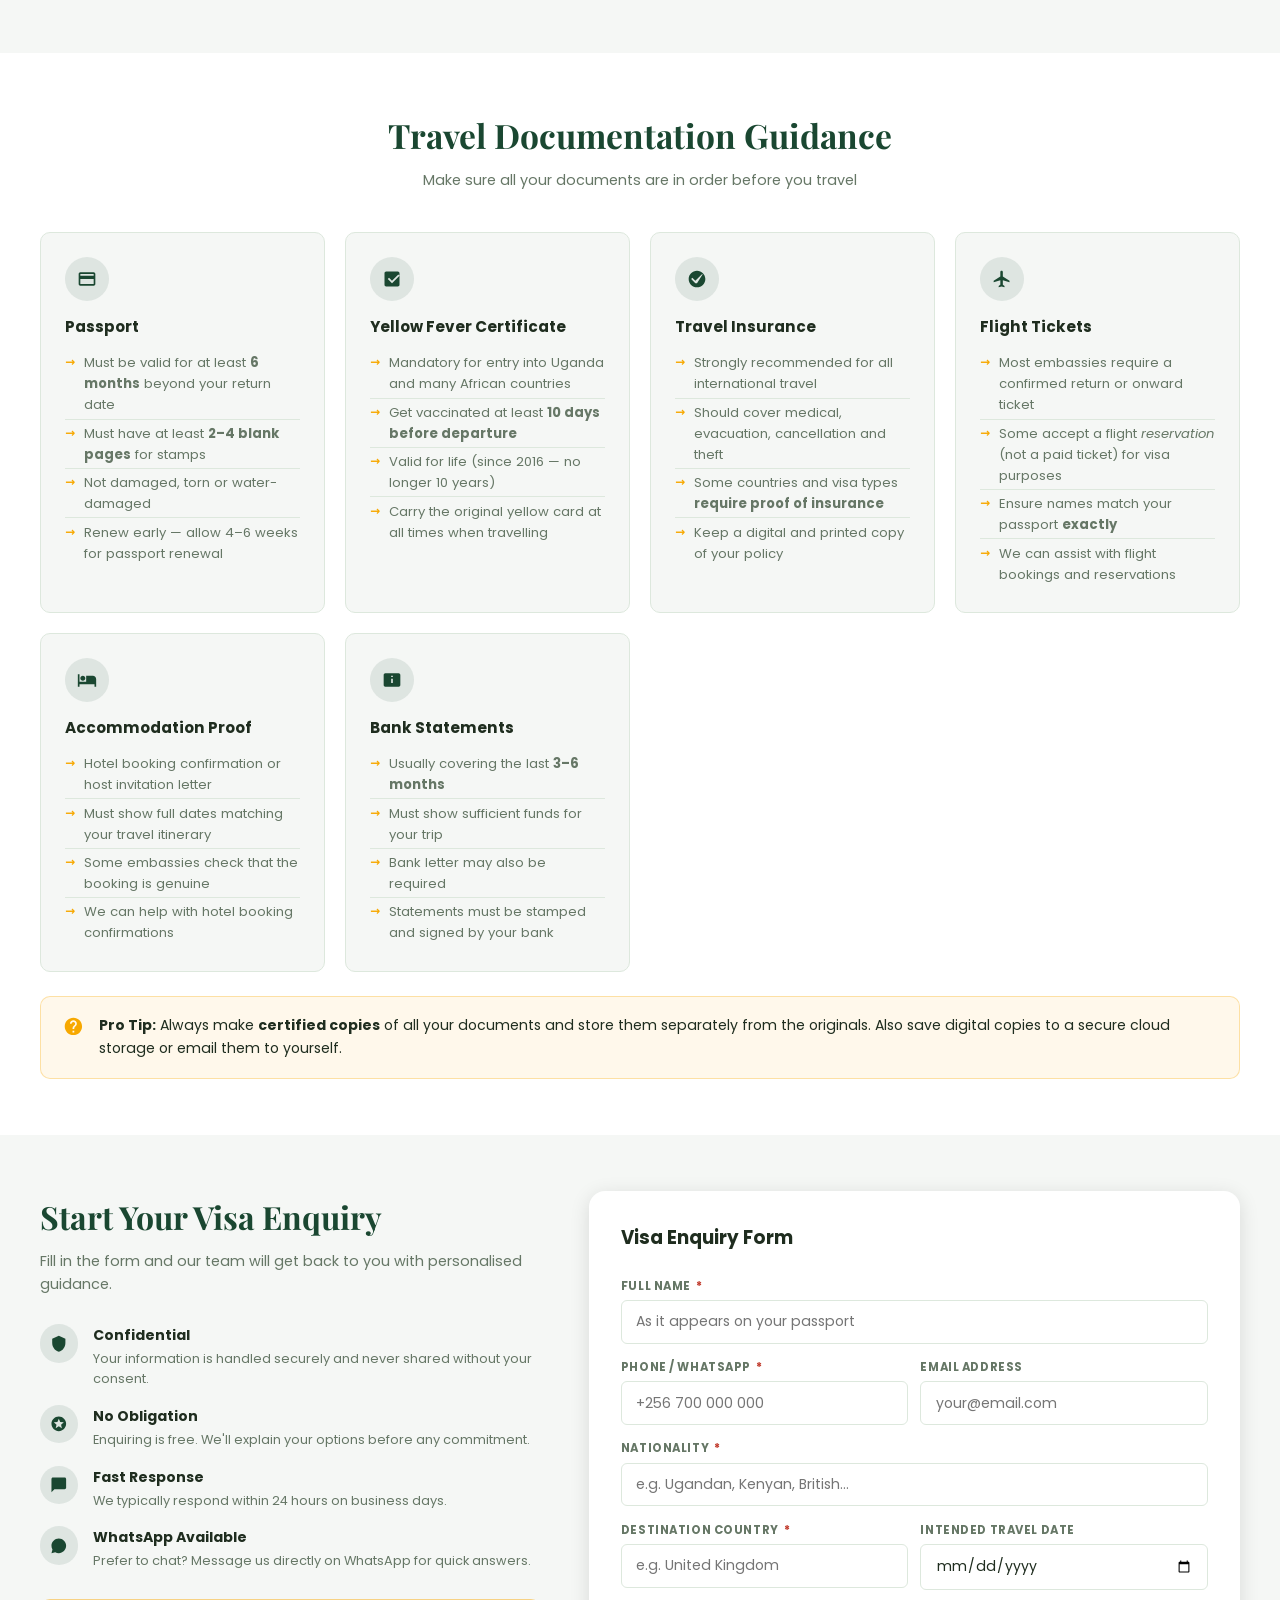
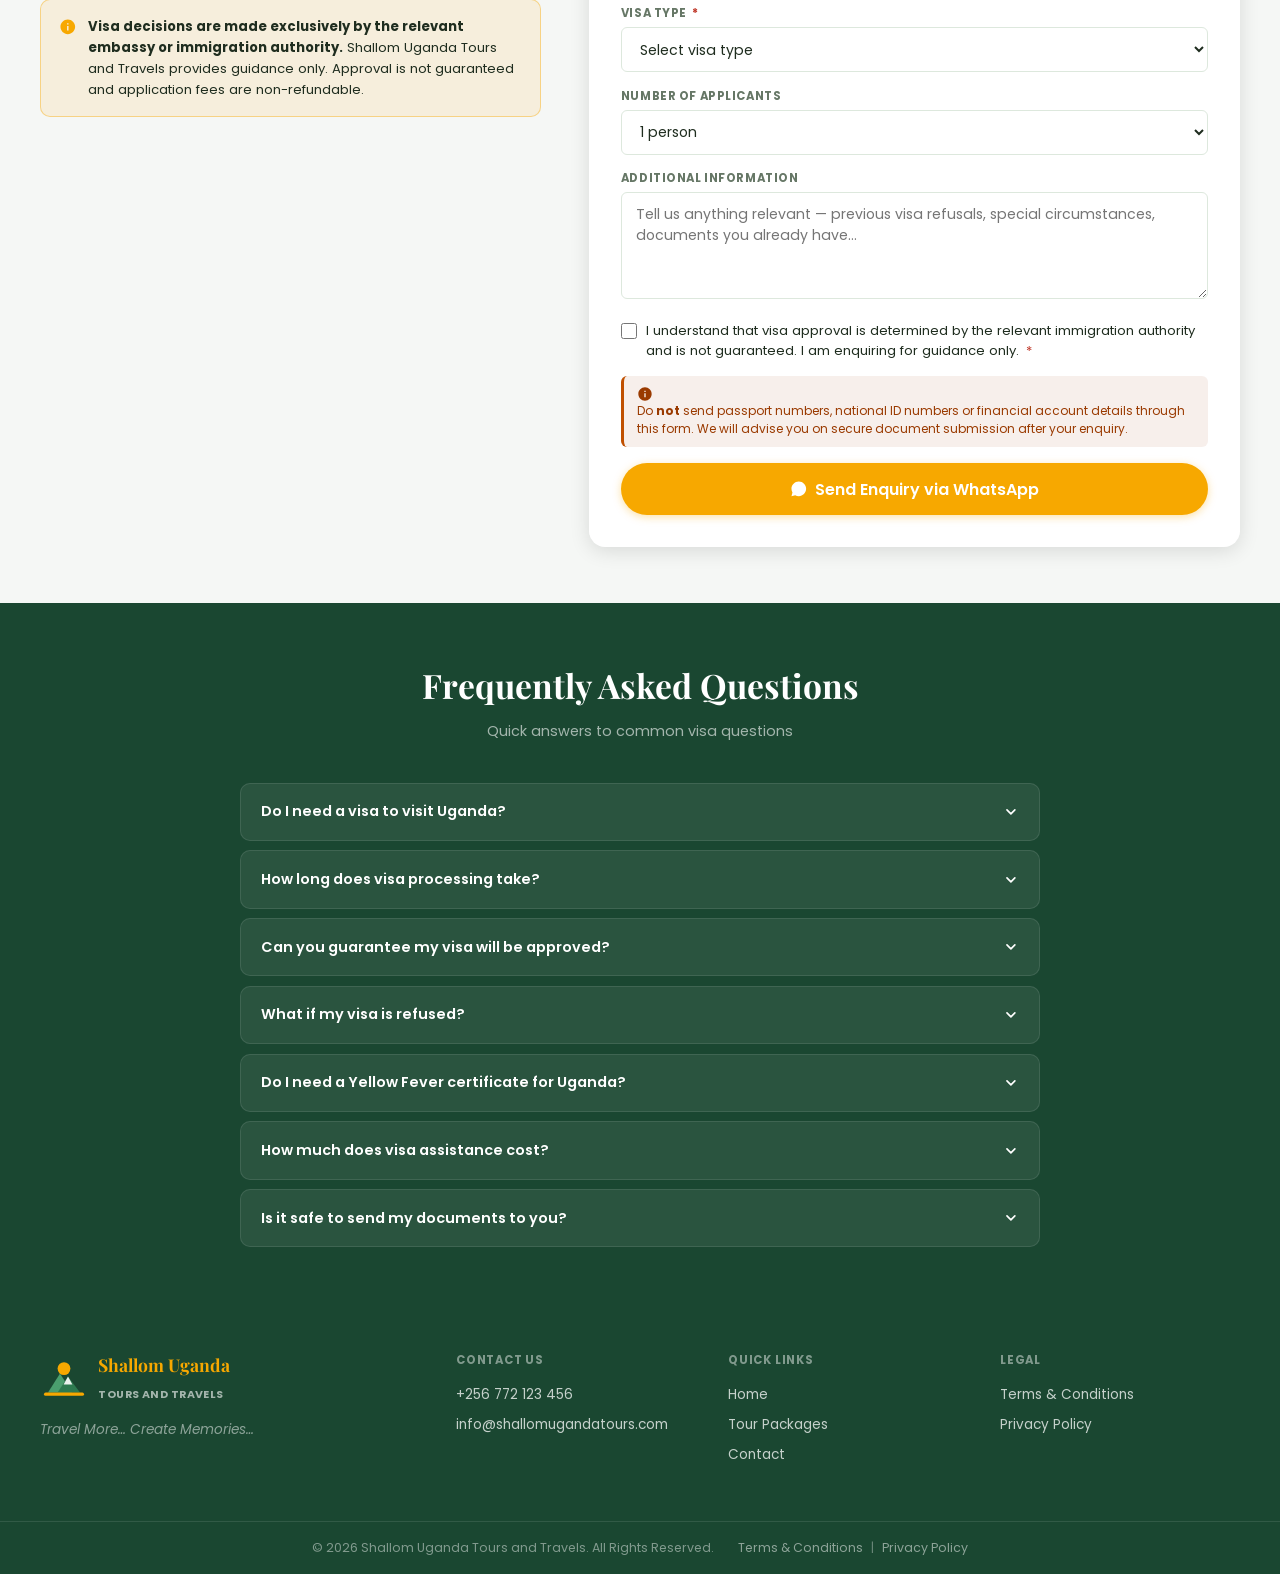
<file: visa.html>
<!DOCTYPE html>
<html lang="en">
<head>
  <meta charset="UTF-8" />
  <meta name="viewport" content="width=device-width, initial-scale=1.0" />
  <meta name="description" content="Visa Assistance — Shallom Uganda Tours and Travels. We guide you through tourist, business and student visa applications. Contact us for expert travel document support." />
  <meta property="og:type" content="website" />
  <meta property="og:title" content="Visa Assistance — Shallom Uganda Tours and Travels" />
  <meta property="og:description" content="We guide you through tourist, business and student visa applications. Contact us for expert travel document support." />
  <link rel="icon" type="image/svg+xml" href="data:image/svg+xml,%3Csvg xmlns='http://www.w3.org/2000/svg' viewBox='0 0 60 50'%3E%3Ccircle cx='30' cy='12' r='8' fill='%23f7a800'/%3E%3Cpolygon points='10,42 25,18 40,42' fill='%232d6a4f'/%3E%3Cpolygon points='22,42 35,22 50,42' fill='%231a4731'/%3E%3Cpolygon points='35,22 40.5,32 29.5,32' fill='%23fff' opacity='.9'/%3E%3Crect x='5' y='42' width='50' height='4' rx='2' fill='%23f7a800'/%3E%3C/svg%3E" />
  <title>Visa Assistance — Shallom Uganda Tours and Travels</title>
  <link rel="stylesheet" href="css/style.css" />
  <link rel="stylesheet" href="css/legal.css" />
  <link rel="stylesheet" href="css/visa.css" />
  <link rel="preconnect" href="https://fonts.googleapis.com" />
  <link rel="preconnect" href="https://fonts.gstatic.com" crossorigin />
  <link href="https://fonts.googleapis.com/css2?family=Poppins:wght@400;500;600;700;800&family=Playfair+Display:wght@700&display=swap" rel="stylesheet" />
</head>
<body class="loaded">

  <!-- TOP BAR -->
  <div class="topbar">
    <div class="container topbar__inner">
      <div class="topbar__left">
        <a href="tel:+256772123456" class="topbar__item">
          <svg class="topbar__icon" viewBox="0 0 24 24" aria-hidden="true"><path d="M6.6 10.8c1.4 2.8 3.8 5.1 6.6 6.6l2.2-2.2c.27-.27.67-.36 1.02-.24 1.12.37 2.33.57 3.58.57.55 0 1 .45 1 1V20c0 .55-.45 1-1 1C10.56 21 3 13.44 3 4c0-.55.45-1 1-1h3.5c.55 0 1 .45 1 1 0 1.25.2 2.45.57 3.57.11.35.03.74-.24 1.01L6.6 10.8z"/></svg>
          +256 772 123 456
        </a>
        <a href="mailto:info@shallomugandatours.com" class="topbar__item">
          <svg class="topbar__icon" viewBox="0 0 24 24" aria-hidden="true"><path d="M20 4H4c-1.1 0-2 .9-2 2v12c0 1.1.9 2 2 2h16c1.1 0 2-.9 2-2V6c0-1.1-.9-2-2-2zm0 4l-8 5-8-5V6l8 5 8-5v2z"/></svg>
          info@shallomugandatours.com
        </a>
        <span class="topbar__item">
          <svg class="topbar__icon" viewBox="0 0 24 24" aria-hidden="true"><path d="M12 2C8.13 2 5 5.13 5 9c0 5.25 7 13 7 13s7-7.75 7-13c0-3.87-3.13-7-7-7zm0 9.5c-1.38 0-2.5-1.12-2.5-2.5s1.12-2.5 2.5-2.5 2.5 1.12 2.5 2.5-1.12 2.5-2.5 2.5z"/></svg>
          Kampala, Uganda
        </span>
      </div>
      <div class="topbar__right">
        <a href="https://www.facebook.com/shallomugandatours" class="topbar__social" aria-label="Facebook"><svg viewBox="0 0 24 24" aria-hidden="true"><path d="M18 2h-3a5 5 0 0 0-5 5v3H7v4h3v8h4v-8h3l1-4h-4V7a1 1 0 0 1 1-1h3z"/></svg></a>
        <a href="https://www.instagram.com/shallomugandatours" class="topbar__social" aria-label="Instagram"><svg viewBox="0 0 24 24" aria-hidden="true" fill="none" stroke="currentColor" stroke-width="2"><rect x="2" y="2" width="20" height="20" rx="5"/><circle cx="12" cy="12" r="4"/><circle cx="17.5" cy="6.5" r=".5" fill="currentColor"/></svg></a>
        <a href="https://www.youtube.com/@shallomugandatours" class="topbar__social" aria-label="YouTube"><svg viewBox="0 0 24 24" aria-hidden="true"><path d="M22.54 6.42a2.78 2.78 0 0 0-1.95-1.96C18.88 4 12 4 12 4s-6.88 0-8.59.46a2.78 2.78 0 0 0-1.95 1.96A29 29 0 0 0 1 12a29 29 0 0 0 .46 5.58A2.78 2.78 0 0 0 3.41 19.6C5.12 20 12 20 12 20s6.88 0 8.59-.46a2.78 2.78 0 0 0 1.95-1.95A29 29 0 0 0 23 12a29 29 0 0 0-.46-5.58z"/><polygon points="9.75 15.02 15.5 12 9.75 8.98 9.75 15.02" fill="#1a4731"/></svg></a>
      </div>
    </div>
  </div>

  <!-- HEADER -->
  <header class="header" role="banner">
    <div class="container header__inner">
      <a href="index.html" class="logo" aria-label="Shallom Uganda Tours — home">
        <div class="logo__icon" aria-hidden="true">
          <svg viewBox="0 0 60 50" width="60" height="50">
            <circle cx="30" cy="12" r="8" fill="#f7a800"/>
            <polygon points="10,42 25,18 40,42" fill="#2d6a4f"/>
            <polygon points="22,42 35,22 50,42" fill="#1a4731"/>
            <polygon points="35,22 40.5,32 29.5,32" fill="#fff" opacity=".9"/>
            <rect x="5" y="42" width="50" height="4" rx="2" fill="#f7a800"/>
          </svg>
        </div>
        <div class="logo__text">
          <span class="logo__name">Shallom Uganda</span>
          <span class="logo__sub">Tours and Travels</span>
          <span class="logo__tag">...Explore, Discover, Experience...</span>
        </div>
      </a>
      <nav class="visa-breadcrumb" aria-label="Breadcrumb">
        <a href="index.html">Home</a>
        <span aria-hidden="true">›</span>
        <span aria-current="page">Visa Assistance</span>
      </nav>
            <button class="nav-toggle" id="nav-toggle" aria-label="Toggle navigation" aria-expanded="false" aria-controls="main-nav"><span></span><span></span><span></span></button>
      <nav class="nav" id="main-nav" aria-label="Main navigation">
        <ul class="nav__list">
          <li class="nav__item"><a href="index.html" class="nav__link">Home</a></li>
          <li class="nav__item"><a href="destinations.html" class="nav__link">Destinations</a></li>
          <li class="nav__item"><a href="packages.html" class="nav__link">Tour Packages</a></li>
          <li class="nav__item"><a href="services.html" class="nav__link">Travel Services</a></li>
          <li class="nav__item nav__item--active"><a href="visa.html" class="nav__link">Visa Assistance</a></li>
          <li class="nav__item"><a href="gallery.html" class="nav__link">Gallery</a></li>
          <li class="nav__item"><a href="about.html" class="nav__link">About Us</a></li>
          <li class="nav__item"><a href="contact.html" class="nav__link">Contact</a></li>
        </ul>
      </nav>
      <div class="header__cta">
        <a href="https://wa.me/256772123456?text=Hello%2C%20I%20need%20visa%20assistance." target="_blank" rel="noopener noreferrer" class="btn btn--wa">
          <svg class="btn__icon" viewBox="0 0 24 24" aria-hidden="true"><path d="M17.472 14.382c-.297-.149-1.758-.867-2.03-.967-.273-.099-.471-.148-.67.15-.197.297-.767.966-.94 1.164-.173.199-.347.223-.644.075-.297-.15-1.255-.463-2.39-1.475-.883-.788-1.48-1.761-1.653-2.059-.173-.297-.018-.458.13-.606.134-.133.298-.347.446-.52.149-.174.198-.298.298-.497.099-.198.05-.371-.025-.52-.075-.149-.669-1.612-.916-2.207-.242-.579-.487-.5-.669-.51-.173-.008-.371-.01-.57-.01-.198 0-.52.074-.792.372-.272.297-1.04 1.016-1.04 2.479 0 1.462 1.065 2.875 1.213 3.074.149.198 2.096 3.2 5.077 4.487.709.306 1.262.489 1.694.625.712.227 1.36.195 1.871.118.571-.085 1.758-.719 2.006-1.413.248-.694.248-1.289.173-1.413-.074-.124-.272-.198-.57-.347z"/><path d="M11.998 2C6.477 2 2 6.477 2 12c0 1.838.493 3.562 1.355 5.055L2 22l5.079-1.33A9.943 9.943 0 0 0 12 22c5.523 0 10-4.477 10-10S17.523 2 11.998 2z"/></svg>
          Chat on WhatsApp
        </a>
        <a href="index.html" class="btn btn--book">← Back to Home</a>
      </div>
    </div>
  </header>

  <main>

    <!-- ============================================================
         HERO
    ============================================================ -->
    <section class="visa-hero" aria-labelledby="visa-hero-title">
      <div class="visa-hero__bg" aria-hidden="true"></div>
      <div class="visa-hero__overlay" aria-hidden="true"></div>
      <div class="container visa-hero__content">
        <div class="visa-hero__badge" aria-hidden="true">
          <svg viewBox="0 0 24 24"><path d="M20 4H4c-1.11 0-2 .89-2 2v12c0 1.11.89 2 2 2h16c1.11 0 2-.89 2-2V6c0-1.11-.89-2-2-2zm0 14H4v-6h16v6zm0-10H4V6h16v2z"/></svg>
        </div>
        <h1 id="visa-hero-title" class="visa-hero__title">Visa Assistance<br/><span>Made Easier</span></h1>
        <p class="visa-hero__sub">We guide you through every step of your visa application — from document preparation to submission. Our team is here to make the process as straightforward as possible.</p>
        <div class="visa-hero__actions">
          <a href="#enquiry-form" class="btn btn--hero">Start Your Enquiry</a>
          <a href="#visa-types" class="btn btn--outline-white">View Visa Types</a>
        </div>
      </div>

      <!-- Stat strip inside hero -->
      <div class="visa-hero__stats" aria-label="Our visa service highlights">
        <div class="container visa-hero__stats-inner">
          <div class="visa-stat">
            <svg viewBox="0 0 24 24" aria-hidden="true"><path d="M9 16.17L4.83 12l-1.42 1.41L9 19 21 7l-1.41-1.41z"/></svg>
            <span>Expert Guidance</span>
          </div>
          <div class="visa-stat">
            <svg viewBox="0 0 24 24" aria-hidden="true"><path d="M12 2C6.48 2 2 6.48 2 12s4.48 10 10 10 10-4.48 10-10S17.52 2 12 2zm1 15h-2v-6h2v6zm0-8h-2V7h2v2z"/></svg>
            <span>Document Support</span>
          </div>
          <div class="visa-stat">
            <svg viewBox="0 0 24 24" aria-hidden="true"><path d="M17.472 14.382c-.297-.149-1.758-.867-2.03-.967-.273-.099-.471-.148-.67.15c-.197.297-.767.966-.94 1.164c-.173.199-.347.223-.644.075c-.297-.15-1.255-.463-2.39-1.475c-.883-.788-1.48-1.761-1.653-2.059c-.173-.297-.018-.458.13-.606c.134-.133.298-.347.446-.52c.149-.174.198-.298.298-.497c.099-.198.05-.371-.025-.52c-.075-.149-.669-1.612-.916-2.207c-.242-.579-.487-.5-.669-.51c-.173-.008-.371-.01-.57-.01c-.198 0-.52.074-.792.372c-.272.297-1.04 1.016-1.04 2.479c0 1.462 1.065 2.875 1.213 3.074c.149.198 2.096 3.2 5.077 4.487c.709.306 1.262.489 1.694.625c.712.227 1.36.195 1.871.118c.571-.085 1.758-.719 2.006-1.413c.248-.694.248-1.289.173-1.413c-.074-.124-.272-.198-.57-.347z"/><path d="M11.998 2C6.477 2 2 6.477 2 12c0 1.838.493 3.562 1.355 5.055L2 22l5.079-1.33A9.943 9.943 0 0 0 12 22c5.523 0 10-4.477 10-10S17.523 2 11.998 2z"/></svg>
            <span>WhatsApp Support</span>
          </div>
          <div class="visa-stat">
            <svg viewBox="0 0 24 24" aria-hidden="true"><path d="M12 1L3 5v6c0 5.55 3.84 10.74 9 12 5.16-1.26 9-6.45 9-12V5l-9-4z"/></svg>
            <span>Confidential &amp; Secure</span>
          </div>
        </div>
      </div>
    </section>

    <!-- ============================================================
         IMPORTANT NOTICE
    ============================================================ -->
    <section class="visa-notice" aria-label="Important notice">
      <div class="container">
        <div class="visa-notice__box">
          <div class="visa-notice__icon" aria-hidden="true">
            <svg viewBox="0 0 24 24"><path d="M12 2C6.48 2 2 6.48 2 12s4.48 10 10 10 10-4.48 10-10S17.52 2 12 2zm1 15h-2v-6h2v6zm0-8h-2V7h2v2z"/></svg>
          </div>
          <div class="visa-notice__text">
            <strong>Important — Please Read</strong>
            <p>Shallom Uganda Tours and Travels provides <strong>guidance and document preparation support</strong> only. We are not a government body or embassy. <strong>All visa decisions are made solely by the relevant embassy, consulate or immigration authority</strong> of the destination country. We cannot guarantee visa approval, and fees paid for visa applications are non-refundable regardless of the outcome.</p>
          </div>
        </div>
      </div>
    </section>

    <!-- ============================================================
         HOW WE HELP
    ============================================================ -->
    <section class="visa-how" aria-labelledby="how-title">
      <div class="container">
        <div class="visa-section-head">
          <h2 id="how-title" class="visa-section-head__title">How We Help You</h2>
          <p class="visa-section-head__sub">Our visa assistance service takes the stress out of the application process</p>
        </div>

        <div class="visa-steps">
          <div class="visa-step">
            <div class="visa-step__num" aria-hidden="true">1</div>
            <div class="visa-step__icon" aria-hidden="true">
              <svg viewBox="0 0 24 24"><path d="M20 2H4c-1.1 0-2 .9-2 2v18l4-4h14c1.1 0 2-.9 2-2V4c0-1.1-.9-2-2-2z"/></svg>
            </div>
            <h3>Initial Consultation</h3>
            <p>Tell us your destination, travel purpose and nationality. We assess your eligibility and explain the requirements specific to your case.</p>
          </div>
          <div class="visa-step__arrow" aria-hidden="true">›</div>
          <div class="visa-step">
            <div class="visa-step__num" aria-hidden="true">2</div>
            <div class="visa-step__icon" aria-hidden="true">
              <svg viewBox="0 0 24 24"><path d="M14 2H6c-1.1 0-2 .9-2 2v16c0 1.1.9 2 2 2h12c1.1 0 2-.9 2-2V8l-6-6zm4 18H6V4h7v5h5v11zM8 15.01l1.41 1.41L11 14.84V19h2v-4.16l1.59 1.59L16 15.01 12.01 11 8 15.01z"/></svg>
            </div>
            <h3>Document Checklist</h3>
            <p>We provide a personalised checklist of all required documents — passport, photos, financial statements, invitation letters and more.</p>
          </div>
          <div class="visa-step__arrow" aria-hidden="true">›</div>
          <div class="visa-step">
            <div class="visa-step__num" aria-hidden="true">3</div>
            <div class="visa-step__icon" aria-hidden="true">
              <svg viewBox="0 0 24 24"><path d="M19 3H5c-1.1 0-2 .9-2 2v14c0 1.1.9 2 2 2h14c1.1 0 2-.9 2-2V5c0-1.1-.9-2-2-2zm-7 14l-5-5 1.41-1.41L12 14.17l7.59-7.59L21 8l-9 9z"/></svg>
            </div>
            <h3>Form Review</h3>
            <p>We review your completed application forms to check for errors, inconsistencies or missing information before submission.</p>
          </div>
          <div class="visa-step__arrow" aria-hidden="true">›</div>
          <div class="visa-step">
            <div class="visa-step__num" aria-hidden="true">4</div>
            <div class="visa-step__icon" aria-hidden="true">
              <svg viewBox="0 0 24 24"><path d="M12 2C6.48 2 2 6.48 2 12s4.48 10 10 10 10-4.48 10-10S17.52 2 12 2zm-2 15l-5-5 1.41-1.41L10 14.17l7.59-7.59L19 6l-7 11z"/></svg>
            </div>
            <h3>Submission Guidance</h3>
            <p>We guide you on how and where to submit your application — online portals, embassy appointments or visa on arrival procedures.</p>
          </div>
        </div>
      </div>
    </section>

    <!-- ============================================================
         VISA TYPES
    ============================================================ -->
    <section class="visa-types" id="visa-types" aria-labelledby="types-title">
      <div class="container">
        <div class="visa-section-head">
          <h2 id="types-title" class="visa-section-head__title">Visa Types We Assist With</h2>
          <p class="visa-section-head__sub">We provide guidance for a range of visa categories</p>
        </div>

        <div class="vtype-grid">

          <!-- Tourist Visa -->
          <article class="vtype-card vtype-card--tourist" id="tourist">
            <div class="vtype-card__header">
              <div class="vtype-card__icon" aria-hidden="true">
                <svg viewBox="0 0 24 24"><path d="M12 2C8.13 2 5 5.13 5 9c0 5.25 7 13 7 13s7-7.75 7-13c0-3.87-3.13-7-7-7zm0 9.5c-1.38 0-2.5-1.12-2.5-2.5s1.12-2.5 2.5-2.5 2.5 1.12 2.5 2.5-1.12 2.5-2.5 2.5z"/></svg>
              </div>
              <div>
                <span class="vtype-card__tag">Most Popular</span>
                <h3 class="vtype-card__name">Tourist Visa</h3>
              </div>
            </div>
            <p class="vtype-card__desc">Ideal for leisure travel, safaris, gorilla trekking and holiday visits. Valid for a short stay, typically 30–90 days depending on the destination country.</p>
            <div class="vtype-card__docs">
              <p class="vtype-card__docs-title">Typical documents required:</p>
              <ul>
                <li>Valid passport (minimum 6 months validity)</li>
                <li>Recent passport-size photographs</li>
                <li>Completed visa application form</li>
                <li>Return or onward flight ticket</li>
                <li>Confirmed hotel booking or host letter</li>
                <li>Proof of sufficient funds (bank statement)</li>
                <li>Travel insurance certificate</li>
                <li>Yellow Fever vaccination certificate (for Uganda entry)</li>
              </ul>
            </div>
            <div class="vtype-card__note">
              <svg viewBox="0 0 24 24" aria-hidden="true"><path d="M12 2C6.48 2 2 6.48 2 12s4.48 10 10 10 10-4.48 10-10S17.52 2 12 2zm1 15h-2v-6h2v6zm0-8h-2V7h2v2z"/></svg>
              Uganda offers a visa on arrival and an e-Visa for many nationalities. We can guide you through the online application at <strong>visas.immigrationuganda.go.ug</strong>.
            </div>
            <button class="btn btn--book btn--full vtype-card__btn" onclick="prefillForm('Tourist')">Enquire About Tourist Visa</button>
          </article>

          <!-- Business Visa -->
          <article class="vtype-card vtype-card--business" id="business">
            <div class="vtype-card__header">
              <div class="vtype-card__icon" aria-hidden="true">
                <svg viewBox="0 0 24 24"><path d="M20 6h-2.18c.07-.44.18-.88.18-1.36C18 2.07 15.93 0 13.36 0c-1.33 0-2.52.54-3.36 1.44C9.16.54 7.97 0 6.64 0 4.07 0 2 2.07 2 4.64c0 .48.11.92.18 1.36H0v14h20V6zm-6.64-4c.74 0 1.36.62 1.36 1.36 0 .74-.62 1.36-1.36 1.36H13.5L11.95 3.2A1.4 1.4 0 0 1 13.36 2zM6.64 2c.76 0 1.36.6 1.36 1.36 0 .18-.04.36-.1.52L6.5 5H5.28A1.36 1.36 0 0 1 6.64 2zM2 8h7v10H2V8zm9 10V8h7v10h-7z"/></svg>
              </div>
              <div>
                <h3 class="vtype-card__name">Business Visa</h3>
              </div>
            </div>
            <p class="vtype-card__desc">For professionals attending meetings, conferences, trade events or exploring business opportunities. Does not permit paid employment.</p>
            <div class="vtype-card__docs">
              <p class="vtype-card__docs-title">Typical documents required:</p>
              <ul>
                <li>Valid passport (minimum 6 months validity)</li>
                <li>Recent passport-size photographs</li>
                <li>Completed visa application form</li>
                <li>Business invitation letter from the host company</li>
                <li>Letter from your employer confirming your position and purpose of travel</li>
                <li>Company registration documents (if self-employed)</li>
                <li>Proof of sufficient funds</li>
                <li>Return flight ticket and hotel booking</li>
                <li>Travel insurance certificate</li>
              </ul>
            </div>
            <div class="vtype-card__note">
              <svg viewBox="0 0 24 24" aria-hidden="true"><path d="M12 2C6.48 2 2 6.48 2 12s4.48 10 10 10 10-4.48 10-10S17.52 2 12 2zm1 15h-2v-6h2v6zm0-8h-2V7h2v2z"/></svg>
              Business visa requirements vary significantly by country. Contact us early so we have enough time to prepare your documents correctly.
            </div>
            <button class="btn btn--book btn--full vtype-card__btn" onclick="prefillForm('Business')">Enquire About Business Visa</button>
          </article>

          <!-- Student Visa -->
          <article class="vtype-card vtype-card--student" id="student">
            <div class="vtype-card__header">
              <div class="vtype-card__icon" aria-hidden="true">
                <svg viewBox="0 0 24 24"><path d="M12 3L1 9l11 6 9-4.91V17h2V9L12 3zM5 13.18v4L12 21l7-3.82v-4L12 17l-7-3.82z"/></svg>
              </div>
              <div>
                <h3 class="vtype-card__name">Student Visa</h3>
              </div>
            </div>
            <p class="vtype-card__desc">For individuals admitted to a recognised educational institution abroad. Allows an extended stay for the duration of the study programme.</p>
            <div class="vtype-card__docs">
              <p class="vtype-card__docs-title">Typical documents required:</p>
              <ul>
                <li>Valid passport (minimum 6 months validity beyond course end date)</li>
                <li>Admission / acceptance letter from the institution</li>
                <li>Proof of tuition fee payment or scholarship letter</li>
                <li>Academic transcripts and certificates</li>
                <li>Proof of accommodation at the study destination</li>
                <li>Proof of sufficient funds for living expenses</li>
                <li>Medical examination certificate (some countries)</li>
                <li>Language proficiency test results (where required)</li>
                <li>Sponsor letter or parental consent (for minors)</li>
              </ul>
            </div>
            <div class="vtype-card__note">
              <svg viewBox="0 0 24 24" aria-hidden="true"><path d="M12 2C6.48 2 2 6.48 2 12s4.48 10 10 10 10-4.48 10-10S17.52 2 12 2zm1 15h-2v-6h2v6zm0-8h-2V7h2v2z"/></svg>
              Apply well in advance — student visa processing can take 4–12 weeks depending on the destination country.
            </div>
            <button class="btn btn--book btn--full vtype-card__btn" onclick="prefillForm('Student')">Enquire About Student Visa</button>
          </article>

          <!-- Work Visa -->
          <article class="vtype-card vtype-card--work" id="work">
            <div class="vtype-card__header">
              <div class="vtype-card__icon" aria-hidden="true">
                <svg viewBox="0 0 24 24"><path d="M20 6h-2.18c.07-.44.18-.88.18-1.36C18 2.07 15.93 0 13.36 0c-1.33 0-2.52.54-3.36 1.44C9.16.54 7.97 0 6.64 0 4.07 0 2 2.07 2 4.64c0 .48.11.92.18 1.36H0v14h20V6zM6 18H2V8h4v10zm7 0H9V8h4v10zm5 0h-4V8h4v10z"/></svg>
              </div>
              <div>
                <h3 class="vtype-card__name">Work / Employment Visa</h3>
              </div>
            </div>
            <p class="vtype-card__desc">For individuals with a confirmed job offer abroad. Usually requires employer sponsorship and is tied to a specific employer or sector.</p>
            <div class="vtype-card__docs">
              <p class="vtype-card__docs-title">Typical documents required:</p>
              <ul>
                <li>Valid passport (minimum 6 months validity)</li>
                <li>Signed employment contract or job offer letter</li>
                <li>Employer's sponsorship or work permit approval</li>
                <li>Professional qualifications and certificates</li>
                <li>Updated CV / résumé</li>
                <li>Police clearance certificate</li>
                <li>Medical examination certificate</li>
                <li>Proof of accommodation at destination</li>
              </ul>
            </div>
            <div class="vtype-card__note">
              <svg viewBox="0 0 24 24" aria-hidden="true"><path d="M12 2C6.48 2 2 6.48 2 12s4.48 10 10 10 10-4.48 10-10S17.52 2 12 2zm1 15h-2v-6h2v6zm0-8h-2V7h2v2z"/></svg>
              Work visa requirements are complex and highly destination-specific. Early preparation and legal advice from an immigration lawyer is recommended.
            </div>
            <button class="btn btn--book btn--full vtype-card__btn" onclick="prefillForm('Work / Employment')">Enquire About Work Visa</button>
          </article>

          <!-- Transit Visa -->
          <article class="vtype-card vtype-card--transit" id="transit">
            <div class="vtype-card__header">
              <div class="vtype-card__icon" aria-hidden="true">
                <svg viewBox="0 0 24 24"><path d="M21 16v-2l-8-5V3.5c0-.83-.67-1.5-1.5-1.5S10 2.67 10 3.5V9l-8 5v2l8-2.5V19l-2 1.5V22l3.5-1 3.5 1v-1.5L13 19v-5.5l8 2.5z"/></svg>
              </div>
              <div>
                <h3 class="vtype-card__name">Transit Visa</h3>
              </div>
            </div>
            <p class="vtype-card__desc">Required for passing through certain countries en route to your final destination, even if you don't plan to leave the airport.</p>
            <div class="vtype-card__docs">
              <p class="vtype-card__docs-title">Typical documents required:</p>
              <ul>
                <li>Valid passport</li>
                <li>Confirmed onward flight tickets</li>
                <li>Visa for final destination country (if applicable)</li>
                <li>Proof of sufficient funds for transit period</li>
              </ul>
            </div>
            <div class="vtype-card__note">
              <svg viewBox="0 0 24 24" aria-hidden="true"><path d="M12 2C6.48 2 2 6.48 2 12s4.48 10 10 10 10-4.48 10-10S17.52 2 12 2zm1 15h-2v-6h2v6zm0-8h-2V7h2v2z"/></svg>
              Whether you need a transit visa depends on your nationality and your layover country. We can check this for you.
            </div>
            <button class="btn btn--book btn--full vtype-card__btn" onclick="prefillForm('Transit')">Enquire About Transit Visa</button>
          </article>

          <!-- Family / Dependent Visa -->
          <article class="vtype-card vtype-card--family" id="family">
            <div class="vtype-card__header">
              <div class="vtype-card__icon" aria-hidden="true">
                <svg viewBox="0 0 24 24"><path d="M16 11c1.66 0 2.99-1.34 2.99-3S17.66 5 16 5c-1.66 0-3 1.34-3 3s1.34 3 3 3zm-8 0c1.66 0 2.99-1.34 2.99-3S9.66 5 8 5C6.34 5 5 6.34 5 8s1.34 3 3 3zm0 2c-2.33 0-7 1.17-7 3.5V19h14v-2.5c0-2.33-4.67-3.5-7-3.5zm8 0c-.29 0-.62.02-.97.05 1.16.84 1.97 1.97 1.97 3.45V19h6v-2.5c0-2.33-4.67-3.5-7-3.5z"/></svg>
              </div>
              <div>
                <h3 class="vtype-card__name">Family / Dependent Visa</h3>
              </div>
            </div>
            <p class="vtype-card__desc">For spouses, children or dependants joining a family member who is a resident, student or worker in another country.</p>
            <div class="vtype-card__docs">
              <p class="vtype-card__docs-title">Typical documents required:</p>
              <ul>
                <li>Valid passports for all applicants</li>
                <li>Proof of relationship (marriage certificate, birth certificates)</li>
                <li>Sponsor's visa, residence permit or status documents</li>
                <li>Sponsor's proof of income and accommodation</li>
                <li>Sponsor's invitation / sponsorship letter</li>
                <li>Medical examination certificates (some countries)</li>
              </ul>
            </div>
            <div class="vtype-card__note">
              <svg viewBox="0 0 24 24" aria-hidden="true"><path d="M12 2C6.48 2 2 6.48 2 12s4.48 10 10 10 10-4.48 10-10S17.52 2 12 2zm1 15h-2v-6h2v6zm0-8h-2V7h2v2z"/></svg>
              Document requirements differ greatly by country. Contact us with your specific situation and we will advise accordingly.
            </div>
            <button class="btn btn--book btn--full vtype-card__btn" onclick="prefillForm('Family / Dependent')">Enquire About Family Visa</button>
          </article>

        </div>
      </div>
    </section>

    <!-- ============================================================
         TRAVEL DOCUMENTATION GUIDANCE
    ============================================================ -->
    <section class="visa-docs-guide" aria-labelledby="docs-title">
      <div class="container">
        <div class="visa-section-head">
          <h2 id="docs-title" class="visa-section-head__title">Travel Documentation Guidance</h2>
          <p class="visa-section-head__sub">Make sure all your documents are in order before you travel</p>
        </div>

        <div class="docs-grid">
          <div class="doc-card">
            <div class="doc-card__icon" aria-hidden="true">
              <svg viewBox="0 0 24 24"><path d="M20 4H4c-1.11 0-2 .89-2 2v12c0 1.11.89 2 2 2h16c1.11 0 2-.89 2-2V6c0-1.11-.89-2-2-2zm0 14H4v-6h16v6zm0-10H4V6h16v2z"/></svg>
            </div>
            <h3>Passport</h3>
            <ul>
              <li>Must be valid for at least <strong>6 months</strong> beyond your return date</li>
              <li>Must have at least <strong>2–4 blank pages</strong> for stamps</li>
              <li>Not damaged, torn or water-damaged</li>
              <li>Renew early — allow 4–6 weeks for passport renewal</li>
            </ul>
          </div>

          <div class="doc-card">
            <div class="doc-card__icon" aria-hidden="true">
              <svg viewBox="0 0 24 24"><path d="M19 3H5c-1.1 0-2 .9-2 2v14c0 1.1.9 2 2 2h14c1.1 0 2-.9 2-2V5c0-1.1-.9-2-2-2zm-7 14l-5-5 1.41-1.41L12 14.17l7.59-7.59L21 8l-9 9z"/></svg>
            </div>
            <h3>Yellow Fever Certificate</h3>
            <ul>
              <li>Mandatory for entry into Uganda and many African countries</li>
              <li>Get vaccinated at least <strong>10 days before departure</strong></li>
              <li>Valid for life (since 2016 — no longer 10 years)</li>
              <li>Carry the original yellow card at all times when travelling</li>
            </ul>
          </div>

          <div class="doc-card">
            <div class="doc-card__icon" aria-hidden="true">
              <svg viewBox="0 0 24 24"><path d="M12 2C6.48 2 2 6.48 2 12s4.48 10 10 10 10-4.48 10-10S17.52 2 12 2zm-2 15l-5-5 1.41-1.41L10 14.17l7.59-7.59L19 6l-7 11z"/></svg>
            </div>
            <h3>Travel Insurance</h3>
            <ul>
              <li>Strongly recommended for all international travel</li>
              <li>Should cover medical, evacuation, cancellation and theft</li>
              <li>Some countries and visa types <strong>require proof of insurance</strong></li>
              <li>Keep a digital and printed copy of your policy</li>
            </ul>
          </div>

          <div class="doc-card">
            <div class="doc-card__icon" aria-hidden="true">
              <svg viewBox="0 0 24 24"><path d="M21 16v-2l-8-5V3.5c0-.83-.67-1.5-1.5-1.5S10 2.67 10 3.5V9l-8 5v2l8-2.5V19l-2 1.5V22l3.5-1 3.5 1v-1.5L13 19v-5.5l8 2.5z"/></svg>
            </div>
            <h3>Flight Tickets</h3>
            <ul>
              <li>Most embassies require a confirmed return or onward ticket</li>
              <li>Some accept a flight <em>reservation</em> (not a paid ticket) for visa purposes</li>
              <li>Ensure names match your passport <strong>exactly</strong></li>
              <li>We can assist with flight bookings and reservations</li>
            </ul>
          </div>

          <div class="doc-card">
            <div class="doc-card__icon" aria-hidden="true">
              <svg viewBox="0 0 24 24"><path d="M7 13c1.66 0 3-1.34 3-3S8.66 7 7 7s-3 1.34-3 3 1.34 3 3 3zm12-6h-8v7H3V5H1v15h2v-3h18v3h2v-9c0-2.21-1.79-4-4-4z"/></svg>
            </div>
            <h3>Accommodation Proof</h3>
            <ul>
              <li>Hotel booking confirmation or host invitation letter</li>
              <li>Must show full dates matching your travel itinerary</li>
              <li>Some embassies check that the booking is genuine</li>
              <li>We can help with hotel booking confirmations</li>
            </ul>
          </div>

          <div class="doc-card">
            <div class="doc-card__icon" aria-hidden="true">
              <svg viewBox="0 0 24 24"><path d="M20 4H4c-1.11 0-2 .89-2 2v12c0 1.11.89 2 2 2h16c1.11 0 2-.89 2-2V6c0-1.11-.89-2-2-2zm-7 11.5h-2v-5h2v5zm0-7h-2V7h2v1.5z"/></svg>
            </div>
            <h3>Bank Statements</h3>
            <ul>
              <li>Usually covering the last <strong>3–6 months</strong></li>
              <li>Must show sufficient funds for your trip</li>
              <li>Bank letter may also be required</li>
              <li>Statements must be stamped and signed by your bank</li>
            </ul>
          </div>
        </div>

        <div class="docs-tip">
          <svg viewBox="0 0 24 24" aria-hidden="true"><path d="M12 2C6.48 2 2 6.48 2 12s4.48 10 10 10 10-4.48 10-10S17.52 2 12 2zm1 17h-2v-2h2v2zm2.07-7.75l-.9.92C13.45 12.9 13 13.5 13 15h-2v-.5c0-1.1.45-2.1 1.17-2.83l1.24-1.26c.37-.36.59-.86.59-1.41 0-1.1-.9-2-2-2s-2 .9-2 2H8c0-2.21 1.79-4 4-4s4 1.79 4 4c0 .88-.36 1.68-.93 2.25z"/></svg>
          <div>
            <strong>Pro Tip:</strong> Always make <strong>certified copies</strong> of all your documents and store them separately from the originals. Also save digital copies to a secure cloud storage or email them to yourself.
          </div>
        </div>
      </div>
    </section>

    <!-- ============================================================
         VISA ENQUIRY FORM
    ============================================================ -->
    <section class="visa-form-section" id="enquiry-form" aria-labelledby="form-title">
      <div class="container visa-form-layout">

        <!-- Left — reassurance -->
        <div class="visa-form-info">
          <h2 id="form-title" class="visa-form-info__title">Start Your Visa Enquiry</h2>
          <p class="visa-form-info__sub">Fill in the form and our team will get back to you with personalised guidance.</p>

          <ul class="visa-reassure">
            <li>
              <span class="visa-reassure__icon" aria-hidden="true">
                <svg viewBox="0 0 24 24"><path d="M12 1L3 5v6c0 5.55 3.84 10.74 9 12 5.16-1.26 9-6.45 9-12V5l-9-4z"/></svg>
              </span>
              <div>
                <strong>Confidential</strong>
                <p>Your information is handled securely and never shared without your consent.</p>
              </div>
            </li>
            <li>
              <span class="visa-reassure__icon" aria-hidden="true">
                <svg viewBox="0 0 24 24"><path d="M11.99 2C6.47 2 2 6.48 2 12s4.47 10 9.99 10C17.52 22 22 17.52 22 12S17.52 2 11.99 2zm4.24 16L12 15.45 7.77 18l1.12-4.81-3.73-3.23 4.92-.42L12 5l1.92 4.53 4.92.42-3.73 3.23L16.23 18z"/></svg>
              </span>
              <div>
                <strong>No Obligation</strong>
                <p>Enquiring is free. We'll explain your options before any commitment.</p>
              </div>
            </li>
            <li>
              <span class="visa-reassure__icon" aria-hidden="true">
                <svg viewBox="0 0 24 24"><path d="M20 2H4c-1.1 0-2 .9-2 2v18l4-4h14c1.1 0 2-.9 2-2V4c0-1.1-.9-2-2-2z"/></svg>
              </span>
              <div>
                <strong>Fast Response</strong>
                <p>We typically respond within 24 hours on business days.</p>
              </div>
            </li>
            <li>
              <span class="visa-reassure__icon" aria-hidden="true">
                <svg viewBox="0 0 24 24"><path d="M17.472 14.382c-.297-.149-1.758-.867-2.03-.967-.273-.099-.471-.148-.67.15c-.197.297-.767.966-.94 1.164c-.173.199-.347.223-.644.075c-.297-.15-1.255-.463-2.39-1.475c-.883-.788-1.48-1.761-1.653-2.059c-.173-.297-.018-.458.13-.606c.134-.133.298-.347.446-.52c.149-.174.198-.298.298-.497c.099-.198.05-.371-.025-.52c-.075-.149-.669-1.612-.916-2.207c-.242-.579-.487-.5-.669-.51c-.173-.008-.371-.01-.57-.01c-.198 0-.52.074-.792.372c-.272.297-1.04 1.016-1.04 2.479c0 1.462 1.065 2.875 1.213 3.074c.149.198 2.096 3.2 5.077 4.487c.709.306 1.262.489 1.694.625c.712.227 1.36.195 1.871.118c.571-.085 1.758-.719 2.006-1.413c.248-.694.248-1.289.173-1.413c-.074-.124-.272-.198-.57-.347z"/><path d="M11.998 2C6.477 2 2 6.477 2 12c0 1.838.493 3.562 1.355 5.055L2 22l5.079-1.33A9.943 9.943 0 0 0 12 22c5.523 0 10-4.477 10-10S17.523 2 11.998 2z"/></svg>
              </span>
              <div>
                <strong>WhatsApp Available</strong>
                <p>Prefer to chat? Message us directly on WhatsApp for quick answers.</p>
              </div>
            </li>
          </ul>

          <div class="visa-form-info__disclaimer">
            <svg viewBox="0 0 24 24" aria-hidden="true"><path d="M12 2C6.48 2 2 6.48 2 12s4.48 10 10 10 10-4.48 10-10S17.52 2 12 2zm1 15h-2v-6h2v6zm0-8h-2V7h2v2z"/></svg>
            <p><strong>Visa decisions are made exclusively by the relevant embassy or immigration authority.</strong> Shallom Uganda Tours and Travels provides guidance only. Approval is not guaranteed and application fees are non-refundable.</p>
          </div>
        </div>

        <!-- Right — form -->
        <div class="visa-form-wrap">
          <form class="visa-form" id="visa-enquiry-form" novalidate>
            <h3 class="visa-form__title">Visa Enquiry Form</h3>

            <div class="fg">
              <label class="fg__label" for="vf-name">Full Name <span class="fg__req" aria-hidden="true">*</span></label>
              <input class="fg__input" id="vf-name" name="name" type="text" placeholder="As it appears on your passport" autocomplete="name" required />
            </div>

            <div class="fg fg--row">
              <div class="fg">
                <label class="fg__label" for="vf-phone">Phone / WhatsApp <span class="fg__req" aria-hidden="true">*</span></label>
                <input class="fg__input" id="vf-phone" name="phone" type="tel" placeholder="+256 700 000 000" autocomplete="tel" required />
              </div>
              <div class="fg">
                <label class="fg__label" for="vf-email">Email Address</label>
                <input class="fg__input" id="vf-email" name="email" type="email" placeholder="your@email.com" autocomplete="email" />
              </div>
            </div>

            <div class="fg">
              <label class="fg__label" for="vf-nationality">Nationality <span class="fg__req" aria-hidden="true">*</span></label>
              <input class="fg__input" id="vf-nationality" name="nationality" type="text" placeholder="e.g. Ugandan, Kenyan, British…" required />
            </div>

            <div class="fg fg--row">
              <div class="fg">
                <label class="fg__label" for="vf-destination">Destination Country <span class="fg__req" aria-hidden="true">*</span></label>
                <input class="fg__input" id="vf-destination" name="destination" type="text" placeholder="e.g. United Kingdom" required />
              </div>
              <div class="fg">
                <label class="fg__label" for="vf-travel-date">Intended Travel Date</label>
                <input class="fg__input" id="vf-travel-date" name="travel_date" type="date" />
              </div>
            </div>

            <div class="fg">
              <label class="fg__label" for="vf-type">Visa Type <span class="fg__req" aria-hidden="true">*</span></label>
              <select class="fg__input" id="vf-type" name="visa_type" required>
                <option value="">Select visa type</option>
                <option value="Tourist">Tourist Visa</option>
                <option value="Business">Business Visa</option>
                <option value="Student">Student Visa</option>
                <option value="Work / Employment">Work / Employment Visa</option>
                <option value="Transit">Transit Visa</option>
                <option value="Family / Dependent">Family / Dependent Visa</option>
                <option value="Other / Not sure">Other / Not sure</option>
              </select>
            </div>

            <div class="fg">
              <label class="fg__label" for="vf-travellers">Number of Applicants</label>
              <select class="fg__input" id="vf-travellers" name="travellers">
                <option value="1">1 person</option>
                <option value="2">2 people</option>
                <option value="3">3 people</option>
                <option value="4+">4 or more</option>
              </select>
            </div>

            <div class="fg">
              <label class="fg__label" for="vf-message">Additional Information</label>
              <textarea class="fg__input fg__textarea" id="vf-message" name="message" rows="4" placeholder="Tell us anything relevant — previous visa refusals, special circumstances, documents you already have…"></textarea>
            </div>

            <div class="visa-form__consent">
              <label class="visa-form__check">
                <input type="checkbox" id="vf-consent" name="consent" required />
                <span>I understand that visa approval is determined by the relevant immigration authority and is not guaranteed. I am enquiring for guidance only. <span class="fg__req" aria-hidden="true">*</span></span>
              </label>
            </div>

            <div class="fg__note fg__note--warn" style="margin-bottom:1rem;">
              <svg viewBox="0 0 24 24" aria-hidden="true" style="width:1rem;height:1rem;fill:#9a3a00;flex-shrink:0;margin-top:.1rem;"><path d="M12 2C6.48 2 2 6.48 2 12s4.48 10 10 10 10-4.48 10-10S17.52 2 12 2zm1 15h-2v-6h2v6zm0-8h-2V7h2v2z"/></svg>
              <span>Do <strong>not</strong> send passport numbers, national ID numbers or financial account details through this form. We will advise you on secure document submission after your enquiry.</span>
            </div>

            <button type="submit" class="btn btn--book btn--full" style="font-size:1rem;padding:.85rem;">
              <svg class="btn__icon" viewBox="0 0 24 24" aria-hidden="true"><path d="M17.472 14.382c-.297-.149-1.758-.867-2.03-.967-.273-.099-.471-.148-.67.15c-.197.297-.767.966-.94 1.164c-.173.199-.347.223-.644.075c-.297-.15-1.255-.463-2.39-1.475c-.883-.788-1.48-1.761-1.653-2.059c-.173-.297-.018-.458.13-.606c.134-.133.298-.347.446-.52c.149-.174.198-.298.298-.497c.099-.198.05-.371-.025-.52c-.075-.149-.669-1.612-.916-2.207c-.242-.579-.487-.5-.669-.51c-.173-.008-.371-.01-.57-.01c-.198 0-.52.074-.792.372c-.272.297-1.04 1.016-1.04 2.479c0 1.462 1.065 2.875 1.213 3.074c.149.198 2.096 3.2 5.077 4.487c.709.306 1.262.489 1.694.625c.712.227 1.36.195 1.871.118c.571-.085 1.758-.719 2.006-1.413c.248-.694.248-1.289.173-1.413c-.074-.124-.272-.198-.57-.347z"/><path d="M11.998 2C6.477 2 2 6.477 2 12c0 1.838.493 3.562 1.355 5.055L2 22l5.079-1.33A9.943 9.943 0 0 0 12 22c5.523 0 10-4.477 10-10S17.523 2 11.998 2z"/></svg>
              Send Enquiry via WhatsApp
            </button>
          </form>
        </div>

      </div>
    </section>

    <!-- ============================================================
         FAQ
    ============================================================ -->
    <section class="visa-faq" aria-labelledby="faq-title">
      <div class="container">
        <div class="visa-section-head">
          <h2 id="faq-title" class="visa-section-head__title">Frequently Asked Questions</h2>
          <p class="visa-section-head__sub">Quick answers to common visa questions</p>
        </div>

        <div class="faq-list" id="faq-list">
          <div class="faq-item">
            <button class="faq-item__q" aria-expanded="false">
              Do I need a visa to visit Uganda?
              <svg class="faq-item__chevron" viewBox="0 0 24 24" aria-hidden="true"><path d="M6 9l6 6 6-6"/></svg>
            </button>
            <div class="faq-item__a">
              <p>It depends on your nationality. Many nationalities can obtain a Uganda e-Visa online before travelling or a visa on arrival at Entebbe International Airport. Citizens of East African Community member states (Kenya, Tanzania, Rwanda, Burundi, South Sudan, DRC) may be exempt. Contact us and we'll check your specific nationality.</p>
            </div>
          </div>

          <div class="faq-item">
            <button class="faq-item__q" aria-expanded="false">
              How long does visa processing take?
              <svg class="faq-item__chevron" viewBox="0 0 24 24" aria-hidden="true"><path d="M6 9l6 6 6-6"/></svg>
            </button>
            <div class="faq-item__a">
              <p>Processing times vary widely by country and visa type. Uganda's e-Visa typically takes <strong>3–5 working days</strong>. For countries like the UK, Schengen countries, USA or Canada, processing can take 4–12 weeks. We always recommend applying as early as possible — ideally 2–3 months before your travel date.</p>
            </div>
          </div>

          <div class="faq-item">
            <button class="faq-item__q" aria-expanded="false">
              Can you guarantee my visa will be approved?
              <svg class="faq-item__chevron" viewBox="0 0 24 24" aria-hidden="true"><path d="M6 9l6 6 6-6"/></svg>
            </button>
            <div class="faq-item__a">
              <p><strong>No.</strong> Shallom Uganda Tours and Travels provides guidance, document preparation support and application review. All visa decisions are made exclusively by the relevant embassy or immigration authority of the destination country. We cannot influence or guarantee outcomes. Visa application fees are non-refundable regardless of the result.</p>
            </div>
          </div>

          <div class="faq-item">
            <button class="faq-item__q" aria-expanded="false">
              What if my visa is refused?
              <svg class="faq-item__chevron" viewBox="0 0 24 24" aria-hidden="true"><path d="M6 9l6 6 6-6"/></svg>
            </button>
            <div class="faq-item__a">
              <p>If your visa is refused, the embassy will typically provide a reason. We can review the refusal letter with you and advise whether reapplying or appealing is an option. For tour bookings affected by a visa refusal, please refer to our <a href="terms.html" style="color:var(--green-dark);font-weight:600;">Terms and Conditions</a> regarding cancellation charges.</p>
            </div>
          </div>

          <div class="faq-item">
            <button class="faq-item__q" aria-expanded="false">
              Do I need a Yellow Fever certificate for Uganda?
              <svg class="faq-item__chevron" viewBox="0 0 24 24" aria-hidden="true"><path d="M6 9l6 6 6-6"/></svg>
            </button>
            <div class="faq-item__a">
              <p>Yes. A valid Yellow Fever vaccination certificate is required for entry into Uganda. You must be vaccinated at least <strong>10 days before arrival</strong>. The certificate is valid for life. You should also check health requirements for any transit countries on your route.</p>
            </div>
          </div>

          <div class="faq-item">
            <button class="faq-item__q" aria-expanded="false">
              How much does visa assistance cost?
              <svg class="faq-item__chevron" viewBox="0 0 24 24" aria-hidden="true"><path d="M6 9l6 6 6-6"/></svg>
            </button>
            <div class="faq-item__a">
              <p>Initial consultation and guidance is provided free of charge for clients booking tours with us. For standalone visa assistance, our service fee varies depending on the complexity of the application and the destination country. Contact us for a quote. Note: embassy visa fees are separate and paid directly to the relevant authority.</p>
            </div>
          </div>

          <div class="faq-item">
            <button class="faq-item__q" aria-expanded="false">
              Is it safe to send my documents to you?
              <svg class="faq-item__chevron" viewBox="0 0 24 24" aria-hidden="true"><path d="M6 9l6 6 6-6"/></svg>
            </button>
            <div class="faq-item__a">
              <p>We take document security seriously. We will never ask you to send sensitive documents (passport scans, financial records) through public web forms or social media. After your initial enquiry, we will provide secure instructions for sharing necessary documents. Your information is handled confidentially in line with our <a href="privacy.html" style="color:var(--green-dark);font-weight:600;">Privacy Policy</a>.</p>
            </div>
          </div>
        </div>
      </div>
    </section>

  </main>

  <!-- FOOTER -->
  <footer class="footer" role="contentinfo">
    <div class="footer__main">
      <div class="container footer__grid">
        <div class="footer__brand">
          <div class="footer__logo">
            <div class="logo__icon logo__icon--sm" aria-hidden="true">
              <svg viewBox="0 0 60 50" width="48" height="40">
                <circle cx="30" cy="12" r="8" fill="#f7a800"/>
                <polygon points="10,42 25,18 40,42" fill="#4a9e6e"/>
                <polygon points="22,42 35,22 50,42" fill="#2d7a50"/>
                <polygon points="35,22 40.5,32 29.5,32" fill="#fff" opacity=".9"/>
                <rect x="5" y="42" width="50" height="4" rx="2" fill="#f7a800"/>
              </svg>
            </div>
            <div>
              <span class="logo__name">Shallom Uganda</span><br/>
              <span class="logo__sub">Tours and Travels</span>
            </div>
          </div>
          <p class="footer__tagline"><em>Travel More… Create Memories…</em></p>
        </div>
        <div class="footer__col">
          <h4 class="footer__col-title">Contact Us</h4>
          <a href="tel:+256772123456" class="footer__link">+256 772 123 456</a>
          <a href="mailto:info@shallomugandatours.com" class="footer__link">info@shallomugandatours.com</a>
        </div>
        <div class="footer__col">
          <h4 class="footer__col-title">Quick Links</h4>
          <a href="index.html" class="footer__link">Home</a>
          <a href="index.html#packages" class="footer__link">Tour Packages</a>
          <a href="index.html#contact" class="footer__link">Contact</a>
        </div>
        <div class="footer__col">
          <h4 class="footer__col-title">Legal</h4>
          <a href="terms.html" class="footer__link">Terms &amp; Conditions</a>
          <a href="privacy.html" class="footer__link">Privacy Policy</a>
        </div>
      </div>
    </div>
    <div class="footer__bottom">
      <div class="container footer__bottom-inner">
        <p>&copy; <span id="footer-year"></span> Shallom Uganda Tours and Travels. All Rights Reserved.</p>
        <nav aria-label="Legal">
          <a href="terms.html" class="footer__legal-link">Terms &amp; Conditions</a>
          <span aria-hidden="true">|</span>
          <a href="privacy.html" class="footer__legal-link">Privacy Policy</a>
        </nav>
      </div>
    </div>
  </footer>

  <!-- Floating WhatsApp -->
  <a href="https://wa.me/256772123456?text=Hello%2C%20I%20need%20visa%20assistance." target="_blank" rel="noopener noreferrer" class="wa-float" aria-label="Chat on WhatsApp">
    <svg viewBox="0 0 24 24" aria-hidden="true"><path d="M17.472 14.382c-.297-.149-1.758-.867-2.03-.967-.273-.099-.471-.148-.67.15c-.197.297-.767.966-.94 1.164c-.173.199-.347.223-.644.075c-.297-.15-1.255-.463-2.39-1.475c-.883-.788-1.48-1.761-1.653-2.059c-.173-.297-.018-.458.13-.606c.134-.133.298-.347.446-.52c.149-.174.198-.298.298-.497c.099-.198.05-.371-.025-.52c-.075-.149-.669-1.612-.916-2.207c-.242-.579-.487-.5-.669-.51c-.173-.008-.371-.01-.57-.01c-.198 0-.52.074-.792.372c-.272.297-1.04 1.016-1.04 2.479c0 1.462 1.065 2.875 1.213 3.074c.149.198 2.096 3.2 5.077 4.487c.709.306 1.262.489 1.694.625c.712.227 1.36.195 1.871.118c.571-.085 1.758-.719 2.006-1.413c.248-.694.248-1.289.173-1.413c-.074-.124-.272-.198-.57-.347z"/><path d="M11.998 2C6.477 2 2 6.477 2 12c0 1.838.493 3.562 1.355 5.055L2 22l5.079-1.33A9.943 9.943 0 0 0 12 22c5.523 0 10-4.477 10-10S17.523 2 11.998 2z"/></svg>
    <span class="wa-float__tooltip">Visa help</span>
  </a>

  <script>
    // Footer year
    document.getElementById('footer-year').textContent = new Date().getFullYear();

    // Min date
    document.querySelectorAll('input[type="date"]').forEach(i =>
      i.setAttribute('min', new Date().toISOString().split('T')[0])
    );

    // Prefill visa type from card button
    window.prefillForm = function(type) {
      document.getElementById('enquiry-form').scrollIntoView({ behavior: 'smooth', block: 'start' });
      setTimeout(() => {
        const sel = document.getElementById('vf-type');
        if (sel) sel.value = type;
      }, 500);
    };

    // FAQ accordion
    document.querySelectorAll('.faq-item__q').forEach(btn => {
      btn.addEventListener('click', () => {
        const item = btn.closest('.faq-item');
        const isOpen = item.classList.contains('open');
        document.querySelectorAll('.faq-item.open').forEach(el => el.classList.remove('open'));
        document.querySelectorAll('.faq-item__q').forEach(b => b.setAttribute('aria-expanded', 'false'));
        if (!isOpen) {
          item.classList.add('open');
          btn.setAttribute('aria-expanded', 'true');
        }
      });
    });

    // Form → WhatsApp
    const WA = '256772123456';
    document.getElementById('visa-enquiry-form')?.addEventListener('submit', e => {
      e.preventDefault();
      const form = e.target;

      // Validate required fields
      let ok = true;
      form.querySelectorAll('.fg__err').forEach(el => el.remove());
      form.querySelectorAll('[required]').forEach(f => {
        f.style.borderColor = '';
        if (f.type === 'checkbox' ? !f.checked : !f.value.trim()) {
          f.style.borderColor = '#c0392b';
          const err = document.createElement('span');
          err.style.cssText = 'display:block;font-size:.72rem;color:#c0392b;margin-top:.2rem;';
          err.className = 'fg__err';
          err.textContent = 'Required.';
          f.insertAdjacentElement('afterend', err);
          if (ok) f.focus();
          ok = false;
        }
      });
      if (!ok) return;

      const d = new FormData(form);
      const lines = [
        '*Visa Assistance Enquiry — Shallom Uganda Tours*',
        `Name: ${d.get('name')}`,
        `Phone: ${d.get('phone')}`,
        d.get('email') ? `Email: ${d.get('email')}` : '',
        `Nationality: ${d.get('nationality')}`,
        `Destination: ${d.get('destination')}`,
        `Visa type: ${d.get('visa_type')}`,
        `Applicants: ${d.get('travellers')}`,
        d.get('travel_date') ? `Travel date: ${d.get('travel_date')}` : '',
        d.get('message') ? `Details: ${d.get('message')}` : ''
      ].filter(Boolean).join('\n');

      window.open(`https://wa.me/${WA}?text=${encodeURIComponent(lines)}`, '_blank', 'noopener');
    });

    // Scroll reveal
    if ('IntersectionObserver' in window) {
      const style = document.createElement('style');
      style.textContent = `.reveal{opacity:0;transform:translateY(24px);transition:opacity .5s ease,transform .5s ease}.reveal.in-view{opacity:1;transform:none}`;
      document.head.appendChild(style);
      const els = document.querySelectorAll('.vtype-card,.doc-card,.visa-step,.faq-item,.why-item');
      els.forEach((el, i) => { el.classList.add('reveal'); el.style.transitionDelay = `${(i%4)*65}ms`; });
      const io = new IntersectionObserver(entries => {
        entries.forEach(en => { if (en.isIntersecting) { en.target.classList.add('in-view'); io.unobserve(en.target); } });
      }, { threshold: 0.1 });
      els.forEach(el => io.observe(el));
    }
  </script>
</body>
</html>
</file>
<file: css/style.css>
/* =============================================
   SHALLOM UGANDA TOURS AND TRAVELS
   Main Stylesheet — matches design mockup
   ============================================= */

/* --- Custom Properties --- */
:root {
  --green-dark:   #1a4731;
  --green:        #2d6a4f;
  --green-light:  #3d8a65;
  --orange:       #f7a800;
  --orange-dark:  #d48f00;
  --white:        #ffffff;
  --off-white:    #f5f7f5;
  --text:         #1f2d1f;
  --text-muted:   #667766;
  --border:       #dde8dd;
  --wa-green:     #25d366;
  --wa-dark:      #128c7e;

  --font: 'Poppins', system-ui, sans-serif;
  --font-serif: 'Playfair Display', Georgia, serif;

  --radius-sm:   6px;
  --radius-md:   10px;
  --radius-lg:   16px;
  --radius-pill: 9999px;

  --shadow-sm: 0 2px 8px rgba(0,0,0,.08);
  --shadow-md: 0 4px 20px rgba(0,0,0,.12);
  --shadow-lg: 0 8px 40px rgba(0,0,0,.18);

  --t: 180ms ease;
  --container: 1240px;
}

/* --- Reset --- */
*, *::before, *::after { box-sizing: border-box; margin: 0; padding: 0; }
html { scroll-behavior: smooth; font-size: 16px; }
body { font-family: var(--font); color: var(--text); background: var(--white); line-height: 1.6; -webkit-font-smoothing: antialiased; }
a { color: inherit; text-decoration: none; }
button { cursor: pointer; font-family: inherit; border: none; background: none; }
svg { fill: currentColor; display: block; }
img { display: block; max-width: 100%; }
:focus-visible { outline: 3px solid var(--orange); outline-offset: 3px; border-radius: var(--radius-sm); }

.container { width: 100%; max-width: var(--container); margin-inline: auto; padding-inline: 1.25rem; }

/* =============================================
   BUTTONS
   ============================================= */
.btn {
  display: inline-flex; align-items: center; gap: .45rem;
  font-family: var(--font); font-weight: 600; font-size: .875rem;
  border-radius: var(--radius-pill); padding: .6rem 1.4rem;
  transition: background var(--t), box-shadow var(--t), transform var(--t);
  white-space: nowrap; cursor: pointer; border: none;
}
.btn__icon { width: 1.1em; height: 1.1em; flex-shrink: 0; }

/* WhatsApp button */
.btn--wa {
  background: var(--wa-green); color: var(--white);
  box-shadow: 0 2px 8px rgba(37,211,102,.3);
}
.btn--wa:hover { background: var(--wa-dark); transform: translateY(-1px); }

/* Book Now / primary orange */
.btn--book {
  background: var(--orange); color: var(--white);
  box-shadow: 0 2px 8px rgba(247,168,0,.35);
}
.btn--book:hover { background: var(--orange-dark); transform: translateY(-1px); }

/* Hero CTA */
.btn--hero {
  background: var(--orange); color: var(--white);
  font-size: 1rem; padding: .8rem 2rem;
  box-shadow: 0 4px 16px rgba(247,168,0,.4);
}
.btn--hero:hover { background: var(--orange-dark); transform: translateY(-2px); }

/* Search button */
.btn--search {
  background: var(--green-dark); color: var(--white);
  padding: .7rem 1.75rem; border-radius: var(--radius-pill);
  font-size: .9rem;
}
.btn--search:hover { background: var(--green); }

/* Small book */
.btn--book-sm {
  background: var(--orange); color: var(--white);
  font-size: .8rem; padding: .5rem 1.1rem;
  border-radius: var(--radius-pill);
}
.btn--book-sm:hover { background: var(--orange-dark); }

.btn--full { width: 100%; justify-content: center; }

/* =============================================
   TOP BAR
   ============================================= */
.topbar {
  background: var(--green-dark);
  color: rgba(255,255,255,.85);
  font-size: .78rem;
  padding: .5rem 0;
}
.topbar__inner {
  display: flex; align-items: center; justify-content: space-between; flex-wrap: wrap; gap: .4rem .75rem;
}
.topbar__left { display: flex; align-items: center; flex-wrap: wrap; gap: .3rem 1.1rem; }
.topbar__item {
  display: inline-flex; align-items: center; gap: .35rem;
  color: rgba(255,255,255,.85); transition: color var(--t);
}
.topbar__item:hover { color: var(--orange); }
.topbar__icon { width: .95em; height: .95em; fill: var(--orange); flex-shrink: 0; }
.topbar__right { display: flex; align-items: center; gap: .6rem; }
.topbar__social {
  width: 1.6rem; height: 1.6rem; border-radius: 50%;
  background: rgba(255,255,255,.1);
  display: flex; align-items: center; justify-content: center;
  color: rgba(255,255,255,.75); transition: background var(--t), color var(--t);
}
.topbar__social:hover { background: var(--orange); color: var(--white); }
.topbar__social svg { width: .75rem; height: .75rem; }

/* =============================================
   HEADER
   ============================================= */
.header {
  position: sticky; top: 0; z-index: 200;
  background: var(--white);
  border-bottom: 1px solid var(--border);
  box-shadow: 0 2px 10px rgba(0,0,0,.06);
}
.header__inner {
  display: flex; align-items: center; gap: 1rem;
  padding-block: .6rem;
}

/* Logo */
.logo { display: flex; align-items: center; gap: .65rem; flex-shrink: 0; }
.logo__icon svg { display: block; }
.logo__text { display: flex; flex-direction: column; line-height: 1.25; }
.logo__name { font-family: var(--font-serif); font-size: 1.1rem; font-weight: 700; color: var(--orange); }
.logo__sub  { font-size: .68rem; font-weight: 700; color: var(--green-dark); text-transform: uppercase; letter-spacing: .04em; }
.logo__tag  { font-size: .6rem; color: var(--text-muted); font-style: italic; }

/* Nav */
.nav { margin-inline-start: auto; }
.nav__list { display: flex; list-style: none; align-items: center; gap: .1rem; }
.nav__item { position: relative; }

.nav__link {
  display: flex; align-items: center; gap: .2rem;
  padding: .5rem .7rem; border-radius: var(--radius-sm);
  font-size: .82rem; font-weight: 500; color: var(--text);
  transition: color var(--t), background var(--t);
  background: none; border: none;
}
.nav__link:hover, .nav__item--active .nav__link {
  color: var(--green-dark);
}
.nav__item--active > .nav__link {
  background: var(--green-dark); color: var(--white);
  border-radius: var(--radius-pill);
}

.nav__chevron { width: .75em; height: .75em; fill: none; stroke: currentColor; stroke-width: 2.5; stroke-linecap: round; stroke-linejoin: round; transition: transform var(--t); }
.nav__drop-btn[aria-expanded="true"] .nav__chevron { transform: rotate(180deg); }

/* Dropdown */
.nav__dropdown {
  position: absolute; top: calc(100% + .4rem); left: 0;
  background: var(--white); border-radius: var(--radius-md);
  box-shadow: var(--shadow-md); border: 1px solid var(--border);
  list-style: none; min-width: 200px;
  opacity: 0; visibility: hidden; transform: translateY(-8px);
  transition: opacity var(--t), visibility var(--t), transform var(--t);
  z-index: 300;
}
.nav__item--drop:hover .nav__dropdown,
.nav__item--drop:focus-within .nav__dropdown {
  opacity: 1; visibility: visible; transform: none;
}
.nav__dropdown-link {
  display: block; padding: .6rem 1rem;
  font-size: .82rem; color: var(--text);
  transition: background var(--t), color var(--t);
}
.nav__dropdown-link:hover { background: var(--off-white); color: var(--green-dark); }

/* Header CTA */
.header__cta { display: flex; align-items: center; gap: .6rem; flex-shrink: 0; }

/* Mobile nav toggle */
.nav-toggle {
  display: none; flex-direction: column; gap: 5px;
  padding: .5rem; margin-inline-start: auto;
}
.nav-toggle span { display: block; width: 23px; height: 2px; background: var(--text); border-radius: 2px; transition: transform var(--t), opacity var(--t); }

/* =============================================
   HERO
   ============================================= */
.hero {
  position: relative;
  min-height: 85vh;
  display: flex; flex-direction: column; justify-content: center;
  overflow: hidden;
  color: var(--white);
}

/* Hero background image — Wikimedia Commons (freely licensed) */
.hero__bg {
  position: absolute; inset: 0;
  background:
    linear-gradient(to right,
      rgba(26,71,49,.82) 0%,
      rgba(26,71,49,.55) 35%,
      rgba(26,71,49,.20) 65%,
      rgba(26,71,49,.10) 100%),
    url('../images/murchison-park.jpg');
  background-size: cover; background-position: center;
}
.hero__overlay { position: absolute; inset: 0; background: rgba(0,0,0,.12); pointer-events: none; }

/* Pearl of Africa badge */
.hero__badge {
  position: absolute; top: 2rem; right: 3rem;
  background: var(--orange);
  color: var(--white);
  border-radius: 50%;
  width: 130px; height: 130px;
  display: flex; flex-direction: column;
  align-items: center; justify-content: center; text-align: center;
  font-size: .78rem; font-weight: 600; line-height: 1.3;
  transform: rotate(5deg);
  box-shadow: 0 4px 16px rgba(0,0,0,.3);
  z-index: 2;
}
.hero__badge strong { font-size: .9rem; font-weight: 800; }

.hero__content {
  position: relative; z-index: 2;
  padding-block: 5rem 10rem;
  max-width: 580px;
}

.hero__title {
  font-family: var(--font-serif);
  font-size: clamp(2.2rem, 5vw, 3.6rem);
  font-weight: 700; line-height: 1.15;
  margin-bottom: .4rem;
  text-shadow: 0 2px 10px rgba(0,0,0,.35);
}
.hero__title--orange { color: var(--orange); }
.hero__tag { font-style: italic; font-size: 1.05rem; color: rgba(255,255,255,.85); margin-bottom: .6rem; }
.hero__sub { font-size: .95rem; color: rgba(255,255,255,.85); margin-bottom: 1.75rem; line-height: 1.7; }

/* Search bar */
.search-bar {
  position: absolute; bottom: 0; left: 0; right: 0;
  transform: translateY(50%);
  z-index: 10;
}
.search-bar__form {
  background: var(--white);
  border-radius: var(--radius-pill);
  box-shadow: var(--shadow-lg);
  padding: .6rem .6rem .6rem 1.25rem;
  display: flex; align-items: center; flex-wrap: wrap; gap: .25rem;
}
.search-bar__field { display: flex; flex-direction: column; flex: 1 1 160px; padding: .2rem .75rem; }
.search-bar__divider { width: 1px; height: 2.5rem; background: var(--border); flex-shrink: 0; }

.search-bar__label {
  display: flex; align-items: center; gap: .3rem;
  font-size: .68rem; font-weight: 700; text-transform: uppercase;
  letter-spacing: .06em; color: var(--text-muted);
  margin-bottom: .2rem;
}
.search-bar__label svg { width: .85em; height: .85em; fill: var(--green); }

.search-bar__select,
.search-bar__input {
  border: none; outline: none; background: none;
  font-family: var(--font); font-size: .88rem; color: var(--text);
  padding: 0; cursor: pointer; width: 100%;
}
.search-bar__select:focus,
.search-bar__input:focus { outline: none; }

/* =============================================
   SECTION SHARED
   ============================================= */
section { padding-block: 3.5rem; }

.section-head {
  display: flex; align-items: flex-start; justify-content: space-between;
  flex-wrap: wrap; gap: .75rem;
  margin-bottom: 1.5rem;
}
.section-head--center { justify-content: center; }
.section-head__left { display: flex; flex-direction: column; gap: .2rem; }
.section-head__left--center { align-items: center; text-align: center; }

.section-head__title {
  display: flex; align-items: center; gap: .5rem;
  font-size: 1.35rem; font-weight: 700; color: var(--text);
}
.section-head__icon { width: 1.3em; height: 1.3em; fill: var(--green-dark); flex-shrink: 0; }
.section-head__sub { font-size: .82rem; color: var(--text-muted); margin-top: .1rem; }

.section-head__link {
  font-size: .82rem; font-weight: 600;
  color: var(--green-dark);
  align-self: center; white-space: nowrap;
  transition: color var(--t);
}
.section-head__link:hover { color: var(--orange); }

/* =============================================
   DESTINATIONS
   ============================================= */
.destinations { background: var(--off-white); padding-block: 2.5rem; }

.dest-grid {
  display: grid;
  grid-template-columns: repeat(5, 1fr);
  gap: .75rem;
}

.dest-card {
  position: relative; border-radius: var(--radius-md);
  overflow: hidden; cursor: pointer;
  height: 200px;
  transition: transform var(--t), box-shadow var(--t);
}
.dest-card:hover { transform: translateY(-4px); box-shadow: var(--shadow-md); }

/* Destination card images — Wikimedia Commons (freely licensed) */
.dest-card--murchison  { background: url('../images/murchison-falls.jpg') center/cover; }
.dest-card--bwindi     { background: url('../images/bwindi-forest.jpg') center/cover; }
.dest-card--queen      { background: url('../images/kazinga-hippos.jpg') center/cover; }
.dest-card--bunyonyi   { background: url('../images/lake-bunyonyi.jpg') center/cover; }
.dest-card--zanzibar   { background: url('../images/zanzibar-pongwe.jpg') center/cover; }

.dest-card__overlay {
  position: absolute; inset: 0;
  background: linear-gradient(to top, rgba(0,0,0,.7) 0%, rgba(0,0,0,.1) 60%, transparent 100%);
}
.dest-card__body {
  position: absolute; bottom: 0; left: 0; right: 0;
  padding: .75rem;
  color: var(--white);
}
.dest-card__pin {
  display: inline-flex; align-items: center;
  margin-bottom: .2rem;
}
.dest-card__pin svg { width: .9rem; height: .9rem; fill: var(--orange); }
.dest-card__name {
  font-size: .82rem; font-weight: 700; line-height: 1.3;
}
.dest-card__name span { font-weight: 400; opacity: .85; }

/* =============================================
   PACKAGES
   ============================================= */
.packages { background: var(--white); padding-block: 2.5rem; }

.pkg-grid {
  display: grid;
  grid-template-columns: repeat(4, 1fr);
  gap: 1rem;
}

.pkg-card {
  border-radius: var(--radius-md);
  overflow: hidden;
  box-shadow: var(--shadow-sm);
  border: 1px solid var(--border);
  transition: box-shadow var(--t), transform var(--t);
  display: flex; flex-direction: column;
}
.pkg-card:hover { box-shadow: var(--shadow-md); transform: translateY(-4px); }

/* Package images — Wikimedia Commons (freely licensed) */
.pkg-card__img { height: 185px; background-size: cover; background-position: center; }
.pkg-card__img--gorilla   { background: url('../images/gorilla.jpg') center/cover; }
.pkg-card__img--safari    { background: url('../images/tree-lion.jpg') center/cover; }
.pkg-card__img--murchison { background: url('../images/murchison-park.jpg') center/cover; }
.pkg-card__img--zanzibar  { background: url('../images/zanzibar-kendwa.jpg') center/cover; }

.pkg-card__body { padding: .9rem 1rem; display: flex; flex-direction: column; flex: 1; }
.pkg-card__name { font-size: .95rem; font-weight: 700; color: var(--text); margin-bottom: .5rem; }

.pkg-card__meta {
  display: flex; align-items: center; flex-wrap: wrap; gap: .2rem .4rem;
  font-size: .73rem; color: var(--text-muted);
  margin-bottom: .75rem;
}
.pkg-card__meta-item { display: inline-flex; align-items: center; gap: .2rem; }
.pkg-card__meta-item svg { width: .8em; height: .8em; fill: var(--green); }
.pkg-card__meta-sep { color: var(--border); }

.pkg-card__footer { display: flex; align-items: center; justify-content: space-between; gap: .5rem; margin-top: auto; }
.pkg-card__price { display: flex; flex-direction: column; }
.pkg-card__price-val  { font-size: .85rem; font-weight: 700; color: var(--green-dark); }
.pkg-card__price-unit { font-size: .68rem; color: var(--text-muted); }

.pkg-no-result {
  text-align: center; padding: 1.5rem;
  font-size: .9rem; color: var(--text-muted);
}
.pkg-no-result a { color: var(--orange); font-weight: 600; }

/* =============================================
   THREE-COLUMN STRIP (Why Us + Reviews + Gallery)
   ============================================= */
.strip { background: var(--off-white); padding-block: 2.5rem; }

.strip__inner {
  display: grid;
  grid-template-columns: 1.1fr 1.2fr 1fr;
  gap: 1.5rem;
  align-items: start;
}

.strip__title {
  display: flex; align-items: center; gap: .5rem;
  font-size: 1.05rem; font-weight: 700; color: var(--text);
  margin-bottom: .2rem;
}
.strip__title-icon { width: 1.3em; height: 1.3em; fill: var(--orange); flex-shrink: 0; }
.strip__title-icon--quote { fill: var(--green-dark); }
.strip__sub { font-size: .78rem; color: var(--text-muted); margin-bottom: 1rem; }

/* --- Why Choose Us --- */
.strip__col--why { background: var(--white); border-radius: var(--radius-md); padding: 1.25rem; box-shadow: var(--shadow-sm); }

.why-grid { display: grid; grid-template-columns: 1fr 1fr; gap: .75rem; }
.why-item {
  display: flex; flex-direction: column; align-items: center; text-align: center;
  gap: .5rem; padding: .75rem .5rem;
  border-radius: var(--radius-md);
  background: var(--off-white);
  font-size: .75rem; font-weight: 600; color: var(--text);
  transition: box-shadow var(--t);
}
.why-item:hover { box-shadow: var(--shadow-sm); }
.why-item__icon {
  width: 2.4rem; height: 2.4rem; border-radius: 50%;
  background: rgba(45,106,79,.12);
  display: flex; align-items: center; justify-content: center;
  color: var(--green-dark);
}
.why-item__icon svg { width: 1.1rem; height: 1.1rem; }

/* --- Reviews --- */
.strip__col--reviews { background: var(--white); border-radius: var(--radius-md); padding: 1.25rem; box-shadow: var(--shadow-sm); }

.review-slider { position: relative; overflow: hidden; }
.review-slide { display: none; }
.review-slide.active { display: flex; flex-direction: column; align-items: center; text-align: center; gap: .5rem; }

.review-slide__avatar { border-radius: 50%; overflow: hidden; border: 3px solid var(--off-white); }
.review-slide__quote {
  font-size: .82rem; font-style: italic;
  color: var(--text); line-height: 1.65;
}
.review-slide__author { font-size: .75rem; font-weight: 600; color: var(--green-dark); }
.review-slide__stars { color: var(--orange); font-size: .9rem; letter-spacing: .05em; }

.review-dots { display: flex; justify-content: center; gap: .5rem; margin-top: .9rem; }
.review-dot {
  width: .55rem; height: .55rem; border-radius: 50%;
  background: var(--border); transition: background var(--t), transform var(--t);
  border: none; cursor: pointer; padding: 0;
}
.review-dot.active { background: var(--orange); transform: scale(1.3); }

/* --- Gallery strip --- */
.strip__col--gallery { background: var(--white); border-radius: var(--radius-md); padding: 1.25rem; box-shadow: var(--shadow-sm); }

.gallery-strip { position: relative; }
.gallery-strip__track {
  display: grid; grid-template-columns: repeat(3, 1fr);
  gap: .4rem;
}
.gallery-strip__item {
  height: 72px; border-radius: var(--radius-sm);
  background-size: cover; background-position: center;
  overflow: hidden; cursor: pointer;
  transition: transform var(--t), opacity var(--t);
}
.gallery-strip__item:hover { transform: scale(1.04); opacity: .9; }

/* Gallery images — Wikimedia Commons (freely licensed) */
.gallery-strip__item--1 { background: url('../images/gorilla.jpg') center/cover; }
.gallery-strip__item--2 { background: url('../images/murchison-falls.jpg') center/cover; }
.gallery-strip__item--3 { background: url('../images/elephant.jpg') center/cover; }
.gallery-strip__item--4 { background: url('../images/zanzibar-sunset.jpg') center/cover; }
.gallery-strip__item--5 { background: url('../images/lake-bunyonyi.jpg') center/cover; }
.gallery-strip__item--6 { background: url('../images/kazinga-hippos.jpg') center/cover; }

.gallery-strip__arrow {
  position: absolute; top: 50%; transform: translateY(-50%);
  width: 1.8rem; height: 1.8rem; border-radius: 50%;
  background: var(--white); box-shadow: var(--shadow-sm);
  display: flex; align-items: center; justify-content: center;
  font-size: 1.1rem; color: var(--text); z-index: 2;
  transition: background var(--t), color var(--t);
}
.gallery-strip__arrow:hover { background: var(--orange); color: var(--white); }
.gallery-strip__arrow--prev { left: -1rem; }
.gallery-strip__arrow--next { right: -1rem; }

/* =============================================
   SERVICES
   ============================================= */
.services { background: var(--white); padding-block: 3rem; }

.svc-grid {
  display: grid;
  grid-template-columns: repeat(3, 1fr);
  gap: 1rem;
}

.svc-card {
  border-radius: var(--radius-md);
  border: 1.5px solid var(--border);
  padding: 1.25rem 1rem;
  text-align: center;
  transition: box-shadow var(--t), transform var(--t), border-color var(--t);
}
.svc-card:hover { box-shadow: var(--shadow-md); transform: translateY(-4px); border-color: var(--green-light); }

.svc-card__icon {
  width: 3rem; height: 3rem; border-radius: 50%;
  background: rgba(45,106,79,.1);
  display: flex; align-items: center; justify-content: center;
  margin: 0 auto .75rem; color: var(--green-dark);
}
.svc-card__icon svg { width: 1.3rem; height: 1.3rem; }
.svc-card h3 { font-size: .9rem; font-weight: 700; color: var(--text); margin-bottom: .4rem; }
.svc-card p  { font-size: .78rem; color: var(--text-muted); line-height: 1.55; }

/* =============================================
   CONTACT / ENQUIRY
   ============================================= */
.contact { background: var(--off-white); padding-block: 3.5rem; }

.contact__inner {
  display: grid; grid-template-columns: 1fr 1fr;
  gap: 3.5rem; align-items: start;
}

.contact__title {
  font-family: var(--font-serif); font-size: 1.8rem; font-weight: 700;
  color: var(--green-dark); margin-bottom: .5rem;
}
.contact__sub { font-size: .9rem; color: var(--text-muted); margin-bottom: 1.5rem; }

.contact__list { display: flex; flex-direction: column; gap: .85rem; font-style: normal; }
.contact__item {
  display: flex; align-items: center; gap: .75rem;
  font-size: .9rem; color: var(--text);
  transition: color var(--t);
}
.contact__item:is(a):hover { color: var(--orange); }
.contact__item svg { width: 1.1rem; height: 1.1rem; fill: var(--green-dark); flex-shrink: 0; }

.contact__form-wrap {
  background: var(--white); border-radius: var(--radius-lg);
  padding: 1.75rem; box-shadow: var(--shadow-md);
}
.contact__form-title { font-size: 1.1rem; font-weight: 700; color: var(--text); margin-bottom: 1.25rem; }

/* Form fields */
.fg { margin-bottom: .9rem; }
.fg__label {
  display: block; font-size: .72rem; font-weight: 700;
  text-transform: uppercase; letter-spacing: .05em;
  color: var(--text-muted); margin-bottom: .3rem;
}
.fg__input {
  width: 100%; padding: .65rem .9rem;
  border: 1.5px solid var(--border); border-radius: var(--radius-sm);
  font-family: var(--font); font-size: .88rem; color: var(--text);
  background: var(--white); transition: border-color var(--t), box-shadow var(--t);
}
.fg__input:focus { outline: none; border-color: var(--green); box-shadow: 0 0 0 3px rgba(45,106,79,.12); }
.fg__textarea { resize: vertical; min-height: 90px; }
.fg__note {
  font-size: .75rem; color: var(--text-muted); margin-bottom: .9rem; line-height: 1.5;
}
.fg__note--warn {
  color: #9a3a00; background: rgba(154,58,0,.08);
  border-left: 3px solid #c05000;
  padding: .55rem .8rem; border-radius: var(--radius-sm);
}

/* =============================================
   FOOTER
   ============================================= */
.footer { background: var(--green-dark); color: rgba(255,255,255,.75); }

.footer__main { padding-block: 3rem; }

.footer__grid {
  display: grid;
  grid-template-columns: 1.6fr 1fr 1fr 1fr;
  gap: 2rem;
}

/* Brand */
.footer__logo { display: flex; align-items: center; gap: .65rem; margin-bottom: .75rem; }
.logo__icon--sm svg { display: block; }
.footer__brand .logo__name { color: var(--orange); }
.footer__brand .logo__sub  { color: rgba(255,255,255,.6); }
.footer__tagline {
  font-size: .85rem; color: rgba(255,255,255,.5);
  line-height: 1.8; font-style: italic;
}

.footer__col-title {
  font-size: .72rem; font-weight: 700;
  text-transform: uppercase; letter-spacing: .07em;
  color: rgba(255,255,255,.45); margin-bottom: .9rem;
}
.footer__link {
  display: flex; align-items: center; gap: .5rem;
  font-size: .85rem; color: rgba(255,255,255,.75);
  margin-bottom: .5rem; transition: color var(--t);
}
.footer__link:hover { color: var(--orange); }
.footer__link-icon { width: .95rem; height: .95rem; fill: var(--orange); flex-shrink: 0; }
.footer__text {
  display: flex; align-items: flex-start; gap: .5rem;
  font-size: .85rem; color: rgba(255,255,255,.75); margin-bottom: .5rem;
}

.footer__socials { display: flex; gap: .6rem; }
.footer__social {
  width: 2rem; height: 2rem; border-radius: 50%;
  background: rgba(255,255,255,.1);
  display: flex; align-items: center; justify-content: center;
  color: rgba(255,255,255,.75); transition: background var(--t), color var(--t);
}
.footer__social:hover { background: var(--orange); color: var(--white); }
.footer__social svg { width: .9rem; height: .9rem; }

/* Footer bottom */
.footer__bottom {
  border-top: 1px solid rgba(255,255,255,.1);
  padding-block: 1rem;
}
.footer__bottom-inner {
  display: flex; align-items: center; justify-content: center;
  flex-wrap: wrap; gap: .4rem 1.5rem;
  text-align: center;
}
.footer__bottom p { font-size: .78rem; color: rgba(255,255,255,.45); }
.footer__bottom nav { display: flex; align-items: center; gap: .5rem; font-size: .78rem; color: rgba(255,255,255,.35); }
.footer__legal-link { color: rgba(255,255,255,.5); transition: color var(--t); }
.footer__legal-link:hover { color: var(--orange); }

/* =============================================
   MODALS
   ============================================= */
.modal {
  position: fixed; inset: 0; z-index: 1000;
  display: flex; align-items: center; justify-content: center;
  padding: 1rem;
}
.modal[hidden] { display: none; }

.modal__bg {
  position: absolute; inset: 0;
  background: rgba(0,0,0,.55);
  backdrop-filter: blur(4px);
}
.modal__box {
  position: relative; z-index: 1;
  background: var(--white); border-radius: var(--radius-lg);
  box-shadow: var(--shadow-lg);
  width: 100%; max-width: 480px;
  max-height: 92vh; overflow-y: auto;
  padding: 2rem;
  animation: modal-in .2s ease both;
}
@keyframes modal-in {
  from { opacity: 0; transform: translateY(14px) scale(.98); }
  to   { opacity: 1; transform: none; }
}

.modal__close {
  position: absolute; top: 1rem; right: 1rem;
  width: 2rem; height: 2rem; border-radius: 50%;
  display: flex; align-items: center; justify-content: center;
  color: var(--text-muted); transition: background var(--t);
}
.modal__close:hover { background: var(--off-white); }
.modal__close svg { width: 1rem; height: 1rem; fill: none; }

.modal__title { font-size: 1.3rem; font-weight: 700; color: var(--green-dark); margin-bottom: .3rem; }
.modal__sub   { font-size: .85rem; color: var(--text-muted); margin-bottom: 1.4rem; }
.modal__form .btn { margin-top: .4rem; }

/* =============================================
   RESPONSIVE
   ============================================= */
@media (max-width: 1100px) {
  .dest-grid { grid-template-columns: repeat(3, 1fr); }
  .dest-card--bunyonyi { grid-column: span 2; }
  .pkg-grid  { grid-template-columns: repeat(2, 1fr); }
  .svc-grid  { grid-template-columns: repeat(3, 1fr); }
  .footer__grid { grid-template-columns: 1fr 1fr; }
  .strip__inner { grid-template-columns: 1fr 1fr; }
  .strip__col--gallery { grid-column: span 2; }
}

@media (max-width: 900px) {
  .header__cta .btn--wa { display: none; }
  .nav__list { gap: 0; }
  .nav__link { padding: .45rem .55rem; font-size: .77rem; }
}

@media (max-width: 768px) {
  .nav-toggle { display: flex; }

  .nav {
    position: fixed; top: 0; right: 0;
    width: min(300px, 85vw); height: 100%;
    background: var(--white); box-shadow: var(--shadow-lg);
    padding: 4.5rem 1.25rem 2rem;
    transform: translateX(100%);
    transition: transform .3s ease; z-index: 400;
  }
  .nav.is-open { transform: translateX(0); }
  .nav__list { flex-direction: column; gap: .2rem; }
  .nav__link { font-size: .95rem; padding: .65rem .9rem; }
  .nav__item--active > .nav__link { border-radius: var(--radius-sm); }
  .nav__dropdown {
    position: static; box-shadow: none; border: none;
    opacity: 1; visibility: visible; transform: none;
    background: var(--off-white); border-radius: var(--radius-sm);
    margin-top: .25rem; display: none;
  }
  .nav__item--drop.open .nav__dropdown { display: block; }

  .hero { min-height: 70vh; }
  .hero__badge { width: 100px; height: 100px; top: 1rem; right: 1rem; font-size: .68rem; }
  .hero__badge strong { font-size: .78rem; }
  .hero__content { padding-block: 3.5rem 12rem; }

  .search-bar { position: static; transform: none; margin-top: -3rem; }
  .search-bar__form { border-radius: var(--radius-lg); flex-direction: column; padding: 1rem; }
  .search-bar__divider { display: none; }
  .search-bar__field { padding: .3rem 0; }

  .dest-grid  { grid-template-columns: 1fr 1fr; }
  .dest-card--bunyonyi { grid-column: span 1; }
  .dest-card--zanzibar { grid-column: span 2; }
  .pkg-grid   { grid-template-columns: 1fr 1fr; }
  .svc-grid   { grid-template-columns: 1fr 1fr; }
  .strip__inner { grid-template-columns: 1fr; }
  .strip__col--gallery { grid-column: span 1; }
  .contact__inner { grid-template-columns: 1fr; gap: 2rem; }
  .footer__grid { grid-template-columns: 1fr; }
}

@media (max-width: 500px) {
  .dest-grid { grid-template-columns: 1fr; }
  .dest-card--zanzibar { grid-column: span 1; }
  .pkg-grid  { grid-template-columns: 1fr; }
  .svc-grid  { grid-template-columns: 1fr; }
  .topbar__right { display: none; }
  .hero__badge { display: none; }
}

/* =============================================
   PAGE LOAD ANIMATION
   ============================================= */
body { opacity: 0; transition: opacity .4s ease; }
body.loaded { opacity: 1; }

/* =============================================
   STATS / TRUST BAR
   ============================================= */
.stats {
  background: var(--green-dark);
  padding-block: 1.6rem;
  position: relative;
  z-index: 5;
}

.stats__inner {
  display: flex;
  align-items: center;
  justify-content: center;
  flex-wrap: wrap;
  gap: 1rem 0;
}

.stat-item {
  display: flex;
  flex-direction: column;
  align-items: center;
  text-align: center;
  padding-inline: 2.5rem;
  color: var(--white);
}

.stat-item__num {
  font-size: 2.2rem;
  font-weight: 800;
  color: var(--orange);
  line-height: 1;
  font-family: var(--font-serif);
}

.stat-item__suffix {
  font-size: 1.4rem;
  font-weight: 800;
  color: var(--orange);
  line-height: 1;
}

.stat-item__label {
  font-size: .78rem;
  font-weight: 500;
  color: rgba(255,255,255,.7);
  margin-top: .3rem;
  text-transform: uppercase;
  letter-spacing: .06em;
}

.stat-item__divider {
  width: 1px;
  height: 2.5rem;
  background: rgba(255,255,255,.15);
  flex-shrink: 0;
}

/* =============================================
   FLOATING WHATSAPP BUTTON
   ============================================= */
.wa-float {
  position: fixed;
  bottom: 5rem;
  right: 1.5rem;
  z-index: 500;
  width: 3.25rem;
  height: 3.25rem;
  border-radius: 50%;
  background: var(--wa-green);
  color: var(--white);
  display: flex;
  align-items: center;
  justify-content: center;
  box-shadow: 0 4px 20px rgba(37,211,102,.45);
  transition: transform var(--t), box-shadow var(--t);
  animation: wa-pulse 2.5s ease infinite;
}

.wa-float svg { width: 1.7rem; height: 1.7rem; }

.wa-float:hover {
  transform: scale(1.1);
  box-shadow: 0 6px 28px rgba(37,211,102,.6);
  animation: none;
}

@keyframes wa-pulse {
  0%,100% { box-shadow: 0 4px 20px rgba(37,211,102,.45); }
  50%      { box-shadow: 0 4px 32px rgba(37,211,102,.75), 0 0 0 8px rgba(37,211,102,.12); }
}

/* Tooltip */
.wa-float__tooltip {
  position: absolute;
  right: calc(100% + .6rem);
  top: 50%;
  transform: translateY(-50%);
  background: var(--green-dark);
  color: var(--white);
  font-size: .75rem;
  font-weight: 600;
  white-space: nowrap;
  padding: .35rem .75rem;
  border-radius: var(--radius-pill);
  pointer-events: none;
  opacity: 0;
  transition: opacity var(--t);
}
.wa-float__tooltip::after {
  content: '';
  position: absolute;
  left: 100%;
  top: 50%;
  transform: translateY(-50%);
  border: 5px solid transparent;
  border-left-color: var(--green-dark);
}
.wa-float:hover .wa-float__tooltip { opacity: 1; }

/* =============================================
   BACK TO TOP BUTTON
   ============================================= */
.back-to-top {
  position: fixed;
  bottom: 1.5rem;
  right: 1.5rem;
  z-index: 500;
  width: 2.75rem;
  height: 2.75rem;
  border-radius: 50%;
  background: var(--orange);
  color: var(--white);
  display: flex;
  align-items: center;
  justify-content: center;
  box-shadow: 0 4px 16px rgba(247,168,0,.4);
  transition: background var(--t), transform var(--t), opacity var(--t);
  opacity: 0;
  transform: translateY(10px);
  border: none;
  cursor: pointer;
}
.back-to-top:not([hidden]) { opacity: 1; transform: none; }
.back-to-top svg { width: 1.3rem; height: 1.3rem; }
.back-to-top:hover { background: var(--orange-dark); transform: translateY(-2px); }

/* =============================================
   ACTIVE NAV LINK (scroll spy)
   ============================================= */
.nav__link.nav__link--active {
  color: var(--orange) !important;
  font-weight: 700;
}

/* =============================================
   ENHANCED CARD HOVER — image zoom
   ============================================= */
.pkg-card__img {
  transition: transform .4s ease;
}
.pkg-card:hover .pkg-card__img {
  transform: scale(1.06);
}

.dest-card { overflow: hidden; }
.dest-card--murchison,
.dest-card--bwindi,
.dest-card--queen,
.dest-card--bunyonyi,
.dest-card--zanzibar {
  transition: transform var(--t), box-shadow var(--t);
  background-size: cover;
}
.dest-card:hover { transform: translateY(-5px) scale(1.02); }

/* =============================================
   FORM FIELD — valid state feedback
   ============================================= */
.fg__input.is-valid {
  border-color: var(--green);
  background-image: url("data:image/svg+xml,%3Csvg xmlns='http://www.w3.org/2000/svg' viewBox='0 0 24 24' fill='%232d6a4f'%3E%3Cpath d='M9 16.17L4.83 12l-1.42 1.41L9 19 21 7l-1.41-1.41z'/%3E%3C/svg%3E");
  background-repeat: no-repeat;
  background-position: right .75rem center;
  background-size: 1rem;
  padding-right: 2.25rem;
}
.fg__input.is-invalid {
  border-color: #c0392b;
  background-image: url("data:image/svg+xml,%3Csvg xmlns='http://www.w3.org/2000/svg' viewBox='0 0 24 24' fill='%23c0392b'%3E%3Cpath d='M19 6.41L17.59 5 12 10.59 6.41 5 5 6.41 10.59 12 5 17.59 6.41 19 12 13.41 17.59 19 19 17.59 13.41 12z'/%3E%3C/svg%3E");
  background-repeat: no-repeat;
  background-position: right .75rem center;
  background-size: 1rem;
  padding-right: 2.25rem;
}

/* =============================================
   SCROLL FADE-IN — refined
   ============================================= */
.reveal {
  opacity: 0;
  transform: translateY(28px);
  transition: opacity .55s ease, transform .55s ease;
}
.reveal.in-view {
  opacity: 1;
  transform: none;
}

/* =============================================
   RESPONSIVE ADDITIONS
   ============================================= */
@media (max-width: 768px) {
  .stats__inner { gap: .5rem 0; }
  .stat-item { padding-inline: 1.25rem; }
  .stat-item__num { font-size: 1.7rem; }
  .stat-item__divider { height: 2rem; }
  .wa-float { bottom: 4.5rem; right: 1rem; width: 3rem; height: 3rem; }
  .wa-float svg { width: 1.5rem; height: 1.5rem; }
  .back-to-top { bottom: 1rem; right: 1rem; }
}

@media (max-width: 480px) {
  .stat-item__divider { display: none; }
  .stats__inner { gap: 1rem; justify-content: space-around; }
  .stat-item { padding-inline: .5rem; flex: 1 1 40%; }
}

/* =============================================
   DESTINATION DETAIL ACCORDIONS
   ============================================= */
.dest-details { margin-top: 2rem; display: flex; flex-direction: column; gap: .75rem; }

.dest-detail {
  border: 1.5px solid var(--border);
  border-radius: var(--radius-md);
  overflow: hidden;
  background: var(--white);
  transition: box-shadow var(--t);
}
.dest-detail:hover { box-shadow: var(--shadow-sm); }

.dest-detail__header {
  display: flex; align-items: center; gap: .75rem;
  width: 100%; padding: .65rem .9rem;
  background: var(--white); border: none; cursor: pointer;
  font-family: var(--font); font-size: .9rem; font-weight: 700;
  color: var(--text); text-align: left;
  transition: background var(--t);
}
.dest-detail__header:hover { background: var(--off-white); }

.dest-detail__thumb {
  width: 3.5rem; height: 2.5rem; border-radius: var(--radius-sm);
  flex-shrink: 0; background-size: cover; background-position: center;
}

.dest-detail__title { flex: 1; font-size: .88rem; }

.dest-detail__chevron {
  width: 1.2rem; height: 1.2rem; fill: none; stroke: var(--text-muted);
  stroke-width: 2.5; stroke-linecap: round; stroke-linejoin: round;
  transition: transform var(--t); flex-shrink: 0;
}
.dest-detail[aria-expanded="true"] .dest-detail__chevron,
.dest-detail__header[aria-expanded="true"] .dest-detail__chevron { transform: rotate(180deg); }

.dest-detail__content {
  max-height: 0; overflow: hidden;
  transition: max-height .45s ease;
}
.dest-detail.open .dest-detail__content { max-height: 1200px; }

.dest-detail__grid {
  display: grid; grid-template-columns: 1fr 1.5fr; gap: 1.5rem;
  padding: 1.25rem;
}
.dest-detail__photo {
  border-radius: var(--radius-md); min-height: 200px;
  background-size: cover; background-position: center;
}
.dest-detail__info { display: flex; flex-direction: column; gap: .6rem; }
.dest-detail__name { font-size: 1.05rem; font-weight: 700; color: var(--green-dark); }
.dest-detail__location { font-size: .8rem; color: var(--text-muted); }
.dest-detail__desc { font-size: .82rem; line-height: 1.7; color: var(--text); }
.dest-detail__section h4 { font-size: .82rem; font-weight: 700; color: var(--green-dark); margin-bottom: .35rem; }
.dest-detail__section ul { list-style: none; padding: 0; }
.dest-detail__section ul li {
  font-size: .78rem; color: var(--text); line-height: 1.7;
  padding-left: 1.1rem; position: relative;
}
.dest-detail__section ul li::before {
  content: '▸'; position: absolute; left: 0; color: var(--orange); font-size: .7rem;
}

@media (max-width: 600px) {
  .dest-detail__grid { grid-template-columns: 1fr; }
  .dest-detail__photo { min-height: 160px; }
}

/* =============================================
   PACKAGE DETAIL MODALS
   ============================================= */
.pkg-detail-btn { margin-top: .5rem; font-size: .72rem; color: var(--green-dark); text-decoration: underline; cursor: pointer; background: none; border: none; font-family: var(--font); }
.pkg-detail-btn:hover { color: var(--orange); }

.pkg-modal {
  position: fixed; inset: 0; z-index: 600;
  display: flex; align-items: center; justify-content: center;
  padding: 1rem; opacity: 0; visibility: hidden;
  transition: opacity var(--t), visibility var(--t);
}
.pkg-modal.open { opacity: 1; visibility: visible; }
.pkg-modal__bg {
  position: absolute; inset: 0; background: rgba(0,0,0,.65);
}
.pkg-modal__box {
  position: relative; background: var(--white);
  border-radius: var(--radius-lg); max-width: 720px; width: 100%;
  max-height: 85vh; overflow-y: auto;
  box-shadow: var(--shadow-lg);
  transform: translateY(20px); transition: transform .3s ease;
}
.pkg-modal.open .pkg-modal__box { transform: none; }
.pkg-modal__close {
  position: absolute; top: .75rem; right: .75rem; z-index: 2;
  width: 2rem; height: 2rem; border-radius: 50%;
  background: rgba(0,0,0,.5); color: var(--white);
  display: flex; align-items: center; justify-content: center;
  border: none; cursor: pointer;
}
.pkg-modal__hero { height: 180px; border-radius: var(--radius-lg) var(--radius-lg) 0 0; background-size: cover; background-position: center; }
.pkg-modal__body { padding: 1.5rem; }
.pkg-modal__title { font-size: 1.3rem; font-weight: 700; color: var(--green-dark); margin-bottom: .25rem; }
.pkg-modal__meta { display: flex; gap: 1rem; font-size: .8rem; color: var(--text-muted); margin-bottom: 1rem; flex-wrap: wrap; }
.pkg-modal__meta span { display: inline-flex; align-items: center; gap: .25rem; }
.pkg-modal__desc { font-size: .85rem; line-height: 1.7; margin-bottom: 1rem; }
.pkg-modal__section-title { font-size: .85rem; font-weight: 700; color: var(--green-dark); margin-bottom: .5rem; }
.pkg-modal__itinerary { list-style: none; padding: 0; margin-bottom: 1rem; }
.pkg-modal__itinerary li {
  font-size: .8rem; line-height: 1.65; padding: .5rem .75rem;
  border-left: 3px solid var(--orange); background: var(--off-white);
  border-radius: 0 var(--radius-sm) var(--radius-sm) 0; margin-bottom: .4rem;
}
.pkg-modal__itinerary li strong { color: var(--green-dark); }
.pkg-modal__incl-grid { display: grid; grid-template-columns: 1fr 1fr; gap: 1rem; margin-bottom: 1rem; }
.pkg-modal__incl-list, .pkg-modal__excl-list { list-style: none; padding: 0; }
.pkg-modal__incl-list li, .pkg-modal__excl-list li {
  font-size: .78rem; padding: .2rem 0 .2rem 1.3rem; position: relative; line-height: 1.55;
}
.pkg-modal__incl-list li::before { content: '✓'; position: absolute; left: 0; color: var(--green); font-weight: 700; }
.pkg-modal__excl-list li::before { content: '✗'; position: absolute; left: 0; color: #c0392b; font-weight: 700; }
.pkg-modal__accom { font-size: .8rem; line-height: 1.65; padding: .75rem; background: var(--off-white); border-radius: var(--radius-sm); margin-bottom: 1rem; }
.pkg-modal__cta { display: flex; gap: .75rem; flex-wrap: wrap; }

@media (max-width: 600px) {
  .pkg-modal__incl-grid { grid-template-columns: 1fr; }
  .pkg-modal__hero { height: 130px; }
  .pkg-modal__body { padding: 1rem; }
}

/* =============================================
   LIGHTBOX
   ============================================= */
.lightbox {
  position: fixed; inset: 0; z-index: 700;
  display: flex; align-items: center; justify-content: center;
  background: rgba(0,0,0,.92); opacity: 0; visibility: hidden;
  transition: opacity var(--t), visibility var(--t);
}
.lightbox.open { opacity: 1; visibility: visible; }
.lightbox__img {
  max-width: 88vw; max-height: 82vh; border-radius: var(--radius-sm);
  object-fit: contain; box-shadow: 0 8px 40px rgba(0,0,0,.5);
}
.lightbox__caption {
  position: absolute; bottom: 1.5rem; left: 50%; transform: translateX(-50%);
  color: rgba(255,255,255,.85); font-size: .82rem; text-align: center;
  max-width: 90vw;
}
.lightbox__close {
  position: absolute; top: 1rem; right: 1rem;
  width: 2.5rem; height: 2.5rem; border-radius: 50%;
  background: rgba(255,255,255,.15); color: var(--white);
  display: flex; align-items: center; justify-content: center;
  border: none; cursor: pointer; transition: background var(--t);
}
.lightbox__close:hover { background: rgba(255,255,255,.3); }
.lightbox__nav {
  position: absolute; top: 50%; transform: translateY(-50%);
  width: 2.75rem; height: 2.75rem; border-radius: 50%;
  background: rgba(255,255,255,.12); color: var(--white);
  display: flex; align-items: center; justify-content: center;
  border: none; cursor: pointer; font-size: 1.5rem; transition: background var(--t);
}
.lightbox__nav:hover { background: rgba(255,255,255,.25); }
.lightbox__prev { left: 1rem; }
.lightbox__next { right: 1rem; }
.lightbox__counter {
  position: absolute; top: 1.25rem; left: 50%; transform: translateX(-50%);
  color: rgba(255,255,255,.6); font-size: .78rem;
}

/* =============================================
   GOOGLE MAPS EMBED
   ============================================= */
.contact__map {
  margin-top: 1.5rem; border-radius: var(--radius-md);
  overflow: hidden; box-shadow: var(--shadow-sm);
  border: 1.5px solid var(--border);
}
.contact__map iframe {
  width: 100%; height: 280px; border: 0; display: block;
}

/* =============================================
   EXPANDED GALLERY (grid view)
   ============================================= */
.gallery-section { background: var(--off-white); }
.gallery-full { margin-top: 1.5rem; }
.gallery-full__grid {
  display: grid; grid-template-columns: repeat(4, 1fr); gap: .75rem;
}
.gallery-full__item {
  height: 140px; border-radius: var(--radius-md); overflow: hidden;
  cursor: pointer; position: relative;
  transition: transform var(--t), box-shadow var(--t);
}
.gallery-full__item:hover { transform: scale(1.03); box-shadow: var(--shadow-md); }
.gallery-full__item img { width: 100%; height: 100%; object-fit: cover; transition: transform .4s ease; }
.gallery-full__item:hover img { transform: scale(1.08); }
.gallery-full__overlay {
  position: absolute; inset: 0; display: flex; align-items: flex-end;
  padding: .5rem; background: linear-gradient(to top, rgba(0,0,0,.6), transparent);
  opacity: 0; transition: opacity var(--t);
}
.gallery-full__item:hover .gallery-full__overlay { opacity: 1; }
.gallery-full__label { color: var(--white); font-size: .72rem; font-weight: 600; }

@media (max-width: 600px) {
  .gallery-full__grid { grid-template-columns: repeat(2, 1fr); }
  .gallery-full__item { height: 110px; }
}

/* =============================================
   SVG FAVICON (data URI used in HTML head)
   ============================================= */

/* =============================================
   COMPREHENSIVE MOBILE IMPROVEMENTS
   ============================================= */

/* ---- Mobile nav — close button inside drawer ---- */
@media (max-width: 768px) {
  /* Nav drawer gets a close × at top */
  .nav::before {
    content: '✕';
    position: absolute; top: 1.1rem; right: 1.1rem;
    font-size: 1.1rem; color: var(--text-muted);
    cursor: pointer; display: block;
  }

  /* Better touch targets on all nav links */
  .nav__link { min-height: 44px; }

  /* Header: stack logo text tighter */
  .logo__name { font-size: .95rem; }
  .logo__tag  { display: none; }

  /* Only show WhatsApp btn in header on mobile, hide Book Now to save space */
  .header__cta .btn--book { display: none; }
  .header__cta .btn--wa   { display: inline-flex !important; font-size: .78rem; padding: .45rem .9rem; }

  /* Hero text */
  .hero__title { font-size: clamp(1.6rem,8vw,2.6rem); }
  .hero__sub   { font-size: .85rem; }

  /* Stats bar wraps nicely */
  .stats__inner { gap: .75rem; }
  .stat-item    { padding-inline: 1rem; }

  /* Destination detail accordions — full width image */
  .dest-detail__grid { grid-template-columns: 1fr; }
  .dest-detail__photo { min-height: 160px; }

  /* Gallery full grid — 2 col on mobile */
  .gallery-full__grid { grid-template-columns: repeat(2,1fr); }
  .gallery-full__item { height: 110px; }

  /* Services grid — 2 col */
  .svc-grid { grid-template-columns: repeat(2,1fr); }

  /* Contact layout — single column */
  .contact__inner { grid-template-columns: 1fr; gap: 2rem; }

  /* Pkg modal — tighter on mobile */
  .pkg-modal__box { margin: .5rem; }
  .pkg-modal__body { padding: 1rem; }
  .pkg-modal__incl-grid { grid-template-columns: 1fr; }
  .pkg-modal__hero { height: 130px; }

  /* Lightbox nav arrows — bigger tap targets */
  .lightbox__nav { width: 3.25rem; height: 3.25rem; font-size: 1.75rem; }
  .lightbox__close { width: 3rem; height: 3rem; }
  .lightbox__img { max-width: 95vw; max-height: 70vh; }

  /* Footer — single col */
  .footer__grid { grid-template-columns: 1fr; gap: 1.5rem; }
  .footer__col  { border-top: 1px solid rgba(255,255,255,.08); padding-top: 1rem; }

  /* WhatsApp float — higher up to avoid mobile browser bars */
  .wa-float { bottom: 5rem; right: 1rem; }
}

/* ---- Small phones ---- */
@media (max-width: 480px) {
  /* Topbar — only show phone, hide address */
  .topbar__left .topbar__item:last-child { display: none; }
  .topbar__left { gap: .5rem; }

  /* Hero */
  .hero__content { padding-block: 2.5rem 11rem; }
  .hero__tag { font-size: .82rem; }
  .btn--hero { font-size: .88rem; padding: .7rem 1.5rem; }

  /* Search bar fields — full width */
  .search-bar__field { flex: 1 1 100%; }

  /* Packages — single col */
  .pkg-grid { grid-template-columns: 1fr; }

  /* Services — single col */
  .svc-grid { grid-template-columns: 1fr; }

  /* Gallery full — single col on very small screens */
  .gallery-full__grid { grid-template-columns: 1fr 1fr; }

  /* Reviews + gallery strip */
  .strip__inner { grid-template-columns: 1fr; }

  /* Section titles */
  .section-head { flex-direction: column; gap: .5rem; }
  .section-head__link { align-self: flex-start; }

  /* Stat bar */
  .stat-item__num { font-size: 1.8rem; }
  .stat-item__divider { display: none; }
  .stats__inner { justify-content: space-around; }

  /* Buttons full width in CTA sections */
  .page-cta__actions { flex-direction: column; align-items: center; }
  .page-cta__actions .btn { width: 100%; max-width: 320px; justify-content: center; }
}

/* ---- Very small (320px) ---- */
@media (max-width: 360px) {
  .logo__sub  { font-size: .6rem; }
  .hero__title { font-size: 1.4rem; }
  .container  { padding-inline: .9rem; }
}
</file>
<file: css/about.css>
/* =============================================
   ABOUT US PAGE
   ============================================= */

/* ---- Shared helpers ---- */
.about-label {
  display: inline-block;
  font-size: .72rem;
  font-weight: 700;
  text-transform: uppercase;
  letter-spacing: .1em;
  color: var(--orange);
  background: rgba(247,168,0,.12);
  border-radius: var(--radius-pill);
  padding: .25rem .85rem;
  margin-bottom: .6rem;
}
.about-label--light {
  color: rgba(255,255,255,.85);
  background: rgba(255,255,255,.12);
}

.about-breadcrumb {
  display: flex; align-items: center; gap: .5rem;
  font-size: .8rem; color: var(--text-muted);
  margin-inline-start: 1rem;
}
.about-breadcrumb a { color: var(--green-dark); font-weight: 500; }
.about-breadcrumb a:hover { color: var(--orange); }

.about-section-head {
  text-align: center;
  margin-bottom: 2.75rem;
}
.about-section-head__title {
  font-family: var(--font-serif);
  font-size: clamp(1.6rem, 3vw, 2.3rem);
  font-weight: 700;
  color: var(--green-dark);
  margin-bottom: .5rem;
  line-height: 1.25;
}
.about-section-head__title--light { color: var(--white); }
.about-section-head__sub { font-size: .9rem; color: var(--text-muted); max-width: 580px; margin-inline: auto; line-height: 1.7; }
.about-section-head__sub--light { color: rgba(255,255,255,.75); }

.btn--outline-white {
  background: transparent; color: var(--white);
  border: 2px solid rgba(255,255,255,.55);
  border-radius: var(--radius-pill);
  padding: .75rem 1.75rem; font-size: .9rem; font-weight: 600;
  transition: background var(--t), border-color var(--t);
  display: inline-flex; align-items: center; gap: .4rem;
}
.btn--outline-white:hover { background: rgba(255,255,255,.12); border-color: var(--white); }

/* =============================================
   HERO
   ============================================= */
.about-hero {
  position: relative; overflow: hidden;
  color: var(--white);
  min-height: 72vh;
  display: flex; flex-direction: column; justify-content: center;
  padding-bottom: 5rem;
}
.about-hero__bg {
  position: absolute; inset: 0;
  background:
    linear-gradient(135deg, rgba(26,71,49,.92) 0%, rgba(26,71,49,.75) 50%, rgba(247,168,0,.3) 100%),
    url('../images/bwindi-mountains.jpg');
  background-size: cover; background-position: center;
}
.about-hero__overlay { position: absolute; inset: 0; background: rgba(0,0,0,.08); pointer-events: none; }

.about-hero__content {
  position: relative; z-index: 2;
  padding-block: 4.5rem 2rem;
  max-width: 660px;
}

.about-hero__title {
  font-family: var(--font-serif);
  font-size: clamp(2.2rem, 5vw, 3.5rem);
  font-weight: 700; line-height: 1.15;
  margin-bottom: .9rem;
  text-shadow: 0 2px 10px rgba(0,0,0,.25);
}
.about-hero__title span { color: var(--orange); }
.about-hero__sub { font-size: .95rem; color: rgba(255,255,255,.85); line-height: 1.75; margin-bottom: 1.75rem; max-width: 540px; }

.about-hero__cta { display: flex; flex-wrap: wrap; gap: .75rem; }

/* Stats strip */
.about-hero__stats {
  position: absolute; bottom: 0; left: 0; right: 0;
  background: rgba(0,0,0,.35); backdrop-filter: blur(6px); z-index: 3;
}
.about-hero__stats-inner {
  display: flex; align-items: center; justify-content: center;
  flex-wrap: wrap; gap: .25rem; padding-block: 1rem;
}
.about-stat {
  display: flex; align-items: baseline; gap: .15rem;
  flex-direction: column; align-items: center;
  padding-inline: 2.5rem; text-align: center;
}
.about-stat__num    { font-family: var(--font-serif); font-size: 2rem; font-weight: 700; color: var(--orange); line-height: 1; }
.about-stat__suffix { font-size: 1.2rem; font-weight: 800; color: var(--orange); line-height: 1; }
.about-stat__label  { font-size: .72rem; color: rgba(255,255,255,.65); text-transform: uppercase; letter-spacing: .06em; margin-top: .2rem; }
.about-stat__div    { width: 1px; height: 2.5rem; background: rgba(255,255,255,.15); flex-shrink: 0; }

/* =============================================
   COMPANY INTRO
   ============================================= */
.about-intro { background: var(--white); padding-block: 5rem; }

.about-intro__inner {
  display: grid;
  grid-template-columns: 1fr 1.2fr;
  gap: 4rem;
  align-items: center;
}

/* Visual / image side */
.about-intro__visual {
  position: relative;
  height: 480px;
}

.about-intro__img-main--placeholder {
  position: absolute;
  top: 0; left: 0;
  width: 80%; height: 80%;
  border-radius: var(--radius-lg);
  background: url('../images/gorilla.jpg') center/cover;
  box-shadow: var(--shadow-lg);
  overflow: hidden;
  display: flex; align-items: flex-end; padding: 1.25rem;
}

.about-intro__img-secondary--placeholder {
  position: absolute;
  bottom: 0; right: 0;
  width: 55%; height: 50%;
  border-radius: var(--radius-lg);
  background: url('../images/crater-lake.jpg') center/cover;
  border: 4px solid var(--white);
  box-shadow: var(--shadow-md);
}

.about-intro__img-badge {
  display: inline-flex; align-items: center; gap: .5rem;
  background: var(--orange); color: var(--white);
  border-radius: var(--radius-pill);
  padding: .4rem .9rem; font-size: .78rem; font-weight: 700;
}

.about-intro__experience-pill {
  position: absolute; top: 50%; left: 50%; transform: translate(-50%, -50%);
  display: flex; align-items: center; gap: .5rem;
  background: var(--white); border-radius: var(--radius-pill);
  padding: .55rem 1rem; font-size: .78rem; font-weight: 600; color: var(--green-dark);
  box-shadow: var(--shadow-md);
  white-space: nowrap; z-index: 2;
}
.about-intro__experience-pill svg { width: 1rem; height: 1rem; fill: var(--green-dark); }

/* Text side */
.about-intro__title {
  font-family: var(--font-serif);
  font-size: clamp(1.6rem, 3vw, 2.3rem);
  font-weight: 700; color: var(--green-dark);
  line-height: 1.2; margin-bottom: 1.1rem;
}
.about-intro__text p { font-size: .92rem; color: var(--text); line-height: 1.8; margin-bottom: .9rem; }
.about-intro__text em { color: var(--green-dark); font-style: italic; font-weight: 600; }

.about-intro__tags {
  display: flex; flex-wrap: wrap; gap: .4rem; margin-top: 1.25rem;
}
.about-tag {
  display: inline-block;
  font-size: .78rem; font-weight: 600;
  background: var(--off-white); color: var(--text);
  border: 1.5px solid var(--border);
  border-radius: var(--radius-pill);
  padding: .3rem .9rem;
  transition: background var(--t), border-color var(--t), color var(--t);
}
.about-tag:hover { background: var(--green-dark); color: var(--white); border-color: var(--green-dark); }

/* =============================================
   MISSION & VISION
   ============================================= */
.about-mv { background: var(--off-white); padding-block: 4.5rem; }

.about-mv__grid {
  display: grid;
  grid-template-columns: 1fr 1fr;
  gap: 1.5rem;
}

.about-mv__card {
  border-radius: var(--radius-lg);
  padding: 2.5rem;
  position: relative;
  overflow: hidden;
}

.about-mv__card--mission {
  background: var(--white);
  border: 1.5px solid var(--border);
  box-shadow: var(--shadow-sm);
}
.about-mv__card--vision {
  background: var(--green-dark);
  color: var(--white);
}

.about-mv__icon {
  width: 3.5rem; height: 3.5rem; border-radius: 50%;
  display: flex; align-items: center; justify-content: center;
  margin-bottom: 1.1rem;
}
.about-mv__card--mission .about-mv__icon { background: rgba(26,71,49,.1); color: var(--green-dark); }
.about-mv__card--vision  .about-mv__icon { background: rgba(247,168,0,.2); color: var(--orange); }
.about-mv__icon svg { width: 1.6rem; height: 1.6rem; }

.about-mv__label {
  display: block;
  font-size: .7rem; font-weight: 700; text-transform: uppercase; letter-spacing: .1em;
  margin-bottom: .4rem;
}
.about-mv__card--mission .about-mv__label { color: var(--orange); }
.about-mv__card--vision  .about-mv__label { color: rgba(255,255,255,.55); }

.about-mv__title {
  font-family: var(--font-serif);
  font-size: 1.5rem; font-weight: 700; line-height: 1.25;
  margin-bottom: 1rem;
}
.about-mv__card--mission .about-mv__title { color: var(--green-dark); }
.about-mv__card--vision  .about-mv__title { color: var(--white); }

.about-mv__text { font-size: .88rem; line-height: 1.8; margin-bottom: .75rem; }
.about-mv__card--mission .about-mv__text { color: var(--text); }
.about-mv__card--vision  .about-mv__text { color: rgba(255,255,255,.8); }

.about-mv__list { list-style: none; padding: 0; margin-top: 1rem; display: flex; flex-direction: column; gap: .55rem; }
.about-mv__list li { display: flex; align-items: flex-start; gap: .6rem; font-size: .88rem; color: var(--text); line-height: 1.6; }
.about-mv__list svg { width: 1rem; height: 1rem; fill: var(--green-dark); flex-shrink: 0; margin-top: .15rem; }

.about-mv__vision-pillars {
  display: grid; grid-template-columns: repeat(4, 1fr);
  gap: .6rem; margin-top: 1.5rem;
}
.about-mv__pillar {
  display: flex; flex-direction: column; align-items: center; text-align: center;
  gap: .3rem; padding: .75rem .4rem;
  background: rgba(255,255,255,.08); border-radius: var(--radius-sm);
  font-size: .72rem; font-weight: 600; color: rgba(255,255,255,.85);
  line-height: 1.4;
}
.about-mv__pillar span:first-child { font-size: 1.3rem; }

/* =============================================
   CORE VALUES
   ============================================= */
.about-values { background: var(--white); padding-block: 5rem; }

.values-grid {
  display: grid;
  grid-template-columns: repeat(auto-fill, minmax(260px, 1fr));
  gap: 1.25rem;
}

.value-card {
  background: var(--off-white);
  border: 1.5px solid var(--border);
  border-radius: var(--radius-lg);
  padding: 1.75rem 1.5rem;
  transition: box-shadow var(--t), transform var(--t), border-color var(--t);
}
.value-card:hover {
  box-shadow: var(--shadow-md);
  transform: translateY(-5px);
  border-color: var(--green-light);
}

.value-card__icon {
  width: 3rem; height: 3rem; border-radius: 50%;
  display: flex; align-items: center; justify-content: center;
  margin-bottom: 1rem;
}
.value-card__icon svg { width: 1.3rem; height: 1.3rem; }

/* Individual icon colours */
.value-card__icon--1 { background: rgba(26,71,49,.1);  color: var(--green-dark); }
.value-card__icon--2 { background: rgba(247,168,0,.12); color: var(--orange-dark); }
.value-card__icon--3 { background: rgba(33,150,243,.1); color: #1565c0; }
.value-card__icon--4 { background: rgba(255,87,34,.1);  color: #d84315; }
.value-card__icon--5 { background: rgba(156,39,176,.1); color: #7b1fa2; }
.value-card__icon--6 { background: rgba(233,30,99,.1);  color: #c2185b; }
.value-card__icon--7 { background: rgba(0,150,136,.1);  color: #00695c; }
.value-card__icon--8 { background: rgba(26,71,49,.1);   color: var(--green-dark); }

.value-card__name { font-size: 1rem; font-weight: 700; color: var(--green-dark); margin-bottom: .5rem; }
.value-card__desc { font-size: .84rem; color: var(--text-muted); line-height: 1.7; }

/* =============================================
   WHY CHOOSE SHALLOM
   ============================================= */
.about-why { background: var(--green-dark); padding-block: 5rem; }

.why-features {
  display: flex; flex-direction: column; gap: 0;
}

.why-feature {
  display: grid;
  grid-template-columns: 60px 1fr 56px;
  gap: 1.5rem;
  align-items: center;
  padding-block: 1.75rem;
  border-bottom: 1px solid rgba(255,255,255,.08);
  transition: background var(--t);
}
.why-feature:last-child { border-bottom: none; }
.why-feature:hover { background: rgba(255,255,255,.03); border-radius: var(--radius-md); }

.why-feature__num {
  font-family: var(--font-serif);
  font-size: 2.5rem; font-weight: 700;
  color: rgba(255,255,255,.12);
  line-height: 1;
  text-align: center;
  flex-shrink: 0;
}

.why-feature__content h3 { font-size: 1rem; font-weight: 700; color: var(--white); margin-bottom: .5rem; }
.why-feature__content p  { font-size: .88rem; color: rgba(255,255,255,.7); line-height: 1.75; margin: 0; }

.why-feature__icon {
  width: 3rem; height: 3rem; border-radius: 50%;
  background: rgba(247,168,0,.15); color: var(--orange);
  display: flex; align-items: center; justify-content: center;
  flex-shrink: 0;
}
.why-feature__icon svg { width: 1.3rem; height: 1.3rem; }

/* =============================================
   TEAM
   ============================================= */
.about-team { background: var(--off-white); padding-block: 5rem; }

.team-grid {
  display: grid;
  grid-template-columns: repeat(auto-fill, minmax(240px, 1fr));
  gap: 1.5rem;
}

.team-card {
  background: var(--white);
  border-radius: var(--radius-lg);
  padding: 2rem 1.5rem;
  text-align: center;
  box-shadow: var(--shadow-sm);
  border: 1.5px solid var(--border);
  transition: box-shadow var(--t), transform var(--t);
}
.team-card:hover { box-shadow: var(--shadow-md); transform: translateY(-5px); }

.team-card__avatar {
  border-radius: 50%; overflow: hidden;
  margin: 0 auto 1rem;
  border: 3px solid var(--off-white);
  width: 80px; height: 80px;
  box-shadow: var(--shadow-sm);
}

.team-card__name  { font-size: 1rem; font-weight: 700; color: var(--green-dark); margin-bottom: .2rem; }
.team-card__role  { display: block; font-size: .75rem; color: var(--orange); font-weight: 600; text-transform: uppercase; letter-spacing: .05em; margin-bottom: .75rem; }
.team-card__bio   { font-size: .82rem; color: var(--text-muted); line-height: 1.65; margin-bottom: 1rem; }

.team-card__skills {
  display: flex; flex-wrap: wrap; justify-content: center; gap: .35rem;
}
.team-card__skills span {
  font-size: .7rem; font-weight: 600;
  background: rgba(26,71,49,.08); color: var(--green-dark);
  border-radius: var(--radius-pill); padding: .2rem .65rem;
}

/* =============================================
   CTA BANNER
   ============================================= */
.about-cta {
  position: relative; overflow: hidden;
  color: var(--white); padding-block: 5rem;
  text-align: center;
}
.about-cta__bg {
  position: absolute; inset: 0;
  background:
    linear-gradient(135deg, rgba(26,71,49,.88) 0%, rgba(26,71,49,.7) 50%, rgba(247,168,0,.4) 100%),
    url('../images/lake-bunyonyi.jpg');
  background-size: cover; background-position: center;
}
.about-cta__overlay { position: absolute; inset: 0; background: rgba(0,0,0,.1); pointer-events: none; }
.about-cta__content { position: relative; z-index: 2; max-width: 680px; margin-inline: auto; }
.about-cta__title {
  font-family: var(--font-serif);
  font-size: clamp(1.8rem, 4vw, 2.8rem);
  font-weight: 700; margin-bottom: .75rem;
  text-shadow: 0 2px 10px rgba(0,0,0,.25);
}
.about-cta__sub { font-size: .95rem; color: rgba(255,255,255,.85); line-height: 1.7; margin-bottom: 2rem; }
.about-cta__actions { display: flex; flex-wrap: wrap; justify-content: center; gap: .75rem; }

/* =============================================
   RESPONSIVE
   ============================================= */
@media (max-width: 1024px) {
  .about-intro__inner { grid-template-columns: 1fr; }
  .about-intro__visual { height: 300px; order: -1; }
  .about-intro__img-main--placeholder { width: 70%; }
  .about-mv__grid { grid-template-columns: 1fr; }
  .about-mv__vision-pillars { grid-template-columns: repeat(2, 1fr); }
}

@media (max-width: 768px) {
  .about-hero { min-height: auto; padding-bottom: 4rem; }
  .about-hero__content { padding-block: 3rem 1.5rem; }
  .about-hero__stats-inner { justify-content: center; gap: .25rem; }
  .about-stat { padding-inline: 1rem; }
  .about-stat__div { display: none; }
  .about-hero__stats-inner { gap: 1rem; }

  .why-feature { grid-template-columns: 50px 1fr; }
  .why-feature__icon { display: none; }
  .why-feature__num  { font-size: 1.8rem; }

  .about-breadcrumb { display: none; }
  .values-grid { grid-template-columns: 1fr 1fr; }
  .team-grid   { grid-template-columns: 1fr 1fr; }
}

@media (max-width: 500px) {
  .values-grid { grid-template-columns: 1fr; }
  .team-grid   { grid-template-columns: 1fr; }
  .about-cta__actions { flex-direction: column; align-items: center; }
  .about-hero__cta    { flex-direction: column; }
  .about-mv__vision-pillars { grid-template-columns: repeat(4,1fr); }
}
</file>
<file: css/booking.css>
/* =============================================
   BOOKING PAGE
   ============================================= */

/* ---- Breadcrumb ---- */
.bk-breadcrumb {
  display: flex; align-items: center; gap: .5rem;
  font-size: .8rem; color: var(--text-muted);
  margin-inline-start: 1rem;
}
.bk-breadcrumb a { color: var(--green-dark); font-weight: 500; }
.bk-breadcrumb a:hover { color: var(--orange); }

/* ---- Hero ---- */
.bk-hero {
  position: relative; overflow: hidden;
  color: var(--white); padding-block: 4rem 3.5rem;
}
.bk-hero__bg {
  position: absolute; inset: 0;
  background:
    linear-gradient(135deg, rgba(26,71,49,.92) 0%, rgba(26,71,49,.8) 50%, rgba(247,168,0,.35) 100%),
    url('../images/tree-lion.jpg');
  background-size: cover; background-position: center;
}
.bk-hero__overlay { position: absolute; inset: 0; background: rgba(0,0,0,.08); pointer-events: none; }

.bk-hero__content { position: relative; z-index: 2; max-width: 700px; }

.bk-hero__icon {
  width: 3.5rem; height: 3.5rem; border-radius: 50%;
  background: rgba(247,168,0,.25); border: 2px solid var(--orange);
  display: flex; align-items: center; justify-content: center;
  color: var(--orange); margin-bottom: 1.1rem;
}
.bk-hero__icon svg { width: 1.6rem; height: 1.6rem; }

.bk-hero__title {
  font-family: var(--font-serif);
  font-size: clamp(2rem, 5vw, 3rem);
  font-weight: 700; line-height: 1.15;
  margin-bottom: .75rem;
  text-shadow: 0 2px 10px rgba(0,0,0,.25);
}
.bk-hero__title span { color: var(--orange); }
.bk-hero__sub {
  font-size: .95rem; color: rgba(255,255,255,.85);
  line-height: 1.7; margin-bottom: 1.75rem;
}

.bk-hero__steps {
  display: flex; align-items: center; flex-wrap: wrap; gap: .5rem;
}
.bk-hero__step {
  display: flex; align-items: center; gap: .5rem;
  background: rgba(255,255,255,.12); border-radius: var(--radius-pill);
  padding: .4rem 1rem; font-size: .8rem; font-weight: 600;
}
.bk-hero__step-num {
  width: 1.4rem; height: 1.4rem; border-radius: 50%;
  background: var(--orange); color: var(--white);
  display: flex; align-items: center; justify-content: center;
  font-size: .72rem; font-weight: 800; flex-shrink: 0;
}
.bk-hero__step-sep { font-size: 1.1rem; color: rgba(255,255,255,.4); }

/* ---- Main layout ---- */
.bk-main { background: var(--off-white); padding-block: 2.5rem 4rem; }

.bk-layout {
  display: grid;
  grid-template-columns: 1fr 360px;
  gap: 2rem; align-items: start;
}

/* ---- Form wrap ---- */
.bk-form-wrap {
  background: var(--white);
  border-radius: var(--radius-lg);
  box-shadow: var(--shadow-md);
  overflow: hidden;
}

/* Progress bar */
.bk-progress {
  height: 4px; background: var(--border); position: relative;
}
.bk-progress__bar {
  height: 100%; background: var(--orange);
  transition: width .4s ease;
  border-radius: 0 2px 2px 0;
}

/* Fieldsets / steps */
.bk-step {
  border: none; padding: 1.75rem 2rem;
  border-bottom: 1px solid var(--border);
}
.bk-step:last-child { border-bottom: none; }

.bk-step__legend {
  display: flex; align-items: center; gap: .75rem;
  font-size: 1rem; font-weight: 700; color: var(--green-dark);
  margin-bottom: 1.25rem; float: none; width: 100%;
  padding: 0;
}
.bk-step__num {
  width: 1.8rem; height: 1.8rem; border-radius: 50%;
  background: var(--green-dark); color: var(--white);
  display: flex; align-items: center; justify-content: center;
  font-size: .78rem; font-weight: 800; flex-shrink: 0;
}

/* Form helpers */
.fg { margin-bottom: .9rem; }
.fg--row { display: grid; grid-template-columns: 1fr 1fr; gap: .75rem; }
.fg--row .fg { margin-bottom: 0; }
.fg__label {
  display: block; font-size: .72rem; font-weight: 700;
  text-transform: uppercase; letter-spacing: .05em;
  color: var(--text-muted); margin-bottom: .3rem;
}
.fg__req { color: #c0392b; margin-left: .1rem; }
.fg__input {
  width: 100%; padding: .65rem .9rem;
  border: 1.5px solid var(--border); border-radius: var(--radius-sm);
  font-family: var(--font); font-size: .88rem; color: var(--text);
  background: var(--white); transition: border-color var(--t), box-shadow var(--t);
}
.fg__input:focus { outline: none; border-color: var(--green); box-shadow: 0 0 0 3px rgba(45,106,79,.12); }
.fg__textarea { resize: vertical; min-height: 80px; }

/* Travellers row */
.bk-travellers-row { display: grid; grid-template-columns: 1fr 1fr 1.5fr; gap: .75rem; }

/* Checkboxes */
.bk-checkgroup {
  display: flex; flex-wrap: wrap; gap: .4rem .75rem;
  padding: .6rem .9rem;
  background: var(--off-white); border-radius: var(--radius-sm);
  border: 1.5px solid var(--border);
}
.bk-check {
  display: flex; align-items: center; gap: .4rem;
  font-size: .82rem; color: var(--text); cursor: pointer;
}
.bk-check input[type="checkbox"] { accent-color: var(--green-dark); cursor: pointer; }
.bk-check--terms {
  display: flex; align-items: flex-start; gap: .6rem;
  font-size: .82rem; color: var(--text); line-height: 1.55;
  margin-bottom: .6rem;
}
.bk-check--terms a { color: var(--green-dark); font-weight: 600; }
.bk-check--terms a:hover { color: var(--orange); }

/* Booking summary */
.bk-summary {
  background: rgba(26,71,49,.05);
  border: 1.5px solid rgba(26,71,49,.15);
  border-radius: var(--radius-md);
  padding: 1.1rem 1.25rem;
  margin-bottom: 1.25rem;
}
.bk-summary__title {
  display: flex; align-items: center; gap: .5rem;
  font-size: .9rem; font-weight: 700; color: var(--green-dark);
  margin-bottom: .9rem;
}
.bk-summary__title svg { width: 1.1rem; height: 1.1rem; fill: var(--green-dark); }
.bk-summary__grid {
  display: grid; grid-template-columns: auto 1fr;
  gap: .3rem .9rem; font-size: .82rem;
}
.bk-summary__grid .bk-s-label { color: var(--text-muted); font-weight: 600; white-space: nowrap; }
.bk-summary__grid .bk-s-val   { color: var(--text); font-weight: 500; }

/* Terms checks */
.bk-terms-checks { margin-bottom: 1.1rem; }

/* WhatsApp note */
.bk-whatsapp-note {
  display: flex; align-items: flex-start; gap: .75rem;
  background: rgba(37,211,102,.08); border: 1px solid rgba(37,211,102,.3);
  border-radius: var(--radius-md); padding: .9rem 1rem;
  font-size: .82rem; color: var(--text); line-height: 1.6;
  margin-bottom: 1.1rem;
}
.bk-whatsapp-note svg { width: 1.3rem; height: 1.3rem; fill: var(--wa-green); flex-shrink: 0; margin-top: .1rem; }

/* Submit button */
.bk-submit-btn { font-size: 1rem; padding: .9rem; }

/* ---- Sidebar ---- */
.bk-sidebar { display: flex; flex-direction: column; gap: 1.1rem; position: sticky; top: 90px; }

.bk-sidebar__card {
  background: var(--white); border-radius: var(--radius-md);
  padding: 1.25rem; box-shadow: var(--shadow-sm);
}
.bk-sidebar__card--payment { background: var(--green-dark); color: rgba(255,255,255,.85); }
.bk-sidebar__card--contact { background: var(--off-white); }

.bk-sidebar__title {
  display: flex; align-items: center; gap: .5rem;
  font-size: .9rem; font-weight: 700; color: var(--text);
  margin-bottom: 1rem;
}
.bk-sidebar__card--payment .bk-sidebar__title { color: var(--white); }
.bk-sidebar__title svg { width: 1rem; height: 1rem; fill: var(--orange); flex-shrink: 0; }
.bk-sidebar__text { font-size: .82rem; color: var(--text-muted); margin-bottom: .9rem; }
.bk-sidebar__more { font-size: .78rem; font-weight: 600; color: var(--green-dark); display: block; margin-top: .75rem; }
.bk-sidebar__more:hover { color: var(--orange); }

/* Why list */
.bk-why-list { list-style: none; padding: 0; display: flex; flex-direction: column; gap: .85rem; }
.bk-why-list li { display: flex; align-items: flex-start; gap: .75rem; }
.bk-why-list__icon {
  width: 2rem; height: 2rem; min-width: 2rem; border-radius: 50%;
  background: rgba(26,71,49,.1); color: var(--green-dark);
  display: flex; align-items: center; justify-content: center;
}
.bk-why-list__icon svg { width: .9rem; height: .9rem; }
.bk-why-list strong { display: block; font-size: .82rem; font-weight: 700; color: var(--text); margin-bottom: .15rem; }
.bk-why-list p      { font-size: .78rem; color: var(--text-muted); margin: 0; line-height: 1.5; }

/* Payment info */
.bk-payment-info { display: flex; flex-direction: column; gap: .5rem; margin-bottom: .75rem; }
.bk-payment-row  { display: flex; justify-content: space-between; align-items: center; font-size: .8rem; padding: .4rem 0; border-bottom: 1px solid rgba(255,255,255,.1); }
.bk-payment-row:last-child { border-bottom: none; }
.bk-payment-val  { font-weight: 700; color: var(--orange); font-size: .82rem; text-align: right; }
.bk-payment-note { font-size: .75rem; color: rgba(255,255,255,.55); line-height: 1.5; }

/* Contact list */
.bk-contact-list { display: flex; flex-direction: column; gap: .5rem; }
.bk-contact-item {
  display: flex; align-items: center; gap: .6rem;
  font-size: .82rem; font-weight: 500; color: var(--text);
  padding: .5rem .75rem; border-radius: var(--radius-sm);
  background: var(--white); transition: background var(--t), color var(--t);
  border: 1px solid var(--border);
}
.bk-contact-item svg { width: 1rem; height: 1rem; fill: var(--green-dark); flex-shrink: 0; }
.bk-contact-item:hover { background: var(--off-white); color: var(--green-dark); }
.bk-contact-item--wa { background: var(--wa-green); color: var(--white); border-color: var(--wa-green); }
.bk-contact-item--wa svg { fill: var(--white); }
.bk-contact-item--wa:hover { background: var(--wa-dark); color: var(--white); }

/* Cancellation */
.bk-cancel-list { display: flex; flex-direction: column; gap: .3rem; }
.bk-cancel-row  { display: flex; justify-content: space-between; align-items: center; font-size: .8rem; padding: .4rem 0; border-bottom: 1px solid var(--border); }
.bk-cancel-row:last-child { border-bottom: none; }
.bk-cancel-fee  { font-weight: 700; border-radius: var(--radius-pill); padding: .15rem .6rem; font-size: .75rem; }
.bk-cancel-fee--low  { background: rgba(45,106,79,.1);  color: var(--green-dark); }
.bk-cancel-fee--med  { background: rgba(247,168,0,.12); color: var(--orange-dark); }
.bk-cancel-fee--high { background: rgba(255,87,34,.1);  color: #d84315; }
.bk-cancel-fee--full { background: rgba(192,0,0,.1);    color: #c00; }

/* ---- Success section ---- */
.bk-success { background: var(--off-white); padding-block: 4rem; }
.bk-success[hidden] { display: none; }

.bk-success__inner {
  max-width: 640px; margin-inline: auto;
  text-align: center;
}

.bk-success__icon {
  width: 5rem; height: 5rem; border-radius: 50%;
  background: rgba(45,106,79,.12);
  display: flex; align-items: center; justify-content: center;
  margin: 0 auto 1.5rem; color: var(--green-dark);
  animation: pop-in .4s cubic-bezier(.34,1.56,.64,1) both;
}
.bk-success__icon svg { width: 2.4rem; height: 2.4rem; }
@keyframes pop-in { from { opacity:0; transform:scale(.5); } to { opacity:1; transform:none; } }

.bk-success__title {
  font-family: var(--font-serif); font-size: 2rem; font-weight: 700;
  color: var(--green-dark); margin-bottom: .75rem;
}
.bk-success__msg { font-size: .95rem; color: var(--text-muted); line-height: 1.7; margin-bottom: 1.5rem; }

.bk-success__ref {
  display: inline-flex; align-items: center; gap: .5rem;
  background: rgba(26,71,49,.08); border-radius: var(--radius-pill);
  padding: .5rem 1.25rem; font-size: .85rem; color: var(--text);
  margin-bottom: 2rem;
}
.bk-success__ref strong { color: var(--green-dark); font-size: 1rem; }

.bk-success__next {
  background: var(--white); border-radius: var(--radius-md);
  padding: 1.5rem; text-align: left; margin-bottom: 2rem;
  box-shadow: var(--shadow-sm);
}
.bk-success__next h3 { font-size: 1rem; font-weight: 700; color: var(--text); margin-bottom: .9rem; }
.bk-success__next ol { padding-left: 1.25rem; }
.bk-success__next li { font-size: .88rem; color: var(--text-muted); line-height: 1.65; margin-bottom: .4rem; }
.bk-success__next li::marker { color: var(--orange); font-weight: 700; }

.bk-success__actions { display: flex; justify-content: center; gap: .75rem; flex-wrap: wrap; }

/* ============================================================
   RESPONSIVE
   ============================================================ */
@media (max-width: 1024px) {
  .bk-layout { grid-template-columns: 1fr 300px; }
}

@media (max-width: 860px) {
  .bk-layout { grid-template-columns: 1fr; }
  .bk-sidebar { position: static; }
  /* Move sidebar above form on mobile */
  .bk-sidebar { order: -1; }
  .bk-sidebar .bk-sidebar__card:not(:first-child) { display: none; }
}

@media (max-width: 600px) {
  .bk-step { padding: 1.25rem; }
  .fg--row { grid-template-columns: 1fr; }
  .bk-travellers-row { grid-template-columns: 1fr 1fr; }
  .bk-breadcrumb { display: none; }
  .bk-hero { padding-block: 2.5rem; }
}
</file>
<file: css/destinations.css>
/* =============================================
   SHARED STYLES — destinations, packages,
   services, gallery, contact pages
   ============================================= */

/* PAGE HERO (shared across all inner pages) */
.page-hero {
  position: relative; min-height: 55vh;
  display: flex; flex-direction: column; justify-content: flex-end;
  overflow: hidden; color: var(--white); padding-bottom: 3rem;
}
.page-hero__overlay {
  position: absolute; inset: 0;
  background: linear-gradient(to top, rgba(0,0,0,.72) 0%, rgba(0,0,0,.35) 60%, rgba(0,0,0,.12) 100%);
}
.page-hero--destinations { background: url('../images/murchison-falls.jpg') center/cover; }
.page-hero--packages    { background: url('../images/gorilla.jpg') center 30%/cover; }
.page-hero--services    { background: url('../images/elephant.jpg') center/cover; }
.page-hero--gallery     { background: url('../images/kazinga-hippos.jpg') center/cover; }
.page-hero--contact     { background: url('../images/lake-bunyonyi.jpg') center/cover; }

.page-hero__content { position: relative; z-index: 2; }
.page-hero__title {
  font-family: var(--font-serif);
  font-size: clamp(2rem, 5vw, 3.2rem);
  font-weight: 700; line-height: 1.15; margin-bottom: .6rem;
  text-shadow: 0 2px 10px rgba(0,0,0,.35);
}
.page-hero__title span { color: var(--orange); }
.page-hero__sub {
  font-size: .95rem; color: rgba(255,255,255,.88);
  max-width: 600px; line-height: 1.75;
}

/* BREADCRUMB */
.breadcrumb {
  display: flex; align-items: center; gap: .4rem;
  font-size: .78rem; color: rgba(255,255,255,.65);
  margin-bottom: .6rem;
}
.breadcrumb a { color: rgba(255,255,255,.75); transition: color var(--t); }
.breadcrumb a:hover { color: var(--orange); }

/* PILL NAV (destination / package jump links) */
.dest-overview { background: var(--green-dark); padding-block: .75rem; }
.dest-nav-pills {
  display: flex; flex-wrap: wrap; gap: .4rem;
  justify-content: center;
}
.dest-pill {
  background: rgba(255,255,255,.1); color: rgba(255,255,255,.85);
  border: 1.5px solid rgba(255,255,255,.18);
  border-radius: var(--radius-pill); padding: .35rem .9rem;
  font-size: .78rem; font-weight: 600; font-family: var(--font);
  cursor: pointer; transition: background var(--t), color var(--t), border-color var(--t);
  text-decoration: none;
}
.dest-pill:hover, .dest-pill.active {
  background: var(--orange); color: var(--white); border-color: var(--orange);
}

/* =============================================
   DESTINATION SECTIONS
   ============================================= */
.dest-section { padding-block: 4rem; background: var(--white); }
.dest-section--alt { background: var(--off-white); }

.dest-layout {
  display: grid; grid-template-columns: 1fr 1.3fr; gap: 3rem;
  align-items: start;
}
.dest-layout--reverse { grid-template-columns: 1.3fr 1fr; }
.dest-layout--reverse .dest-layout__media { order: 2; }
.dest-layout--reverse .dest-layout__content { order: 1; }

.dest-layout__media { position: relative; }
.dest-layout__img {
  width: 100%; border-radius: var(--radius-lg);
  box-shadow: var(--shadow-lg); object-fit: cover;
  max-height: 420px;
}
.dest-layout__badge {
  position: absolute; bottom: 1rem; left: 1rem;
  background: rgba(0,0,0,.65); color: var(--white);
  font-size: .75rem; font-weight: 600;
  padding: .35rem .8rem; border-radius: var(--radius-pill);
  backdrop-filter: blur(4px);
}

.dest-label {
  display: inline-block; font-size: .72rem; font-weight: 700;
  text-transform: uppercase; letter-spacing: .08em; color: var(--orange);
  background: rgba(247,168,0,.1); border-radius: var(--radius-pill);
  padding: .2rem .75rem; margin-bottom: .5rem;
}

.dest-layout__title {
  font-family: var(--font-serif);
  font-size: clamp(1.5rem, 3vw, 2rem);
  font-weight: 700; color: var(--green-dark);
  margin-bottom: .9rem; line-height: 1.25;
}
.dest-layout__content p {
  font-size: .88rem; color: var(--text); line-height: 1.8; margin-bottom: .75rem;
}

.dest-info-grid {
  display: grid; grid-template-columns: 1fr 1fr;
  gap: 1rem; margin: 1.25rem 0;
}
.dest-info-box {
  background: var(--off-white); border-radius: var(--radius-md);
  padding: 1rem; border: 1.5px solid var(--border);
}
.dest-info-box h3 {
  font-size: .82rem; font-weight: 700; color: var(--green-dark);
  margin-bottom: .5rem;
}
.dest-info-box ul { list-style: none; padding: 0; }
.dest-info-box li {
  font-size: .78rem; line-height: 1.65; color: var(--text);
  padding-left: 1rem; position: relative;
}
.dest-info-box li::before {
  content: '▸'; position: absolute; left: 0; color: var(--orange); font-size: .7rem;
}

.dest-cta { display: flex; flex-wrap: wrap; gap: .6rem; margin-top: 1.25rem; }

.dest-gallery-row {
  display: flex; gap: .75rem; margin-top: 2rem;
}
.dest-gallery-row img {
  flex: 1; height: 160px; object-fit: cover;
  border-radius: var(--radius-md); box-shadow: var(--shadow-sm);
  transition: transform .3s ease;
}
.dest-gallery-row img:hover { transform: scale(1.02); }

/* =============================================
   PACKAGE FULL PAGE
   ============================================= */
.pkg-full { padding-block: 4.5rem; background: var(--white); }
.pkg-full--alt { background: var(--off-white); }

.pkg-full__header {
  display: grid; grid-template-columns: 1fr 1.2fr; gap: 2.5rem;
  align-items: start; margin-bottom: 3rem;
}
.pkg-full__hero-img {
  width: 100%; border-radius: var(--radius-lg);
  box-shadow: var(--shadow-lg); max-height: 380px; object-fit: cover;
}
.pkg-full__tags { display: flex; flex-wrap: wrap; gap: .4rem; margin-bottom: .75rem; }
.pkg-tag {
  font-size: .72rem; font-weight: 700;
  background: rgba(26,71,49,.08); color: var(--green-dark);
  border-radius: var(--radius-pill); padding: .25rem .75rem;
}
.pkg-tag--days { background: rgba(247,168,0,.12); color: var(--orange-dark); }
.pkg-full__title {
  font-family: var(--font-serif); font-size: clamp(1.4rem,3vw,2rem);
  font-weight: 700; color: var(--green-dark); margin-bottom: .9rem; line-height: 1.25;
}
.pkg-full__desc { font-size: .88rem; line-height: 1.8; color: var(--text); margin-bottom: 1rem; }
.pkg-full__highlights { display: flex; flex-direction: column; gap: .4rem; }
.pkg-highlight {
  display: flex; align-items: center; gap: .5rem;
  font-size: .8rem; font-weight: 600; color: var(--text);
}
.pkg-highlight svg { width: 1rem; height: 1rem; fill: var(--green); flex-shrink: 0; }

.pkg-full__body {
  display: grid; grid-template-columns: 1.2fr .9fr; gap: 2.5rem; align-items: start;
}

.pkg-section-title { font-size: .9rem; font-weight: 700; color: var(--green-dark); margin-bottom: .75rem; }

.itinerary { display: flex; flex-direction: column; gap: .6rem; }
.itinerary__day {
  display: grid; grid-template-columns: 3.5rem 1fr; gap: .75rem;
  align-items: start;
}
.itinerary__num {
  background: var(--orange); color: var(--white);
  font-size: .72rem; font-weight: 700; border-radius: var(--radius-sm);
  padding: .3rem .5rem; text-align: center; flex-shrink: 0;
  line-height: 1.2;
}
.itinerary__day strong { font-size: .84rem; color: var(--green-dark); display: block; margin-bottom: .2rem; }
.itinerary__day p { font-size: .8rem; color: var(--text); line-height: 1.65; margin: 0; }

.pkg-accom { font-size: .82rem; line-height: 1.75; color: var(--text); padding: .75rem; background: var(--off-white); border-radius: var(--radius-sm); }

.pkg-incl-box {
  background: var(--white); border: 1.5px solid var(--border);
  border-radius: var(--radius-lg); padding: 1.5rem;
  box-shadow: var(--shadow-sm); position: sticky; top: 90px;
}
.pkg-list { list-style: none; padding: 0; }
.pkg-list li { font-size: .8rem; line-height: 1.65; padding-left: 1.4rem; position: relative; color: var(--text); }
.pkg-list--incl li::before { content: '✓'; position: absolute; left: 0; color: var(--green); font-weight: 700; }
.pkg-list--excl li::before { content: '✗'; position: absolute; left: 0; color: #c0392b; font-weight: 700; }

.pkg-price-box {
  margin-top: 1.5rem; padding: 1rem;
  background: var(--off-white); border-radius: var(--radius-md);
  border: 1.5px solid var(--border);
}
.pkg-price-label { font-size: .78rem; font-weight: 700; text-transform: uppercase; letter-spacing: .06em; color: var(--text-muted); margin-bottom: .3rem; }
.pkg-price-note { font-size: .78rem; color: var(--text); line-height: 1.6; }

/* Combo teaser */
.pkg-combo { background: var(--off-white); padding-block: 4rem; }
.pkg-combo__title { font-family: var(--font-serif); font-size: 1.75rem; font-weight: 700; color: var(--green-dark); text-align: center; margin-bottom: .5rem; }
.pkg-combo__sub { text-align: center; font-size: .88rem; color: var(--text-muted); margin-bottom: 2rem; }
.pkg-combo__grid { display: grid; grid-template-columns: repeat(4,1fr); gap: 1rem; }
.pkg-combo__card {
  background: var(--white); border-radius: var(--radius-lg);
  padding: 1.5rem; border: 1.5px solid var(--border);
  box-shadow: var(--shadow-sm); text-align: center;
  transition: box-shadow var(--t), transform var(--t);
}
.pkg-combo__card:hover { box-shadow: var(--shadow-md); transform: translateY(-3px); }
.pkg-combo__card h3 { font-size: .9rem; font-weight: 700; color: var(--green-dark); margin-bottom: .5rem; }
.pkg-combo__card p { font-size: .78rem; color: var(--text-muted); line-height: 1.6; }

/* =============================================
   SERVICES FULL PAGE
   ============================================= */
.services-full { padding-block: 2rem 4rem; background: var(--white); }
.svc-full-card {
  display: grid; grid-template-columns: 5rem 1fr; gap: 2rem;
  align-items: start; padding: 2.5rem 0;
  border-bottom: 1.5px solid var(--border);
}
.svc-full-card--alt { background: var(--off-white); padding: 2.5rem 2rem; border-radius: var(--radius-lg); border: none; margin-block: 1.5rem; }
.svc-full-card__icon {
  width: 4rem; height: 4rem; border-radius: 50%;
  background: rgba(26,71,49,.1); color: var(--green-dark);
  display: flex; align-items: center; justify-content: center; flex-shrink: 0;
}
.svc-full-card__icon svg { width: 1.6rem; height: 1.6rem; }
.svc-full-card__title { font-size: 1.3rem; font-weight: 700; color: var(--green-dark); margin-bottom: .6rem; }
.svc-full-card__body > p { font-size: .88rem; line-height: 1.8; color: var(--text); margin-bottom: 1rem; }
.svc-full-card__list-grid { display: grid; grid-template-columns: 1fr 1fr; gap: .5rem 2rem; margin-bottom: 1.25rem; }
.svc-full-card__list-grid ul { list-style: none; padding: 0; }
.svc-full-card__list-grid li { font-size: .8rem; line-height: 1.7; color: var(--text); padding-left: 1rem; position: relative; }
.svc-full-card__list-grid li::before { content: '▸'; position: absolute; left: 0; color: var(--orange); }

/* =============================================
   GALLERY PAGE
   ============================================= */
.gal-section { padding-block: 2.5rem 4rem; background: var(--white); }
.gal-grid {
  display: grid;
  grid-template-columns: repeat(4,1fr);
  gap: .75rem;
}
.gal-item {
  position: relative; overflow: hidden;
  border-radius: var(--radius-md); margin: 0;
  cursor: pointer;
  transition: transform var(--t), box-shadow var(--t);
}
.gal-item:hover { transform: scale(1.02); box-shadow: var(--shadow-md); }
.gal-item img {
  width: 100%; height: 200px; object-fit: cover; display: block;
  transition: transform .4s ease;
}
.gal-item:hover img { transform: scale(1.06); }
.gal-item figcaption {
  position: absolute; bottom: 0; left: 0; right: 0;
  padding: .5rem .75rem;
  background: linear-gradient(to top, rgba(0,0,0,.75), transparent);
  color: var(--white); font-size: .72rem; font-weight: 600;
  opacity: 0; transition: opacity var(--t);
}
.gal-item:hover figcaption { opacity: 1; }
.gal-empty { text-align: center; padding: 2.5rem; font-size: .9rem; color: var(--text-muted); }

/* =============================================
   CONTACT PAGE
   ============================================= */
.contact-page { padding-block: 4rem; background: var(--white); }
.contact-page__inner { display: grid; grid-template-columns: 1fr 1.2fr; gap: 4rem; align-items: start; }
.contact-page__title { font-family: var(--font-serif); font-size: 1.5rem; font-weight: 700; color: var(--green-dark); margin-bottom: .4rem; }
.contact-page__sub { font-size: .85rem; color: var(--text-muted); margin-bottom: 1.5rem; line-height: 1.65; }

.contact-cards { display: flex; flex-direction: column; gap: .6rem; margin-bottom: 1.75rem; }
.contact-card {
  display: flex; align-items: center; gap: .9rem;
  padding: .9rem 1rem; border-radius: var(--radius-md);
  border: 1.5px solid var(--border); background: var(--white);
  color: var(--text); text-decoration: none;
  transition: box-shadow var(--t), border-color var(--t);
}
.contact-card:is(a):hover { box-shadow: var(--shadow-sm); border-color: var(--green-light); }
.contact-card--wa { border-color: #25d366; background: rgba(37,211,102,.04); }
.contact-card__icon {
  width: 2.6rem; height: 2.6rem; border-radius: 50%; flex-shrink: 0;
  background: rgba(26,71,49,.1); color: var(--green-dark);
  display: flex; align-items: center; justify-content: center;
}
.contact-card--wa .contact-card__icon { background: rgba(37,211,102,.15); color: #128c7e; }
.contact-card__icon svg { width: 1.1rem; height: 1.1rem; }
.contact-card div { display: flex; flex-direction: column; gap: .1rem; }
.contact-card strong { font-size: .78rem; font-weight: 700; color: var(--text-muted); text-transform: uppercase; letter-spacing: .04em; }
.contact-card span { font-size: .88rem; color: var(--text); font-weight: 500; }
.contact-card em { font-size: .72rem; color: #128c7e; font-style: normal; font-weight: 600; }

.contact-social { margin-bottom: 1.75rem; }
.contact-social p { font-size: .82rem; color: var(--text-muted); margin-bottom: .6rem; }
.contact-social__links { display: flex; flex-wrap: wrap; gap: .5rem; }
.contact-social__link {
  display: inline-flex; align-items: center; gap: .4rem;
  font-size: .78rem; font-weight: 600; color: var(--green-dark);
  background: rgba(26,71,49,.08); border-radius: var(--radius-pill);
  padding: .3rem .85rem; transition: background var(--t), color var(--t);
}
.contact-social__link:hover { background: var(--green-dark); color: var(--white); }
.contact-social__link svg { width: .9rem; height: .9rem; }

.contact-map { border-radius: var(--radius-md); overflow: hidden; border: 1.5px solid var(--border); box-shadow: var(--shadow-sm); }
.contact-map iframe { width: 100%; height: 300px; border: 0; display: block; }

.contact-form { display: flex; flex-direction: column; }
.contact-alt-cta {
  margin-top: 1.5rem; padding: 1rem 1.25rem;
  background: var(--off-white); border-radius: var(--radius-md);
  border: 1.5px solid var(--border);
  display: flex; align-items: center; justify-content: space-between; gap: 1rem; flex-wrap: wrap;
}
.contact-alt-cta p { font-size: .82rem; color: var(--text-muted); }

/* =============================================
   PAGE CTA BANNER (shared)
   ============================================= */
.page-cta {
  position: relative; overflow: hidden;
  color: var(--white); padding-block: 5rem; text-align: center;
}
.page-cta__bg {
  position: absolute; inset: 0;
  background: linear-gradient(135deg, rgba(26,71,49,.92) 0%, rgba(26,71,49,.75) 50%, rgba(247,168,0,.4) 100%),
  url('../images/bwindi-mountains.jpg') center/cover;
}
.page-cta__content { position: relative; z-index: 2; max-width: 640px; margin-inline: auto; }
.page-cta__content h2 {
  font-family: var(--font-serif); font-size: clamp(1.6rem,3.5vw,2.4rem);
  font-weight: 700; margin-bottom: .5rem;
  text-shadow: 0 2px 10px rgba(0,0,0,.2);
}
.page-cta__content p { font-size: .9rem; color: rgba(255,255,255,.85); margin-bottom: 1.5rem; }
.page-cta__actions { display: flex; flex-wrap: wrap; justify-content: center; gap: .75rem; }
.btn--outline-white {
  background: transparent; color: var(--white);
  border: 2px solid rgba(255,255,255,.55); border-radius: var(--radius-pill);
  padding: .6rem 1.4rem; font-weight: 600; font-size: .875rem;
  display: inline-flex; align-items: center; gap: .45rem;
  transition: background var(--t), border-color var(--t);
}
.btn--outline-white:hover { background: rgba(255,255,255,.12); border-color: var(--white); }
.btn--lg { padding: .75rem 1.75rem; font-size: .95rem; }

/* =============================================
   RESPONSIVE
   ============================================= */
@media (max-width: 900px) {
  .dest-layout,
  .dest-layout--reverse,
  .pkg-full__header,
  .pkg-full__body { grid-template-columns: 1fr; }
  .dest-layout--reverse .dest-layout__media,
  .dest-layout--reverse .dest-layout__content { order: unset; }
  .dest-info-grid { grid-template-columns: 1fr; }
  .pkg-incl-box { position: static; }
  .contact-page__inner { grid-template-columns: 1fr; }
  .pkg-combo__grid { grid-template-columns: 1fr 1fr; }
}

@media (max-width: 600px) {
  .page-hero { min-height: 42vh; }
  .gal-grid { grid-template-columns: repeat(2,1fr); }
  .gal-item img { height: 150px; }
  .dest-gallery-row { flex-direction: column; }
  .dest-gallery-row img { height: 180px; }
  .pkg-combo__grid { grid-template-columns: 1fr; }
  .svc-full-card { grid-template-columns: 1fr; }
  .svc-full-card__list-grid { grid-template-columns: 1fr; }
}

/* =============================================
   MOBILE IMPROVEMENTS — destinations.css
   ============================================= */

@media (max-width: 768px) {
  /* Page hero — shorter on mobile */
  .page-hero { min-height: 38vh; padding-bottom: 2rem; }
  .page-hero__title { font-size: clamp(1.6rem,7vw,2.4rem); }
  .page-hero__sub   { font-size: .82rem; }

  /* Pill nav — scrollable row */
  .dest-nav-pills {
    flex-wrap: nowrap; overflow-x: auto;
    justify-content: flex-start; padding-inline: 1rem;
    -webkit-overflow-scrolling: touch; scrollbar-width: none;
    gap: .5rem;
  }
  .dest-nav-pills::-webkit-scrollbar { display: none; }
  .dest-pill { flex-shrink: 0; }

  /* Destination sections */
  .dest-section { padding-block: 2.5rem; }
  .dest-layout,
  .dest-layout--reverse { grid-template-columns: 1fr; gap: 1.5rem; }
  .dest-layout--reverse .dest-layout__media,
  .dest-layout--reverse .dest-layout__content { order: unset; }
  .dest-layout__img { max-height: 280px; }
  .dest-info-grid   { grid-template-columns: 1fr; gap: .75rem; }
  .dest-cta         { flex-direction: column; }
  .dest-cta .btn    { text-align: center; justify-content: center; }
  .dest-gallery-row { flex-direction: column; }
  .dest-gallery-row img { height: 180px; }

  /* Package pages */
  .pkg-full { padding-block: 2.5rem; }
  .pkg-full__header { grid-template-columns: 1fr; gap: 1.5rem; }
  .pkg-full__hero-img { max-height: 240px; }
  .pkg-full__body   { grid-template-columns: 1fr; }
  .pkg-incl-box     { position: static; }
  .itinerary__day   { grid-template-columns: 3rem 1fr; gap: .5rem; }
  .pkg-combo__grid  { grid-template-columns: 1fr 1fr; }

  /* Services */
  .svc-full-card { grid-template-columns: 1fr; gap: 1rem; padding: 1.5rem 0; }
  .svc-full-card--alt { padding: 1.5rem 1rem; }
  .svc-full-card__list-grid { grid-template-columns: 1fr; }

  /* Gallery page */
  .gal-grid { grid-template-columns: repeat(2,1fr); gap: .5rem; }
  .gal-item img { height: 150px; }

  /* Contact page */
  .contact-page { padding-block: 2.5rem; }
  .contact-page__inner { grid-template-columns: 1fr; gap: 2rem; }
  .contact-alt-cta { flex-direction: column; }
  .contact-map iframe { height: 240px; }

  /* CTA banner */
  .page-cta { padding-block: 3.5rem; }
  .page-cta__actions { flex-direction: column; align-items: center; gap: .6rem; }
  .page-cta__actions .btn { width: 100%; max-width: 300px; justify-content: center; }
}

@media (max-width: 480px) {
  .pkg-combo__grid { grid-template-columns: 1fr; }
  .pkg-full__tags  { gap: .3rem; }
  .pkg-tag         { font-size: .68rem; }
  .gal-grid        { grid-template-columns: repeat(2,1fr); }
  .contact-cards   { gap: .5rem; }
  .contact-card    { padding: .7rem .75rem; }
  .contact-social__links { gap: .4rem; }
}
</file>
<file: css/legal.css>
/* =============================================
   LEGAL PAGES — Terms & Conditions / Privacy
   ============================================= */

/* ---- Hero banner ---- */
.legal-hero {
  background: var(--green-dark);
  color: var(--white);
  padding-block: 3rem 2.5rem;
}
.legal-hero__inner { max-width: 860px; }
.legal-hero__title {
  font-family: var(--font-serif);
  font-size: clamp(1.8rem, 4vw, 2.8rem);
  font-weight: 700;
  margin-bottom: .5rem;
}
.legal-hero__meta {
  font-size: .82rem;
  color: rgba(255,255,255,.55);
  margin-bottom: 1.5rem;
}

/* Quick jump links (mobile) */
.legal-toc {
  display: flex;
  flex-wrap: wrap;
  gap: .4rem;
}
.legal-toc a {
  display: inline-block;
  font-size: .75rem;
  font-weight: 600;
  color: rgba(255,255,255,.75);
  background: rgba(255,255,255,.1);
  border-radius: var(--radius-pill);
  padding: .3rem .8rem;
  transition: background var(--t), color var(--t);
}
.legal-toc a:hover { background: var(--orange); color: var(--white); }

/* ---- Page layout ---- */
.legal-wrap { padding-block: 3rem 4rem; background: var(--off-white); }

.legal-layout {
  display: grid;
  grid-template-columns: 260px 1fr;
  gap: 2.5rem;
  align-items: start;
}

/* ---- Sidebar ---- */
.legal-sidebar { position: sticky; top: 90px; }

.legal-sidebar__box {
  background: var(--white);
  border-radius: var(--radius-md);
  padding: 1.25rem;
  box-shadow: var(--shadow-sm);
}

.legal-sidebar__heading {
  font-size: .68rem;
  font-weight: 700;
  text-transform: uppercase;
  letter-spacing: .07em;
  color: var(--text-muted);
  margin-bottom: .75rem;
}

.legal-sidebar__link {
  display: block;
  font-size: .8rem;
  color: var(--text-muted);
  padding: .4rem .6rem;
  border-radius: var(--radius-sm);
  margin-bottom: .1rem;
  transition: background var(--t), color var(--t);
  border-left: 2px solid transparent;
}
.legal-sidebar__link:hover,
.legal-sidebar__link.active {
  background: rgba(26,71,49,.07);
  color: var(--green-dark);
  border-left-color: var(--orange);
  font-weight: 600;
}

.legal-sidebar__cta {
  margin-top: 1.25rem;
  padding-top: 1.25rem;
  border-top: 1px solid var(--border);
}
.legal-sidebar__cta p {
  font-size: .78rem;
  color: var(--text-muted);
  margin-bottom: .6rem;
  line-height: 1.5;
}

/* ---- Document ---- */
.legal-doc {
  background: var(--white);
  border-radius: var(--radius-lg);
  padding: 2.5rem;
  box-shadow: var(--shadow-sm);
}

.legal-intro {
  background: rgba(26,71,49,.05);
  border-left: 4px solid var(--green-dark);
  border-radius: 0 var(--radius-sm) var(--radius-sm) 0;
  padding: 1.1rem 1.25rem;
  margin-bottom: 2rem;
}
.legal-intro p {
  font-size: .9rem;
  color: var(--text);
  line-height: 1.7;
  margin-bottom: .5rem;
}
.legal-intro p:last-child { margin-bottom: 0; }

/* Sections */
.legal-section {
  margin-bottom: 2.75rem;
  padding-bottom: 2.75rem;
  border-bottom: 1px solid var(--border);
  scroll-margin-top: 100px;
}
.legal-section:last-of-type { border-bottom: none; margin-bottom: 0; }

.legal-section__title {
  display: flex;
  align-items: center;
  gap: .75rem;
  font-family: var(--font-serif);
  font-size: 1.35rem;
  font-weight: 700;
  color: var(--green-dark);
  margin-bottom: 1.1rem;
}

.legal-section__num {
  display: flex;
  align-items: center;
  justify-content: center;
  width: 2rem;
  height: 2rem;
  min-width: 2rem;
  border-radius: 50%;
  background: var(--orange);
  color: var(--white);
  font-size: .85rem;
  font-weight: 800;
  font-family: var(--font);
}

.legal-section h3 {
  font-size: .95rem;
  font-weight: 700;
  color: var(--text);
  margin-top: 1.1rem;
  margin-bottom: .4rem;
}

.legal-section p {
  font-size: .9rem;
  color: var(--text);
  line-height: 1.75;
  margin-bottom: .75rem;
}

.legal-section ul,
.legal-section ol {
  padding-left: 1.4rem;
  margin-bottom: .75rem;
}
.legal-section li {
  font-size: .9rem;
  color: var(--text);
  line-height: 1.75;
  margin-bottom: .35rem;
}

/* Table */
.legal-table-wrap {
  overflow-x: auto;
  margin-block: 1rem;
  border-radius: var(--radius-md);
  box-shadow: var(--shadow-sm);
}

.legal-table {
  width: 100%;
  border-collapse: collapse;
  font-size: .85rem;
}
.legal-table th {
  background: var(--green-dark);
  color: var(--white);
  font-weight: 700;
  padding: .75rem 1rem;
  text-align: left;
  font-size: .78rem;
  text-transform: uppercase;
  letter-spacing: .04em;
}
.legal-table td {
  padding: .7rem 1rem;
  border-bottom: 1px solid var(--border);
  color: var(--text);
}
.legal-table tbody tr:last-child td { border-bottom: none; }
.legal-table tbody tr:nth-child(even) { background: var(--off-white); }
.legal-table tbody tr:last-child td { font-weight: 700; color: #c0392b; }

/* Callout boxes */
.legal-callout {
  border-radius: var(--radius-sm);
  padding: 1rem 1.25rem;
  font-size: .88rem;
  line-height: 1.65;
  margin-block: 1rem;
}
.legal-callout--warning {
  background: rgba(192,80,0,.08);
  border-left: 4px solid #c05000;
  color: #7a3000;
}
.legal-callout--info {
  background: rgba(26,71,49,.07);
  border-left: 4px solid var(--green-dark);
  color: var(--green-dark);
}

/* Contact block */
.legal-contact {
  display: flex;
  flex-direction: column;
  gap: .75rem;
  margin-top: .75rem;
}
.legal-contact__item {
  display: flex;
  align-items: center;
  gap: .75rem;
  font-size: .9rem;
  color: var(--text);
}
.legal-contact__item svg {
  width: 1.1rem;
  height: 1.1rem;
  fill: var(--green-dark);
  flex-shrink: 0;
}
.legal-contact__item a { color: var(--green-dark); font-weight: 600; }
.legal-contact__item a:hover { color: var(--orange); }

/* Footer note */
.legal-footer-note {
  margin-top: 2rem;
  padding-top: 2rem;
  border-top: 1px solid var(--border);
  display: flex;
  align-items: center;
  justify-content: space-between;
  flex-wrap: wrap;
  gap: 1rem;
}
.legal-footer-note p {
  font-size: .85rem;
  color: var(--text-muted);
}

/* =============================================
   RESPONSIVE
   ============================================= */
@media (max-width: 900px) {
  .legal-layout { grid-template-columns: 1fr; }
  .legal-sidebar { position: static; }
  .legal-sidebar__box { display: none; } /* hidden on mobile, TOC in hero serves instead */
  .legal-doc { padding: 1.5rem; }
}

@media (max-width: 600px) {
  .legal-hero { padding-block: 2rem 1.75rem; }
  .legal-toc { display: none; } /* avoid clutter on very small screens */
  .legal-section__title { font-size: 1.1rem; }
  .legal-footer-note { flex-direction: column; align-items: flex-start; }
}

/* =============================================
   PRIVACY PAGE — extra components
   ============================================= */

/* Purpose grid */
.privacy-purpose-grid {
  display: grid;
  grid-template-columns: repeat(auto-fill, minmax(260px, 1fr));
  gap: .9rem;
  margin-block: 1rem;
}

.privacy-purpose {
  display: flex;
  align-items: flex-start;
  gap: .85rem;
  background: var(--off-white);
  border-radius: var(--radius-md);
  padding: 1rem;
  border: 1px solid var(--border);
  transition: box-shadow var(--t);
}
.privacy-purpose:hover { box-shadow: var(--shadow-sm); }

.privacy-purpose__icon {
  width: 2.2rem;
  height: 2.2rem;
  min-width: 2.2rem;
  border-radius: 50%;
  background: rgba(26,71,49,.1);
  display: flex;
  align-items: center;
  justify-content: center;
  color: var(--green-dark);
}
.privacy-purpose__icon svg { width: 1rem; height: 1rem; }

.privacy-purpose strong {
  display: block;
  font-size: .85rem;
  font-weight: 700;
  color: var(--text);
  margin-bottom: .2rem;
}
.privacy-purpose p {
  font-size: .8rem !important;
  color: var(--text-muted) !important;
  margin-bottom: 0 !important;
  line-height: 1.55 !important;
}

/* Rights grid */
.privacy-rights-grid {
  display: grid;
  grid-template-columns: repeat(auto-fill, minmax(200px, 1fr));
  gap: .75rem;
  margin-block: 1rem;
}

.privacy-right {
  background: var(--off-white);
  border-radius: var(--radius-md);
  padding: 1rem;
  border: 1px solid var(--border);
  border-top: 3px solid var(--orange);
}

.privacy-right__label {
  display: block;
  font-size: .78rem;
  font-weight: 700;
  text-transform: uppercase;
  letter-spacing: .05em;
  color: var(--orange);
  margin-bottom: .4rem;
}
.privacy-right p {
  font-size: .8rem !important;
  color: var(--text-muted) !important;
  margin-bottom: 0 !important;
  line-height: 1.55 !important;
}
</file>
<file: css/visa.css>
/* =============================================
   VISA ASSISTANCE PAGE
   ============================================= */

/* ---- Breadcrumb ---- */
.visa-breadcrumb {
  display: flex; align-items: center; gap: .5rem;
  font-size: .8rem; color: var(--text-muted);
  margin-inline-start: 1rem;
}
.visa-breadcrumb a { color: var(--green-dark); font-weight: 500; }
.visa-breadcrumb a:hover { color: var(--orange); }
.visa-breadcrumb span[aria-current] { color: var(--text-muted); }

/* ---- Hero ---- */
.visa-hero {
  position: relative;
  min-height: 60vh;
  display: flex; flex-direction: column; justify-content: center;
  overflow: hidden; color: var(--white);
  padding-bottom: 5rem;
}
.visa-hero__bg {
  position: absolute; inset: 0;
  background:
    linear-gradient(135deg, rgba(26,71,49,.92) 0%, rgba(26,71,49,.75) 50%, rgba(247,168,0,.4) 100%),
    url('../images/zanzibar-kendwa.jpg');
  background-size: cover; background-position: center;
}
.visa-hero__overlay { position: absolute; inset: 0; background: rgba(0,0,0,.1); pointer-events: none; }

.visa-hero__content {
  position: relative; z-index: 2;
  padding-block: 4rem 2rem;
  max-width: 640px;
}

.visa-hero__badge {
  width: 3.5rem; height: 3.5rem; border-radius: 50%;
  background: rgba(247,168,0,.25); border: 2px solid var(--orange);
  display: flex; align-items: center; justify-content: center;
  margin-bottom: 1.25rem; color: var(--orange);
}
.visa-hero__badge svg { width: 1.6rem; height: 1.6rem; }

.visa-hero__title {
  font-family: var(--font-serif);
  font-size: clamp(2rem, 5vw, 3.2rem);
  font-weight: 700; line-height: 1.15;
  margin-bottom: .75rem;
  text-shadow: 0 2px 10px rgba(0,0,0,.3);
}
.visa-hero__title span { color: var(--orange); }

.visa-hero__sub {
  font-size: .95rem; color: rgba(255,255,255,.85);
  line-height: 1.7; margin-bottom: 1.75rem; max-width: 520px;
}

.visa-hero__actions { display: flex; flex-wrap: wrap; gap: .75rem; }

.btn--outline-white {
  background: transparent; color: var(--white);
  border: 2px solid rgba(255,255,255,.6);
  border-radius: var(--radius-pill);
  padding: .75rem 1.75rem; font-size: .9rem; font-weight: 600;
  transition: background var(--t), border-color var(--t);
}
.btn--outline-white:hover { background: rgba(255,255,255,.12); border-color: var(--white); }

/* Stats strip inside hero */
.visa-hero__stats {
  position: absolute; bottom: 0; left: 0; right: 0;
  background: rgba(0,0,0,.35); backdrop-filter: blur(6px);
  z-index: 3;
}
.visa-hero__stats-inner {
  display: flex; align-items: center; justify-content: center;
  flex-wrap: wrap; gap: .5rem; padding-block: .9rem;
}
.visa-stat {
  display: flex; align-items: center; gap: .5rem;
  font-size: .8rem; font-weight: 600; color: rgba(255,255,255,.85);
  padding: .3rem 1.25rem; border-right: 1px solid rgba(255,255,255,.15);
}
.visa-stat:last-child { border-right: none; }
.visa-stat svg { width: 1rem; height: 1rem; fill: var(--orange); flex-shrink: 0; }

/* ---- Notice ---- */
.visa-notice { background: #fffbf0; border-top: 4px solid var(--orange); padding-block: 1.5rem; }
.visa-notice__box {
  display: flex; align-items: flex-start; gap: 1rem;
  background: rgba(247,168,0,.08); border: 1px solid rgba(247,168,0,.3);
  border-radius: var(--radius-md); padding: 1.25rem 1.5rem;
}
.visa-notice__icon {
  width: 2.5rem; height: 2.5rem; min-width: 2.5rem; border-radius: 50%;
  background: var(--orange); color: var(--white);
  display: flex; align-items: center; justify-content: center;
}
.visa-notice__icon svg { width: 1.2rem; height: 1.2rem; }
.visa-notice__text strong { display: block; font-size: .95rem; color: var(--text); margin-bottom: .4rem; }
.visa-notice__text p { font-size: .88rem; color: var(--text); line-height: 1.65; margin: 0; }

/* ---- Shared section head ---- */
.visa-section-head {
  text-align: center; margin-bottom: 2.5rem;
}
.visa-section-head__title {
  font-family: var(--font-serif);
  font-size: clamp(1.5rem, 3vw, 2.1rem);
  font-weight: 700; color: var(--green-dark);
  margin-bottom: .4rem;
}
.visa-section-head__sub { font-size: .9rem; color: var(--text-muted); }

/* ---- How We Help Steps ---- */
.visa-how { background: var(--white); padding-block: 3.5rem; }

.visa-steps {
  display: flex; align-items: flex-start; justify-content: center;
  flex-wrap: wrap; gap: .5rem;
}

.visa-step {
  flex: 1 1 200px; max-width: 230px;
  text-align: center; padding: 1.75rem 1.25rem;
  background: var(--off-white); border-radius: var(--radius-md);
  border: 1.5px solid var(--border);
  position: relative;
  transition: box-shadow var(--t), transform var(--t);
}
.visa-step:hover { box-shadow: var(--shadow-md); transform: translateY(-4px); }

.visa-step__num {
  position: absolute; top: -1rem; left: 50%; transform: translateX(-50%);
  width: 2rem; height: 2rem; border-radius: 50%;
  background: var(--orange); color: var(--white);
  font-size: .85rem; font-weight: 800;
  display: flex; align-items: center; justify-content: center;
  box-shadow: 0 2px 8px rgba(247,168,0,.4);
}

.visa-step__icon {
  width: 3.25rem; height: 3.25rem; border-radius: 50%;
  background: rgba(26,71,49,.1); color: var(--green-dark);
  display: flex; align-items: center; justify-content: center;
  margin: .75rem auto .9rem;
}
.visa-step__icon svg { width: 1.4rem; height: 1.4rem; }

.visa-step h3 { font-size: .95rem; font-weight: 700; color: var(--text); margin-bottom: .5rem; }
.visa-step p  { font-size: .8rem; color: var(--text-muted); line-height: 1.6; }

.visa-step__arrow {
  font-size: 1.75rem; color: var(--orange); align-self: center;
  flex-shrink: 0; display: block;
}

/* ---- Visa Types Grid ---- */
.visa-types { background: var(--off-white); padding-block: 3.5rem; }

.vtype-grid {
  display: grid;
  grid-template-columns: repeat(auto-fill, minmax(320px, 1fr));
  gap: 1.25rem;
}

.vtype-card {
  background: var(--white);
  border-radius: var(--radius-lg);
  border: 1.5px solid var(--border);
  padding: 1.5rem;
  display: flex; flex-direction: column;
  transition: box-shadow var(--t), transform var(--t), border-color var(--t);
}
.vtype-card:hover { box-shadow: var(--shadow-md); transform: translateY(-4px); }

/* Colour accents per type */
.vtype-card--tourist  { border-top: 4px solid var(--green-dark); }
.vtype-card--business { border-top: 4px solid var(--orange); }
.vtype-card--student  { border-top: 4px solid #2196f3; }
.vtype-card--work     { border-top: 4px solid #9c27b0; }
.vtype-card--transit  { border-top: 4px solid #ff5722; }
.vtype-card--family   { border-top: 4px solid #e91e63; }

.vtype-card__header {
  display: flex; align-items: center; gap: .9rem; margin-bottom: .9rem;
}

.vtype-card__icon {
  width: 3rem; height: 3rem; border-radius: 50%;
  background: rgba(26,71,49,.08);
  display: flex; align-items: center; justify-content: center;
  color: var(--green-dark); flex-shrink: 0;
}
.vtype-card--business .vtype-card__icon { background: rgba(247,168,0,.1); color: var(--orange-dark); }
.vtype-card--student  .vtype-card__icon { background: rgba(33,150,243,.1); color: #1565c0; }
.vtype-card--work     .vtype-card__icon { background: rgba(156,39,176,.1); color: #7b1fa2; }
.vtype-card--transit  .vtype-card__icon { background: rgba(255,87,34,.1);  color: #d84315; }
.vtype-card--family   .vtype-card__icon { background: rgba(233,30,99,.1);  color: #c2185b; }
.vtype-card__icon svg { width: 1.3rem; height: 1.3rem; }

.vtype-card__tag {
  display: inline-block; font-size: .65rem; font-weight: 700;
  text-transform: uppercase; letter-spacing: .06em;
  background: rgba(26,71,49,.1); color: var(--green-dark);
  border-radius: var(--radius-pill); padding: .15rem .6rem;
  margin-bottom: .2rem;
}

.vtype-card__name { font-size: 1.05rem; font-weight: 700; color: var(--text); }
.vtype-card__desc { font-size: .85rem; color: var(--text-muted); line-height: 1.65; margin-bottom: 1rem; }

.vtype-card__docs { margin-bottom: 1rem; }
.vtype-card__docs-title { font-size: .75rem; font-weight: 700; text-transform: uppercase; letter-spacing: .05em; color: var(--text-muted); margin-bottom: .5rem; }
.vtype-card__docs ul { list-style: none; padding: 0; }
.vtype-card__docs li {
  font-size: .82rem; color: var(--text); line-height: 1.6;
  padding: .2rem 0; padding-left: 1.25rem; position: relative;
}
.vtype-card__docs li::before {
  content: '✓'; position: absolute; left: 0;
  color: var(--green-dark); font-weight: 700; font-size: .78rem;
}

.vtype-card__note {
  display: flex; align-items: flex-start; gap: .6rem;
  background: rgba(26,71,49,.05); border-left: 3px solid var(--green-dark);
  border-radius: 0 var(--radius-sm) var(--radius-sm) 0;
  padding: .7rem .9rem; margin-bottom: 1rem;
  font-size: .8rem; color: var(--text); line-height: 1.6; flex: 1;
}
.vtype-card__note svg { width: 1rem; height: 1rem; fill: var(--green-dark); flex-shrink: 0; margin-top: .1rem; }
.vtype-card__btn { margin-top: auto; }

/* ---- Documentation Guide ---- */
.visa-docs-guide { background: var(--white); padding-block: 3.5rem; }

.docs-grid {
  display: grid;
  grid-template-columns: repeat(auto-fill, minmax(260px, 1fr));
  gap: 1.25rem;
  margin-bottom: 1.5rem;
}

.doc-card {
  background: var(--off-white);
  border-radius: var(--radius-md);
  border: 1.5px solid var(--border);
  padding: 1.5rem;
  transition: box-shadow var(--t), transform var(--t);
}
.doc-card:hover { box-shadow: var(--shadow-md); transform: translateY(-3px); }

.doc-card__icon {
  width: 2.75rem; height: 2.75rem; border-radius: 50%;
  background: rgba(26,71,49,.1); color: var(--green-dark);
  display: flex; align-items: center; justify-content: center;
  margin-bottom: .9rem;
}
.doc-card__icon svg { width: 1.25rem; height: 1.25rem; }

.doc-card h3 { font-size: .95rem; font-weight: 700; color: var(--text); margin-bottom: .6rem; }
.doc-card ul { list-style: none; padding: 0; }
.doc-card li {
  font-size: .82rem; color: var(--text-muted); line-height: 1.6;
  padding: .2rem 0 .2rem 1.2rem; position: relative; border-bottom: 1px solid var(--border);
}
.doc-card li:last-child { border-bottom: none; }
.doc-card li::before {
  content: '→'; position: absolute; left: 0;
  color: var(--orange); font-weight: 700; font-size: .75rem;
}

.docs-tip {
  display: flex; align-items: flex-start; gap: .9rem;
  background: rgba(247,168,0,.08); border: 1px solid rgba(247,168,0,.3);
  border-radius: var(--radius-md); padding: 1.1rem 1.4rem;
  font-size: .88rem; color: var(--text); line-height: 1.65;
}
.docs-tip svg { width: 1.3rem; height: 1.3rem; fill: var(--orange); flex-shrink: 0; margin-top: .1rem; }

/* ---- Enquiry Form Section ---- */
.visa-form-section { background: var(--off-white); padding-block: 3.5rem; }

.visa-form-layout {
  display: grid;
  grid-template-columns: 1fr 1.3fr;
  gap: 3rem; align-items: start;
}

.visa-form-info__title {
  font-family: var(--font-serif);
  font-size: clamp(1.5rem, 3vw, 2rem);
  font-weight: 700; color: var(--green-dark);
  margin-bottom: .5rem;
}
.visa-form-info__sub { font-size: .9rem; color: var(--text-muted); margin-bottom: 1.75rem; }

.visa-reassure { list-style: none; padding: 0; display: flex; flex-direction: column; gap: 1rem; margin-bottom: 1.75rem; }
.visa-reassure li { display: flex; align-items: flex-start; gap: .9rem; }

.visa-reassure__icon {
  width: 2.4rem; height: 2.4rem; min-width: 2.4rem; border-radius: 50%;
  background: rgba(26,71,49,.1); color: var(--green-dark);
  display: flex; align-items: center; justify-content: center;
}
.visa-reassure__icon svg { width: 1.1rem; height: 1.1rem; }
.visa-reassure strong { display: block; font-size: .88rem; font-weight: 700; color: var(--text); margin-bottom: .15rem; }
.visa-reassure p     { font-size: .8rem; color: var(--text-muted); margin: 0; line-height: 1.55; }

.visa-form-info__disclaimer {
  display: flex; align-items: flex-start; gap: .75rem;
  background: rgba(247,168,0,.1); border: 1.5px solid rgba(247,168,0,.4);
  border-radius: var(--radius-md); padding: 1rem 1.1rem;
  font-size: .82rem; color: var(--text); line-height: 1.6;
}
.visa-form-info__disclaimer svg { width: 1.1rem; height: 1.1rem; fill: var(--orange); flex-shrink: 0; margin-top: .1rem; }

/* Form wrap */
.visa-form-wrap {
  background: var(--white); border-radius: var(--radius-lg);
  padding: 2rem; box-shadow: var(--shadow-md);
}
.visa-form__title { font-size: 1.15rem; font-weight: 700; color: var(--text); margin-bottom: 1.5rem; }

.fg--row { display: grid; grid-template-columns: 1fr 1fr; gap: .75rem; }
.fg--row .fg { margin-bottom: 0; }

.fg__req { color: #c0392b; margin-left: .15rem; }

/* Consent checkbox */
.visa-form__consent { margin-bottom: .9rem; }
.visa-form__check {
  display: flex; align-items: flex-start; gap: .6rem;
  font-size: .82rem; color: var(--text); line-height: 1.55; cursor: pointer;
}
.visa-form__check input[type="checkbox"] {
  width: 1rem; height: 1rem; min-width: 1rem;
  margin-top: .15rem; cursor: pointer; accent-color: var(--green-dark);
}

/* ---- FAQ ---- */
.visa-faq { background: var(--green-dark); padding-block: 3.5rem; }
.visa-faq .visa-section-head__title { color: var(--white); }
.visa-faq .visa-section-head__sub   { color: rgba(255,255,255,.6); }

.faq-list { max-width: 800px; margin-inline: auto; display: flex; flex-direction: column; gap: .6rem; }

.faq-item { background: rgba(255,255,255,.07); border-radius: var(--radius-md); overflow: hidden; border: 1px solid rgba(255,255,255,.1); }

.faq-item__q {
  width: 100%; text-align: left;
  display: flex; align-items: center; justify-content: space-between; gap: 1rem;
  padding: 1.1rem 1.25rem; cursor: pointer;
  font-size: .9rem; font-weight: 600; color: var(--white);
  background: none; border: none; font-family: var(--font);
  transition: background var(--t);
}
.faq-item__q:hover { background: rgba(255,255,255,.05); }
.faq-item.open .faq-item__q { background: rgba(247,168,0,.12); color: var(--orange); }

.faq-item__chevron {
  width: 1.1em; height: 1.1em; fill: none; stroke: currentColor;
  stroke-width: 2.5; stroke-linecap: round; stroke-linejoin: round;
  flex-shrink: 0; transition: transform var(--t);
}
.faq-item.open .faq-item__chevron { transform: rotate(180deg); }

.faq-item__a {
  max-height: 0; overflow: hidden;
  transition: max-height .3s ease, padding var(--t);
  padding: 0 1.25rem;
}
.faq-item.open .faq-item__a { max-height: 300px; padding: 0 1.25rem 1.1rem; }
.faq-item__a p {
  font-size: .88rem; color: rgba(255,255,255,.8);
  line-height: 1.7; margin: 0;
}

/* =============================================
   RESPONSIVE
   ============================================= */
@media (max-width: 900px) {
  .visa-form-layout { grid-template-columns: 1fr; }
  .visa-breadcrumb   { display: none; }
  .visa-hero__stats-inner { justify-content: flex-start; }
  .visa-stat { border-right: none; padding: .3rem .75rem; }
}

@media (max-width: 768px) {
  .visa-hero__content { padding-block: 3rem 2rem; }
  .visa-steps { flex-direction: column; align-items: center; }
  .visa-step__arrow { transform: rotate(90deg); }
  .vtype-grid { grid-template-columns: 1fr; }
  .docs-grid  { grid-template-columns: 1fr; }
  .fg--row    { grid-template-columns: 1fr; }
  .visa-form-wrap { padding: 1.25rem; }
}

@media (max-width: 500px) {
  .visa-hero__actions { flex-direction: column; }
  .btn--outline-white { text-align: center; justify-content: center; }
  .visa-hero__stats { display: none; }
  .visa-hero { padding-bottom: 1rem; }
}
</file>
